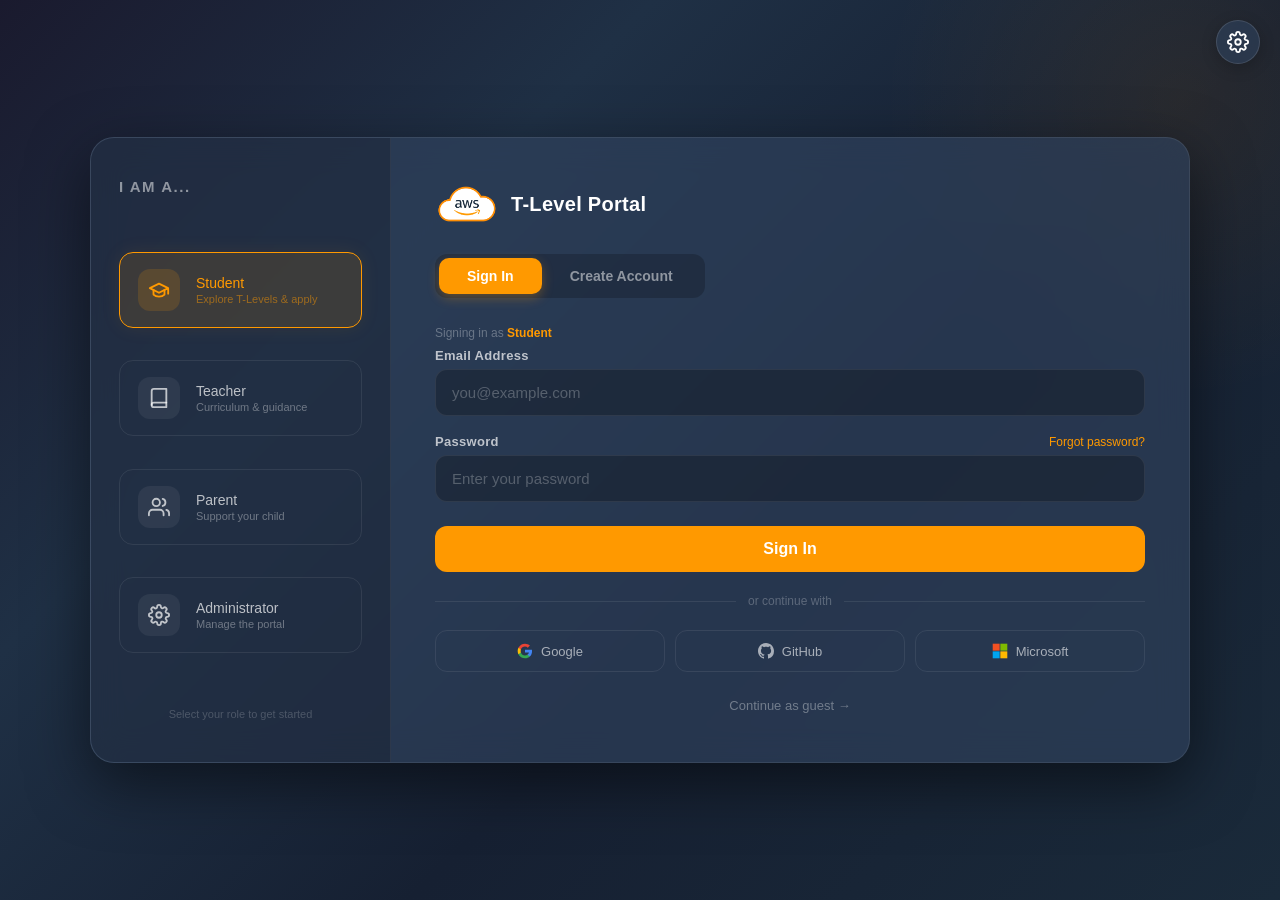
<file: index.html>
<!DOCTYPE html>
<html lang="en">
<head>
        <script>
/*
     * Amazon T-Level Hub — Shared Icon Library
     * -----------------------------------------
     * Replaces the site's old emoji icons (✕ 🔍 🏛️ 📄 🎓 💻 📖 ☁️ 🚀 👤 📊 💼
     * 🎯 💬 👋 ⚠️ 🏥 🔬 🌐 ✓ etc.) with a single shared SVG sprite, in the same
     * outline style already used for the course icons (24x24, 2px stroke,
     * square caps/joins, colour via currentColor).
     *
     * The sprite is embedded inline below (not fetched from icons.svg) so it
     * keeps working when pages are opened directly from disk. assets/icons.svg
     * is kept as the canonical, human-editable source — if you change an icon,
     * edit icons.svg first, then copy the <symbol> block(s) into ICON_SPRITE
     * here so the two stay in sync.
     *
     * Usage:
     *   1) Static HTML:      <i data-icon="search"></i>
     *                         <i data-icon="check" data-size="16" data-color="#ff9900"></i>
     *      icons.js auto-replaces every [data-icon] element on DOMContentLoaded,
     *      and again whenever refreshIcons() is called (for content you build
     *      dynamically after that, e.g. innerHTML re-renders).
     *
     *   2) From JavaScript:  el.innerHTML = Icon('rocket', { size: 16 });
     *      Useful when building HTML strings/template literals at runtime
     *      (e.g. resource link lists in resources.html).
     */
    
    const ICON_SPRITE = `<svg xmlns="http://www.w3.org/2000/svg" style="display:none" aria-hidden="true">
    
      <symbol id="icon-close" viewBox="0 0 24 24">
        <line x1="18" y1="6" x2="6" y2="18"/>
        <line x1="6" y1="6" x2="18" y2="18"/>
      </symbol>
    
      <symbol id="icon-search" viewBox="0 0 24 24">
        <circle cx="11" cy="11" r="8"/>
        <line x1="21" y1="21" x2="16.65" y2="16.65"/>
      </symbol>
    
      <symbol id="icon-bank" viewBox="0 0 24 24">
        <polygon points="12 3 2 9 22 9"/>
        <line x1="4" y1="9" x2="4" y2="19"/>
        <line x1="8" y1="9" x2="8" y2="19"/>
        <line x1="16" y1="9" x2="16" y2="19"/>
        <line x1="20" y1="9" x2="20" y2="19"/>
        <line x1="2" y1="22" x2="22" y2="22"/>
      </symbol>
    
      <symbol id="icon-file" viewBox="0 0 24 24">
        <path d="M14 2H6a2 2 0 0 0-2 2v16a2 2 0 0 0 2 2h12a2 2 0 0 0 2-2V8z"/>
        <polyline points="14 2 14 8 20 8"/>
        <line x1="8" y1="13" x2="16" y2="13"/>
        <line x1="8" y1="17" x2="16" y2="17"/>
      </symbol>
    
      <symbol id="icon-graduation-cap" viewBox="0 0 24 24">
        <path d="M22 10v6M2 10l10-5 10 5-10 5z"/>
        <path d="M6 12v5c3 3 9 3 12 0v-5"/>
      </symbol>
    
      <symbol id="icon-monitor" viewBox="0 0 24 24">
        <rect x="2" y="3" width="20" height="14" rx="0"/>
        <polyline points="8 21 12 17 16 21"/>
        <line x1="2" y1="17" x2="22" y2="17"/>
      </symbol>
    
      <symbol id="icon-book" viewBox="0 0 24 24">
        <path d="M2 3h6a4 4 0 0 1 4 4v14a3 3 0 0 0-3-3H2z"/>
        <path d="M22 3h-6a4 4 0 0 0-4 4v14a3 3 0 0 1 3-3h7z"/>
      </symbol>
    
      <symbol id="icon-cloud" viewBox="0 0 24 24">
        <path d="M18 10h-1.26A8 8 0 1 0 9 20h9a5 5 0 0 0 0-10z"/>
      </symbol>
    
      <symbol id="icon-rocket" viewBox="0 0 24 24">
        <path d="M12 15l-3-3a22 22 0 0 1 2-3.95A12.88 12.88 0 0 1 22 2c0 2.72-.78 7.5-6 11a22.35 22.35 0 0 1-4 2z"/>
        <path d="M9 12H4s.55-3.03 2-4c1.62-1.08 5 0 5 0"/>
        <path d="M12 15v5s3.03-.55 4-2c1.08-1.62 0-5 0-5"/>
        <path d="M4.5 16.5c-1.5 1.26-2 5-2 5s3.74-.5 5-2"/>
      </symbol>
    
      <symbol id="icon-user" viewBox="0 0 24 24">
        <circle cx="12" cy="8" r="4"/>
        <path d="M4 21v-1a8 8 0 0 1 16 0v1"/>
      </symbol>
    
      <symbol id="icon-bar-chart" viewBox="0 0 24 24">
        <line x1="18" y1="20" x2="18" y2="10"/>
        <line x1="12" y1="20" x2="12" y2="4"/>
        <line x1="6" y1="20" x2="6" y2="14"/>
        <line x1="2" y1="20" x2="22" y2="20"/>
      </symbol>
    
      <symbol id="icon-briefcase" viewBox="0 0 24 24">
        <rect x="2" y="7" width="20" height="14" rx="0"/>
        <path d="M16 7V5a2 2 0 0 0-2-2h-4a2 2 0 0 0-2 2v2"/>
        <line x1="12" y1="12" x2="12" y2="16"/>
        <line x1="10" y1="14" x2="14" y2="14"/>
      </symbol>
    
      <symbol id="icon-target" viewBox="0 0 24 24">
        <circle cx="12" cy="12" r="10"/>
        <circle cx="12" cy="12" r="6"/>
        <circle cx="12" cy="12" r="2"/>
      </symbol>
    
      <symbol id="icon-message-circle" viewBox="0 0 24 24">
        <path d="M21 15a2 2 0 0 1-2 2H7l-4 4V5a2 2 0 0 1 2-2h14a2 2 0 0 1 2 2z"/>
      </symbol>
    
      <symbol id="icon-wave" viewBox="0 0 24 24">
        <path d="M8 13V6a2 2 0 0 1 4 0v6"/>
        <path d="M12 12V4a2 2 0 0 1 4 0v8"/>
        <path d="M16 12.5V7a2 2 0 0 1 4 0v7c0 4-2.5 7-7 7h-1c-4 0-5.5-1-7-4l-2.3-4.5a1.7 1.7 0 0 1 .7-2.3 1.7 1.7 0 0 1 2.2.5L8 13"/>
      </symbol>
    
      <symbol id="icon-alert-triangle" viewBox="0 0 24 24">
        <path d="M10.29 3.86L1.82 18a2 2 0 0 0 1.71 3h16.94a2 2 0 0 0 1.71-3L13.71 3.86a2 2 0 0 0-3.42 0z"/>
        <line x1="12" y1="9" x2="12" y2="13"/>
        <line x1="12" y1="17" x2="12.01" y2="17"/>
      </symbol>
    
      <symbol id="icon-hospital" viewBox="0 0 24 24">
        <rect x="4" y="2" width="16" height="20" rx="0"/>
        <line x1="12" y1="8" x2="12" y2="14"/>
        <line x1="9" y1="11" x2="15" y2="11"/>
      </symbol>
    
      <symbol id="icon-flask" viewBox="0 0 24 24">
        <path d="M9 2v6l-5 9a2 2 0 0 0 1.74 3h12.52A2 2 0 0 0 20 17l-5-9V2"/>
        <line x1="8.5" y1="2" x2="15.5" y2="2"/>
        <line x1="7" y1="16" x2="17" y2="16"/>
      </symbol>
    
      <symbol id="icon-globe" viewBox="0 0 24 24">
        <circle cx="12" cy="12" r="10"/>
        <line x1="2" y1="12" x2="22" y2="12"/>
        <path d="M12 2a15.3 15.3 0 0 1 4 10 15.3 15.3 0 0 1-4 10 15.3 15.3 0 0 1-4-10 15.3 15.3 0 0 1 4-10z"/>
      </symbol>
    
      <symbol id="icon-check" viewBox="0 0 24 24">
        <polyline points="20 6 9 17 4 12"/>
      </symbol>
    
      <symbol id="icon-dot" viewBox="0 0 24 24">
        <circle cx="12" cy="12" r="8"/>
      </symbol>
    
      <symbol id="icon-arrow-right" viewBox="0 0 24 24">
        <line x1="4" y1="12" x2="20" y2="12"/>
        <polyline points="13 5 20 12 13 19"/>
      </symbol>
    
      <symbol id="icon-arrow-left" viewBox="0 0 24 24">
        <line x1="20" y1="12" x2="4" y2="12"/>
        <polyline points="11 5 4 12 11 19"/>
      </symbol>
    
      <symbol id="icon-arrow-up-right" viewBox="0 0 24 24">
        <line x1="7" y1="17" x2="17" y2="7"/>
        <polyline points="7 7 17 7 17 17"/>
      </symbol>
    
      <symbol id="icon-sun" viewBox="0 0 24 24">
        <circle cx="12" cy="12" r="5"/>
        <line x1="12" y1="1" x2="12" y2="3"/>
        <line x1="12" y1="21" x2="12" y2="23"/>
        <line x1="4.22" y1="4.22" x2="5.64" y2="5.64"/>
        <line x1="18.36" y1="18.36" x2="19.78" y2="19.78"/>
        <line x1="1" y1="12" x2="3" y2="12"/>
        <line x1="21" y1="12" x2="23" y2="12"/>
        <line x1="4.22" y1="19.78" x2="5.64" y2="18.36"/>
        <line x1="18.36" y1="5.64" x2="19.78" y2="4.22"/>
      </symbol>
    
      <symbol id="icon-moon" viewBox="0 0 24 24">
        <path d="M21 12.79A9 9 0 1 1 11.21 3 7 7 0 0 0 21 12.79z"/>
      </symbol>
    
      <symbol id="icon-star" viewBox="0 0 24 24">
        <polygon points="12 2 15.09 8.26 22 9.27 17 14.14 18.18 21.02 12 17.77 5.82 21.02 7 14.14 2 9.27 8.91 8.26 12 2"/>
      </symbol>
    
      <symbol id="icon-thumbs-up" viewBox="0 0 24 24">
        <path d="M7 11v10H4a1 1 0 0 1-1-1v-8a1 1 0 0 1 1-1z"/>
        <path d="M7 11l4-8a2 2 0 0 1 2 2v5h6a2 2 0 0 1 2 2l-1.5 7a2 2 0 0 1-2 2H10a3 3 0 0 1-3-3z"/>
      </symbol>
    
      <symbol id="icon-thumbs-down" viewBox="0 0 24 24">
        <path d="M17 13V3h3a1 1 0 0 1 1 1v8a1 1 0 0 1-1 1z"/>
        <path d="M17 13l-4 8a2 2 0 0 1-2-2v-5H5a2 2 0 0 1-2-2l1.5-7a2 2 0 0 1 2-2H14a3 3 0 0 1 3 3z"/>
      </symbol>
    
    </svg>`;
    
    (function injectSprite() {
        function inject() {
            if (document.getElementById('shared-icon-sprite')) return;
            const wrap = document.createElement('div');
            wrap.id = 'shared-icon-sprite';
            wrap.style.display = 'none';
            wrap.innerHTML = ICON_SPRITE;
            document.body.insertAdjacentElement('afterbegin', wrap);
        }
        if (document.body) inject();
        else document.addEventListener('DOMContentLoaded', inject);
    })();
    
    /**
     * Build an inline <svg> string referencing a sprite symbol.
     * @param {string} name - icon name, e.g. "search" (symbol id is "icon-search")
     * @param {object} [opts]
     * @param {number|string} [opts.size=20] - width & height in px
     * @param {string} [opts.color='currentColor'] - stroke colour
     * @param {string} [opts.fill='none'] - fill colour
     * @param {string} [opts.className=''] - extra class names
     */
    function Icon(name, opts) {
        opts = opts || {};
        const size = opts.size || 20;
        const color = opts.color || 'currentColor';
        const fill = opts.fill || 'none';
        const cls = 'icon' + (opts.className ? ' ' + opts.className : '');
        return '<svg class="' + cls + '" width="' + size + '" height="' + size +
            '" viewBox="0 0 24 24" fill="' + fill + '" stroke="' + color +
            '" stroke-width="2" stroke-linecap="square" stroke-linejoin="miter" aria-hidden="true">' +
            '<use href="#icon-' + name + '"></use></svg>';
    }
    
    /** Replace every [data-icon] element's content with its SVG icon. */
    function refreshIcons(root) {
        const scope = root || document;
        scope.querySelectorAll('[data-icon]').forEach(function (el) {
            const name = el.getAttribute('data-icon');
            if (!name) return;
            el.innerHTML = Icon(name, {
                size: el.getAttribute('data-size') || undefined,
                color: el.getAttribute('data-color') || undefined,
                fill: el.getAttribute('data-fill') || undefined,
                className: el.getAttribute('data-icon-class') || undefined,
            });
            el.removeAttribute('data-icon-rendered-pending');
        });
    }
    
    document.addEventListener('DOMContentLoaded', function () {
        refreshIcons();
    });
    
    </script>
<meta charset="UTF-8">
<meta name="viewport" content="width=device-width, initial-scale=1.0">
<title>AWS School Portal</title>

<script>
// ===== SESSION GATE — redirect to login if not authenticated =====
(function() {
    if (localStorage.getItem('session-token') !== 'true') {
        window.location.replace('login.html');
    }
})();
</script>

<link rel="stylesheet" href="style.css">
<style>
/* Shift chatbot bubble and panel further right to avoid content overlap */
.chatbot-toggle {
    right: 28px !important;
    bottom: 28px !important;
}
.chatbot-panel {
    right: 28px !important;
}

/* === VIDEO BACKGROUND CARDS SECTION === */
section.cards {
    position: relative;
    overflow: hidden;
    isolation: isolate;
    min-height: 500px;
    display: flex !important;
    flex-direction: row !important;
    justify-content: center !important;
    align-items: center !important;
    flex-wrap: nowrap !important;
    gap: 30px !important;
    padding: 80px 50px 50px 50px !important;
}

.cards-video-bg {
    position: absolute;
    inset: 0;
    width: 100%;
    height: 100%;
    object-fit: cover;
    z-index: 0;
}

.cards-video-overlay {
    position: absolute;
    inset: 0;
    background: rgba(0, 0, 0, 0.35);
    z-index: 1;
}

section.cards .card {
    position: relative;
    z-index: 2;
    flex-shrink: 0 !important;
    width: 220px !important;
    max-width: 220px !important;
    background: rgba(35, 55, 80, 0.55);
    backdrop-filter: blur(8px);
    -webkit-backdrop-filter: blur(8px);
    border: 1px solid rgba(255, 255, 255, 0.1);
    box-shadow: 0 8px 32px rgba(0, 0, 0, 0.4);
}

/* ===== HIGH CONTRAST OVERRIDES ===== */
body.high-contrast section.cards .card {
    background: #000000 !important;
    border: 2px solid #ffff00 !important;
    backdrop-filter: none !important;
    -webkit-backdrop-filter: none !important;
    box-shadow: none !important;
}
body.high-contrast .info-section[style*="display:flex"] {
    background: #000000 !important;
    border-bottom: 2px solid #ffff00 !important;
    color: #ffffff !important;
    opacity: 1 !important;
    transform: none !important;
    transition: none !important;
}
body.high-contrast .info-section[style*="display:flex"] h2 { color: #ffff00 !important; }
body.high-contrast .info-section[style*="display:flex"] video { display: none !important; }
body.high-contrast .info-section[style*="display:flex"] div[style*="border-radius"] {
    background: #111111 !important;
    border: 2px solid #ffff00 !important;
    min-height: 100px !important;
}
body.high-contrast .info-section[style*="display:flex"] .info-text { color: #ffffff !important; }
body.high-contrast .info-section[style*="display:flex"] .info-text u { text-decoration-color: #ffff00 !important; }
body.high-contrast .footer-aws-logo { filter: brightness(0) invert(1) !important; }
body.high-contrast .footer-routes .footer-col h4 { color: #ffff00 !important; }
body.high-contrast .footer-routes .footer-col p { color: #ffffff !important; }
body.high-contrast .footer-legal a { color: #ffff00 !important; }
body.high-contrast .footer-legal p { color: #cccccc !important; }

/* ===== COURSE SIDE PANEL ===== */
.side-panel-overlay {
    display: none;
    position: fixed;
    inset: 0;
    background: rgba(0, 0, 0, 0);
    z-index: 1500;
    transition: background 0.4s cubic-bezier(0.4, 0, 0.2, 1);
}
.side-panel-overlay.active {
    display: block;
    background: rgba(0, 0, 0, 0.5);
}

.side-panel {
    position: fixed;
    top: 0;
    right: 0;
    width: 48%;
    height: 100%;
    background: #1a2738;
    z-index: 1600;
    overflow-y: auto;
    box-shadow: -8px 0 40px rgba(0, 0, 0, 0.6);
    transform: translateX(105%);
    transition: transform 0.45s cubic-bezier(0.4, 0, 0.2, 1);
    will-change: transform;
}
.side-panel.open {
    transform: translateX(0);
}

.side-panel-header {
    display: flex;
    justify-content: space-between;
    align-items: center;
    padding: 20px 26px;
    background: #243348;
    border-bottom: 2px solid #146eb4;
    position: sticky;
    top: 0;
    z-index: 10;
}
.side-panel-header h2 {
    font-size: 16px;
    color: #ffffff;
    margin: 0;
    line-height: 1.4;
    font-weight: 700;
}
.side-panel-close {
    background: none;
    border: none;
    color: #a8b8cc;
    font-size: 26px;
    cursor: pointer;
    line-height: 1;
    padding: 2px 6px;
    border-radius: 6px;
    transition: background 0.2s, color 0.2s;
    flex-shrink: 0;
}
.side-panel-close:hover {
    color: #ffffff;
    background: rgba(255, 255, 255, 0.1);
}

.side-panel-body { padding: 22px 26px 32px; }

.sp-tag {
    display: inline-block;
    background: rgba(20, 110, 180, 0.18);
    color: #5aaee8;
    border: 1px solid rgba(20, 110, 180, 0.35);
    border-radius: 20px;
    padding: 3px 12px;
    font-size: 11px;
    font-weight: 700;
    letter-spacing: .6px;
    text-transform: uppercase;
    margin-bottom: 12px;
}
.sp-desc {
    font-size: 14px;
    color: #a8b8cc;
    line-height: 1.7;
    margin-bottom: 20px;
}
.sp-stats {
    display: grid;
    grid-template-columns: repeat(2, 1fr);
    gap: 10px;
    margin-bottom: 22px;
}
.sp-stat {
    background: #243348;
    border-radius: 10px;
    padding: 14px 12px;
    text-align: center;
    border: 1px solid rgba(255, 255, 255, 0.07);
}
.sp-stat .v {
    font-size: 20px;
    font-weight: 700;
    color: #5aaee8;
}
.sp-stat .l {
    font-size: 11px;
    color: #7a8a9a;
    margin-top: 4px;
}
.sp-section { margin-bottom: 18px; }
.sp-section h3 {
    font-size: 12px;
    color: #7a8a9a;
    margin-bottom: 10px;
    padding-bottom: 8px;
    border-bottom: 1px solid rgba(255, 255, 255, 0.07);
    text-transform: uppercase;
    letter-spacing: .8px;
    font-weight: 700;
}
.sp-link {
    display: flex;
    align-items: center;
    gap: 10px;
    padding: 10px 13px;
    background: #243348;
    border-radius: 8px;
    margin-bottom: 7px;
    text-decoration: none;
    color: #c0d0e0;
    font-size: 13px;
    border: 1px solid rgba(255, 255, 255, 0.06);
    transition: border-color 0.2s, color 0.2s, transform 0.15s;
}
.sp-link:hover {
    border-color: rgba(20, 110, 180, 0.45);
    color: #ffffff;
    transform: translateX(3px);
}
.sp-link.highlight {
    border-color: rgba(20, 110, 180, 0.3);
    background: rgba(20, 110, 180, 0.08);
}
.sp-link .li { font-size: 15px; flex-shrink: 0; }
.sp-link .ll { flex: 1; line-height: 1.4; }
.sp-link .la { color: #5a6a7a; font-size: 12px; }

.sp-actions { display: flex; flex-direction: column; gap: 10px; margin-top: 6px; }
.sp-apply-btn {
    display: flex;
    align-items: center;
    gap: 10px;
    background: #146eb4;
    color: #ffffff;
    border: none;
    border-radius: 8px;
    padding: 13px 18px;
    font-size: 14px;
    font-weight: 700;
    cursor: pointer;
    text-decoration: none;
    transition: background 0.2s, transform 0.15s;
}
.sp-apply-btn:hover {
    background: #0f5a96;
    transform: translateY(-1px);
}
.sp-apply-btn.secondary {
    background: #243348;
    border: 1px solid rgba(255, 255, 255, 0.12);
}
.sp-apply-btn.secondary:hover {
    background: #2d3f56;
}

@media (max-width: 700px) {
    .side-panel { width: 100%; }
}

/* Light theme overrides */
body.light-theme .side-panel {
    background: linear-gradient(135deg, #f8e8ff 0%, #ffe8f0 30%, #e8f0ff 70%, #f0f8ff 100%);
    background-attachment: fixed;
    box-shadow: -8px 0 40px rgba(0,0,0,0.12);
}
body.light-theme .side-panel-header {
    background: rgba(255,255,255,0.75);
    backdrop-filter: blur(8px);
    -webkit-backdrop-filter: blur(8px);
    border-bottom: 1px solid rgba(255,255,255,0.9);
}
body.light-theme .side-panel-header h2 { color: #232f3e; }
body.light-theme .side-panel-close { color: #7a8a9a; }
body.light-theme .side-panel-close:hover { color: #232f3e; background: rgba(35,47,62,0.08); }
body.light-theme .sp-tag {
    background: rgba(255,255,255,0.6);
    color: #232f3e;
    border-color: rgba(35,47,62,0.25);
}
body.light-theme .sp-desc { color: #444444; }
body.light-theme .sp-stat {
    background: rgba(255,255,255,0.75);
    border-color: rgba(255,255,255,0.9);
}
body.light-theme .sp-stat .v { color: #232f3e; }
body.light-theme .sp-stat .l { color: #7a8a9a; }
body.light-theme .sp-section h3 {
    color: #7a8a9a;
    border-bottom-color: rgba(35,47,62,0.1);
}
body.light-theme .sp-link {
    background: rgba(255,255,255,0.75);
    color: #232f3e;
    border-color: rgba(255,255,255,0.9);
}
body.light-theme .sp-link:hover {
    border-color: rgba(35,47,62,0.4);
    color: #232f3e;
    box-shadow: 0 4px 12px rgba(35,47,62,0.12);
    transform: translateX(3px);
}
body.light-theme .sp-link.highlight {
    background: rgba(255,255,255,0.85);
    border-color: rgba(35,47,62,0.3);
}
body.light-theme .sp-link .la { color: #aabbcc; }
body.light-theme .sp-apply-btn {
    background: #232f3e;
    color: #ffffff;
}
body.light-theme .sp-apply-btn:hover { background: #1a252f; }
body.light-theme .sp-apply-btn.secondary {
    background: rgba(255,255,255,0.75);
    color: #232f3e;
    border: 1px solid rgba(35,47,62,0.25);
}
body.light-theme .sp-apply-btn.secondary:hover {
    background: rgba(255,255,255,0.95);
    border-color: rgba(35,47,62,0.4);
    box-shadow: 0 4px 12px rgba(35,47,62,0.12);
}


</style>
</head>
<body>

<!-- TOP NAV -->
<div class="sticky-nav">

    <header class="top-nav">

        <div class="logo" style="cursor:pointer;" onclick="window.scrollTo({top:0,behavior:'smooth'})">
            <img src="Amazon-Web-Services-AWS-Logo.png" alt="AWS">
            <span class="site-title">Amazon T-Level Hub</span>
        </div>

        <nav>
            <a href="#" id="homeBtn" data-i18n="home">Home</a>
            <a href="application.html" data-i18n="apply">Application</a>
            <a href="resources.html" data-i18n="resources">Resources</a>
            <a href="chat.html">Discuss</a>
            <a href="#" id="settingsBtn" data-i18n="settings">Settings</a>
            <a href="#" id="contactsBtn" data-i18n="contacts">Contacts</a>
            <a href="backend/admin/" id="adminNavBtn" style="display:none;">Admin</a>
        </nav>
        <script>
        (function () {
            // Admin nav link only appears for users signed in with the
            // Administrator role. This just reveals the link — the real
            // access control happens at backend/admin/ (separate login,
            // bcrypt password check, server-side session tokens).
            var role = localStorage.getItem('selected-role');
            var loggedIn = localStorage.getItem('session-token');
            var btn = document.getElementById('adminNavBtn');
            if (btn && loggedIn && role === 'administrator') {
                btn.style.display = '';
            }
        })();
        </script>
        
    </header>

<div class="category-bar-wrapper">
    <section class="category-bar">
        <a href="#students" data-i18n="students">Students</a>
        <a href="#teachers" data-i18n="teachers">Teachers & Schools</a>
        <a href="#parents" data-i18n="parents">Parents & Guardians</a>
        <a href="#accessibility" data-i18n="accessibility">Accessibility</a>
        <a href="#administration" data-i18n="administration">Administration</a>
    </section>
</div>
    
</div>

<!-- CARDS -->
<section class="cards">
<video class="cards-video-bg" autoplay muted loop playsinline>
    <source src="hero-bg.mp4" type="video/mp4">
</video>
<div class="cards-video-overlay"></div>

    <div class="card">
        <h3 data-i18n="tlevelCourses">T-Level Courses</h3>
        <p data-i18n="cardDescCourses">
            Explore available T-Level qualifications,
            course content and progression pathways.
        </p>
    
        <button onclick="scrollToSection('courses')" data-i18n="learnMore">
            Learn More
        </button>
    </div>

    <div class="card">
        <h3 data-i18n="industryPlacements">Industry Placements</h3>
        <p data-i18n="cardDescPlacements">
            Discover current placement opportunities
            and gain valuable workplace experience.
        </p>

        <button onclick="scrollToSection('placements')" data-i18n="learnMore">
            Learn More
        </button>
    </div>

    <div class="card">
        <h3 data-i18n="careerOpportunities">Career Opportunities</h3>
        <p data-i18n="cardDescCareers">
            Learn about careers available after
            completing your chosen T-Level.
        </p>

        <button onclick="scrollToSection('careers')" data-i18n="learnMore">
            Learn More
        </button>
    </div>

</section>

<section id="courses" class="info-section">

    <h2 data-i18n="tlevelCourses">T-Level Courses</h2>

    <input
        type="text"
        id="courseSearch"
        placeholder="Search T-Level courses..."
        class="search-box"
        data-i18n-placeholder="searchPlaceholder"
    >

    <div class="course-layout">
        <div id="courseResults">
            <div class="course-item" onclick="openCoursePanel('Digital Production, Design and Development', this)" data-i18n="courseDigitalProd">Digital Production, Design and Development</div>
            <div class="course-item" onclick="openCoursePanel('Digital Support Services', this)" data-i18n="courseDigitalSupport">Digital Support Services</div>
            <div class="course-item" onclick="openCoursePanel('Digital Business Services', this)" data-i18n="courseDigitalBusiness">Digital Business Services</div>
            <div class="course-item" onclick="openCoursePanel('Education and Childcare', this)" data-i18n="courseEducation">Education and Childcare</div>
            <div class="course-item" onclick="openCoursePanel('Health', this)" data-i18n="courseHealth">Health</div>
            <div class="course-item" onclick="openCoursePanel('Healthcare Science', this)" data-i18n="courseHealthcareScience">Healthcare Science</div>
            <div class="course-item" onclick="openCoursePanel('Building Services Engineering', this)" data-i18n="courseBuildingServices">Building Services Engineering</div>
            <div class="course-item" onclick="openCoursePanel('Design, Surveying and Planning', this)" data-i18n="courseDesignSurveying">Design, Surveying and Planning</div>
            <div class="course-item" onclick="openCoursePanel('Accounting', this)" data-i18n="courseAccounting">Accounting</div>
            <div class="course-item" onclick="openCoursePanel('Finance', this)" data-i18n="courseFinance">Finance</div>
        </div>

        <div class="inline-panel" id="inlinePanel">
            <div class="inline-panel-header">
                <h3 id="inlinePanelTitle">Course Info</h3>
                <button class="inline-panel-close" onclick="closeCoursePanel()" aria-label="Close course details">×</button>
            </div>
            <div class="inline-panel-body" id="inlinePanelBody"></div>
        </div>
    </div>

</section>

<section id="placements" class="info-section">

    <h2 data-i18n="industryPlacements">Industry Placements</h2>

    <div class="placement-grid">

        <div class="placement-card">
            <h3 data-i18n="placementCloudTitle">AWS Cloud Support Placement</h3>
            <p data-i18n="placementCloudDesc">Gain experience supporting cloud infrastructure and AWS services.</p>
            <span data-i18n="placementCloudLocation">Location: London</span>
        </div>

        <div class="placement-card">
            <h3 data-i18n="placementDevTitle">Junior Software Developer</h3>
            <p data-i18n="placementDevDesc">Work with development teams building real-world applications.</p>
            <span data-i18n="placementDevLocation">Location: Manchester</span>
        </div>

        <div class="placement-card">
            <h3 data-i18n="placementCyberTitle">Cyber Security Assistant</h3>
            <p data-i18n="placementCyberDesc">Learn about security monitoring and threat detection.</p>
            <span data-i18n="placementCyberLocation">Location: Birmingham</span>
        </div>

        <div class="placement-card">
            <h3 data-i18n="placementHelpdeskTitle">IT Helpdesk Technician</h3>
            <p data-i18n="placementHelpdeskDesc">Support users and maintain IT systems.</p>
            <span data-i18n="placementHelpdeskLocation">Location: Leeds</span>
        </div>

    </div>

</section>

<section id="careers" class="info-section">

    <h2 data-i18n="careerOpportunities">Career Opportunities</h2>

    <div class="career-grid">

        <div class="career-card">
            <h3 data-i18n="careerSoftwareTitle">Software Developer</h3>
            <p data-i18n="careerSoftwareSalary">Average Salary: £30,000 - £60,000</p>
            <p data-i18n="careerSoftwareTlevel">Relevant T-Level: Digital Production, Design & Development</p>
        </div>

        <div class="career-card">
            <h3 data-i18n="careerCloudTitle">Cloud Engineer</h3>
            <p data-i18n="careerCloudSalary">Average Salary: £35,000 - £70,000</p>
            <p data-i18n="careerCloudTlevel">Relevant T-Level: Digital Support Services</p>
        </div>

        <div class="career-card">
            <h3 data-i18n="careerCyberTitle">Cyber Security Analyst</h3>
            <p data-i18n="careerCyberSalary">Average Salary: £35,000 - £65,000</p>
            <p data-i18n="careerCyberTlevel">Relevant T-Level: Digital Business Services</p>
        </div>

        <div class="career-card">
            <h3 data-i18n="careerTeachingTitle">Teaching Assistant</h3>
            <p data-i18n="careerTeachingSalary">Average Salary: £20,000 - £30,000</p>
            <p data-i18n="careerTeachingTlevel">Relevant T-Level: Education & Childcare</p>
        </div>

        <div class="career-card">
            <h3 data-i18n="careerHealthcareTitle">Healthcare Assistant</h3>
            <p data-i18n="careerHealthcareSalary">Average Salary: £22,000 - £35,000</p>
            <p data-i18n="careerHealthcareTlevel">Relevant T-Level: Health</p>
        </div>

        <div class="career-card">
            <h3 data-i18n="careerLabTitle">Laboratory Technician</h3>
            <p data-i18n="careerLabSalary">Average Salary: £25,000 - £40,000</p>
            <p data-i18n="careerLabTlevel">Relevant T-Level: Healthcare Science</p>
        </div>

    </div>

</section>

<!-- INFORMATION SECTIONS -->
<section id="students" class="info-section" style="display:flex; align-items:center; gap:80px; padding:200px 80px 120px 80px;">
    <div style="flex:1; min-width:0;">
        <h2 data-i18n="headingStudents" style="font-size:36px; margin-bottom:25px; color:#ff9900; max-width:800px;">Students</h2>
        <p class="info-text" data-i18n-html="textStudents">
            T-Levels are a new kind of qualification from England that combine
            classroom learning with a <u>substantial industry placement</u>,
            giving students <u>real workplace experience</u> long before they
            graduate. For German students used to systems like the Abitur or
            vocational Ausbildung, T-Levels offer a similar blend of practical
            and academic learning, but with a <u>direct route into UK industries</u>
            such as digital technology, healthcare, construction, and engineering.
            This section helps students explore which T-Level pathway matches
            their interests, see what a typical placement looks like, and
            understand how the qualification could <u>open doors to study or
            work opportunities in the UK</u>.
        </p>
    </div>
    <div style="flex:1; min-width:0; position:relative; border-radius:16px; overflow:hidden; min-height:340px; box-shadow:0 8px 32px rgba(0,0,0,0.4);">
        <video autoplay muted loop playsinline style="width:100%; height:100%; object-fit:cover; display:block; filter:brightness(0.75);">
            <source src="students.mp4" type="video/mp4">
        </video>
    </div>
</section>

<section id="teachers" class="info-section" style="display:flex; align-items:center; gap:80px; padding:200px 80px 120px 80px;">
    <div style="flex:1; min-width:0; position:relative; border-radius:16px; overflow:hidden; min-height:340px; box-shadow:0 8px 32px rgba(0,0,0,0.4);">
        <video autoplay muted loop playsinline style="width:100%; height:100%; object-fit:cover; display:block; filter:brightness(0.75);">
            <source src="teachers.mp4" type="video/mp4">
        </video>
    </div>
    <div style="flex:1; min-width:0;">
        <h2 data-i18n="headingTeachers" style="font-size:36px; margin-bottom:25px; color:#ff9900;">Teachers & Schools</h2>
        <p class="info-text" data-i18n-html="textTeachers">
            This section is designed for German schools and educators who may be
            advising students on <u>international study options</u> for the first
            time. It provides curriculum outlines, comparisons between T-Levels
            and familiar German qualifications, and practical guidance on how
            schools can support students interested in applying. Teachers will
            also find resources to help explain the <u>placement structure</u>
            to students and parents, along with information on how schools can
            establish a relationship as a <u>recognized partner institution</u>.
        </p>
    </div>
</section>

<section id="parents" class="info-section" style="display:flex; align-items:center; gap:80px; padding:200px 80px 120px 80px;">
    <div style="flex:1; min-width:0;">
        <h2 data-i18n="headingParents" style="font-size:36px; margin-bottom:25px; color:#ff9900;">Parents & Guardians</h2>
        <p class="info-text" data-i18n-html="textParents">
            Many German parents will not have encountered T-Levels before, so
            this section focuses on building trust and clarity around what the
            qualification involves, how it's recognized, and what kind of
            support structure exists around a placement abroad. It explains
            practical concerns such as <u>safeguarding</u>, <u>supervision during
            industry placements</u>, and how progress is communicated back to
            families, helping parents feel confident that their child is entering
            a <u>well-structured and supported program</u> rather than an
            unfamiliar gap-year alternative.
        </p>
    </div>
    <div style="flex:1; min-width:0; position:relative; border-radius:16px; overflow:hidden; min-height:340px; box-shadow:0 8px 32px rgba(0,0,0,0.4);">
        <video autoplay muted loop playsinline style="width:100%; height:100%; object-fit:cover; display:block; filter:brightness(0.75);">
            <source src="parents&guardians.mp4" type="video/mp4">
        </video>
    </div>
</section>

<section id="accessibility" class="info-section">
    <h2 data-i18n="headingAccessibility">Accessibility</h2>
    <p class="info-text" data-i18n-html="textAccessibility">
        Since this portal serves an international audience navigating an
        unfamiliar education system, accessibility features are built in to
        remove language and usability barriers from the start. This includes
        a <u>German-language toggle</u> so families can read everything in
        their native language, <u>adjustable font sizing</u> for visual
        comfort, <u>high-contrast display options</u>, and screen-reader-friendly
        navigation. The goal is to make sure no student or parent is excluded
        from understanding their options simply because the system is new or
        the interface wasn't designed with them in mind.
    </p>
</section>

<section id="administration" class="info-section">
    <h2 data-i18n="headingAdministration">Administration</h2>
    <p class="info-text" data-i18n-html="textAdministration">
        This section is intended for Amazon staff responsible for running
        and maintaining the T-Level portal rather than for students, parents,
        or schools. From here, administrators can <u>manage website content</u>,
        updating course listings, placement opportunities, and translated
        text as the program grows. Administrators can also <u>access submitted
        forms</u>, reviewing applications, placement enquiries, and contact
        requests as they come in from students, parents, and partner schools.
        Finally, administrators can <u>generate reports</u> summarizing
        engagement, placement uptake, and course interest, giving the team
        visibility into how the program is performing across Germany and
        where outreach efforts may need to be adjusted.
    </p>
</section>

<footer class="site-footer">

    <div class="footer-links">

        <div class="footer-col">
            <h4 data-i18n="footerGetToKnow">Get to Know T-Levels</h4>
            <a href="#" data-i18n="footerAbout">About T-Levels</a>
            <a href="#" data-i18n="footerWhyChoose">Why Choose T-Levels</a>
            <a href="#" data-i18n="footerSuccess">Success Stories</a>
            <a href="#" data-i18n="footerNews">News & Updates</a>
        </div>

        <div class="footer-col">
            <h4 data-i18n="footerForSchools">For Schools & Teachers</h4>
            <a href="#" data-i18n="footerPartner">Partner With Us</a>
            <a href="#" data-i18n="footerCurriculum">Curriculum Resources</a>
            <a href="#" data-i18n="footerSchoolVisit">Book a School Visit</a>
            <a href="#" data-i18n="footerToolkit">Teacher Toolkit</a>
        </div>

        <div class="footer-col">
            <h4 data-i18n="footerPlacements">Industry Placements</h4>
            <a href="#" data-i18n="footerPlacementPartner">Become a Placement Partner</a>
            <a href="#" data-i18n="footerGuidelines">Placement Guidelines</a>
            <a href="#" data-i18n="footerEmployerStories">Employer Success Stories</a>
            <a href="#" data-i18n="footerFunding">Funding & Incentives</a>
        </div>

        <div class="footer-col">
            <h4 data-i18n="footerSupport">Support</h4>
            <a href="#" data-i18n="footerFAQs">FAQs</a>
            <a href="#" data-i18n="footerAppGuide">Application Guide</a>
            <a href="#" data-i18n="footerAdvisor">Contact an Advisor</a>
            <a href="#" data-i18n="footerHelp">Help Centre</a>
        </div>

    </div>

    <div class="footer-brand-bar">
        <img src="Amazon-Web-Services-AWS-Logo.png" alt="AWS" class="footer-aws-logo">
        <div class="footer-logo" data-i18n="footerPortal">T-Level Portal</div>
    
        <div class="footer-selectors">
            <select id="footerLangSelect" aria-label="Language">
                <option value="en">English</option>
                <option value="de">Deutsch</option>
                <option value="hi">हिन्दी</option>
                <option value="es">Español</option>
                <option value="ar">العربية</option>
            </select>
    
            <select aria-label="Region">
                <option>Germany</option>
                <option>United Kingdom</option>
            </select>
        </div>
    </div>

    <div class="footer-routes">
        <div class="footer-col"><h4 data-i18n="footerDigital">Digital</h4><p data-i18n="footerDigitalDesc">Software, data & infrastructure</p></div>
        <div class="footer-col"><h4 data-i18n="footerConstruction">Construction</h4><p data-i18n="footerConstructionDesc">Design, surveying & building services</p></div>
        <div class="footer-col"><h4 data-i18n="footerHealthScience">Health & Science</h4><p data-i18n="footerHealthScienceDesc">Healthcare & laboratory routes</p></div>
        <div class="footer-col"><h4 data-i18n="footerEngineering">Engineering</h4><p data-i18n="footerEngineeringDesc">Manufacturing & control</p></div>
        <div class="footer-col"><h4 data-i18n="footerBusiness">Business</h4><p data-i18n="footerBusinessDesc">Management & administration</p></div>
        <div class="footer-col"><h4 data-i18n="footerEducationChildcare">Education & Childcare</h4><p data-i18n="footerEducationChildcareDesc">Early years & teaching support</p></div>
        <div class="footer-col"><h4 data-i18n="footerLegalFinance">Legal & Finance</h4><p data-i18n="footerLegalFinanceDesc">Accounting & legal services</p></div>
    </div>

    <div class="footer-legal">
        <a href="#" data-i18n="footerConditions">Conditions of Use</a>
        <a href="#" data-i18n="footerPrivacy">Privacy Notice</a>
        <a href="#" data-i18n="footerAccessibility">Accessibility Statement</a>
        <p data-i18n="footerCopyright">© 2026 T-Level Portal. For guidance only — not an official government resource.</p>
    </div>

</footer>
<!-- ===== CHATBOT ===== -->
<div class="chatbot-toggle" id="chatbotToggle" title="Ask a question">
    <svg viewBox="0 0 24 24" width="28" height="28" fill="white">
        <path d="M20 2H4c-1.1 0-2 .9-2 2v18l4-4h14c1.1 0 2-.9 2-2V4c0-1.1-.9-2-2-2zm0 14H5.17L4 17.17V4h16v12z"/>
        <path d="M7 9h2v2H7zm4 0h2v2h-2zm4 0h2v2h-2z"/>
    </svg>
</div>

<div class="chatbot-panel" id="chatbotPanel">
    <div class="chatbot-header">
        <span class="chatbot-title" data-i18n="chatbotTitle">T-Level Assistant</span>
        <button id="chatbotClose">&times;</button>
    </div>
    <div class="chatbot-messages" id="chatbotMessages">
        <div class="chatbot-message bot" id="chatbotWelcomeMessage" data-i18n="chatbotWelcome">
            Hello! I'm the T-Level assistant. Ask me anything about T-Level courses, industry placements, careers, applications, and more.
        </div>
        <div id="quickReplies" style="display:flex;flex-direction:column;gap:8px;padding:0 20px 12px;"></div>
    </div>
    <div class="chatbot-input-area">
        <input type="text" id="chatbotInput" placeholder="Type your question..." autocomplete="off" data-i18n-placeholder="chatbotInputPlaceholder">
        <button id="chatbotSend" title="Send">
            <svg viewBox="0 0 24 24" width="20" height="20" fill="white">
                <path d="M2.01 21L23 12 2.01 3 2 10l15 2-15 2z"/>
            </svg>
        </button>
    </div>
</div>

<!-- ===== SETTINGS MODAL ===== -->
<div class="modal-overlay" id="settingsOverlay">
    <div class="modal-box">

        <div class="modal-header">
            <h2 data-i18n="settingsTitle">Settings</h2>
            <button class="modal-close" id="closeSettings">&times;</button>
        </div>

        <div class="modal-section">
            <h3 data-i18n="settingsLanguage">Language</h3>
            <select id="languageSelect">
                <option value="en">English</option>
                <option value="de">Deutsch</option>
                <option value="hi">हिन्दी</option>
                <option value="es">Español</option>
                <option value="ar">العربية</option>
            </select>
        </div>

        <div class="modal-section">
            <h3 data-i18n="settingsFontSize">Font Size</h3>
            <div class="font-controls">
                <button id="fontDecrease">−</button>
                <button id="fontReset" data-i18n="settingsFontReset">Reset</button>
                <button id="fontIncrease">+</button>
            </div>
        </div>

        <div class="modal-section">
            <h3 data-i18n="settingsAccessibility">Accessibility</h3>
            <label class="toggle-row">
                <input type="checkbox" id="highContrastToggle">
                <span data-i18n="settingsHighContrast">High contrast mode</span>
            </label>
            <label class="toggle-row">
                <input type="checkbox" id="underlineLinksToggle">
                <span data-i18n="settingsUnderlineLinks">Underline all links</span>
            </label>
            <label class="toggle-row">
                <input type="checkbox" id="reduceMotionToggle">
                <span data-i18n="settingsReduceMotion">Reduce motion/animations</span>
            </label>
            <label class="toggle-row">
                <input type="checkbox" id="lightThemeToggle">
                <span>Light theme</span>
            </label>
        </div>

    </div>
</div>

<div class="modal-overlay" id="contactsOverlay">
    <div class="modal-box">

        <div class="modal-header">
            <h2 id="contactsModalTitle">Contact Us</h2>
            <button class="modal-close" id="closeContacts">&times;</button>
        </div>

        <!-- Tab switcher -->
        <div style="display:flex;gap:0;margin-bottom:20px;background:rgba(0,0,0,0.06);border-radius:10px;padding:4px;width:fit-content;">
            <button id="tabContact" onclick="switchContactTab('contact')" style="padding:8px 22px;border:none;border-radius:8px;font-size:14px;font-weight:600;cursor:pointer;background:#232f3e;color:#fff;transition:.2s;font-family:Arial,sans-serif;">Contact Us</button>
            <button id="tabFeedback" onclick="switchContactTab('feedback')" style="padding:8px 22px;border:none;border-radius:8px;font-size:14px;font-weight:600;cursor:pointer;background:transparent;color:rgba(0,0,0,0.4);transition:.2s;font-family:Arial,sans-serif;">Feedback</button>
        </div>

        <!-- Contact Form -->
        <div id="contactForm">
            <div class="modal-section">
                <label>Email Address</label>
                <input type="email" id="contactEmail" placeholder="Enter your email address">
            </div>
            <div class="modal-section">
                <label>Subject</label>
                <input type="text" id="contactSubject" placeholder="What is your question about?">
            </div>
            <div class="modal-section">
                <label>Message</label>
                <textarea id="contactMessage" rows="5" placeholder="Ask a question about T-Levels, industry placements, career pathways, applications, or support..."></textarea>
            </div>
            <div class="modal-section">
                <button id="sendContactMessage">Submit Enquiry</button>
            </div>
        </div>

        <!-- Feedback Form -->
        <div id="feedbackForm" style="display:none;">
            <div class="modal-section">
                <label>Your Name</label>
                <input type="text" id="feedbackName" placeholder="Enter your name">
            </div>
            <div class="modal-section">
                <label>Email Address</label>
                <input type="email" id="feedbackEmail" placeholder="Enter your email address">
            </div>
            <div class="modal-section">
                <label>Is this positive or negative feedback?</label>
                <div style="display:flex;gap:10px;">
                    <button type="button" id="feedbackTypeGood" onclick="setFeedbackType('good')" style="flex:1;padding:12px;border-radius:8px;border:2px solid #ccc;background:transparent;color:inherit;font-size:15px;font-weight:600;cursor:pointer;transition:.2s;font-family:Arial,sans-serif;display:flex;align-items:center;justify-content:center;gap:8px;"><i data-icon="thumbs-up" data-size="18"></i> Good</button>
                    <button type="button" id="feedbackTypeBad" onclick="setFeedbackType('bad')" style="flex:1;padding:12px;border-radius:8px;border:2px solid #ccc;background:transparent;color:inherit;font-size:15px;font-weight:600;cursor:pointer;transition:.2s;font-family:Arial,sans-serif;display:flex;align-items:center;justify-content:center;gap:8px;"><i data-icon="thumbs-down" data-size="18"></i> Bad</button>
                </div>
            </div>
            <div class="modal-section">
                <label>What's this about?</label>
                <select id="feedbackTopic" style="width:100%;padding:12px;border-radius:8px;border:1px solid #ccc;font-size:15px;">
                    <option value="">Select an option...</option>
                    <option>Reporting an issue / bug</option>
                    <option>Something I'm enjoying</option>
                    <option>Suggestion for improvement</option>
                    <option>Accessibility feedback</option>
                    <option>General feedback</option>
                    <option>Other</option>
                </select>
            </div>
            <div class="modal-section">
                <label>Your Feedback</label>
                <textarea id="feedbackMessage" rows="5" placeholder="Tell us what you think about the portal, what works well, or what could be improved..."></textarea>
            </div>
            <div class="modal-section">
                <button id="sendFeedbackMessage">Submit Feedback</button>
            </div>
        </div>

    </div>
</div>

<script src="script.js"></script>

<script>
function setFeedbackType(type) {
    window.selectedFeedbackType = type;
    var goodBtn = document.getElementById('feedbackTypeGood');
    var badBtn = document.getElementById('feedbackTypeBad');
    var isGood = type === 'good';
    goodBtn.style.background = isGood ? '#067d62' : 'transparent';
    goodBtn.style.color = isGood ? '#fff' : 'inherit';
    goodBtn.style.borderColor = isGood ? '#067d62' : '#ccc';
    badBtn.style.background = !isGood ? '#c40000' : 'transparent';
    badBtn.style.color = !isGood ? '#fff' : 'inherit';
    badBtn.style.borderColor = !isGood ? '#c40000' : '#ccc';
}

function switchContactTab(tab) {
    var isContact = tab === 'contact';
    document.getElementById('contactForm').style.display = isContact ? 'block' : 'none';
    document.getElementById('feedbackForm').style.display = isContact ? 'none' : 'block';
    document.getElementById('contactsModalTitle').textContent = isContact ? 'Contact Us' : 'Feedback';
    document.getElementById('tabContact').style.background = isContact ? '#232f3e' : 'transparent';
    document.getElementById('tabContact').style.color = isContact ? '#fff' : 'rgba(0,0,0,0.4)';
    document.getElementById('tabFeedback').style.background = isContact ? 'transparent' : '#232f3e';
    document.getElementById('tabFeedback').style.color = isContact ? 'rgba(0,0,0,0.4)' : '#fff';
}
</script>

</body>
</html>
</file>
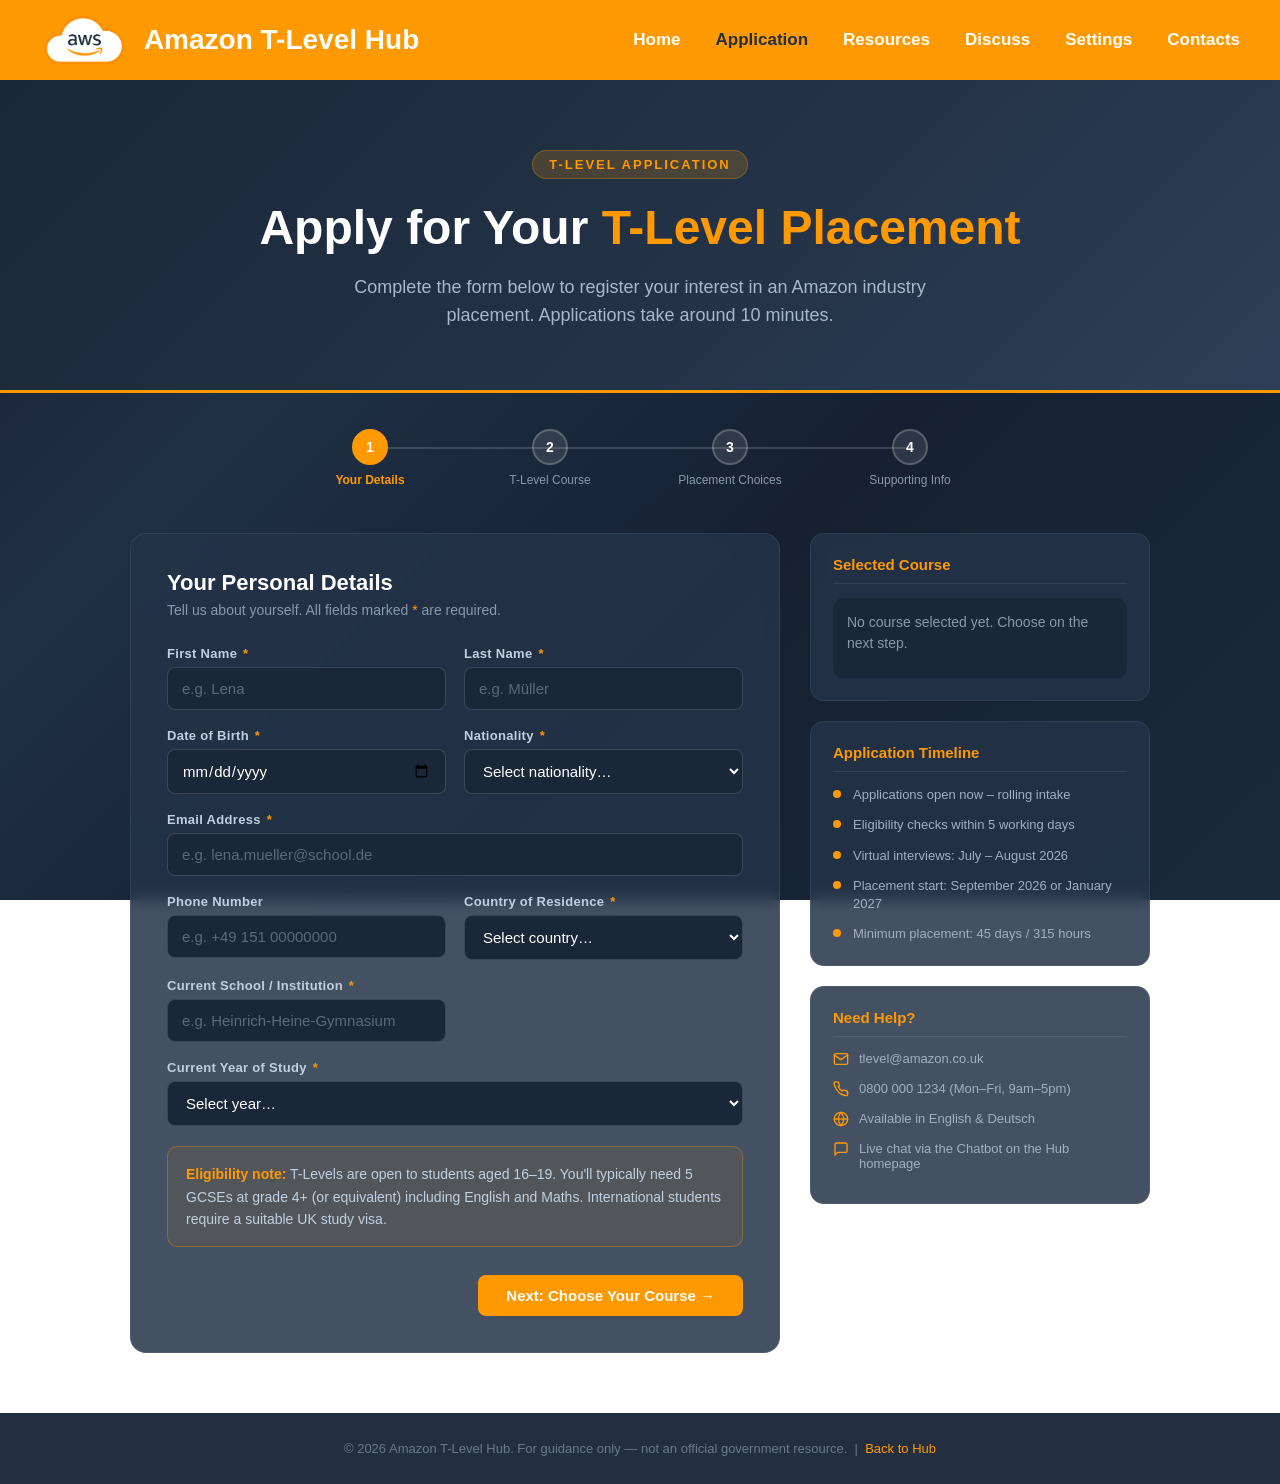
<file: application.html>
<!DOCTYPE html>
<html lang="en">
<head>
        <script>
/*
     * Amazon T-Level Hub — Shared Icon Library
     * -----------------------------------------
     * Replaces the site's old emoji icons (✕ 🔍 🏛️ 📄 🎓 💻 📖 ☁️ 🚀 👤 📊 💼
     * 🎯 💬 👋 ⚠️ 🏥 🔬 🌐 ✓ etc.) with a single shared SVG sprite, in the same
     * outline style already used for the course icons (24x24, 2px stroke,
     * square caps/joins, colour via currentColor).
     *
     * The sprite is embedded inline below (not fetched from icons.svg) so it
     * keeps working when pages are opened directly from disk. assets/icons.svg
     * is kept as the canonical, human-editable source — if you change an icon,
     * edit icons.svg first, then copy the <symbol> block(s) into ICON_SPRITE
     * here so the two stay in sync.
     *
     * Usage:
     *   1) Static HTML:      <i data-icon="search"></i>
     *                         <i data-icon="check" data-size="16" data-color="#ff9900"></i>
     *      icons.js auto-replaces every [data-icon] element on DOMContentLoaded,
     *      and again whenever refreshIcons() is called (for content you build
     *      dynamically after that, e.g. innerHTML re-renders).
     *
     *   2) From JavaScript:  el.innerHTML = Icon('rocket', { size: 16 });
     *      Useful when building HTML strings/template literals at runtime
     *      (e.g. resource link lists in resources.html).
     */
    
    const ICON_SPRITE = `<svg xmlns="http://www.w3.org/2000/svg" style="display:none" aria-hidden="true">
    
      <symbol id="icon-close" viewBox="0 0 24 24">
        <line x1="18" y1="6" x2="6" y2="18"/>
        <line x1="6" y1="6" x2="18" y2="18"/>
      </symbol>
    
      <symbol id="icon-search" viewBox="0 0 24 24">
        <circle cx="11" cy="11" r="8"/>
        <line x1="21" y1="21" x2="16.65" y2="16.65"/>
      </symbol>
    
      <symbol id="icon-bank" viewBox="0 0 24 24">
        <polygon points="12 3 2 9 22 9"/>
        <line x1="4" y1="9" x2="4" y2="19"/>
        <line x1="8" y1="9" x2="8" y2="19"/>
        <line x1="16" y1="9" x2="16" y2="19"/>
        <line x1="20" y1="9" x2="20" y2="19"/>
        <line x1="2" y1="22" x2="22" y2="22"/>
      </symbol>
    
      <symbol id="icon-file" viewBox="0 0 24 24">
        <path d="M14 2H6a2 2 0 0 0-2 2v16a2 2 0 0 0 2 2h12a2 2 0 0 0 2-2V8z"/>
        <polyline points="14 2 14 8 20 8"/>
        <line x1="8" y1="13" x2="16" y2="13"/>
        <line x1="8" y1="17" x2="16" y2="17"/>
      </symbol>
    
      <symbol id="icon-graduation-cap" viewBox="0 0 24 24">
        <path d="M22 10v6M2 10l10-5 10 5-10 5z"/>
        <path d="M6 12v5c3 3 9 3 12 0v-5"/>
      </symbol>
    
      <symbol id="icon-monitor" viewBox="0 0 24 24">
        <rect x="2" y="3" width="20" height="14" rx="0"/>
        <polyline points="8 21 12 17 16 21"/>
        <line x1="2" y1="17" x2="22" y2="17"/>
      </symbol>
    
      <symbol id="icon-book" viewBox="0 0 24 24">
        <path d="M2 3h6a4 4 0 0 1 4 4v14a3 3 0 0 0-3-3H2z"/>
        <path d="M22 3h-6a4 4 0 0 0-4 4v14a3 3 0 0 1 3-3h7z"/>
      </symbol>
    
      <symbol id="icon-cloud" viewBox="0 0 24 24">
        <path d="M18 10h-1.26A8 8 0 1 0 9 20h9a5 5 0 0 0 0-10z"/>
      </symbol>
    
      <symbol id="icon-rocket" viewBox="0 0 24 24">
        <path d="M12 15l-3-3a22 22 0 0 1 2-3.95A12.88 12.88 0 0 1 22 2c0 2.72-.78 7.5-6 11a22.35 22.35 0 0 1-4 2z"/>
        <path d="M9 12H4s.55-3.03 2-4c1.62-1.08 5 0 5 0"/>
        <path d="M12 15v5s3.03-.55 4-2c1.08-1.62 0-5 0-5"/>
        <path d="M4.5 16.5c-1.5 1.26-2 5-2 5s3.74-.5 5-2"/>
      </symbol>
    
      <symbol id="icon-user" viewBox="0 0 24 24">
        <circle cx="12" cy="8" r="4"/>
        <path d="M4 21v-1a8 8 0 0 1 16 0v1"/>
      </symbol>
    
      <symbol id="icon-bar-chart" viewBox="0 0 24 24">
        <line x1="18" y1="20" x2="18" y2="10"/>
        <line x1="12" y1="20" x2="12" y2="4"/>
        <line x1="6" y1="20" x2="6" y2="14"/>
        <line x1="2" y1="20" x2="22" y2="20"/>
      </symbol>
    
      <symbol id="icon-briefcase" viewBox="0 0 24 24">
        <rect x="2" y="7" width="20" height="14" rx="0"/>
        <path d="M16 7V5a2 2 0 0 0-2-2h-4a2 2 0 0 0-2 2v2"/>
        <line x1="12" y1="12" x2="12" y2="16"/>
        <line x1="10" y1="14" x2="14" y2="14"/>
      </symbol>
    
      <symbol id="icon-target" viewBox="0 0 24 24">
        <circle cx="12" cy="12" r="10"/>
        <circle cx="12" cy="12" r="6"/>
        <circle cx="12" cy="12" r="2"/>
      </symbol>
    
      <symbol id="icon-message-circle" viewBox="0 0 24 24">
        <path d="M21 15a2 2 0 0 1-2 2H7l-4 4V5a2 2 0 0 1 2-2h14a2 2 0 0 1 2 2z"/>
      </symbol>
    
      <symbol id="icon-wave" viewBox="0 0 24 24">
        <path d="M8 13V6a2 2 0 0 1 4 0v6"/>
        <path d="M12 12V4a2 2 0 0 1 4 0v8"/>
        <path d="M16 12.5V7a2 2 0 0 1 4 0v7c0 4-2.5 7-7 7h-1c-4 0-5.5-1-7-4l-2.3-4.5a1.7 1.7 0 0 1 .7-2.3 1.7 1.7 0 0 1 2.2.5L8 13"/>
      </symbol>
    
      <symbol id="icon-alert-triangle" viewBox="0 0 24 24">
        <path d="M10.29 3.86L1.82 18a2 2 0 0 0 1.71 3h16.94a2 2 0 0 0 1.71-3L13.71 3.86a2 2 0 0 0-3.42 0z"/>
        <line x1="12" y1="9" x2="12" y2="13"/>
        <line x1="12" y1="17" x2="12.01" y2="17"/>
      </symbol>
    
      <symbol id="icon-hospital" viewBox="0 0 24 24">
        <rect x="4" y="2" width="16" height="20" rx="0"/>
        <line x1="12" y1="8" x2="12" y2="14"/>
        <line x1="9" y1="11" x2="15" y2="11"/>
      </symbol>
    
      <symbol id="icon-flask" viewBox="0 0 24 24">
        <path d="M9 2v6l-5 9a2 2 0 0 0 1.74 3h12.52A2 2 0 0 0 20 17l-5-9V2"/>
        <line x1="8.5" y1="2" x2="15.5" y2="2"/>
        <line x1="7" y1="16" x2="17" y2="16"/>
      </symbol>
    
      <symbol id="icon-globe" viewBox="0 0 24 24">
        <circle cx="12" cy="12" r="10"/>
        <line x1="2" y1="12" x2="22" y2="12"/>
        <path d="M12 2a15.3 15.3 0 0 1 4 10 15.3 15.3 0 0 1-4 10 15.3 15.3 0 0 1-4-10 15.3 15.3 0 0 1 4-10z"/>
      </symbol>
    
      <symbol id="icon-check" viewBox="0 0 24 24">
        <polyline points="20 6 9 17 4 12"/>
      </symbol>
    
      <symbol id="icon-dot" viewBox="0 0 24 24">
        <circle cx="12" cy="12" r="8"/>
      </symbol>
    
      <symbol id="icon-arrow-right" viewBox="0 0 24 24">
        <line x1="4" y1="12" x2="20" y2="12"/>
        <polyline points="13 5 20 12 13 19"/>
      </symbol>
    
      <symbol id="icon-arrow-left" viewBox="0 0 24 24">
        <line x1="20" y1="12" x2="4" y2="12"/>
        <polyline points="11 5 4 12 11 19"/>
      </symbol>
    
      <symbol id="icon-arrow-up-right" viewBox="0 0 24 24">
        <line x1="7" y1="17" x2="17" y2="7"/>
        <polyline points="7 7 17 7 17 17"/>
      </symbol>
    
      <symbol id="icon-sun" viewBox="0 0 24 24">
        <circle cx="12" cy="12" r="5"/>
        <line x1="12" y1="1" x2="12" y2="3"/>
        <line x1="12" y1="21" x2="12" y2="23"/>
        <line x1="4.22" y1="4.22" x2="5.64" y2="5.64"/>
        <line x1="18.36" y1="18.36" x2="19.78" y2="19.78"/>
        <line x1="1" y1="12" x2="3" y2="12"/>
        <line x1="21" y1="12" x2="23" y2="12"/>
        <line x1="4.22" y1="19.78" x2="5.64" y2="18.36"/>
        <line x1="18.36" y1="5.64" x2="19.78" y2="4.22"/>
      </symbol>
    
      <symbol id="icon-moon" viewBox="0 0 24 24">
        <path d="M21 12.79A9 9 0 1 1 11.21 3 7 7 0 0 0 21 12.79z"/>
      </symbol>
    
      <symbol id="icon-star" viewBox="0 0 24 24">
        <polygon points="12 2 15.09 8.26 22 9.27 17 14.14 18.18 21.02 12 17.77 5.82 21.02 7 14.14 2 9.27 8.91 8.26 12 2"/>
      </symbol>
    
    </svg>`;
    
    (function injectSprite() {
        function inject() {
            if (document.getElementById('shared-icon-sprite')) return;
            const wrap = document.createElement('div');
            wrap.id = 'shared-icon-sprite';
            wrap.style.display = 'none';
            wrap.innerHTML = ICON_SPRITE;
            document.body.insertAdjacentElement('afterbegin', wrap);
        }
        if (document.body) inject();
        else document.addEventListener('DOMContentLoaded', inject);
    })();
    
    /**
     * Build an inline <svg> string referencing a sprite symbol.
     * @param {string} name - icon name, e.g. "search" (symbol id is "icon-search")
     * @param {object} [opts]
     * @param {number|string} [opts.size=20] - width & height in px
     * @param {string} [opts.color='currentColor'] - stroke colour
     * @param {string} [opts.fill='none'] - fill colour
     * @param {string} [opts.className=''] - extra class names
     */
    function Icon(name, opts) {
        opts = opts || {};
        const size = opts.size || 20;
        const color = opts.color || 'currentColor';
        const fill = opts.fill || 'none';
        const cls = 'icon' + (opts.className ? ' ' + opts.className : '');
        return '<svg class="' + cls + '" width="' + size + '" height="' + size +
            '" viewBox="0 0 24 24" fill="' + fill + '" stroke="' + color +
            '" stroke-width="2" stroke-linecap="square" stroke-linejoin="miter" aria-hidden="true">' +
            '<use href="#icon-' + name + '"></use></svg>';
    }
    
    /** Replace every [data-icon] element's content with its SVG icon. */
    function refreshIcons(root) {
        const scope = root || document;
        scope.querySelectorAll('[data-icon]').forEach(function (el) {
            const name = el.getAttribute('data-icon');
            if (!name) return;
            el.innerHTML = Icon(name, {
                size: el.getAttribute('data-size') || undefined,
                color: el.getAttribute('data-color') || undefined,
                fill: el.getAttribute('data-fill') || undefined,
                className: el.getAttribute('data-icon-class') || undefined,
            });
            el.removeAttribute('data-icon-rendered-pending');
        });
    }
    
    document.addEventListener('DOMContentLoaded', function () {
        refreshIcons();
    });
    
    </script>
<meta charset="UTF-8">
<meta name="viewport" content="width=device-width, initial-scale=1.0">
<title>Apply – Amazon T-Level Hub</title>
<style>
:root {
    --aws-orange: #ff9900;
    --aws-navy: #232f3e;
    --aws-blue: #146eb4;
    --aws-light: #f2f3f3;
    --aws-gray: #d5dbdb;
    --aws-mid: #30435f;
    --aws-dark: #1f3045;
}

*, *::before, *::after { margin: 0; padding: 0; box-sizing: border-box; }

html { scroll-behavior: smooth; scroll-padding-top: 85px; font-size: 100%; }

body {
    font-family: Arial, sans-serif;
    background: var(--aws-dark);
    color: white;
    min-height: 100vh;
}

/* NAV */
.top-nav {
    background: var(--aws-orange);
    display: flex;
    justify-content: space-between;
    align-items: center;
    padding: 15px 40px;
    position: sticky;
    top: 0;
    z-index: 1000;
}

.logo { display: flex; align-items: center; gap: 15px; }
.logo img { height: 50px; width: auto; }
.site-title { font-size: 28px; font-weight: 700; color: white; }

.top-nav nav { display: flex; align-items: center; gap: 35px; }
.top-nav nav a {
    color: white;
    text-decoration: none;
    font-size: 17px;
    font-weight: 600;
    transition: .3s;
}
.top-nav nav a:hover, .top-nav nav a.active { color: var(--aws-navy); }

/* HERO */
.hero {
    background: linear-gradient(135deg, #1a2738 0%, #243348 60%, #2d3f56 100%);
    padding: 70px 40px 60px;
    text-align: center;
    border-bottom: 3px solid var(--aws-orange);
}

.hero-tag {
    display: inline-block;
    background: rgba(255,153,0,.18);
    color: var(--aws-orange);
    font-size: 13px;
    font-weight: 700;
    letter-spacing: 2px;
    text-transform: uppercase;
    padding: 6px 16px;
    border-radius: 30px;
    margin-bottom: 20px;
    border: 1px solid rgba(255,153,0,.3);
}

.hero h1 {
    font-size: clamp(28px, 5vw, 48px);
    font-weight: 700;
    line-height: 1.2;
    margin-bottom: 16px;
}

.hero h1 span { color: var(--aws-orange); }

.hero p {
    font-size: 18px;
    color: #a8b8cc;
    max-width: 640px;
    margin: 0 auto;
    line-height: 1.6;
}

/* STEPS BAR */
.steps-bar {
    display: flex;
    justify-content: center;
    align-items: center;
    gap: 0;
    padding: 36px 40px;
    max-width: 800px;
    margin: 0 auto;
}

.step {
    display: flex;
    flex-direction: column;
    align-items: center;
    gap: 8px;
    flex: 1;
    position: relative;
}

.step:not(:last-child)::after {
    content: '';
    position: absolute;
    top: 18px;
    left: 50%;
    width: 100%;
    height: 2px;
    background: rgba(255,255,255,.15);
    z-index: 0;
}

.step.done:not(:last-child)::after { background: var(--aws-orange); }

.step-num {
    width: 36px;
    height: 36px;
    border-radius: 50%;
    background: rgba(255,255,255,.1);
    border: 2px solid rgba(255,255,255,.2);
    display: flex;
    align-items: center;
    justify-content: center;
    font-weight: 700;
    font-size: 14px;
    position: relative;
    z-index: 1;
    transition: .3s;
}

.step.active .step-num {
    background: var(--aws-orange);
    border-color: var(--aws-orange);
    color: white;
}

.step.done .step-num {
    background: #2e7d32;
    border-color: #2e7d32;
    color: white;
}

.step-label {
    font-size: 12px;
    color: #8899aa;
    text-align: center;
    white-space: nowrap;
}

.step.active .step-label { color: var(--aws-orange); font-weight: 600; }

/* FORM LAYOUT */
.form-layout {
    display: grid;
    grid-template-columns: 1fr 340px;
    gap: 30px;
    max-width: 1100px;
    margin: 0 auto;
    padding: 10px 40px 60px;
}

@media (max-width: 900px) {
    .form-layout { grid-template-columns: 1fr; }
    .sidebar { order: -1; }
}

/* FORM PAGES */
.form-page { display: none; }
.form-page.active { display: block; }

.form-card {
    background: #243348;
    border-radius: 16px;
    padding: 36px;
    border: 1px solid rgba(255,255,255,.07);
}

.form-card h2 {
    font-size: 22px;
    margin-bottom: 6px;
    color: white;
}

.form-card .section-desc {
    color: #8899aa;
    font-size: 14px;
    margin-bottom: 28px;
}

.form-grid {
    display: grid;
    grid-template-columns: 1fr 1fr;
    gap: 18px;
}

@media (max-width: 600px) { .form-grid { grid-template-columns: 1fr; } }

.field { display: flex; flex-direction: column; gap: 6px; }
.field.full { grid-column: 1 / -1; }

.field label {
    font-size: 13px;
    font-weight: 600;
    color: #c0d0e0;
    letter-spacing: .3px;
}

.field label .req { color: var(--aws-orange); margin-left: 2px; }

.field input,
.field select,
.field textarea {
    background: #1a2738;
    border: 1px solid rgba(255,255,255,.15);
    border-radius: 8px;
    padding: 12px 14px;
    color: white;
    font-size: 15px;
    transition: border-color .2s;
    outline: none;
    width: 100%;
    font-family: Arial, sans-serif;
}

.field input::placeholder,
.field textarea::placeholder { color: #5a6a7a; }

.field input:focus,
.field select:focus,
.field textarea:focus {
    border-color: var(--aws-orange);
    box-shadow: 0 0 0 3px rgba(255,153,0,.12);
}

.field select option { background: #1a2738; }

.field textarea { resize: vertical; min-height: 100px; }

/* COURSE SELECTOR */
.course-grid {
    display: grid;
    grid-template-columns: 1fr 1fr;
    gap: 12px;
    margin-top: 6px;
}

@media (max-width: 600px) { .course-grid { grid-template-columns: 1fr; } }

.course-option { display: none; }

.course-option + label {
    display: flex;
    align-items: flex-start;
    gap: 12px;
    background: #1a2738;
    border: 2px solid rgba(255,255,255,.1);
    border-radius: 10px;
    padding: 14px;
    cursor: pointer;
    transition: .2s;
}

.course-option + label:hover { border-color: rgba(255,153,0,.4); }
.course-option:checked + label { border-color: var(--aws-orange); background: rgba(255,153,0,.08); }

.course-icon {
    font-size: 22px;
    flex-shrink: 0;
    margin-top: 1px;
}

.course-info { flex: 1; }
.course-name { font-size: 13px; font-weight: 700; color: white; line-height: 1.3; }
.course-sector { font-size: 11px; color: #7a8a9a; margin-top: 3px; }

/* CHECKBOXES */
.checkbox-group { display: flex; flex-direction: column; gap: 12px; margin-top: 6px; }

.check-row {
    display: flex;
    align-items: center;
    gap: 12px;
    font-size: 14px;
    color: #c0d0e0;
    cursor: pointer;
}

.check-row input[type="checkbox"] {
    width: 18px;
    height: 18px;
    accent-color: var(--aws-orange);
    flex-shrink: 0;
    cursor: pointer;
}

/* ELIGIBILITY NOTICE */
.eligibility-box {
    background: rgba(255,153,0,.08);
    border: 1px solid rgba(255,153,0,.3);
    border-radius: 10px;
    padding: 16px 18px;
    margin-top: 20px;
    font-size: 14px;
    line-height: 1.6;
    color: #c0d0e0;
}

.eligibility-box strong { color: var(--aws-orange); }

/* NAV BUTTONS */
.form-nav {
    display: flex;
    justify-content: space-between;
    align-items: center;
    margin-top: 28px;
    gap: 12px;
}

.btn {
    padding: 12px 28px;
    border-radius: 8px;
    font-size: 15px;
    font-weight: 600;
    cursor: pointer;
    border: none;
    transition: .2s;
}

.btn-primary {
    background: var(--aws-orange);
    color: white;
}

.btn-primary:hover { background: #e68a00; transform: translateY(-1px); }

.btn-secondary {
    background: transparent;
    color: #8899aa;
    border: 1px solid rgba(255,255,255,.15);
}

.btn-secondary:hover { color: white; border-color: rgba(255,255,255,.3); }

/* SIDEBAR */
.sidebar { display: flex; flex-direction: column; gap: 20px; }

.sidebar-card {
    background: #243348;
    border-radius: 14px;
    padding: 22px;
    border: 1px solid rgba(255,255,255,.07);
}

.sidebar-card h3 {
    font-size: 15px;
    font-weight: 700;
    color: var(--aws-orange);
    margin-bottom: 14px;
    padding-bottom: 10px;
    border-bottom: 1px solid rgba(255,255,255,.08);
}

.course-preview {
    background: #1a2738;
    border-radius: 10px;
    padding: 14px;
    min-height: 80px;
    font-size: 14px;
    color: #8899aa;
    line-height: 1.5;
    transition: .3s;
}

.course-preview.has-content { color: #c0d0e0; }

.course-preview strong { color: var(--aws-orange); display: block; margin-bottom: 6px; font-size: 15px; }

.timeline-list { list-style: none; display: flex; flex-direction: column; gap: 12px; }

.timeline-list li {
    display: flex;
    gap: 12px;
    font-size: 13px;
    color: #a0b0c0;
    line-height: 1.4;
}

.timeline-dot {
    width: 8px;
    height: 8px;
    border-radius: 50%;
    background: var(--aws-orange);
    flex-shrink: 0;
    margin-top: 4px;
}

.contact-item {
    display: flex;
    gap: 10px;
    font-size: 13px;
    color: #a0b0c0;
    margin-bottom: 10px;
    align-items: flex-start;
}

.contact-icon { font-size: 16px; flex-shrink: 0; }

/* SUCCESS */
.success-screen {
    display: none;
    text-align: center;
    padding: 60px 20px;
}

.success-screen.active { display: block; }

.success-icon {
    width: 80px;
    height: 80px;
    background: rgba(46,125,50,.2);
    border: 3px solid #4caf50;
    border-radius: 50%;
    display: flex;
    align-items: center;
    justify-content: center;
    margin: 0 auto 24px;
    font-size: 36px;
}

.success-screen h2 { font-size: 28px; margin-bottom: 12px; }
.success-screen p { color: #8899aa; font-size: 16px; max-width: 440px; margin: 0 auto 28px; line-height: 1.6; }

.ref-box {
    display: inline-block;
    background: rgba(255,153,0,.1);
    border: 1px solid rgba(255,153,0,.3);
    border-radius: 8px;
    padding: 10px 20px;
    font-family: monospace;
    font-size: 18px;
    color: var(--aws-orange);
    letter-spacing: 2px;
    margin-bottom: 30px;
}

.next-steps {
    text-align: left;
    background: #243348;
    border-radius: 12px;
    padding: 24px;
    max-width: 480px;
    margin: 0 auto;
}

.next-steps h3 { color: var(--aws-orange); margin-bottom: 14px; font-size: 16px; }

.next-steps li {
    color: #a0b0c0;
    font-size: 14px;
    margin-bottom: 8px;
    margin-left: 18px;
    line-height: 1.5;
}

/* FOOTER */
.site-footer {
    background: var(--aws-navy);
    text-align: center;
    padding: 28px;
    font-size: 13px;
    color: #6a7a8a;
}

.site-footer a { color: var(--aws-orange); text-decoration: none; }

/* Validation */
.field.error input,
.field.error select,
.field.error textarea { border-color: #e53935; }
.field .error-msg { font-size: 12px; color: #ef9a9a; margin-top: 2px; display: none; }
.field.error .error-msg { display: block; }

/* ===== LIGHT THEME ===== */
body.light-theme {
    background: linear-gradient(135deg, #f8e8ff 0%, #ffe8f0 30%, #e8f0ff 70%, #f0f8ff 100%) !important;
    background-attachment: fixed !important;
    color: #232f3e !important;
}

body.light-theme .top-nav {
    background: #232f3e !important;
}

body.light-theme .top-nav nav a {
    color: #ffffff !important;
}

body.light-theme .top-nav nav a:hover {
    color: #b0b8c1 !important;
}

body.light-theme .hero {
    background: transparent !important;
    border-bottom: 3px solid #232f3e !important;
}

body.light-theme .hero h1 { color: #232f3e !important; }
body.light-theme .hero h1 span { color: #232f3e !important; }
body.light-theme .hero p { color: #444444 !important; }
body.light-theme .hero-tag {
    background: rgba(35,47,62,0.1) !important;
    color: #232f3e !important;
    border-color: rgba(35,47,62,0.3) !important;
}

body.light-theme .form-card {
    background: rgba(255,255,255,0.75) !important;
    backdrop-filter: blur(8px) !important;
    border-color: rgba(255,255,255,0.9) !important;
    color: #232f3e !important;
}

body.light-theme .form-card h2 { color: #232f3e !important; }
body.light-theme .form-card .section-desc { color: #555555 !important; }

body.light-theme .field label { color: #232f3e !important; }

body.light-theme .field input,
body.light-theme .field select,
body.light-theme .field textarea {
    background: rgba(255,255,255,0.9) !important;
    border-color: #cccccc !important;
    color: #232f3e !important;
}

body.light-theme .field input:focus,
body.light-theme .field select:focus,
body.light-theme .field textarea:focus {
    border-color: #232f3e !important;
    box-shadow: 0 0 0 3px rgba(35,47,62,0.12) !important;
}

body.light-theme .field input::placeholder,
body.light-theme .field textarea::placeholder { color: #888888 !important; }

body.light-theme .field select option { background: #ffffff !important; color: #232f3e !important; }

body.light-theme .course-option + label {
    background: rgba(255,255,255,0.8) !important;
    border-color: rgba(35,47,62,0.2) !important;
    color: #232f3e !important;
}

body.light-theme .course-option + label:hover { border-color: rgba(35,47,62,0.5) !important; }
body.light-theme .course-option:checked + label {
    border-color: #232f3e !important;
    background: rgba(35,47,62,0.08) !important;
}

body.light-theme .course-name { color: #232f3e !important; }
body.light-theme .course-sector { color: #666666 !important; }

body.light-theme .check-row { color: #232f3e !important; }

body.light-theme .eligibility-box {
    background: rgba(35,47,62,0.06) !important;
    border-color: rgba(35,47,62,0.2) !important;
    color: #232f3e !important;
}

body.light-theme .eligibility-box strong { color: #232f3e !important; }

body.light-theme .btn-primary {
    background: #232f3e !important;
    color: #ffffff !important;
}

body.light-theme .btn-primary:hover { background: #1a252f !important; }

body.light-theme #sendContactMessage,
body.light-theme #sendFeedbackMessage {
    background: #232f3e !important;
    color: #ffffff !important;
}

body.light-theme #sendContactMessage:hover,
body.light-theme #sendFeedbackMessage:hover {
    background: #1a252f !important;
}

body.light-theme .btn-secondary {
    color: #555555 !important;
    border-color: #cccccc !important;
}

body.light-theme .btn-secondary:hover { color: #232f3e !important; border-color: #232f3e !important; }

body.light-theme .sidebar-card {
    background: rgba(255,255,255,0.75) !important;
    backdrop-filter: blur(8px) !important;
    border-color: rgba(255,255,255,0.9) !important;
}

body.light-theme .sidebar-card h3 { color: #232f3e !important; }

body.light-theme .course-preview {
    background: rgba(255,255,255,0.6) !important;
    color: #555555 !important;
}

body.light-theme .course-preview.has-content { color: #232f3e !important; }
body.light-theme .course-preview strong { color: #232f3e !important; }

body.light-theme .timeline-list li { color: #444444 !important; }
body.light-theme .timeline-dot { background: #232f3e !important; }

body.light-theme .contact-item { color: #444444 !important; }

body.light-theme .step-num {
    background: rgba(35,47,62,0.1) !important;
    border-color: rgba(35,47,62,0.2) !important;
}

body.light-theme .step.active .step-num {
    background: #232f3e !important;
    border-color: #232f3e !important;
}

body.light-theme .step.done .step-num {
    background: #2e7d32 !important;
    border-color: #2e7d32 !important;
}

body.light-theme .step-label { color: #666666 !important; }
body.light-theme .step.active .step-label { color: #232f3e !important; }

body.light-theme .site-footer {
    background: #232f3e !important;
    color: #ffffff !important;
}

/* Dark mode gradient */
body:not(.light-theme) {
    background: linear-gradient(135deg, #1a1a2e 0%, #1f3045 30%, #162032 60%, #1a2a3a 100%) !important;
    background-attachment: fixed !important;
}

body:not(.light-theme) .form-card,
body:not(.light-theme) .sidebar-card {
    background: rgba(36, 51, 72, 0.85) !important;
    backdrop-filter: blur(8px) !important;
}

body.light-theme .course-icon svg {
    stroke: #2d3f56 !important;
}

body.light-theme .contact-icon svg {
    stroke: #2d3f56 !important;
}

body:not(.light-theme) .course-icon svg {
    stroke: #ff9900 !important;
}

body:not(.light-theme) .contact-icon svg {
    stroke: #ff9900 !important;
}

/* ===== HIGH CONTRAST ===== */
body.high-contrast {
    background: #000000 !important;
    color: #ffffff !important;
}
body.high-contrast .top-nav {
    background: #000000 !important;
    border-bottom: 2px solid #ffff00 !important;
}
body.high-contrast .top-nav nav a,
body.high-contrast .site-title { color: #ffff00 !important; }
body.high-contrast .hero {
    background: #000000 !important;
    border-bottom: 2px solid #ffff00 !important;
}
body.high-contrast .hero h1,
body.high-contrast .hero h1 span,
body.high-contrast .hero p { color: #ffffff !important; }
body.high-contrast .hero-tag {
    background: #000000 !important;
    color: #ffff00 !important;
    border-color: #ffff00 !important;
}
body.high-contrast .form-card,
body.high-contrast .sidebar-card {
    background: #000000 !important;
    border: 2px solid #ffff00 !important;
    color: #ffffff !important;
}
body.high-contrast .form-card h2 { color: #ffffff !important; }
body.high-contrast .form-card .section-desc { color: #cccccc !important; }
body.high-contrast .field label { color: #ffffff !important; }
body.high-contrast .field input,
body.high-contrast .field select,
body.high-contrast .field textarea {
    background: #000000 !important;
    border: 2px solid #ffff00 !important;
    color: #ffffff !important;
}
body.high-contrast .course-option + label {
    background: #000000 !important;
    border: 2px solid #ffffff !important;
    color: #ffffff !important;
}
body.high-contrast .course-option:checked + label {
    border-color: #ffff00 !important;
}
body.high-contrast .course-name { color: #ffffff !important; }
body.high-contrast .course-sector { color: #cccccc !important; }
body.high-contrast .eligibility-box {
    background: #000000 !important;
    border: 2px solid #ffff00 !important;
    color: #ffffff !important;
}
body.high-contrast .eligibility-box strong { color: #ffff00 !important; }
body.high-contrast .btn-primary {
    background: #ffff00 !important;
    color: #000000 !important;
}
body.high-contrast .btn-secondary {
    color: #ffffff !important;
    border: 2px solid #ffffff !important;
}
body.high-contrast .sidebar-card h3 { color: #ffff00 !important; }
body.high-contrast .course-preview {
    background: #111111 !important;
    color: #ffffff !important;
}
body.high-contrast .course-preview strong { color: #ffff00 !important; }
body.high-contrast .timeline-list li { color: #ffffff !important; }
body.high-contrast .timeline-dot { background: #ffff00 !important; }
body.high-contrast .contact-item { color: #ffffff !important; }
body.high-contrast .step-num {
    background: #000000 !important;
    border: 2px solid #ffffff !important;
    color: #ffffff !important;
}
body.high-contrast .step.active .step-num {
    background: #ffff00 !important;
    border-color: #ffff00 !important;
    color: #000000 !important;
}
body.high-contrast .step.done .step-num {
    background: #00ff00 !important;
    border-color: #00ff00 !important;
    color: #000000 !important;
}
body.high-contrast .step-label { color: #cccccc !important; }
body.high-contrast .step.active .step-label { color: #ffff00 !important; }
body.high-contrast .site-footer {
    background: #000000 !important;
    border-top: 2px solid #ffff00 !important;
    color: #ffffff !important;
}
body.high-contrast .check-row { color: #ffffff !important; }

/* Additional high-contrast fixes */
body.high-contrast .hero p { color: #ffffff !important; }
body.high-contrast .hero-tag {
    background: #000000 !important;
    color: #ffff00 !important;
    border-color: #ffff00 !important;
}
body.high-contrast .form-card h2 { color: #ffffff !important; }
body.high-contrast .form-card .section-desc { color: #cccccc !important; }
body.high-contrast .field label { color: #ffffff !important; }
body.high-contrast .field input::placeholder,
body.high-contrast .field textarea::placeholder { color: #888888 !important; }
body.high-contrast .field select option { background: #000000 !important; color: #ffffff !important; }
body.high-contrast .course-option + label {
    background: #000000 !important;
    border: 2px solid #ffffff !important;
    color: #ffffff !important;
}
body.high-contrast .course-option + label:hover { border-color: #ffff00 !important; }
body.high-contrast .course-option:checked + label {
    border-color: #ffff00 !important;
    background: rgba(255,255,0,0.1) !important;
}
body.high-contrast .course-name { color: #ffffff !important; }
body.high-contrast .course-sector { color: #cccccc !important; }
body.high-contrast .eligibility-box {
    background: #000000 !important;
    border: 2px solid #ffff00 !important;
    color: #ffffff !important;
}
body.high-contrast .eligibility-box strong { color: #ffff00 !important; }
body.high-contrast .btn-primary {
    background: #ffff00 !important;
    color: #000000 !important;
}
body.high-contrast .btn-primary:hover { background: #cccc00 !important; }
body.high-contrast .btn-secondary {
    color: #ffffff !important;
    border: 2px solid #ffffff !important;
}
body.high-contrast .btn-secondary:hover { color: #ffff00 !important; border-color: #ffff00 !important; }
body.high-contrast .sidebar-card h3 { color: #ffff00 !important; }
body.high-contrast .sidebar-card h3 { border-bottom-color: rgba(255,255,255,0.2) !important; }
body.high-contrast .course-preview {
    background: #111111 !important;
    color: #ffffff !important;
}
body.high-contrast .course-preview strong { color: #ffff00 !important; }
body.high-contrast .course-preview.has-content { color: #ffffff !important; }
body.high-contrast .timeline-list li { color: #ffffff !important; }
body.high-contrast .timeline-dot { background: #ffff00 !important; }
body.high-contrast .contact-item { color: #ffffff !important; }
body.high-contrast .step-num {
    background: #000000 !important;
    border: 2px solid #ffffff !important;
    color: #ffffff !important;
}
body.high-contrast .step.active .step-num {
    background: #ffff00 !important;
    border-color: #ffff00 !important;
    color: #000000 !important;
}
body.high-contrast .step.done .step-num {
    background: #00ff00 !important;
    border-color: #00ff00 !important;
    color: #000000 !important;
}
body.high-contrast .step-label { color: #cccccc !important; }
body.high-contrast .step.active .step-label { color: #ffff00 !important; }
body.high-contrast .step:not(:last-child)::after { background: rgba(255,255,255,0.3) !important; }
body.high-contrast .step.done:not(:last-child)::after { background: #ffff00 !important; }
body.high-contrast .site-footer {
    background: #000000 !important;
    border-top: 2px solid #ffff00 !important;
    color: #ffffff !important;
}
body.high-contrast .site-footer a { color: #ffff00 !important; }
body.high-contrast .field.error input,
body.high-contrast .field.error select,
body.high-contrast .field.error textarea { border-color: #ff4444 !important; }
body.high-contrast .field .error-msg { color: #ff6666 !important; }
body.high-contrast #courseError { color: #ff6666 !important; }
body.high-contrast #decError { color: #ff6666 !important; }
body.high-contrast .success-icon {
    background: rgba(0,255,0,0.2) !important;
    border: 3px solid #00ff00 !important;
}
body.high-contrast .success-screen h2 { color: #ffffff !important; }
body.high-contrast .success-screen p { color: #cccccc !important; }
body.high-contrast .ref-box {
    background: rgba(255,255,0,0.1) !important;
    border: 2px solid #ffff00 !important;
    color: #ffff00 !important;
}
body.high-contrast .next-steps {
    background: #111111 !important;
    border: 2px solid #ffff00 !important;
}
body.high-contrast .next-steps h3 { color: #ffff00 !important; }
body.high-contrast .next-steps li { color: #ffffff !important; }
body.high-contrast .check-row input[type="checkbox"] { accent-color: #ffff00 !important; }
body.high-contrast .course-icon svg { stroke: #ffff00 !important; }
body.high-contrast .contact-icon svg { stroke: #ffff00 !important; }

</style>
</head>
<body>

<!-- NAV -->
<nav class="top-nav">
    <div class="logo" style="cursor:pointer;" onclick="window.location.href='index.html'">
        <img src="Amazon-Web-Services-AWS-Logo.png" alt="AWS">
        <span class="site-title">Amazon T-Level Hub</span>
    </div>
    <nav>
        <a href="index.html" data-i18n="home">Home</a>
        <a href="application.html" class="active" data-i18n="apply">Application</a>
        <a href="resources.html" data-i18n="resources">Resources</a>
        <a href="chat.html">Discuss</a>
        <a href="#" id="settingsBtn" data-i18n="settings">Settings</a>
        <a href="#" id="contactsNavBtn" data-i18n="contacts">Contacts</a>
        <a href="backend/admin/" id="adminNavBtn" style="display:none;">Admin</a>
    </nav>
</nav>
<script>
(function () {
    var role = localStorage.getItem('selected-role');
    var loggedIn = localStorage.getItem('session-token');
    var btn = document.getElementById('adminNavBtn');
    if (btn && loggedIn && role === 'administrator') {
        btn.style.display = '';
    }
})();
</script>

<!-- HERO -->
<section class="hero">
    <div class="hero-tag" data-i18n="heroTag">T-Level Application</div>
    <h1 data-i18n-html="heroTitle">Apply for Your <span>T-Level Placement</span></h1>
    <p data-i18n="heroDesc">Complete the form below to register your interest in an Amazon industry placement. Applications take around 10 minutes.</p>
</section>

<!-- STEPS -->
<div class="steps-bar" id="stepsBar">
    <div class="step active" id="step-ind-1">
        <div class="step-num">1</div>
        <div class="step-label" data-i18n="step1">Your Details</div>
    </div>
    <div class="step" id="step-ind-2">
        <div class="step-num">2</div>
        <div class="step-label" data-i18n="step2">T-Level Course</div>
    </div>
    <div class="step" id="step-ind-3">
        <div class="step-num">3</div>
        <div class="step-label" data-i18n="step3">Placement Choices</div>
    </div>
    <div class="step" id="step-ind-4">
        <div class="step-num">4</div>
        <div class="step-label" data-i18n="step4">Supporting Info</div>
    </div>
</div>

<!-- MAIN LAYOUT -->
<div class="form-layout">
    <main>

        <!-- PAGE 1: Personal Details -->
        <div class="form-page active" id="page-1">
            <div class="form-card">
                <h2>Your Personal Details</h2>
                <p class="section-desc">Tell us about yourself. All fields marked <span style="color:var(--aws-orange)">*</span> are required.</p>

                <div class="form-grid">
                    <div class="field" id="f-firstname">
                        <label>First Name <span class="req">*</span></label>
                        <input type="text" id="firstname" placeholder="e.g. Lena">
                        <span class="error-msg">Please enter your first name</span>
                    </div>
                    <div class="field" id="f-lastname">
                        <label>Last Name <span class="req">*</span></label>
                        <input type="text" id="lastname" placeholder="e.g. Müller">
                        <span class="error-msg">Please enter your last name</span>
                    </div>
                    <div class="field" id="f-dob">
                        <label>Date of Birth <span class="req">*</span></label>
                        <input type="date" id="dob">
                        <span class="error-msg">Please enter your date of birth</span>
                    </div>
                    <div class="field" id="f-nationality">
                        <label>Nationality <span class="req">*</span></label>
                        <select id="nationality">
                            <option value="">Select nationality…</option>
                            <option>German</option>
                            <option>British</option>
                            <option>Austrian</option>
                            <option>Swiss</option>
                            <option>French</option>
                            <option>Polish</option>
                            <option>Italian</option>
                            <option>Spanish</option>
                            <option>Other EU</option>
                            <option>Other</option>
                        </select>
                        <span class="error-msg">Please select your nationality</span>
                    </div>
                    <div class="field full" id="f-email">
                        <label>Email Address <span class="req">*</span></label>
                        <input type="email" id="email" placeholder="e.g. lena.mueller@school.de">
                        <span class="error-msg">Please enter a valid email address</span>
                    </div>
                    <div class="field" id="f-phone">
                        <label>Phone Number</label>
                        <input type="tel" id="phone" placeholder="e.g. +49 151 00000000">
                    </div>
                    <div class="field" id="f-country">
                        <label>Country of Residence <span class="req">*</span></label>
                        <select id="country">
                            <option value="">Select country…</option>
                            <option>Germany</option>
                            <option>United Kingdom</option>
                            <option>Austria</option>
                            <option>Switzerland</option>
                            <option>Other</option>
                        </select>
                        <span class="error-msg">Please select your country</span>
                    </div>
                    <div class="field" id="f-school">
                        <label>Current School / Institution <span class="req">*</span></label>
                        <input type="text" id="school" placeholder="e.g. Heinrich-Heine-Gymnasium">
                        <span class="error-msg">Please enter your school name</span>
                    </div>
                    <div class="field full" id="f-year">
                        <label>Current Year of Study <span class="req">*</span></label>
                        <select id="year">
                            <option value="">Select year…</option>
                            <option>Year 10 / Klasse 10</option>
                            <option>Year 11 / Klasse 11 (GCSE year)</option>
                            <option>Year 12 / Klasse 12</option>
                            <option>Year 13 / Klasse 13</option>
                            <option>Post-16 / Already finished school</option>
                        </select>
                        <span class="error-msg">Please select your year of study</span>
                    </div>
                </div>

                <div class="eligibility-box">
                    <strong>Eligibility note:</strong> T-Levels are open to students aged 16–19. You'll typically need 5 GCSEs at grade 4+ (or equivalent) including English and Maths. International students require a suitable UK study visa.
                </div>

                <div class="form-nav">
                    <span></span>
                    <button class="btn btn-primary" onclick="goToPage(2)">Next: Choose Your Course →</button>
                </div>
            </div>
        </div>

        <!-- PAGE 2: Course Selection -->
        <div class="form-page" id="page-2">
            <div class="form-card">
                <h2>Choose Your T-Level Course</h2>
                <p class="section-desc">Select the T-Level pathway you'd like to pursue. Only one selection is allowed.</p>

                <div class="course-grid" id="courseGrid">

                    <input type="radio" name="tlevel" id="c1" class="course-option" value="Digital Production, Design and Development"
                           data-desc="Covers software development, data analytics, and digital design. Leads to careers in software engineering, UX design, and data science."
                           data-sector="Digital">
                    <label for="c1"><span class="course-icon"><svg xmlns="http://www.w3.org/2000/svg" width="22" height="22" viewBox="0 0 24 24" fill="none" stroke="#ff9900" stroke-width="2" stroke-linecap="square" stroke-linejoin="miter"><rect x="2" y="3" width="20" height="14" rx="0"/><polyline points="8 21 12 17 16 21"/><line x1="2" y1="17" x2="22" y2="17"/></svg></span>
                        <div class="course-info"><div class="course-name">Digital Production, Design & Development</div><div class="course-sector">Digital</div></div></label>

                    <input type="radio" name="tlevel" id="c2" class="course-option" value="Digital Support Services"
                           data-desc="IT infrastructure, networking, cyber security, and cloud computing. Ideal for roles like IT technician or network engineer."
                           data-sector="Digital">
                    <label for="c2"><span class="course-icon"><svg xmlns="http://www.w3.org/2000/svg" width="22" height="22" viewBox="0 0 24 24" fill="none" stroke="#ff9900" stroke-width="2" stroke-linecap="square" stroke-linejoin="miter"><circle cx="12" cy="12" r="10"/><line x1="2" y1="12" x2="22" y2="12"/><path d="M12 2a15.3 15.3 0 0 1 4 10 15.3 15.3 0 0 1-4 10 15.3 15.3 0 0 1-4-10 15.3 15.3 0 0 1 4-10z"/></svg></span>
                        <div class="course-info"><div class="course-name">Digital Support Services</div><div class="course-sector">Digital</div></div></label>

                    <input type="radio" name="tlevel" id="c3" class="course-option" value="Digital Business Services"
                           data-desc="Data management, business analysis, and digital transformation. Great for careers in data analytics and business intelligence."
                           data-sector="Digital">
                    <label for="c3"><span class="course-icon"><svg xmlns="http://www.w3.org/2000/svg" width="22" height="22" viewBox="0 0 24 24" fill="none" stroke="#ff9900" stroke-width="2" stroke-linecap="square" stroke-linejoin="miter"><line x1="18" y1="20" x2="18" y2="10"/><line x1="12" y1="20" x2="12" y2="4"/><line x1="6" y1="20" x2="6" y2="14"/><line x1="2" y1="20" x2="22" y2="20"/></svg></span>
                        <div class="course-info"><div class="course-name">Digital Business Services</div><div class="course-sector">Digital</div></div></label>

                    <input type="radio" name="tlevel" id="c4" class="course-option" value="Education and Childcare"
                           data-desc="Early years education, teaching assistance, and childcare management with both classroom and practical placement."
                           data-sector="Education">
                    <label for="c4"><span class="course-icon"><svg xmlns="http://www.w3.org/2000/svg" width="22" height="22" viewBox="0 0 24 24" fill="none" stroke="#ff9900" stroke-width="2" stroke-linecap="square" stroke-linejoin="miter"><path d="M2 3h6a4 4 0 0 1 4 4v14a3 3 0 0 0-3-3H2z"/><path d="M22 3h-6a4 4 0 0 0-4 4v14a3 3 0 0 1 3-3h7z"/></svg></span>
                        <div class="course-info"><div class="course-name">Education & Childcare</div><div class="course-sector">Education</div></div></label>

                    <input type="radio" name="tlevel" id="c5" class="course-option" value="Health"
                           data-desc="Core healthcare concepts, anatomy, and patient care. Designed for those pursuing nursing, paramedicine, or healthcare support."
                           data-sector="Health & Science">
                    <label for="c5"><span class="course-icon"><svg xmlns="http://www.w3.org/2000/svg" width="22" height="22" viewBox="0 0 24 24" fill="none" stroke="#ff9900" stroke-width="2" stroke-linecap="square" stroke-linejoin="miter"><path d="M22 12h-4l-3 9L9 3l-3 9H2"/></svg></span>
                        <div class="course-info"><div class="course-name">Health</div><div class="course-sector">Health & Science</div></div></label>

                    <input type="radio" name="tlevel" id="c6" class="course-option" value="Healthcare Science"
                           data-desc="Laboratory sciences, medical physics, and physiological sciences. Ideal for lab technician and clinical scientist roles."
                           data-sector="Health & Science">
                    <label for="c6"><span class="course-icon"><svg xmlns="http://www.w3.org/2000/svg" width="22" height="22" viewBox="0 0 24 24" fill="none" stroke="#ff9900" stroke-width="2" stroke-linecap="square" stroke-linejoin="miter"><path d="M9 3H5v11l7 7 7-7V3h-4"/><line x1="9" y1="3" x2="15" y2="3"/><path d="M5 11h14"/></svg></span>
                        <div class="course-info"><div class="course-name">Healthcare Science</div><div class="course-sector">Health & Science</div></div></label>

                    <input type="radio" name="tlevel" id="c7" class="course-option" value="Building Services Engineering"
                           data-desc="Heating, ventilation, air conditioning, lighting, and energy systems. Prepare for careers in sustainable construction."
                           data-sector="Construction">
                    <label for="c7"><span class="course-icon"><svg xmlns="http://www.w3.org/2000/svg" width="22" height="22" viewBox="0 0 24 24" fill="none" stroke="#ff9900" stroke-width="2" stroke-linecap="square" stroke-linejoin="miter"><rect x="2" y="7" width="20" height="14" rx="0"/><path d="M16 7V5a2 2 0 0 0-2-2h-4a2 2 0 0 0-2 2v2"/><line x1="12" y1="12" x2="12" y2="16"/><line x1="10" y1="14" x2="14" y2="14"/></svg></span>
                        <div class="course-info"><div class="course-name">Building Services Engineering</div><div class="course-sector">Construction</div></div></label>

                    <input type="radio" name="tlevel" id="c8" class="course-option" value="Design, Surveying and Planning"
                           data-desc="Civil engineering, surveying, building design, and planning. Great for construction and property careers."
                           data-sector="Construction">
                    <label for="c8"><span class="course-icon"><svg xmlns="http://www.w3.org/2000/svg" width="22" height="22" viewBox="0 0 24 24" fill="none" stroke="#ff9900" stroke-width="2" stroke-linecap="square" stroke-linejoin="miter"><polygon points="3 21 21 21 12 3 3 21"/><line x1="12" y1="3" x2="12" y2="21"/><line x1="3" y1="21" x2="12" y2="12"/></svg></span>
                        <div class="course-info"><div class="course-name">Design, Surveying & Planning</div><div class="course-sector">Construction</div></div></label>

                    <input type="radio" name="tlevel" id="c9" class="course-option" value="Accounting"
                           data-desc="Financial accounting, management accounting, taxation, and bookkeeping. Preparing you for careers in finance and accountancy."
                           data-sector="Legal & Finance">
                    <label for="c9"><span class="course-icon"><svg xmlns="http://www.w3.org/2000/svg" width="22" height="22" viewBox="0 0 24 24" fill="none" stroke="#ff9900" stroke-width="2" stroke-linecap="square" stroke-linejoin="miter"><path d="M14 2H6a2 2 0 0 0-2 2v16a2 2 0 0 0 2 2h12a2 2 0 0 0 2-2V8z"/><polyline points="14 2 14 8 20 8"/><line x1="8" y1="13" x2="16" y2="13"/><line x1="8" y1="17" x2="16" y2="17"/></svg></span>
                        <div class="course-info"><div class="course-name">Accounting</div><div class="course-sector">Legal & Finance</div></div></label>

                    <input type="radio" name="tlevel" id="c10" class="course-option" value="Finance"
                           data-desc="Financial services, investment management, insurance, and risk. Opens doors to banking and financial planning careers."
                           data-sector="Legal & Finance">
                    <label for="c10"><span class="course-icon"><svg xmlns="http://www.w3.org/2000/svg" width="22" height="22" viewBox="0 0 24 24" fill="none" stroke="#ff9900" stroke-width="2" stroke-linecap="square" stroke-linejoin="miter"><polyline points="23 6 13.5 15.5 8.5 10.5 1 18"/><polyline points="17 6 23 6 23 12"/></svg></span>
                        <div class="course-info"><div class="course-name">Finance</div><div class="course-sector">Legal & Finance</div></div></label>

                </div>

                <div id="courseError" style="display:none;color:#ef9a9a;font-size:13px;margin-top:10px;"><i data-icon="alert-triangle" data-size="14"></i> Please select a T-Level course to continue.</div>

                <div class="form-nav">
                    <button class="btn btn-secondary" onclick="goToPage(1)">← Back</button>
                    <button class="btn btn-primary" onclick="goToPage(3)">Next: Placement Preferences →</button>
                </div>
            </div>
        </div>

        <!-- PAGE 3: Placement Preferences -->
        <div class="form-page" id="page-3">
            <div class="form-card">
                <h2>Placement Preferences</h2>
                <p class="section-desc">Tell us about your preferred placement location and timing.</p>

                <div class="form-grid">
                    <div class="field full" id="f-location">
                        <label>Preferred Placement Location <span class="req">*</span></label>
                        <select id="location">
                            <option value="">Select a location…</option>
                            <option>London</option>
                            <option>Manchester</option>
                            <option>Birmingham</option>
                            <option>Leeds</option>
                            <option>Edinburgh</option>
                            <option>Bristol</option>
                            <option>No preference</option>
                        </select>
                        <span class="error-msg">Please select a preferred location</span>
                    </div>

                    <div class="field" id="f-start">
                        <label>Preferred Start Date <span class="req">*</span></label>
                        <select id="start">
                            <option value="">Select…</option>
                            <option>September 2026</option>
                            <option>January 2027</option>
                            <option>April 2027</option>
                            <option>September 2027</option>
                            <option>Flexible</option>
                        </select>
                        <span class="error-msg">Please select a start date</span>
                    </div>

                    <div class="field" id="f-duration">
                        <label>Preferred Duration</label>
                        <select id="duration">
                            <option value="">Select…</option>
                            <option>Minimum (45 days)</option>
                            <option>60–90 days</option>
                            <option>Full academic term</option>
                            <option>Full year</option>
                        </select>
                    </div>

                    <div class="field full">
                        <label>Additional Placement Requirements</label>
                        <div class="checkbox-group">
                            <label class="check-row"><input type="checkbox" id="req-accommodation"> Accommodation assistance needed</label>
                            <label class="check-row"><input type="checkbox" id="req-transport"> Travel / transport support needed</label>
                            <label class="check-row"><input type="checkbox" id="req-visa"> Visa / immigration guidance needed</label>
                            <label class="check-row"><input type="checkbox" id="req-language"> English language support requested</label>
                        </div>
                    </div>

                    <div class="field full">
                        <label>How did you hear about Amazon T-Levels?</label>
                        <select id="heardFrom">
                            <option value="">Select…</option>
                            <option>School / Teacher</option>
                            <option>Parent or family member</option>
                            <option>Amazon website</option>
                            <option>Social media</option>
                            <option>Gov.uk / T-Levels website</option>
                            <option>Career fair or event</option>
                            <option>Friend / peer</option>
                            <option>Other</option>
                        </select>
                    </div>
                </div>

                <div class="form-nav">
                    <button class="btn btn-secondary" onclick="goToPage(2)">← Back</button>
                    <button class="btn btn-primary" onclick="goToPage(4)">Next: Supporting Info →</button>
                </div>
            </div>
        </div>

        <!-- PAGE 4: Supporting Info -->
        <div class="form-page" id="page-4">
            <div class="form-card">
                <h2>Supporting Information</h2>
                <p class="section-desc">Help us understand your motivation and any additional needs.</p>

                <div class="form-grid">
                    <div class="field full" id="f-motivation">
                        <label>Why do you want to do this T-Level placement? <span class="req">*</span></label>
                        <textarea id="motivation" rows="5" placeholder="Tell us what motivates you, what you hope to learn, and why you've chosen this particular pathway…"></textarea>
                        <span class="error-msg">Please tell us about your motivation</span>
                    </div>

                    <div class="field full">
                        <label>Relevant Skills or Experience (optional)</label>
                        <textarea id="skills" rows="4" placeholder="Any coding, volunteering, part-time work, or school projects relevant to your chosen T-Level…"></textarea>
                    </div>

                    <div class="field full">
                        <label>Additional Needs or Adjustments</label>
                        <textarea id="needs" rows="3" placeholder="Tell us about any learning differences, disabilities, or reasonable adjustments we should be aware of…"></textarea>
                    </div>

                    <div class="field full">
                        <label style="font-size:14px;margin-bottom:10px;display:block;">Declarations <span class="req">*</span></label>
                        <div class="checkbox-group" id="f-declarations">
                            <label class="check-row"><input type="checkbox" id="dec1"> I confirm that the information provided is accurate and complete</label>
                            <label class="check-row"><input type="checkbox" id="dec2"> I agree to the T-Level Hub Privacy Notice and Terms of Use</label>
                            <label class="check-row"><input type="checkbox" id="dec3"> I consent to Amazon contacting me about my application</label>
                        </div>
                        <span id="decError" style="display:none;color:#ef9a9a;font-size:12px;margin-top:6px;"><i data-icon="alert-triangle" data-size="13"></i> Please confirm all declarations to proceed.</span>
                    </div>
                </div>

                <div class="form-nav">
                    <button class="btn btn-secondary" onclick="goToPage(3)">← Back</button>
                    <button class="btn btn-primary" onclick="submitApplication()">Submit Application <i data-icon="check" data-size="15"></i></button>
                </div>
            </div>
        </div>

        <!-- SUCCESS -->
        <div class="success-screen" id="successScreen">
            <div class="success-icon"><i data-icon="check" data-size="36" data-color="#4caf50"></i></div>
            <h2>Application Submitted!</h2>
            <p>Thank you for applying to the Amazon T-Level Hub. We've received your application and will be in touch within 5–7 working days.</p>
            <div class="ref-box" id="refCode">TLH-XXXXXX</div>
            <p style="color:#6a7a8a;font-size:13px;margin-bottom:24px;">Keep this reference number safe — you'll need it if you contact us about your application.</p>
            <div class="next-steps">
                <h3>What happens next?</h3>
                <ol>
                    <li>We'll review your application and verify your eligibility (3–5 days)</li>
                    <li>You'll receive an email with next steps and a skills assessment</li>
                    <li>Successful candidates are invited to a virtual interview</li>
                    <li>Placement offers are made to successful applicants</li>
                    <li>Pre-placement onboarding begins 4–6 weeks before your start date</li>
                </ol>
            </div>
            <br>
            <a href="index.html" class="btn btn-primary" style="display:inline-block;text-decoration:none;margin-top:10px;">← Return to Hub</a>
        </div>

    </main>

    <!-- SIDEBAR -->
    <aside class="sidebar">

        <div class="sidebar-card">
            <h3 data-i18n="sidebarCourse">Selected Course</h3>
            <div class="course-preview" id="coursePreview">
                <span data-i18n="sidebarCourseNone">No course selected yet. Choose on the next step.</span>
            </div>
        </div>

        <div class="sidebar-card">
            <h3 data-i18n="sidebarTimeline">Application Timeline</h3>
            <ul class="timeline-list">
                <li><span class="timeline-dot"></span>Applications open now – rolling intake</li>
                <li><span class="timeline-dot"></span>Eligibility checks within 5 working days</li>
                <li><span class="timeline-dot"></span>Virtual interviews: July – August 2026</li>
                <li><span class="timeline-dot"></span>Placement start: September 2026 or January 2027</li>
                <li><span class="timeline-dot"></span>Minimum placement: 45 days / 315 hours</li>
            </ul>
        </div>

        <div class="sidebar-card">
            <h3 data-i18n="sidebarHelp">Need Help?</h3>
            <div class="contact-item"><span class="contact-icon"><svg xmlns="http://www.w3.org/2000/svg" width="16" height="16" viewBox="0 0 24 24" fill="none" stroke="#ff9900" stroke-width="2" stroke-linecap="square" stroke-linejoin="miter"><path d="M4 4h16c1.1 0 2 .9 2 2v12c0 1.1-.9 2-2 2H4c-1.1 0-2-.9-2-2V6c0-1.1.9-2 2-2z"/><polyline points="22,6 12,13 2,6"/></svg></span> tlevel@amazon.co.uk</div>
<div class="contact-item"><span class="contact-icon"><svg xmlns="http://www.w3.org/2000/svg" width="16" height="16" viewBox="0 0 24 24" fill="none" stroke="#ff9900" stroke-width="2" stroke-linecap="square" stroke-linejoin="miter"><path d="M22 16.92v3a2 2 0 0 1-2.18 2 19.79 19.79 0 0 1-8.63-3.07A19.5 19.5 0 0 1 4.69 12 19.79 19.79 0 0 1 1.61 3.4 2 2 0 0 1 3.6 1.22h3a2 2 0 0 1 2 1.72 12.84 12.84 0 0 0 .7 2.81 2 2 0 0 1-.45 2.11L7.91 8.91a16 16 0 0 0 6 6l.86-.86a2 2 0 0 1 2.11-.45 12.84 12.84 0 0 0 2.81.7A2 2 0 0 1 21.5 16.92z"/></svg></span> 0800 000 1234 (Mon–Fri, 9am–5pm)</div>
<div class="contact-item"><span class="contact-icon"><svg xmlns="http://www.w3.org/2000/svg" width="16" height="16" viewBox="0 0 24 24" fill="none" stroke="#ff9900" stroke-width="2" stroke-linecap="square" stroke-linejoin="miter"><circle cx="12" cy="12" r="10"/><line x1="2" y1="12" x2="22" y2="12"/><path d="M12 2a15.3 15.3 0 0 1 4 10 15.3 15.3 0 0 1-4 10 15.3 15.3 0 0 1-4-10 15.3 15.3 0 0 1 4-10z"/></svg></span> <span data-i18n="sidebarHelpLang">Available in English & Deutsch</span></div>
<div class="contact-item"><span class="contact-icon"><svg xmlns="http://www.w3.org/2000/svg" width="16" height="16" viewBox="0 0 24 24" fill="none" stroke="#ff9900" stroke-width="2" stroke-linecap="square" stroke-linejoin="miter"><path d="M21 15a2 2 0 0 1-2 2H7l-4 4V5a2 2 0 0 1 2-2h14a2 2 0 0 1 2 2z"/></svg></span> <span data-i18n="sidebarHelpChat">Live chat via the Chatbot on the Hub homepage</span></div>
        </div>

    </aside>
</div>

<!-- FOOTER -->
<footer class="site-footer">
    <p><span data-i18n="footerCopyright">© 2026 Amazon T-Level Hub. For guidance only — not an official government resource.</span> &nbsp;|&nbsp; <a href="index.html" data-i18n="footerBack">Back to Hub</a></p>
</footer>

<script>
let currentPage = 1;
const totalPages = 4;

// Course descriptions
document.querySelectorAll('.course-option').forEach(radio => {
    radio.addEventListener('change', updateCoursePreview);
});

function updateCoursePreview() {
    const checked = document.querySelector('.course-option:checked');
    const preview = document.getElementById('coursePreview');
    if (checked) {
        preview.classList.add('has-content');
        preview.innerHTML = `<strong>${checked.value}</strong>${checked.dataset.desc}`;
    } else {
        preview.classList.remove('has-content');
        preview.textContent = 'No course selected yet. Choose on the next step.';
    }
}

function goToPage(n) {
    // Validate before advancing
    if (n > currentPage) {
        if (!validatePage(currentPage)) return;
    }

    document.getElementById(`page-${currentPage}`).classList.remove('active');
    document.getElementById(`step-ind-${currentPage}`).classList.remove('active');
    document.getElementById(`step-ind-${currentPage}`).classList.add('done');

    currentPage = n;
    document.getElementById(`page-${currentPage}`).classList.remove('done');
    document.getElementById(`page-${currentPage}`).classList.add('active');
    document.getElementById(`step-ind-${currentPage}`).classList.remove('done');
    document.getElementById(`step-ind-${currentPage}`).classList.add('active');

    // Remove done from current and future
    for (let i = n; i <= totalPages; i++) {
        const s = document.getElementById(`step-ind-${i}`);
        if (s) { s.classList.remove('done'); }
    }

    window.scrollTo({ top: 0, behavior: 'smooth' });
}

function validatePage(p) {
    if (p === 1) {
        const fields = [
            { id: 'firstname', fid: 'f-firstname' },
            { id: 'lastname', fid: 'f-lastname' },
            { id: 'dob', fid: 'f-dob' },
            { id: 'nationality', fid: 'f-nationality' },
            { id: 'email', fid: 'f-email' },
            { id: 'country', fid: 'f-country' },
            { id: 'school', fid: 'f-school' },
            { id: 'year', fid: 'f-year' },
        ];
        let valid = true;
        fields.forEach(f => {
            const el = document.getElementById(f.id);
            const fe = document.getElementById(f.fid);
            if (!el.value.trim()) {
                fe.classList.add('error');
                valid = false;
            } else {
                fe.classList.remove('error');
            }
        });
        // Email format
        const email = document.getElementById('email');
        const fe = document.getElementById('f-email');
        if (email.value && !/\S+@\S+\.\S+/.test(email.value)) {
            fe.classList.add('error');
            valid = false;
        }
        return valid;
    }

    if (p === 2) {
        const checked = document.querySelector('.course-option:checked');
        const errEl = document.getElementById('courseError');
        if (!checked) { errEl.style.display = 'block'; return false; }
        errEl.style.display = 'none';
        return true;
    }

    if (p === 3) {
        let valid = true;
        ['location', 'start'].forEach(id => {
            const el = document.getElementById(id);
            const fe = document.getElementById('f-' + id);
            if (!el.value) { fe.classList.add('error'); valid = false; }
            else { fe.classList.remove('error'); }
        });
        return valid;
    }

    if (p === 4) {
        let valid = true;
        const mot = document.getElementById('motivation');
        const mf = document.getElementById('f-motivation');
        if (!mot.value.trim()) { mf.classList.add('error'); valid = false; }
        else { mf.classList.remove('error'); }
        return valid;
    }

    return true;
}

function submitApplication() {
    if (!validatePage(4)) return;

    const dec1 = document.getElementById('dec1').checked;
    const dec2 = document.getElementById('dec2').checked;
    const dec3 = document.getElementById('dec3').checked;
    const decErr = document.getElementById('decError');

    if (!dec1 || !dec2 || !dec3) {
        decErr.style.display = 'block';
        return;
    }
    decErr.style.display = 'none';

    // Gather form data
    const formData = {
        first_name: document.getElementById('firstname').value.trim(),
        last_name: document.getElementById('lastname').value.trim(),
        date_of_birth: document.getElementById('dob').value,
        nationality: document.getElementById('nationality').value,
        email: document.getElementById('email').value.trim(),
        phone: document.getElementById('phone').value.trim(),
        country: document.getElementById('country').value,
        school: document.getElementById('school').value.trim(),
        year_of_study: document.getElementById('year').value,
        tlevel_course: document.querySelector('.course-option:checked')?.value || '',
        preferred_location: document.getElementById('location').value,
        preferred_start: document.getElementById('start').value,
        preferred_duration: document.getElementById('duration').value,
        req_accommodation: document.getElementById('req-accommodation').checked,
        req_transport: document.getElementById('req-transport').checked,
        req_visa: document.getElementById('req-visa').checked,
        req_language: document.getElementById('req-language').checked,
        heard_from: document.getElementById('heardFrom').value,
        motivation: document.getElementById('motivation').value.trim(),
        skills: document.getElementById('skills').value.trim(),
        additional_needs: document.getElementById('needs').value.trim(),
        declarations_accurate: dec1,
        declarations_privacy: dec2,
        declarations_contact: dec3
    };

    const submitBtn = document.querySelector('.form-card .btn-primary');
    const originalText = submitBtn.textContent;
    submitBtn.textContent = 'Submitting...';
    submitBtn.disabled = true;

    // Backend API base URL – uses the Python Flask server (backend_server.py)
    const API_BASE = (location.hostname === 'localhost' || location.hostname === '127.0.0.1')
        ? 'http://localhost:5000'
        : '';

    fetch(API_BASE + '/api/application', {
        method: 'POST',
        headers: { 'Content-Type': 'application/json' },
        body: JSON.stringify(formData)
    })
    .then(function(res) { return res.json(); })
    .then(function(data) {
        if (data.error) {
            var errMsg = data.message || 'An error occurred. Please try again.';
            if (data.validation_errors) {
                errMsg = data.validation_errors.join('\n');
            }
            alert('Error: ' + errMsg);
            submitBtn.textContent = originalText;
            submitBtn.disabled = false;
            return;
        }

        // Show success with real reference number
        document.getElementById('page-4').classList.remove('active');
        document.getElementById('stepsBar').style.display = 'none';
        document.getElementById('refCode').textContent = data.application.ref_number;
        document.getElementById('successScreen').classList.add('active');
        window.scrollTo({ top: 0, behavior: 'smooth' });
    })
    .catch(function(err) {
        alert('Connection error. Please check your internet and try again.');
        submitBtn.textContent = originalText;
        submitBtn.disabled = false;
    });
}
</script>

<!-- ===== CONTACTS MODAL ===== -->
<div class="modal-overlay" id="contactsOverlay" style="display:none;position:fixed;top:0;left:0;width:100%;height:100%;background:rgba(0,0,0,0.5);z-index:2000;justify-content:center;align-items:center;">
    <div style="background:#ffffff;color:#232f3e;width:90%;max-width:420px;border-radius:8px;padding:25px 30px;box-shadow:0 10px 30px rgba(0,0,0,0.3);">
        <div style="display:flex;justify-content:space-between;align-items:center;border-bottom:1px solid #d5dbdb;padding-bottom:12px;margin-bottom:15px;">
            <h2 style="margin:0;font-size:20px;" id="contactsModalTitle">Contact Us</h2>
            <button id="closeContacts" style="background:none;border:none;font-size:26px;cursor:pointer;color:#232f3e;line-height:1;">&times;</button>
        </div>
        <div style="display:flex;gap:0;margin-bottom:20px;background:rgba(0,0,0,0.06);border-radius:10px;padding:4px;width:fit-content;">
            <button id="tabContact" onclick="switchContactTab('contact')" style="padding:8px 22px;border:none;border-radius:8px;font-size:14px;font-weight:600;cursor:pointer;background:#232f3e;color:#fff;transition:.2s;font-family:Arial,sans-serif;">Contact Us</button>
            <button id="tabFeedback" onclick="switchContactTab('feedback')" style="padding:8px 22px;border:none;border-radius:8px;font-size:14px;font-weight:600;cursor:pointer;background:transparent;color:rgba(0,0,0,0.4);transition:.2s;font-family:Arial,sans-serif;">Feedback</button>
        </div>
        <div id="contactForm">
            <div style="margin-bottom:16px;">
                <label style="font-size:13px;font-weight:600;display:block;margin-bottom:6px;">Email Address</label>
                <input type="email" id="contactEmail" placeholder="Enter your email address" style="width:100%;padding:12px;border-radius:8px;border:1px solid #ccc;font-size:15px;box-sizing:border-box;">
            </div>
            <div style="margin-bottom:16px;">
                <label style="font-size:13px;font-weight:600;display:block;margin-bottom:6px;">Subject</label>
                <input type="text" id="contactSubject" placeholder="What is your question about?" style="width:100%;padding:12px;border-radius:8px;border:1px solid #ccc;font-size:15px;box-sizing:border-box;">
            </div>
            <div style="margin-bottom:16px;">
                <label style="font-size:13px;font-weight:600;display:block;margin-bottom:6px;">Message</label>
                <textarea id="contactMessage" rows="5" placeholder="Ask a question about T-Levels, industry placements, career pathways, applications, or support..." style="width:100%;padding:12px;border-radius:8px;border:1px solid #ccc;font-size:15px;box-sizing:border-box;resize:vertical;font-family:Arial,sans-serif;"></textarea>
            </div>
            <div>
                <button id="sendContactMessage" style="background:#ff9900;color:white;border:none;padding:12px 24px;border-radius:8px;cursor:pointer;font-weight:bold;font-size:15px;">Submit Enquiry</button>
            </div>
        </div>
        <div id="feedbackForm" style="display:none;">
            <div style="margin-bottom:16px;">
                <label style="font-size:13px;font-weight:600;display:block;margin-bottom:6px;">Email Address</label>
                <input type="email" id="feedbackEmail" placeholder="Enter your email address" style="width:100%;padding:12px;border-radius:8px;border:1px solid #ccc;font-size:15px;box-sizing:border-box;">
            </div>
            <div style="margin-bottom:16px;">
                <label style="font-size:13px;font-weight:600;display:block;margin-bottom:6px;">How would you rate your experience?</label>
                <select id="feedbackRating" style="width:100%;padding:12px;border-radius:8px;border:1px solid #ccc;font-size:15px;">
                    <option value="">Select a rating...</option>
                    <option>⭐ Poor</option>
                    <option>⭐⭐ Fair</option>
                    <option>⭐⭐⭐ Good</option>
                    <option>⭐⭐⭐⭐ Very Good</option>
                    <option>⭐⭐⭐⭐⭐ Excellent</option>
                </select>
            </div>
            <div style="margin-bottom:16px;">
                <label style="font-size:13px;font-weight:600;display:block;margin-bottom:6px;">Your Feedback</label>
                <textarea id="feedbackMessage" rows="5" placeholder="Tell us what you think about the portal, what works well, or what could be improved..." style="width:100%;padding:12px;border-radius:8px;border:1px solid #ccc;font-size:15px;box-sizing:border-box;resize:vertical;font-family:Arial,sans-serif;"></textarea>
            </div>
            <div>
                <button id="sendFeedbackMessage" style="background:#ff9900;color:white;border:none;padding:12px 24px;border-radius:8px;cursor:pointer;font-weight:bold;font-size:15px;">Submit Feedback</button>
            </div>
        </div>
    </div>
</div>

<!-- ===== SETTINGS MODAL ===== -->
<div class="modal-overlay" id="settingsOverlay" style="display:none;position:fixed;top:0;left:0;width:100%;height:100%;background:rgba(0,0,0,0.5);z-index:2000;justify-content:center;align-items:center;">
    <div style="background:#ffffff;color:#232f3e;width:90%;max-width:420px;border-radius:8px;padding:25px 30px;box-shadow:0 10px 30px rgba(0,0,0,0.3);">
        <div style="display:flex;justify-content:space-between;align-items:center;border-bottom:1px solid #d5dbdb;padding-bottom:12px;margin-bottom:15px;">
            <h2 style="margin:0;font-size:20px;">Settings</h2>
            <button id="closeSettings" style="background:none;border:none;font-size:26px;cursor:pointer;color:#232f3e;line-height:1;">&times;</button>
        </div>
        <div style="margin-bottom:20px;">
            <h3 style="font-size:16px;margin-bottom:10px;" data-i18n="settingsLanguage">Language</h3>
            <select id="languageSelect" style="width:100%;padding:10px 12px;border-radius:6px;border:1px solid #ccc;font-size:15px;background:#fff;">
                <option value="en">English</option>
                <option value="de">Deutsch</option>
                <option value="hi">हिन्दी</option>
                <option value="es">Español</option>
                <option value="ar">العربية</option>
            </select>
        </div>
        <div style="margin-bottom:20px;">
            <h3 style="font-size:16px;margin-bottom:10px;" data-i18n="settingsFontSize">Font Size</h3>
            <div style="display:flex;gap:10px;">
                <button id="fontDecrease" style="min-width:70px;padding:8px 12px;border-radius:6px;cursor:pointer;border:1px solid #ccc;">−</button>
                <button id="fontReset" style="min-width:70px;padding:8px 12px;border-radius:6px;cursor:pointer;border:1px solid #ccc;" data-i18n="settingsFontReset">Reset</button>
                <button id="fontIncrease" style="min-width:70px;padding:8px 12px;border-radius:6px;cursor:pointer;border:1px solid #ccc;">+</button>
            </div>
        </div>
        <div style="margin-bottom:20px;">
            <h3 style="font-size:16px;margin-bottom:10px;" data-i18n="settingsAccessibility">Accessibility</h3>
            <label style="display:flex;align-items:center;gap:12px;margin-bottom:10px;cursor:pointer;">
                <input type="checkbox" id="highContrastToggle" style="width:18px;height:18px;"> <span data-i18n="settingsHighContrast">High contrast mode</span>
            </label>
            <label style="display:flex;align-items:center;gap:12px;margin-bottom:10px;cursor:pointer;">
                <input type="checkbox" id="underlineLinksToggle" style="width:18px;height:18px;"> <span data-i18n="settingsUnderlineLinks">Underline all links</span>
            </label>
            <label style="display:flex;align-items:center;gap:12px;cursor:pointer;margin-bottom:10px;">
                <input type="checkbox" id="reduceMotionToggle" style="width:18px;height:18px;"> <span data-i18n="settingsReduceMotion">Reduce motion/animations</span>
            </label>
            <label style="display:flex;align-items:center;gap:12px;margin-bottom:10px;cursor:pointer;">
                <input type="checkbox" id="lightThemeToggle" style="width:18px;height:18px;"> <span>Light theme</span>
            </label>
        </div>
    </div>
</div>

    <script>
// ===== LANGUAGE SWITCHING =====
const rtlLanguages = ["ar"];
const translations = {
   en: {
        home: "Home",
        apply: "Application",
        resources: "Resources",
        settings: "Settings",
        contacts: "Contacts",
        settingsTitle: "Settings",
        settingsLanguage: "Language",
        settingsFontSize: "Font Size",
        settingsFontReset: "Reset",
        settingsAccessibility: "Accessibility",
        settingsHighContrast: "High contrast mode",
        settingsUnderlineLinks: "Underline all links",
        settingsReduceMotion: "Reduce motion/animations",
        contactsTitle: "Contact Us",
        contactsEmail: "Email Address",
        contactsEmailPlaceholder: "Enter your email address",
        contactsSubject: "Subject",
        contactsSubjectPlaceholder: "What is your question about?",
        contactsMessage: "Message",
        contactsMessagePlaceholder: "Ask a question about T-Levels, industry placements, career pathways, applications, or support...",
        contactsSubmit: "Submit Enquiry",
        contactsAlertComplete: "Please complete all fields.",
        contactsAlertThanks: "Thank you for your enquiry. A member of the T-Level support team will contact you shortly.",
        footerCopyright: "© 2026 Amazon T-Level Hub. For guidance only — not an official government resource.",
        footerBack: "Back to Hub",
        heroTag: "T-Level Application",
        heroTitle: "Apply for Your <span>T-Level Placement</span>",
        heroDesc: "Complete the form below to register your interest in an Amazon industry placement. Applications take around 10 minutes.",
        step1: "Your Details",
        step2: "T-Level Course",
        step3: "Placement Choices",
        step4: "Supporting Info",
        sidebarCourse: "Selected Course",
        sidebarCourseNone: "No course selected yet. Choose on the next step.",
        sidebarTimeline: "Application Timeline",
        sidebarHelp: "Need Help?",
        sidebarHelpChat: "Live chat via the Chatbot on the Hub homepage",
        sidebarHelpLang: "Available in English & Deutsch",
        nextBtn: "Next",
        backBtn: "Back",
        submitBtn: "Submit Application",
        eligibilityNote: "T-Levels are open to students aged 16–19. You'll typically need 5 GCSEs at grade 4+ (or equivalent) including English and Maths."
    },
    de: {
        home: "Startseite",
        apply: "Bewerbung",
        resources: "Ressourcen",
        settings: "Einstellungen",
        contacts: "Kontakt",
        settingsTitle: "Einstellungen",
        settingsLanguage: "Sprache",
        settingsFontSize: "Schriftgröße",
        settingsFontReset: "Zurücksetzen",
        settingsAccessibility: "Barrierefreiheit",
        settingsHighContrast: "Kontrastmodus",
        settingsUnderlineLinks: "Alle Links unterstreichen",
        settingsReduceMotion: "Bewegung/Animationen reduzieren",
        contactsTitle: "Kontakt",
        contactsEmail: "E-Mail-Adresse",
        contactsEmailPlaceholder: "Geben Sie Ihre E-Mail-Adresse ein",
        contactsSubject: "Betreff",
        contactsSubjectPlaceholder: "Worum geht es bei Ihrer Frage?",
        contactsMessage: "Nachricht",
        contactsMessagePlaceholder: "Stellen Sie eine Frage zu T-Levels, Praktikumsplätzen, Karrierewegen, Bewerbungen oder Unterstützung...",
        contactsSubmit: "Anfrage Senden",
        contactsAlertComplete: "Bitte füllen Sie alle Felder aus.",
        contactsAlertThanks: "Vielen Dank für Ihre Anfrage. Ein Mitglied des T-Level-Supportteams wird sich in Kürze bei Ihnen melden.",
        footerCopyright: "© 2026 Amazon T-Level Hub. Nur zur Orientierung — keine offizielle Regierungsressource.",
        footerBack: "Zurück zum Hub",
        heroTag: "T-Level-Bewerbung",
        heroTitle: "Bewerben Sie sich für Ihr <span>T-Level-Praktikum</span>",
        heroDesc: "Füllen Sie das untenstehende Formular aus, um Ihr Interesse an einem Amazon-Praktikum zu bekunden. Die Bewerbung dauert ca. 10 Minuten.",
        step1: "Ihre Daten",
        step2: "T-Level-Kurs",
        step3: "Praktikumswahl",
        step4: "Zusatzinformationen",
        sidebarCourse: "Ausgewählter Kurs",
        sidebarCourseNone: "Noch kein Kurs ausgewählt. Wählen Sie im nächsten Schritt.",
        sidebarTimeline: "Bewerbungszeitplan",
        sidebarHelp: "Hilfe benötigt?",
        sidebarHelpChat: "Live-Chat über den Chatbot auf der Hub-Startseite",
        sidebarHelpLang: "Verfügbar auf Englisch & Deutsch",
        nextBtn: "Weiter",
        backBtn: "Zurück",
        submitBtn: "Bewerbung Einreichen",
        eligibilityNote: "T-Levels stehen Schülern im Alter von 16–19 Jahren offen. In der Regel benötigen Sie 5 GCSEs ab Note 4 (oder gleichwertig) inklusive Englisch und Mathe."
    },
    hi: {
        home: "होम",
        apply: "आवेदन",
        resources: "संसाधन",
        settings: "सेटिंग्स",
        contacts: "संपर्क",
        settingsTitle: "सेटिंग्स",
        settingsLanguage: "भाषा",
        settingsFontSize: "फ़ॉन्ट आकार",
        settingsFontReset: "रीसेट",
        settingsAccessibility: "पहुंच-योग्यता",
        settingsHighContrast: "उच्च कंट्रास्ट मोड",
        settingsUnderlineLinks: "सभी लिंक को रेखांकित करें",
        settingsReduceMotion: "गति/एनिमेशन कम करें",
        contactsTitle: "हमसे संपर्क करें",
        contactsEmail: "ईमेल पता",
        contactsEmailPlaceholder: "अपना ईमेल पता दर्ज करें",
        contactsSubject: "विषय",
        contactsSubjectPlaceholder: "आपका प्रश्न किस बारे में है?",
        contactsMessage: "संदेश",
        contactsMessagePlaceholder: "T-Levels, उद्योग प्लेसमेंट, करियर पथ, आवेदन या सहायता के बारे में प्रश्न पूछें...",
        contactsSubmit: "पूछताछ सबमिट करें",
        contactsAlertComplete: "कृपया सभी फ़ील्ड भरें।",
        contactsAlertThanks: "आपकी पूछताछ के लिए धन्यवाद। T-Level सहायता टीम का एक सदस्य जल्द ही आपसे संपर्क करेगा।",
        footerCopyright: "© 2026 Amazon T-Level Hub. केवल मार्गदर्शन के लिए — कोई आधिकारिक सरकारी संसाधन नहीं।",
        footerBack: "हब पर वापस जाएं",
        heroTag: "T-Level आवेदन",
        heroTitle: "अपने <span>T-Level प्लेसमेंट</span> के लिए आवेदन करें",
        heroDesc: "Amazon उद्योग प्लेसमेंट में अपनी रुचि दर्ज करने के लिए नीचे दिया गया फॉर्म भरें। आवेदन में लगभग 10 मिनट लगते हैं।",
        step1: "आपका विवरण",
        step2: "T-Level कोर्स",
        step3: "प्लेसमेंट विकल्प",
        step4: "सहायक जानकारी",
        sidebarCourse: "चयनित कोर्स",
        sidebarCourseNone: "अभी तक कोई कोर्स चयनित नहीं। अगले चरण में चुनें।",
        sidebarTimeline: "आवेदन समयरेखा",
        sidebarHelp: "सहायता चाहिए?",
        sidebarHelpChat: "हब होमपेज पर चैटबॉट के माध्यम से लाइव चैट",
        sidebarHelpLang: "अंग्रेजी और हिंदी में उपलब्ध",
        nextBtn: "अगला",
        backBtn: "वापस",
        submitBtn: "आवेदन जमा करें",
        eligibilityNote: "T-Levels 16-19 वर्ष की आयु के छात्रों के लिए खुले हैं। आपको आमतौर पर अंग्रेजी और गणित सहित ग्रेड 4+ पर 5 GCSEs (या समकक्ष) की आवश्यकता होगी।"
    },
    es: {
        home: "Inicio",
        apply: "Solicitud",
        resources: "Recursos",
        settings: "Ajustes",
        contacts: "Contacto",
        settingsTitle: "Ajustes",
        settingsLanguage: "Idioma",
        settingsFontSize: "Tamaño de Fuente",
        settingsFontReset: "Restablecer",
        settingsAccessibility: "Accesibilidad",
        settingsHighContrast: "Modo de alto contraste",
        settingsUnderlineLinks: "Subrayar todos los enlaces",
        settingsReduceMotion: "Reducir movimiento/animaciones",
        contactsTitle: "Contáctenos",
        contactsEmail: "Dirección de Correo",
        contactsEmailPlaceholder: "Ingrese su dirección de correo electrónico",
        contactsSubject: "Asunto",
        contactsSubjectPlaceholder: "¿Sobre qué trata su pregunta?",
        contactsMessage: "Mensaje",
        contactsMessagePlaceholder: "Haga una pregunta sobre T-Levels, prácticas industriales, carreras profesionales, solicitudes o asistencia...",
        contactsSubmit: "Enviar Consulta",
        contactsAlertComplete: "Por favor complete todos los campos.",
        contactsAlertThanks: "Gracias por su consulta. Un miembro del equipo de soporte T-Level se pondrá en contacto con usted pronto.",
        footerCopyright: "© 2026 Amazon T-Level Hub. Solo como guía — no es un recurso oficial del gobierno.",
        footerBack: "Volver al Hub",
        heroTag: "Solicitud T-Level",
        heroTitle: "Solicite su <span>Colocación T-Level</span>",
        heroDesc: "Complete el formulario a continuación para registrar su interés en una colocación industrial de Amazon. La solicitud toma unos 10 minutos.",
        step1: "Sus Datos",
        step2: "Curso T-Level",
        step3: "Preferencias",
        step4: "Información Adicional",
        sidebarCourse: "Curso Seleccionado",
        sidebarCourseNone: "Aún no hay curso seleccionado. Elija en el siguiente paso.",
        sidebarTimeline: "Cronograma de Solicitud",
        sidebarHelp: "¿Necesita Ayuda?",
        sidebarHelpChat: "Chat en vivo a través del Chatbot en la página de inicio del Hub",
        sidebarHelpLang: "Disponible en Inglés y Español",
        nextBtn: "Siguiente",
        backBtn: "Atrás",
        submitBtn: "Enviar Solicitud",
        eligibilityNote: "Los T-Levels están abiertos a estudiantes de 16 a 19 años. Normalmente necesitarás 5 GCSEs en grado 4+ (o equivalente) incluyendo Inglés y Matemáticas."
    },
    ar: {
        home: "الرئيسية",
        apply: "التقديم",
        resources: "الموارد",
        settings: "الإعدادات",
        contacts: "الاتصال",
        settingsTitle: "الإعدادات",
        settingsLanguage: "اللغة",
        settingsFontSize: "حجم الخط",
        settingsFontReset: "إعادة تعيين",
        settingsAccessibility: "إمكانية الوصول",
        settingsHighContrast: "وضع التباين العالي",
        settingsUnderlineLinks: "تسطير جميع الروابط",
        settingsReduceMotion: "تقليل الحركة/الرسوم المتحركة",
        contactsTitle: "اتصل بنا",
        contactsEmail: "البريد الإلكتروني",
        contactsEmailPlaceholder: "أدخل عنوان بريدك الإلكتروني",
        contactsSubject: "الموضوع",
        contactsSubjectPlaceholder: "عن ماذا يدور سؤالك؟",
        contactsMessage: "الرسالة",
        contactsMessagePlaceholder: "اطرح سؤالاً حول T-Levels أو التدريب المهني أو المسارات الوظيفية أو التقديم أو الدعم...",
        contactsSubmit: "إرسال الاستفسار",
        contactsAlertComplete: "يرجى ملء جميع الحقول.",
        contactsAlertThanks: "شكرًا لك على استفسارك. سيتصل بك أحد أعضاء فريق دعم T-Level قريبًا.",
        footerCopyright: "© 2026 Amazon T-Level Hub. للإرشاد فقط — ليس موردًا حكوميًا رسميًا.",
        footerBack: "العودة إلى المركز",
        heroTag: "تقديم T-Level",
        heroTitle: "تقديم طلب <span>تدريب T-Level</span>",
        heroDesc: "أكمل النموذج أدناه لتسجيل اهتمامك بالتدريب المهني في Amazon. يستغرق التقديم حوالي 10 دقائق.",
        step1: "بياناتك الشخصية",
        step2: "دورة T-Level",
        step3: "خيارات التدريب",
        step4: "معلومات داعمة",
        sidebarCourse: "الدورة المختارة",
        sidebarCourseNone: "لم يتم اختيار دورة بعد. اختر في الخطوة التالية.",
        sidebarTimeline: "الجدول الزمني للتقديم",
        sidebarHelp: "هل تحتاج مساعدة؟",
        sidebarHelpChat: "دردشة مباشرة عبر المساعد في الصفحة الرئيسية للمركز",
        sidebarHelpLang: "متاح باللغتين الإنجليزية والعربية",
        nextBtn: "التالي",
        backBtn: "رجوع",
        submitBtn: "إرسال الطلب",
        eligibilityNote: "T-Levels مفتوحة للطلاب الذين تتراوح أعمارهم بين 16 و19 عامًا. ستحتاج عادةً إلى 5 شهادات GCSE بدرجة 4+ (أو ما يعادلها) بما في ذلك اللغة الإنجليزية والرياضيات."
    }
};

const languageSelect = document.getElementById('languageSelect');

function applyLanguage(lang) {
    document.querySelectorAll("[data-i18n]").forEach(function (el) {
        const key = el.getAttribute("data-i18n");
        if (translations[lang] && translations[lang][key]) {
            el.textContent = translations[lang][key];
        }
    });
    document.querySelectorAll("[data-i18n-placeholder]").forEach(function (el) {
        const key = el.getAttribute("data-i18n-placeholder");
        if (translations[lang] && translations[lang][key]) {
            el.placeholder = translations[lang][key];
        }
    });
    document.querySelectorAll("[data-i18n-html]").forEach(function (el) {
        const key = el.getAttribute("data-i18n-html");
        if (translations[lang] && translations[lang][key]) {
            el.innerHTML = translations[lang][key];
        }
    });
    if (languageSelect) languageSelect.value = lang;
    if (rtlLanguages.includes(lang)) {
        document.documentElement.dir = "rtl";
        document.body.classList.add("rtl-lang");
    } else {
        document.documentElement.dir = "ltr";
        document.body.classList.remove("rtl-lang");
    }
    localStorage.setItem("language", lang);
}

if (languageSelect) {
    languageSelect.addEventListener('change', function () {
        applyLanguage(this.value);
    });
}

window.addEventListener("DOMContentLoaded", function () {
    const savedLang = localStorage.getItem("language") || "en";
    applyLanguage(savedLang);
});

// ===== APPLICATION MODALS (Settings + Contacts) =====
(function() {
    // ---- Settings Modal ----
    var settingsOverlay = document.getElementById('settingsOverlay');
    var settingsBtn = document.getElementById('settingsBtn');
    var closeSettings = document.getElementById('closeSettings');

    if (settingsBtn && settingsOverlay) {
        settingsBtn.addEventListener('click', function(e) {
            e.preventDefault();
            settingsOverlay.style.display = 'flex';
        });
    }

    if (closeSettings && settingsOverlay) {
        closeSettings.addEventListener('click', function() {
            settingsOverlay.style.display = 'none';
        });
    }

    if (settingsOverlay) {
        settingsOverlay.addEventListener('click', function(e) {
            if (e.target === settingsOverlay) settingsOverlay.style.display = 'none';
        });
    }

    // Font size
    var currentFontSize = parseInt(localStorage.getItem('fontSize')) || 100;

    function applyFontSize() {
        var scale = currentFontSize / 100;
        document.body.style.zoom = scale;
        localStorage.setItem('fontSize', currentFontSize);
    }

applyFontSize();

    var fontInc = document.getElementById('fontIncrease');
    var fontDec = document.getElementById('fontDecrease');
    var fontRst = document.getElementById('fontReset');

    if (fontInc) {
    fontInc.addEventListener('click', function() {
        if (currentFontSize < 150) { currentFontSize += 10; }
        applyFontSize();
    });
}

if (fontDec) {
    fontDec.addEventListener('click', function() {
        if (currentFontSize > 70) { currentFontSize -= 10; }
        applyFontSize();
    });
}

if (fontRst) {
    fontRst.addEventListener('click', function() {
        currentFontSize = 100;
        applyFontSize();
    });
}

    // Accessibility toggles
    var hcToggle = document.getElementById('highContrastToggle');
    var ulToggle = document.getElementById('underlineLinksToggle');
    var rmToggle = document.getElementById('reduceMotionToggle');

    // Light theme
var ltToggle = document.getElementById('lightThemeToggle');
if (ltToggle) {
    ltToggle.checked = localStorage.getItem('light-theme') === 'true';
    document.body.classList.toggle('light-theme', ltToggle.checked);
    ltToggle.addEventListener('change', function() {
        document.body.classList.toggle('light-theme', this.checked);
        localStorage.setItem('light-theme', this.checked);
    });
}

// Dark gradient
var lt = localStorage.getItem('light-theme') === 'true';
if (!lt) document.body.classList.remove('light-theme');

    function applyClass(cls, on) {
        document.body.classList.toggle(cls, on);
        localStorage.setItem(cls, on);
    }

    if (hcToggle) {
        hcToggle.checked = localStorage.getItem('high-contrast') === 'true';
        applyClass('high-contrast', hcToggle.checked);
        hcToggle.addEventListener('change', function() { applyClass('high-contrast', this.checked); });
    }

    if (ulToggle) {
        ulToggle.checked = localStorage.getItem('underline-links') === 'true';
        applyClass('underline-links', ulToggle.checked);
        ulToggle.addEventListener('change', function() { applyClass('underline-links', this.checked); });
    }

    if (rmToggle) {
        rmToggle.checked = localStorage.getItem('reduce-motion') === 'true';
        applyClass('reduce-motion', rmToggle.checked);
        rmToggle.addEventListener('change', function() { applyClass('reduce-motion', this.checked); });
    }

    // ---- Contacts Modal ----
    var contactsOverlay = document.getElementById('contactsOverlay');
    var contactsNavBtn = document.getElementById('contactsNavBtn');
    var closeContacts = document.getElementById('closeContacts');
    var sendBtn = document.getElementById('sendContactMessage');

    if (contactsNavBtn && contactsOverlay) {
        contactsNavBtn.addEventListener('click', function(e) {
            e.preventDefault();
            contactsOverlay.style.display = 'flex';
        });
    }

    if (closeContacts && contactsOverlay) {
        closeContacts.addEventListener('click', function() {
            contactsOverlay.style.display = 'none';
        });
    }

    if (contactsOverlay) {
        contactsOverlay.addEventListener('click', function(e) {
            if (e.target === contactsOverlay) contactsOverlay.style.display = 'none';
        });
    }

    if (sendBtn) {
        sendBtn.addEventListener('click', function() {
            var email = document.getElementById('contactEmail').value;
            var subject = document.getElementById('contactSubject').value;
            var message = document.getElementById('contactMessage').value;
            if (!email || !subject || !message) {
                alert(translations[localStorage.getItem('language')||'en'].contactsAlertComplete || 'Please complete all fields.');
                return;
            }
            // Submit to backend
            sendBtn.textContent = 'Sending...';
            sendBtn.disabled = true;
            const API_BASE = (location.hostname === 'localhost' || location.hostname === '127.0.0.1')
                ? 'http://localhost:5000'
                : '';
            fetch(API_BASE + '/api/contact', {
                method: 'POST',
                headers: { 'Content-Type': 'application/json' },
                body: JSON.stringify({ email: email, subject: subject, message: message })
            })
            .then(function(r) { return r.json(); })
            .then(function(data) {
                if (data.error) {
                    alert('Error: ' + data.message);
                    return;
                }
                alert(translations[localStorage.getItem('language')||'en'].contactsAlertThanks || 'Thank you for your enquiry. A member of the T-Level support team will contact you shortly.');
                contactsOverlay.style.display = 'none';
                document.getElementById('contactEmail').value = '';
                document.getElementById('contactSubject').value = '';
                document.getElementById('contactMessage').value = '';
            })
            .catch(function() {
                alert('Connection error. Please try again.');
            })
            .finally(function() {
                sendBtn.textContent = 'Submit Enquiry';
                sendBtn.disabled = false;
            });
        });
    }
    // ---- Feedback Form ----
    var feedbackSendBtn = document.getElementById('sendFeedbackMessage');
    if (feedbackSendBtn) {
        feedbackSendBtn.addEventListener('click', function() {
            var email = document.getElementById('feedbackEmail').value;
            var rating = document.getElementById('feedbackRating').value;
            var feedback = document.getElementById('feedbackMessage').value;
            if (!email || !rating || !feedback) {
                alert('Please complete all fields.');
                return;
            }
            feedbackSendBtn.textContent = 'Sending...';
            feedbackSendBtn.disabled = true;
            const API_BASE = (location.hostname === 'localhost' || location.hostname === '127.0.0.1')
                ? 'http://localhost:5000'
                : '';
            fetch(API_BASE + '/api/feedback', {
                method: 'POST',
                headers: { 'Content-Type': 'application/json' },
                body: JSON.stringify({ email: email, rating: rating, feedback: feedback })
            })
            .then(function(r) { return r.json(); })
            .then(function(data) {
                if (data.error) {
                    alert('Error: ' + data.message);
                    return;
                }
                alert('Thank you for your feedback! Your input helps us improve the portal.');
                document.getElementById('feedbackEmail').value = '';
                document.getElementById('feedbackRating').value = '';
                document.getElementById('feedbackMessage').value = '';
                contactsOverlay.style.display = 'none';
            })
            .catch(function() {
                alert('Connection error. Please try again.');
            })
            .finally(function() {
                feedbackSendBtn.textContent = 'Submit Feedback';
                feedbackSendBtn.disabled = false;
            });
        });
    }

    // Apply light theme on page load
(function() {
    if (localStorage.getItem('light-theme') === 'true') {
        document.body.classList.add('light-theme');
    }
})();

})();

function switchContactTab(tab) {
    var isContact = tab === 'contact';
    document.getElementById('contactForm').style.display = isContact ? 'block' : 'none';
    document.getElementById('feedbackForm').style.display = isContact ? 'none' : 'block';
    document.getElementById('contactsModalTitle').textContent = isContact ? 'Contact Us' : 'Feedback';
    document.getElementById('tabContact').style.background = isContact ? '#232f3e' : 'transparent';
    document.getElementById('tabContact').style.color = isContact ? '#fff' : 'rgba(0,0,0,0.4)';
    document.getElementById('tabFeedback').style.background = isContact ? 'transparent' : '#232f3e';
    document.getElementById('tabFeedback').style.color = isContact ? 'rgba(0,0,0,0.4)' : '#fff';
}

</script>

</body>
</html>
</file>
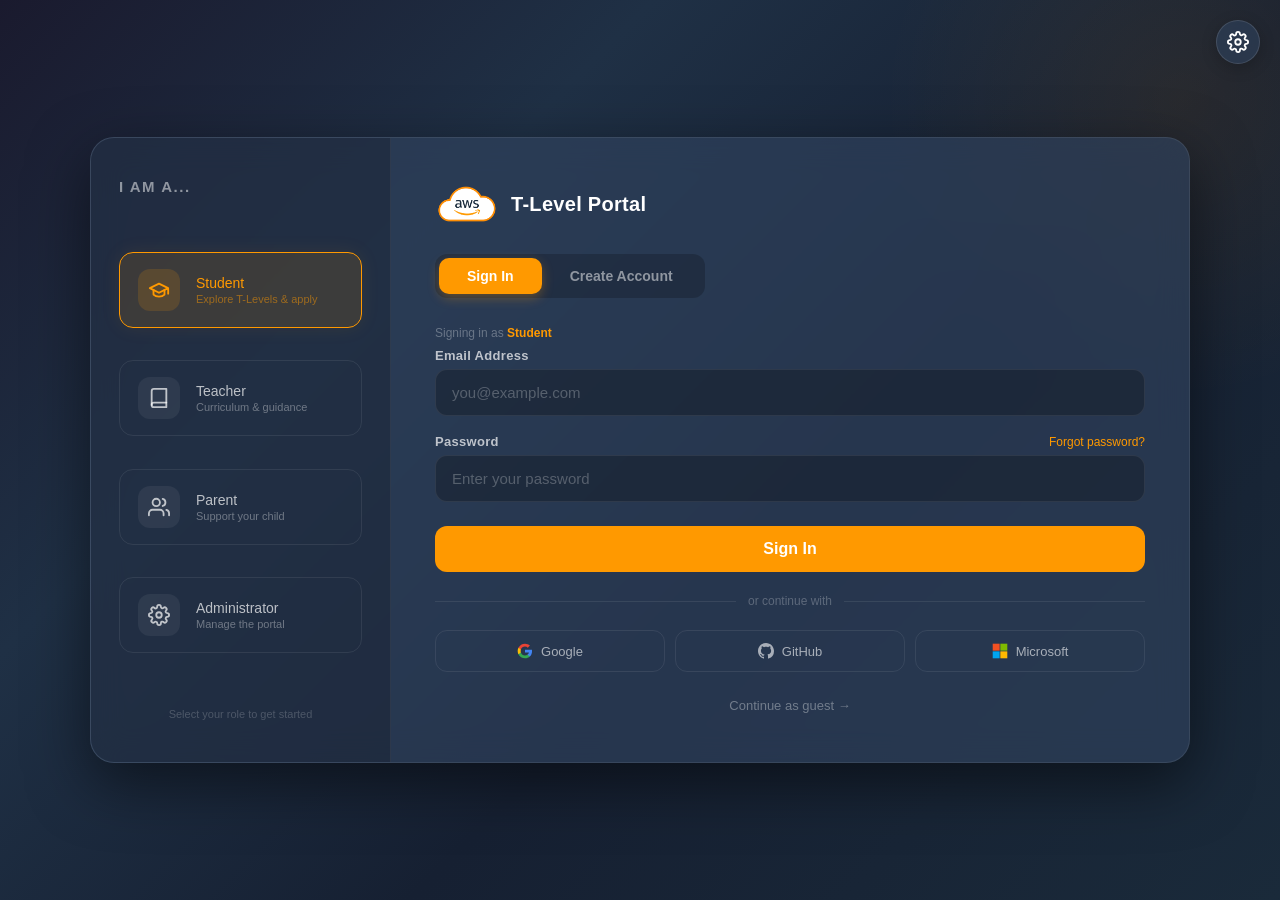
<file: chat.html>
<!DOCTYPE html>
<html lang="en">
<head>
        <script>
/*
     * Amazon T-Level Hub — Shared Icon Library
     * -----------------------------------------
     * Replaces the site's old emoji icons (✕ 🔍 🏛️ 📄 🎓 💻 📖 ☁️ 🚀 👤 📊 💼
     * 🎯 💬 👋 ⚠️ 🏥 🔬 🌐 ✓ etc.) with a single shared SVG sprite, in the same
     * outline style already used for the course icons (24x24, 2px stroke,
     * square caps/joins, colour via currentColor).
     *
     * The sprite is embedded inline below (not fetched from icons.svg) so it
     * keeps working when pages are opened directly from disk. assets/icons.svg
     * is kept as the canonical, human-editable source — if you change an icon,
     * edit icons.svg first, then copy the <symbol> block(s) into ICON_SPRITE
     * here so the two stay in sync.
     *
     * Usage:
     *   1) Static HTML:      <i data-icon="search"></i>
     *                         <i data-icon="check" data-size="16" data-color="#ff9900"></i>
     *      icons.js auto-replaces every [data-icon] element on DOMContentLoaded,
     *      and again whenever refreshIcons() is called (for content you build
     *      dynamically after that, e.g. innerHTML re-renders).
     *
     *   2) From JavaScript:  el.innerHTML = Icon('rocket', { size: 16 });
     *      Useful when building HTML strings/template literals at runtime
     *      (e.g. resource link lists in resources.html).
     */
    
    const ICON_SPRITE = `<svg xmlns="http://www.w3.org/2000/svg" style="display:none" aria-hidden="true">
    
      <symbol id="icon-close" viewBox="0 0 24 24">
        <line x1="18" y1="6" x2="6" y2="18"/>
        <line x1="6" y1="6" x2="18" y2="18"/>
      </symbol>
    
      <symbol id="icon-search" viewBox="0 0 24 24">
        <circle cx="11" cy="11" r="8"/>
        <line x1="21" y1="21" x2="16.65" y2="16.65"/>
      </symbol>
    
      <symbol id="icon-bank" viewBox="0 0 24 24">
        <polygon points="12 3 2 9 22 9"/>
        <line x1="4" y1="9" x2="4" y2="19"/>
        <line x1="8" y1="9" x2="8" y2="19"/>
        <line x1="16" y1="9" x2="16" y2="19"/>
        <line x1="20" y1="9" x2="20" y2="19"/>
        <line x1="2" y1="22" x2="22" y2="22"/>
      </symbol>
    
      <symbol id="icon-file" viewBox="0 0 24 24">
        <path d="M14 2H6a2 2 0 0 0-2 2v16a2 2 0 0 0 2 2h12a2 2 0 0 0 2-2V8z"/>
        <polyline points="14 2 14 8 20 8"/>
        <line x1="8" y1="13" x2="16" y2="13"/>
        <line x1="8" y1="17" x2="16" y2="17"/>
      </symbol>
    
      <symbol id="icon-graduation-cap" viewBox="0 0 24 24">
        <path d="M22 10v6M2 10l10-5 10 5-10 5z"/>
        <path d="M6 12v5c3 3 9 3 12 0v-5"/>
      </symbol>
    
      <symbol id="icon-monitor" viewBox="0 0 24 24">
        <rect x="2" y="3" width="20" height="14" rx="0"/>
        <polyline points="8 21 12 17 16 21"/>
        <line x1="2" y1="17" x2="22" y2="17"/>
      </symbol>
    
      <symbol id="icon-book" viewBox="0 0 24 24">
        <path d="M2 3h6a4 4 0 0 1 4 4v14a3 3 0 0 0-3-3H2z"/>
        <path d="M22 3h-6a4 4 0 0 0-4 4v14a3 3 0 0 1 3-3h7z"/>
      </symbol>
    
      <symbol id="icon-cloud" viewBox="0 0 24 24">
        <path d="M18 10h-1.26A8 8 0 1 0 9 20h9a5 5 0 0 0 0-10z"/>
      </symbol>
    
      <symbol id="icon-rocket" viewBox="0 0 24 24">
        <path d="M12 15l-3-3a22 22 0 0 1 2-3.95A12.88 12.88 0 0 1 22 2c0 2.72-.78 7.5-6 11a22.35 22.35 0 0 1-4 2z"/>
        <path d="M9 12H4s.55-3.03 2-4c1.62-1.08 5 0 5 0"/>
        <path d="M12 15v5s3.03-.55 4-2c1.08-1.62 0-5 0-5"/>
        <path d="M4.5 16.5c-1.5 1.26-2 5-2 5s3.74-.5 5-2"/>
      </symbol>
    
      <symbol id="icon-user" viewBox="0 0 24 24">
        <circle cx="12" cy="8" r="4"/>
        <path d="M4 21v-1a8 8 0 0 1 16 0v1"/>
      </symbol>
    
      <symbol id="icon-bar-chart" viewBox="0 0 24 24">
        <line x1="18" y1="20" x2="18" y2="10"/>
        <line x1="12" y1="20" x2="12" y2="4"/>
        <line x1="6" y1="20" x2="6" y2="14"/>
        <line x1="2" y1="20" x2="22" y2="20"/>
      </symbol>
    
      <symbol id="icon-briefcase" viewBox="0 0 24 24">
        <rect x="2" y="7" width="20" height="14" rx="0"/>
        <path d="M16 7V5a2 2 0 0 0-2-2h-4a2 2 0 0 0-2 2v2"/>
        <line x1="12" y1="12" x2="12" y2="16"/>
        <line x1="10" y1="14" x2="14" y2="14"/>
      </symbol>
    
      <symbol id="icon-target" viewBox="0 0 24 24">
        <circle cx="12" cy="12" r="10"/>
        <circle cx="12" cy="12" r="6"/>
        <circle cx="12" cy="12" r="2"/>
      </symbol>
    
      <symbol id="icon-message-circle" viewBox="0 0 24 24">
        <path d="M21 15a2 2 0 0 1-2 2H7l-4 4V5a2 2 0 0 1 2-2h14a2 2 0 0 1 2 2z"/>
      </symbol>
    
      <symbol id="icon-wave" viewBox="0 0 24 24">
        <path d="M8 13V6a2 2 0 0 1 4 0v6"/>
        <path d="M12 12V4a2 2 0 0 1 4 0v8"/>
        <path d="M16 12.5V7a2 2 0 0 1 4 0v7c0 4-2.5 7-7 7h-1c-4 0-5.5-1-7-4l-2.3-4.5a1.7 1.7 0 0 1 .7-2.3 1.7 1.7 0 0 1 2.2.5L8 13"/>
      </symbol>
    
      <symbol id="icon-alert-triangle" viewBox="0 0 24 24">
        <path d="M10.29 3.86L1.82 18a2 2 0 0 0 1.71 3h16.94a2 2 0 0 0 1.71-3L13.71 3.86a2 2 0 0 0-3.42 0z"/>
        <line x1="12" y1="9" x2="12" y2="13"/>
        <line x1="12" y1="17" x2="12.01" y2="17"/>
      </symbol>
    
      <symbol id="icon-hospital" viewBox="0 0 24 24">
        <rect x="4" y="2" width="16" height="20" rx="0"/>
        <line x1="12" y1="8" x2="12" y2="14"/>
        <line x1="9" y1="11" x2="15" y2="11"/>
      </symbol>
    
      <symbol id="icon-flask" viewBox="0 0 24 24">
        <path d="M9 2v6l-5 9a2 2 0 0 0 1.74 3h12.52A2 2 0 0 0 20 17l-5-9V2"/>
        <line x1="8.5" y1="2" x2="15.5" y2="2"/>
        <line x1="7" y1="16" x2="17" y2="16"/>
      </symbol>
    
      <symbol id="icon-globe" viewBox="0 0 24 24">
        <circle cx="12" cy="12" r="10"/>
        <line x1="2" y1="12" x2="22" y2="12"/>
        <path d="M12 2a15.3 15.3 0 0 1 4 10 15.3 15.3 0 0 1-4 10 15.3 15.3 0 0 1-4-10 15.3 15.3 0 0 1 4-10z"/>
      </symbol>
    
      <symbol id="icon-check" viewBox="0 0 24 24">
        <polyline points="20 6 9 17 4 12"/>
      </symbol>
    
      <symbol id="icon-dot" viewBox="0 0 24 24">
        <circle cx="12" cy="12" r="8"/>
      </symbol>
    
      <symbol id="icon-arrow-right" viewBox="0 0 24 24">
        <line x1="4" y1="12" x2="20" y2="12"/>
        <polyline points="13 5 20 12 13 19"/>
      </symbol>
    
      <symbol id="icon-arrow-left" viewBox="0 0 24 24">
        <line x1="20" y1="12" x2="4" y2="12"/>
        <polyline points="11 5 4 12 11 19"/>
      </symbol>
    
      <symbol id="icon-arrow-up-right" viewBox="0 0 24 24">
        <line x1="7" y1="17" x2="17" y2="7"/>
        <polyline points="7 7 17 7 17 17"/>
      </symbol>
    
      <symbol id="icon-sun" viewBox="0 0 24 24">
        <circle cx="12" cy="12" r="5"/>
        <line x1="12" y1="1" x2="12" y2="3"/>
        <line x1="12" y1="21" x2="12" y2="23"/>
        <line x1="4.22" y1="4.22" x2="5.64" y2="5.64"/>
        <line x1="18.36" y1="18.36" x2="19.78" y2="19.78"/>
        <line x1="1" y1="12" x2="3" y2="12"/>
        <line x1="21" y1="12" x2="23" y2="12"/>
        <line x1="4.22" y1="19.78" x2="5.64" y2="18.36"/>
        <line x1="18.36" y1="5.64" x2="19.78" y2="4.22"/>
      </symbol>
    
      <symbol id="icon-moon" viewBox="0 0 24 24">
        <path d="M21 12.79A9 9 0 1 1 11.21 3 7 7 0 0 0 21 12.79z"/>
      </symbol>
    
      <symbol id="icon-star" viewBox="0 0 24 24">
        <polygon points="12 2 15.09 8.26 22 9.27 17 14.14 18.18 21.02 12 17.77 5.82 21.02 7 14.14 2 9.27 8.91 8.26 12 2"/>
      </symbol>
    
    </svg>`;
    
    (function injectSprite() {
        function inject() {
            if (document.getElementById('shared-icon-sprite')) return;
            const wrap = document.createElement('div');
            wrap.id = 'shared-icon-sprite';
            wrap.style.display = 'none';
            wrap.innerHTML = ICON_SPRITE;
            document.body.insertAdjacentElement('afterbegin', wrap);
        }
        if (document.body) inject();
        else document.addEventListener('DOMContentLoaded', inject);
    })();
    
    /**
     * Build an inline <svg> string referencing a sprite symbol.
     * @param {string} name - icon name, e.g. "search" (symbol id is "icon-search")
     * @param {object} [opts]
     * @param {number|string} [opts.size=20] - width & height in px
     * @param {string} [opts.color='currentColor'] - stroke colour
     * @param {string} [opts.fill='none'] - fill colour
     * @param {string} [opts.className=''] - extra class names
     */
    function Icon(name, opts) {
        opts = opts || {};
        const size = opts.size || 20;
        const color = opts.color || 'currentColor';
        const fill = opts.fill || 'none';
        const cls = 'icon' + (opts.className ? ' ' + opts.className : '');
        return '<svg class="' + cls + '" width="' + size + '" height="' + size +
            '" viewBox="0 0 24 24" fill="' + fill + '" stroke="' + color +
            '" stroke-width="2" stroke-linecap="square" stroke-linejoin="miter" aria-hidden="true">' +
            '<use href="#icon-' + name + '"></use></svg>';
    }
    
    /** Replace every [data-icon] element's content with its SVG icon. */
    function refreshIcons(root) {
        const scope = root || document;
        scope.querySelectorAll('[data-icon]').forEach(function (el) {
            const name = el.getAttribute('data-icon');
            if (!name) return;
            el.innerHTML = Icon(name, {
                size: el.getAttribute('data-size') || undefined,
                color: el.getAttribute('data-color') || undefined,
                fill: el.getAttribute('data-fill') || undefined,
                className: el.getAttribute('data-icon-class') || undefined,
            });
            el.removeAttribute('data-icon-rendered-pending');
        });
    }
    
    document.addEventListener('DOMContentLoaded', function () {
        refreshIcons();
    });
    
    </script>
<meta charset="UTF-8">
<meta name="viewport" content="width=device-width, initial-scale=1.0">
<title>T-Level Chatroom – Amazon T-Level Hub</title>

<script>
(function() {
    if (localStorage.getItem('session-token') !== 'true') {
        window.location.replace('login.html');
    }
})();
</script>

<link rel="stylesheet" href="style.css">
<style>
/* ── Page layout ── */
html, body {
    height: 100%;
    margin: 0;
}

body {
    display: flex;
    flex-direction: column;
    min-height: 100vh;
    background: linear-gradient(135deg, #1a1a2e 0%, #1f3045 30%, #162032 60%, #1a2a3a 100%) !important;
    background-attachment: fixed !important;
}

/* ── Chat wrapper ── */
.chat-page-wrapper {
    flex: 1;
    display: flex;
    flex-direction: column;
    max-width: 1100px;
    width: 100%;
    margin: 0 auto;
    padding: 40px 24px 32px;
    box-sizing: border-box;
}

/* ── Room layout ── */
.chat-layout {
    display: flex;
    gap: 20px;
    flex: 1;
}

.room-sidebar {
    width: 220px;
    flex-shrink: 0;
    display: flex;
    flex-direction: column;
    gap: 6px;
}

.room-sidebar h3 {
    font-size: 11px;
    text-transform: uppercase;
    letter-spacing: 0.06em;
    color: rgba(255,255,255,0.4);
    margin: 14px 0 4px;
    padding: 0 4px;
}

.room-sidebar h3:first-child { margin-top: 0; }

.room-btn {
    display: flex;
    align-items: center;
    gap: 8px;
    text-align: left;
    background: rgba(255,255,255,0.04);
    border: 1px solid rgba(255,255,255,0.08);
    color: rgba(255,255,255,0.8);
    border-radius: 10px;
    padding: 9px 12px;
    font-size: 13.5px;
    cursor: pointer;
    transition: all 0.15s;
    font-family: Arial, sans-serif;
}

.room-btn:hover {
    background: rgba(255,153,0,0.12);
    border-color: rgba(255,153,0,0.3);
}

.room-btn.active {
    background: rgba(255,153,0,0.18);
    border-color: #ff9900;
    color: #ff9900;
    font-weight: 700;
}

.chat-main { flex: 1; min-width: 0; display: flex; flex-direction: column; }

.chat-room-title {
    font-size: 18px;
    font-weight: 700;
    color: #ffffff;
    margin: 0 0 4px;
}

.chat-room-sub {
    font-size: 12.5px;
    color: rgba(255,255,255,0.45);
    margin: 0 0 14px;
}

.you-as {
    font-size: 12px;
    color: rgba(255,255,255,0.4);
    margin-bottom: 12px;
}

.you-as strong { color: #ff9900; }

/* ── Page heading ── */
.chat-heading {
    display: flex;
    align-items: center;
    gap: 14px;
    margin-bottom: 28px;
}

.chat-heading-icon {
    width: 48px;
    height: 48px;
    background: #ff9900;
    border-radius: 50%;
    display: flex;
    align-items: center;
    justify-content: center;
    flex-shrink: 0;
}

.chat-heading h1 {
    font-size: 26px;
    font-weight: 700;
    color: #ffffff;
    margin: 0;
}

.chat-heading p {
    font-size: 14px;
    color: rgba(255,255,255,0.55);
    margin: 4px 0 0;
}

/* ── Suggestion chips ── */
.suggestion-chips {
    display: flex;
    flex-wrap: wrap;
    gap: 10px;
    margin-bottom: 22px;
}

.chip {
    background: rgba(48, 67, 95, 0.75);
    border: 1px solid rgba(255,255,255,0.12);
    color: rgba(255,255,255,0.85);
    border-radius: 20px;
    padding: 8px 16px;
    font-size: 13px;
    cursor: pointer;
    transition: all 0.2s;
    backdrop-filter: blur(6px);
}

.chip:hover {
    background: rgba(255, 153, 0, 0.18);
    border-color: rgba(255,153,0,0.4);
    color: #ff9900;
}

/* ── Message window ── */
.chat-window {
    flex: 1;
    min-height: 340px;
    max-height: 55vh;
    overflow-y: auto;
    background: rgba(255,255,255,0.04);
    border: 1px solid rgba(255,255,255,0.08);
    border-radius: 16px;
    padding: 24px;
    display: flex;
    flex-direction: column;
    gap: 16px;
    margin-bottom: 18px;
    scroll-behavior: smooth;
}

.chat-window::-webkit-scrollbar { width: 6px; }
.chat-window::-webkit-scrollbar-track { background: transparent; }
.chat-window::-webkit-scrollbar-thumb { background: rgba(255,255,255,0.15); border-radius: 3px; }

/* ── Messages ── */
.msg {
    display: flex;
    gap: 12px;
    align-items: flex-start;
    max-width: 85%;
    animation: fadeIn 0.25s ease;
}

@keyframes fadeIn { from { opacity: 0; transform: translateY(6px); } to { opacity: 1; transform: translateY(0); } }

.msg.user {
    align-self: flex-end;
    flex-direction: row-reverse;
}

.msg-avatar {
    width: 34px;
    height: 34px;
    border-radius: 50%;
    flex-shrink: 0;
    display: flex;
    align-items: center;
    justify-content: center;
    font-size: 14px;
    font-weight: 700;
}

.msg.bot .msg-avatar {
    background: #ff9900;
    color: #ffffff;
}

.msg.user .msg-avatar {
    background: #232f3e;
    color: #ffffff;
}

.msg-bubble {
    background: rgba(48, 67, 95, 0.8);
    color: #ffffff;
    border-radius: 14px;
    padding: 12px 16px;
    font-size: 14.5px;
    line-height: 1.6;
    backdrop-filter: blur(6px);
    border: 1px solid rgba(255,255,255,0.07);
}

.msg.user .msg-bubble {
    background: #232f3e;
    border-color: rgba(255,153,0,0.2);
}

.msg-bubble p { margin: 0 0 8px; }
.msg-bubble p:last-child { margin-bottom: 0; }

.msg-bubble ul, .msg-bubble ol {
    margin: 6px 0 6px 20px;
    padding: 0;
}

.msg-bubble li { margin-bottom: 4px; }

.msg-bubble strong { color: #ff9900; }

/* ── Typing indicator ── */
.typing-dots {
    display: flex;
    gap: 5px;
    align-items: center;
    padding: 4px 2px;
}

.typing-dots span {
    width: 7px;
    height: 7px;
    background: rgba(255,255,255,0.5);
    border-radius: 50%;
    animation: bounce 1.2s infinite;
}

.typing-dots span:nth-child(2) { animation-delay: 0.2s; }
.typing-dots span:nth-child(3) { animation-delay: 0.4s; }

@keyframes bounce {
    0%, 80%, 100% { transform: translateY(0); opacity: 0.5; }
    40% { transform: translateY(-6px); opacity: 1; }
}

/* ── Input bar ── */
.chat-input-bar {
    display: flex;
    gap: 10px;
    align-items: flex-end;
}

.chat-input-bar textarea {
    flex: 1;
    background: rgba(48, 67, 95, 0.7);
    border: 1.5px solid rgba(255,255,255,0.12);
    border-radius: 12px;
    color: #ffffff;
    font-size: 14.5px;
    font-family: Arial, sans-serif;
    padding: 12px 16px;
    resize: none;
    min-height: 48px;
    max-height: 140px;
    overflow-y: auto;
    outline: none;
    transition: border-color 0.2s;
    line-height: 1.5;
}

.chat-input-bar textarea::placeholder { color: rgba(255,255,255,0.35); }

.chat-input-bar textarea:focus {
    border-color: rgba(255,153,0,0.5);
}

.send-btn {
    width: 48px;
    height: 48px;
    background: #ff9900;
    border: none;
    border-radius: 12px;
    cursor: pointer;
    display: flex;
    align-items: center;
    justify-content: center;
    flex-shrink: 0;
    transition: background 0.2s, transform 0.15s;
}

.send-btn:hover { background: #e68900; transform: scale(1.05); }
.send-btn:disabled { background: rgba(255,153,0,0.35); cursor: not-allowed; transform: none; }

/* ── Clear button ── */
.chat-actions {
    display: flex;
    justify-content: flex-end;
    margin-top: 10px;
}

.clear-btn {
    background: none;
    border: 1px solid rgba(255,255,255,0.15);
    color: rgba(255,255,255,0.45);
    border-radius: 8px;
    padding: 6px 14px;
    font-size: 12.5px;
    cursor: pointer;
    transition: all 0.2s;
    font-family: Arial, sans-serif;
}

.clear-btn:hover {
    border-color: rgba(255,153,0,0.4);
    color: #ff9900;
}

/* ── Disclaimer ── */
.chat-disclaimer {
    text-align: center;
    font-size: 11.5px;
    color: rgba(255,255,255,0.3);
    margin-top: 14px;
}

/* ── High contrast overrides ── */
body.high-contrast .msg-bubble,
body.high-contrast .chat-window {
    background: #000000 !important;
    border-color: #ffff00 !important;
    color: #ffffff !important;
}

body.high-contrast .msg.user .msg-bubble { background: #1a1a00 !important; }
body.high-contrast .chip { background: #000000 !important; border-color: #ffff00 !important; color: #ffff00 !important; }
body.high-contrast .send-btn { background: #ffff00 !important; }
body.high-contrast .chat-input-bar textarea { background: #000000 !important; border-color: #ffff00 !important; color: #ffffff !important; }
body.high-contrast .msg-bubble strong { color: #ffff00 !important; }

/* ── Light theme ── */
body.light-theme .chat-window { background: rgba(0,0,0,0.04) !important; border-color: rgba(0,0,0,0.1) !important; }
body.light-theme .msg-bubble { background: rgba(35,47,62,0.08) !important; color: #1a1a1a !important; border-color: rgba(0,0,0,0.07) !important; }
body.light-theme .msg.user .msg-bubble { background: #232f3e !important; color: #ffffff !important; }
body.light-theme .chip { background: rgba(35,47,62,0.08) !important; color: #232f3e !important; border-color: rgba(35,47,62,0.15) !important; }
body.light-theme .chat-input-bar textarea { background: #f5f5f5 !important; border-color: rgba(35,47,62,0.2) !important; color: #232f3e !important; }
body.light-theme .chat-heading h1 { color: #232f3e !important; }
body.light-theme .chat-heading p { color: rgba(35,47,62,0.55) !important; }
/* ── Room sidebar: high contrast / light theme / mobile ── */
body.high-contrast .room-btn { background: #000000 !important; border-color: #ffff00 !important; color: #ffffff !important; }
body.high-contrast .room-btn.active { background: #1a1a00 !important; color: #ffff00 !important; }

body.light-theme .room-btn { background: rgba(35,47,62,0.06) !important; border-color: rgba(35,47,62,0.15) !important; color: #232f3e !important; }
body.light-theme .room-btn.active { background: rgba(255,153,0,0.15) !important; color: #b36b00 !important; border-color: #ff9900 !important; }
body.light-theme .chat-room-title { color: #232f3e !important; }
body.light-theme .chat-room-sub, body.light-theme .you-as { color: rgba(35,47,62,0.55) !important; }

.msg-name {
    font-size: 11.5px;
    font-weight: 700;
    color: rgba(255,255,255,0.55);
    margin-bottom: 3px;
}
.msg.user .msg-name { text-align: right; color: rgba(255,153,0,0.85); }
body.light-theme .msg-name { color: rgba(35,47,62,0.55) !important; }

.msg-time {
    font-size: 10px;
    color: rgba(255,255,255,0.3);
    font-weight: 400;
    margin-left: 6px;
}

@media (max-width: 760px) {
    .chat-layout { flex-direction: column; }
    .room-sidebar {
        width: 100%;
        flex-direction: row;
        flex-wrap: wrap;
    }
    .room-sidebar h3 { display: none; }
    .room-btn { padding: 7px 10px; font-size: 12.5px; }
}
</style>
</head>
<body>

<!-- TOP NAV -->
<div class="sticky-nav">
    <header class="top-nav">
        <div class="logo">
            <img src="Amazon-Web-Services-AWS-Logo.png" alt="AWS">
            <span class="site-title">Amazon T-Level Hub</span>
        </div>
        <nav>
            <a href="index.html">Home</a>
            <a href="application.html">Application</a>
            <a href="resources.html">Resources</a>
            <a href="chat.html">Discuss</a>
            <a href="#" id="settingsBtn">Settings</a>
            <a href="#" id="contactsBtn">Contacts</a>
            <a href="backend/admin/" id="adminNavBtn" style="display:none;">Admin</a>
        </nav>
    </header>
</div>
<script>
(function () {
    var role = localStorage.getItem('selected-role');
    var loggedIn = localStorage.getItem('session-token');
    var btn = document.getElementById('adminNavBtn');
    if (btn && loggedIn && role === 'administrator') {
        btn.style.display = '';
    }
})();
</script>

<!-- CHAT PAGE -->
<div class="chat-page-wrapper">

    <div class="chat-heading">
        <div class="chat-heading-icon">
            <svg viewBox="0 0 24 24" width="26" height="26" fill="white">
                <path d="M20 2H4c-1.1 0-2 .9-2 2v18l4-4h14c1.1 0 2-.9 2-2V4c0-1.1-.9-2-2-2zm0 14H5.17L4 17.17V4h16v12z"/>
                <path d="M7 9h2v2H7zm4 0h2v2h-2zm4 0h2v2h-2z"/>
            </svg>
        </div>
        <div>
            <h1 data-i18n="chatroomTitle">T-Level Chatroom</h1>
            <p data-i18n="chatroomSubtitle">Talk with other students, teachers, and parents on the hub — pick a room below.</p>
        </div>
    </div>

    <div class="chat-layout">

        <!-- Room list -->
        <div class="room-sidebar" id="roomSidebar">
            <h3 data-i18n="roomsHeading">Rooms</h3>
            <button class="room-btn active" data-room="general"><i data-icon="message-circle" data-size="15"></i> <span data-i18n="roomGeneral">General</span></button>
            <h3 data-i18n="pathwayRoomsHeading">Pathway rooms</h3>
            <!-- populated by JS from CHAT_ROOMS -->
        </div>

        <!-- Main chat panel -->
        <div class="chat-main">
            <h2 class="chat-room-title" id="roomTitle">General Discussion</h2>
            <p class="chat-room-sub" id="roomSub">Open to everyone on the T-Level Hub.</p>
            <p class="you-as"><span data-i18n="youAreChattingAs">You're chatting as</span> <strong id="youAsName">Guest</strong> <span id="youAsRole"></span></p>

            <!-- Message window -->
            <div class="chat-window" id="chatWindow">
                <div class="msg bot">
                    <div class="msg-avatar">i</div>
                    <div class="msg-bubble">
                        <p data-i18n="loadingMessages">Loading messages…</p>
                    </div>
                </div>
            </div>

            <!-- Input -->
            <div class="chat-input-bar">
                <textarea
                    id="chatInput"
                    placeholder="Message this room…"
                    rows="1"
                    aria-label="Chat message"
                    data-i18n-placeholder="chatInputPlaceholder"
                ></textarea>
                <button class="send-btn" id="sendBtn" title="Send message" disabled>
                    <svg viewBox="0 0 24 24" width="20" height="20" fill="white">
                        <path d="M2.01 21L23 12 2.01 3 2 10l15 2-15 2z"/>
                    </svg>
                </button>
            </div>

            <p class="chat-disclaimer" data-i18n="chatDisclaimer">Be respectful — messages are visible to everyone in the room. Don't share personal contact details. Report concerns via the Contacts page.</p>
        </div>
    </div>
</div>

<!-- FOOTER -->
<footer class="site-footer">
    <div class="footer-links">
        <div class="footer-col"><h4>T-Level Hub</h4><a href="index.html">Home</a><a href="application.html">Apply</a><a href="resources.html">Resources</a><a href="chat.html">Chat</a></div>
        <div class="footer-col"><h4>T-Level Pathways</h4><a href="resources.html">Digital</a><a href="resources.html">Engineering</a><a href="resources.html">Health & Science</a></div>
        <div class="footer-col"><h4>Support</h4><a href="#">Accessibility</a><a href="#">Privacy Notice</a><a href="#">Conditions of Use</a></div>
    </div>
    <div class="footer-brand-bar">
        <span class="footer-logo">Amazon T-Level Hub</span>
    </div>
    <div class="footer-legal">
        <a href="#">Conditions of Use</a>
        <a href="#">Privacy Notice</a>
        <a href="#">Accessibility Statement</a>
        <p>© 2026 T-Level Portal. For guidance only — not an official government resource.</p>
    </div>
</footer>

<!-- CONTACTS MODAL (carried over from index) -->
<div class="modal-overlay" id="contactsOverlay">
    <div class="modal-box">
        <div class="modal-header">
            <h2 id="contactsModalTitle">Contact Us</h2>
            <button class="modal-close" id="closeContacts">&times;</button>
        </div>
        <div style="display:flex;gap:0;margin-bottom:20px;background:rgba(0,0,0,0.06);border-radius:10px;padding:4px;width:fit-content;">
            <button id="tabContact" onclick="switchContactTab('contact')" style="padding:8px 22px;border:none;border-radius:8px;font-size:14px;font-weight:600;cursor:pointer;background:#232f3e;color:#fff;transition:.2s;font-family:Arial,sans-serif;">Contact Us</button>
            <button id="tabFeedback" onclick="switchContactTab('feedback')" style="padding:8px 22px;border:none;border-radius:8px;font-size:14px;font-weight:600;cursor:pointer;background:transparent;color:rgba(0,0,0,0.4);transition:.2s;font-family:Arial,sans-serif;">Feedback</button>
        </div>
        <div id="contactForm">
            <div class="modal-section">
                <label style="font-size:13px;font-weight:600;display:block;margin-bottom:6px;">Email Address</label>
                <input type="email" id="contactEmail" placeholder="Enter your email address" style="width:100%;padding:12px;border-radius:8px;border:1px solid #ccc;font-size:15px;box-sizing:border-box;">
            </div>
            <div class="modal-section">
                <label style="font-size:13px;font-weight:600;display:block;margin-bottom:6px;">Subject</label>
                <input type="text" id="contactSubject" placeholder="What is your question about?" style="width:100%;padding:12px;border-radius:8px;border:1px solid #ccc;font-size:15px;box-sizing:border-box;">
            </div>
            <div class="modal-section">
                <label style="font-size:13px;font-weight:600;display:block;margin-bottom:6px;">Message</label>
                <textarea id="contactMessage" rows="5" placeholder="Ask a question about T-Levels, industry placements, career pathways, applications, or support..." style="width:100%;padding:12px;border-radius:8px;border:1px solid #ccc;font-size:15px;box-sizing:border-box;resize:vertical;font-family:Arial,sans-serif;"></textarea>
            </div>
            <div>
                <button id="sendContactMessage" style="background:#ff9900;color:white;border:none;padding:12px 24px;border-radius:8px;cursor:pointer;font-weight:bold;font-size:15px;">Submit Enquiry</button>
            </div>
        </div>
        <div id="feedbackForm" style="display:none;">
            <div class="modal-section">
                <label style="font-size:13px;font-weight:600;display:block;margin-bottom:6px;">Email Address</label>
                <input type="email" id="feedbackEmail" placeholder="Enter your email address" style="width:100%;padding:12px;border-radius:8px;border:1px solid #ccc;font-size:15px;box-sizing:border-box;">
            </div>
            <div class="modal-section">
                <label style="font-size:13px;font-weight:600;display:block;margin-bottom:6px;">How would you rate your experience?</label>
                <select id="feedbackRating" style="width:100%;padding:12px;border-radius:8px;border:1px solid #ccc;font-size:15px;">
                    <option value="">Select a rating...</option>
                    <option>⭐ Poor</option>
                    <option>⭐⭐ Fair</option>
                    <option>⭐⭐⭐ Good</option>
                    <option>⭐⭐⭐⭐ Very Good</option>
                    <option>⭐⭐⭐⭐⭐ Excellent</option>
                </select>
            </div>
            <div class="modal-section">
                <label style="font-size:13px;font-weight:600;display:block;margin-bottom:6px;">Your Feedback</label>
                <textarea id="feedbackMessage" rows="5" placeholder="Tell us what you think about the portal, what works well, or what could be improved..." style="width:100%;padding:12px;border-radius:8px;border:1px solid #ccc;font-size:15px;box-sizing:border-box;resize:vertical;font-family:Arial,sans-serif;"></textarea>
            </div>
            <div>
                <button id="sendFeedbackMessage" style="background:#ff9900;color:white;border:none;padding:12px 24px;border-radius:8px;cursor:pointer;font-weight:bold;font-size:15px;">Submit Feedback</button>
            </div>
        </div>
    </div>
</div>

<!-- SETTINGS MODAL (carried over from index) -->
<div class="modal-overlay" id="settingsOverlay">
    <div class="modal-box">
        <div class="modal-header">
            <h2>Settings</h2>
            <button class="modal-close" id="closeSettings">&times;</button>
        </div>
        <div class="modal-section">
            <h3 data-i18n="settingsLanguage">Language</h3>
            <select id="chatLanguageSelect">
                <option value="en">English</option>
                <option value="de">Deutsch</option>
                <option value="hi">हिन्दी</option>
                <option value="es">Español</option>
                <option value="ar">العربية</option>
            </select>
        </div>
        <div class="modal-section">
            <h3 data-i18n="settingsFontSize">Font Size</h3>
            <div class="font-controls">
                <button id="fontDecrease">−</button>
                <button id="fontReset" data-i18n="settingsFontReset">Reset</button>
                <button id="fontIncrease">+</button>
            </div>
        </div>
        <div class="modal-section">
            <h3 data-i18n="settingsAccessibility">Accessibility</h3>
            <label class="toggle-row"><input type="checkbox" id="highContrastToggle"><span data-i18n="settingsHighContrast">High contrast mode</span></label>
            <label class="toggle-row"><input type="checkbox" id="reduceMotionToggle"><span data-i18n="settingsReduceMotion">Reduce motion</span></label>
            <label class="toggle-row"><input type="checkbox" id="lightThemeToggle"><span>Light theme</span></label>
        </div>
    </div>
</div>

<script>
// ─── Backend base URL ──────────────────────────────────────────────────
// Points to the unified backend_server.py (handles chatrooms, applications, contact, feedback)
const CHAT_API_BASE = (location.hostname === 'localhost' || location.hostname === '127.0.0.1')
    ? 'http://localhost:5000'
    : ''; // ← replace with your deployed backend_server.py URL

// ─── Room definitions (must match CHAT_ROOMS in backend_server.py) ────
const ROOM_DEFS = [
    { id: 'digital',             name: 'Digital',                     sub: 'Software, data & infrastructure pathway chat.' },
    { id: 'engineering',         name: 'Engineering & Manufacturing',  sub: 'For the Engineering & Manufacturing pathway.' },
    { id: 'health-science',      name: 'Health & Science',             sub: 'For the Health & Science pathway.' },
    { id: 'construction',        name: 'Construction',                 sub: 'For the Construction pathway.' },
    { id: 'business-admin',      name: 'Business & Administration',    sub: 'For the Business & Administration pathway.' },
    { id: 'education-childcare', name: 'Education & Childcare',        sub: 'For the Education & Childcare pathway.' },
    { id: 'legal-finance',       name: 'Legal & Finance',              sub: 'For the Legal & Finance pathway.' },
];
const GENERAL_ROOM = { id: 'general', name: 'General Discussion', sub: 'Open to everyone on the T-Level Hub.' };
const ALL_ROOMS = [GENERAL_ROOM, ...ROOM_DEFS];

// ─── Identify the user from their session (set during login) ──────────
const ME_NAME = localStorage.getItem('user-name') || 'Guest' + Math.floor(1000 + Math.random() * 9000);
const ME_ROLE = localStorage.getItem('selected-role') || 'student';
if (!localStorage.getItem('user-name')) localStorage.setItem('user-name', ME_NAME);

document.getElementById('youAsName').textContent = ME_NAME;
document.getElementById('youAsRole').textContent = `(${ME_ROLE})`;

// ─── Helpers ───────────────────────────────────────────────────────────
const chatWindow  = document.getElementById('chatWindow');
const chatInput   = document.getElementById('chatInput');
const sendBtn     = document.getElementById('sendBtn');
const roomSidebar = document.getElementById('roomSidebar');
const roomTitle   = document.getElementById('roomTitle');
const roomSub     = document.getElementById('roomSub');

let currentRoom = 'general';
let lastSeenId = 0;
let pollTimer = null;
const seenIds = new Set();

// ─── Build pathway room buttons ────────────────────────────────────────
ROOM_DEFS.forEach(r => {
    const btn = document.createElement('button');
    btn.className = 'room-btn';
    btn.dataset.room = r.id;
    btn.textContent = r.name;
    btn.addEventListener('click', () => switchRoom(r.id));
    roomSidebar.appendChild(btn);
});
roomSidebar.querySelector('[data-room="general"]').addEventListener('click', () => switchRoom('general'));

function escapeHtml(text) {
    return text.replace(/&/g,'&amp;').replace(/</g,'&lt;').replace(/>/g,'&gt;');
}

function formatTime(ts) {
    return new Date(ts * 1000).toLocaleTimeString([], { hour: '2-digit', minute: '2-digit' });
}

// ─── Render a message bubble ───────────────────────────────────────────
function renderMessage(m) {
    if (seenIds.has(m.id)) return;
    seenIds.add(m.id);
    if (m.id > lastSeenId) lastSeenId = m.id;

    const isMe = m.user === ME_NAME;
    const msg = document.createElement('div');
    msg.className = `msg ${isMe ? 'user' : 'bot'}`;

    const avatar = document.createElement('div');
    avatar.className = 'msg-avatar';
    avatar.textContent = (m.user || '?').slice(0, 2).toUpperCase();

    const bubble = document.createElement('div');
    bubble.className = 'msg-bubble';
    bubble.innerHTML = `<div class="msg-name">${escapeHtml(m.user)}<span class="msg-time">${formatTime(m.ts)}</span></div><p>${escapeHtml(m.text)}</p>`;

    msg.appendChild(avatar);
    msg.appendChild(bubble);
    chatWindow.appendChild(msg);
    chatWindow.scrollTop = chatWindow.scrollHeight;
}

function setSystemNotice(text, iconName) {
    const iconHTML = iconName ? Icon(iconName, {size: 15, className: 'system-notice-icon'}) + ' ' : '';
    chatWindow.innerHTML = `<div class="msg bot"><div class="msg-avatar">i</div><div class="msg-bubble"><p>${iconHTML}${escapeHtml(text)}</p></div></div>`;
}

// ─── Switch rooms ───────────────────────────────────────────────────────
function switchRoom(roomId) {
    currentRoom = roomId;
    lastSeenId = 0;
    seenIds.clear();
    chatWindow.innerHTML = '';

    document.querySelectorAll('.room-btn').forEach(b => b.classList.toggle('active', b.dataset.room === roomId));
    const def = ALL_ROOMS.find(r => r.id === roomId);
    roomTitle.textContent = def.name;
    roomSub.textContent = def.sub;

    const lang = localStorage.getItem('language') || 'en';
    setSystemNotice(chatTranslations[lang]?.loadingMessages || 'Loading messages…');
    loadHistory();
}

// ─── Load & poll messages ───────────────────────────────────────────────
async function loadHistory() {
    const lang = localStorage.getItem('language') || 'en';
    try {
        const res = await fetch(`${CHAT_API_BASE}/api/chat/rooms/${currentRoom}/messages?since=0`);
        if (!res.ok) throw new Error('bad response');
        const data = await res.json();
        chatWindow.innerHTML = '';
        seenIds.clear();
        lastSeenId = 0;
        if (!data.messages.length) {
            setSystemNotice(chatTranslations[lang]?.systemNoMessages || 'No messages yet — be the first to say hello!', 'wave');
        } else {
            data.messages.forEach(renderMessage);
        }
    } catch (err) {
        setSystemNotice(chatTranslations[lang]?.systemConnectionError || 'Could not connect to the chatroom server.', 'alert-triangle');
    }
}

async function pollNewMessages() {
    try {
        const res = await fetch(`${CHAT_API_BASE}/api/chat/rooms/${currentRoom}/messages?since=${lastSeenId}`);
        if (!res.ok) return;
        const data = await res.json();
        data.messages.forEach(renderMessage);
    } catch (err) {
        // Silently skip — next poll will retry
    }
}

pollTimer = setInterval(pollNewMessages, 3000);

// ─── Send message ───────────────────────────────────────────────────────
async function sendMessage(text) {
    text = text.trim();
    if (!text) return;

    chatInput.value = '';
    chatInput.style.height = '48px';
    sendBtn.disabled = true;

    try {
        const res = await fetch(`${CHAT_API_BASE}/api/chat/rooms/${currentRoom}/messages`, {
            method: 'POST',
            headers: { 'Content-Type': 'application/json' },
            body: JSON.stringify({ user: ME_NAME, role: ME_ROLE, text })
        });
        if (res.status === 429) {
            const d = await res.json();
            alert(d.error || "You're sending messages too quickly.");
        } else if (res.ok) {
            const d = await res.json();
            renderMessage(d.message);
        } else {
            alert('Message could not be sent. Please try again.');
        }
    } catch (err) {
        alert('Connection error. Please check your network and try again.');
    }

    sendBtn.disabled = chatInput.value.trim() === '';
}

// ─── Events ───────────────────────────────────────────────────────────
chatInput.addEventListener('input', function() {
    sendBtn.disabled = this.value.trim() === '';
    this.style.height = 'auto';
    this.style.height = Math.min(this.scrollHeight, 140) + 'px';
});

chatInput.addEventListener('keydown', function(e) {
    if (e.key === 'Enter' && !e.shiftKey) {
        e.preventDefault();
        if (!sendBtn.disabled) sendMessage(this.value.trim());
    }
});

sendBtn.addEventListener('click', () => sendMessage(chatInput.value.trim()));

// ─── Language / i18n ─────────────────────────────────────────────────
const rtlLanguages = ["ar"];

const chatTranslations = {
    en: {
        // Page headings
        chatroomTitle: "T-Level Chatroom",
        chatroomSubtitle: "Talk with other students, teachers, and parents on the hub — pick a room below.",
        roomsHeading: "Rooms",
        roomGeneral: "General",
        pathwayRoomsHeading: "Pathway rooms",
        youAreChattingAs: "You're chatting as",
        loadingMessages: "Loading messages…",
        chatInputPlaceholder: "Message this room…",
        chatDisclaimer: "Be respectful — messages are visible to everyone in the room. Don't share personal contact details. Report concerns via the Contacts page.",
        // System notices
        systemNoMessages: "No messages yet — be the first to say hello!",
        systemConnectionError: "Could not connect to the chatroom server. Make sure backend_server.py is running (python backend_server.py) and CHAT_API_BASE points to it.",
        // Settings
        settingsLanguage: "Language",
        settingsFontSize: "Font Size",
        settingsAccessibility: "Accessibility",
        settingsHighContrast: "High contrast mode",
        settingsReduceMotion: "Reduce motion/animations",
        settingsFontReset: "Reset",
        // General room defaults used in JS
        roomGeneralName: "General Discussion",
        roomGeneralSub: "Open to everyone on the T-Level Hub."
    },
    de: {
        chatroomTitle: "T-Level-Chatroom",
        chatroomSubtitle: "Unterhalten Sie sich mit anderen Schülern, Lehrern und Eltern im Hub — wählen Sie unten einen Raum aus.",
        roomsHeading: "Räume",
        roomGeneral: "Allgemein",
        pathwayRoomsHeading: "Fachrichtungsräume",
        youAreChattingAs: "Sie chatten als",
        loadingMessages: "Nachrichten werden geladen…",
        chatInputPlaceholder: "Nachricht an diesen Raum…",
        chatDisclaimer: "Seien Sie respektvoll — Nachrichten sind für alle im Raum sichtbar. Geben Sie keine persönlichen Kontaktdaten preis. Melden Sie Bedenken über die Kontaktseite.",
        systemNoMessages: "Noch keine Nachrichten — seien Sie der Erste, der Hallo sagt!",
        systemConnectionError: "Keine Verbindung zum Chatroom-Server. Stellen Sie sicher, dass backend_server.py läuft (python backend_server.py) und CHAT_API_BASE darauf verweist.",
        settingsLanguage: "Sprache",
        settingsFontSize: "Schriftgröße",
        settingsAccessibility: "Barrierefreiheit",
        settingsHighContrast: "Kontrastmodus",
        settingsReduceMotion: "Bewegung/Animationen reduzieren",
        settingsFontReset: "Zurücksetzen",
        roomGeneralName: "Allgemeine Diskussion",
        roomGeneralSub: "Offen für alle im T-Level-Hub."
    },
    hi: {
        chatroomTitle: "टी-लेवल चैटरूम",
        chatroomSubtitle: "हब पर अन्य छात्रों, शिक्षकों और अभिभावकों से बात करें — नीचे एक कक्ष चुनें।",
        roomsHeading: "कक्ष",
        roomGeneral: "सामान्य",
        pathwayRoomsHeading: "पथ कक्ष",
        youAreChattingAs: "आप इस रूप में चैट कर रहे हैं",
        loadingMessages: "संदेश लोड हो रहे हैं…",
        chatInputPlaceholder: "इस कक्ष में संदेश…",
        chatDisclaimer: "सम्मानजनक रहें — संदेश कक्ष में सभी को दिखाई देते हैं। व्यक्तिगत संपर्क विवरण साझा न करें। चिंताओं की रिपोर्ट संपर्क पृष्ठ के माध्यम से करें।",
        systemNoMessages: "अभी तक कोई संदेश नहीं — सबसे पहले नमस्ते कहें!",
        systemConnectionError: "चैटरूम सर्वर से कनेक्ट नहीं हो सका। सुनिश्चित करें कि backend_server.py चल रहा है (python backend_server.py) और CHAT_API_BASE उसकी ओर इशारा करता है।",
        settingsLanguage: "भाषा",
        settingsFontSize: "फ़ॉन्ट आकार",
        settingsAccessibility: "पहुंच-योग्यता",
        settingsHighContrast: "उच्च कंट्रास्ट मोड",
        settingsReduceMotion: "गति/एनिमेशन कम करें",
        settingsFontReset: "रीसेट",
        roomGeneralName: "सामान्य चर्चा",
        roomGeneralSub: "टी-लेवल हब पर सभी के लिए खुला।"
    },
    es: {
        chatroomTitle: "Sala de Chat T-Level",
        chatroomSubtitle: "Hable con otros estudiantes, profesores y padres en el hub — elija una sala debajo.",
        roomsHeading: "Salas",
        roomGeneral: "General",
        pathwayRoomsHeading: "Salas de especialidad",
        youAreChattingAs: "Estás chateando como",
        loadingMessages: "Cargando mensajes…",
        chatInputPlaceholder: "Mensaje a esta sala…",
        chatDisclaimer: "Sea respetuoso — los mensajes son visibles para todos en la sala. No comparta datos de contacto personales. Reporte inquietudes a través de la página de Contacto.",
        systemNoMessages: "Aún no hay mensajes — ¡sé el primero en saludar!",
        systemConnectionError: "No se pudo conectar con el servidor de chat. Asegúrese de que backend_server.py esté ejecutándose (python backend_server.py) y que CHAT_API_BASE apunte a él.",
        settingsLanguage: "Idioma",
        settingsFontSize: "Tamaño de Fuente",
        settingsAccessibility: "Accesibilidad",
        settingsHighContrast: "Modo de alto contraste",
        settingsReduceMotion: "Reducir movimiento/animaciones",
        settingsFontReset: "Restablecer",
        roomGeneralName: "Discusión General",
        roomGeneralSub: "Abierto a todos en el T-Level Hub."
    },
    ar: {
        chatroomTitle: "غرفة دردشة T-Level",
        chatroomSubtitle: "تحدث مع الطلاب والمعلمين وأولياء الأمور الآخرين في المركز — اختر غرفة أدناه.",
        roomsHeading: "الغرف",
        roomGeneral: "عام",
        pathwayRoomsHeading: "غرف المسارات",
        youAreChattingAs: "أنت تتحادث كـ",
        loadingMessages: "جارٍ تحميل الرسائل…",
        chatInputPlaceholder: "رسالة إلى هذه الغرفة…",
        chatDisclaimer: "كن محترمًا — الرسائل مرئية للجميع في الغرفة. لا تشارك تفاصيل الاتصال الشخصية. أبلغ عن المخاوف عبر صفحة جهات الاتصال.",
        systemNoMessages: "لا توجد رسائل بعد — كن أول من يقول مرحبًا!",
        systemConnectionError: "تعذر الاتصال بخادم غرفة الدردشة. تأكد من تشغيل backend_server.py (python backend_server.py) وأن CHAT_API_BASE يشير إليه.",
        settingsLanguage: "اللغة",
        settingsFontSize: "حجم الخط",
        settingsAccessibility: "إمكانية الوصول",
        settingsHighContrast: "وضع التباين العالي",
        settingsReduceMotion: "تقليل الحركة/الرسوم المتحركة",
        settingsFontReset: "إعادة تعيين",
        roomGeneralName: "نقاش عام",
        roomGeneralSub: "مفتوح للجميع في T-Level Hub."
    }
};

function applyChatLanguage(lang) {
    // Update data-i18n elements (text content)
    document.querySelectorAll("[data-i18n]").forEach(function (el) {
        const key = el.getAttribute("data-i18n");
        if (chatTranslations[lang] && chatTranslations[lang][key]) {
            el.textContent = chatTranslations[lang][key];
        }
    });

    // Update data-i18n-placeholder elements
    document.querySelectorAll("[data-i18n-placeholder]").forEach(function (el) {
        const key = el.getAttribute("data-i18n-placeholder");
        if (chatTranslations[lang] && chatTranslations[lang][key]) {
            el.placeholder = chatTranslations[lang][key];
        }
    });

    // RTL support
    if (rtlLanguages.includes(lang)) {
        document.body.classList.add('rtl-lang');
    } else {
        document.body.classList.remove('rtl-lang');
    }

    localStorage.setItem("language", lang);
}

// Sync language selector and apply saved language
const langSelect = document.getElementById('chatLanguageSelect');
const savedLang = localStorage.getItem('language') || 'en';
if (langSelect) {
    langSelect.value = savedLang;
    langSelect.addEventListener('change', function () {
        applyChatLanguage(this.value);
    });
}
applyChatLanguage(savedLang);

// ─── Kick things off ────────────────────────────────────────────────────
switchRoom('general');

// ─── Settings modal ───────────────────────────────────────────────────
document.getElementById('settingsBtn').addEventListener('click', e => {
    e.preventDefault();
    document.getElementById('settingsOverlay').classList.add('active');
});
document.getElementById('closeSettings').addEventListener('click', () => {
    document.getElementById('settingsOverlay').classList.remove('active');
});
document.getElementById('settingsOverlay').addEventListener('click', e => {
    if (e.target === document.getElementById('settingsOverlay'))
        document.getElementById('settingsOverlay').classList.remove('active');
});

// Restore saved accessibility prefs (shared with main page via localStorage)
// Using flat keys to match index.html and resources.html
(function() {
    const hc = localStorage.getItem('high-contrast') === 'true';
    const lt = localStorage.getItem('light-theme') === 'true';
    const rm = localStorage.getItem('reduce-motion') === 'true';

    if (hc) { document.body.classList.add('high-contrast'); }
    if (lt) { document.body.classList.add('light-theme'); }
    if (rm) { document.body.classList.add('reduce-motion'); }

    const hcToggle = document.getElementById('highContrastToggle');
    const ltToggle = document.getElementById('lightThemeToggle');
    const rmToggle = document.getElementById('reduceMotionToggle');

    if (hcToggle) hcToggle.checked = hc;
    if (ltToggle) ltToggle.checked = lt;
    if (rmToggle) rmToggle.checked = rm;
})();

document.getElementById('highContrastToggle').addEventListener('change', function() {
    document.body.classList.toggle('high-contrast', this.checked);
    localStorage.setItem('high-contrast', this.checked);
});
document.getElementById('lightThemeToggle').addEventListener('change', function() {
    document.body.classList.toggle('light-theme', this.checked);
    localStorage.setItem('light-theme', this.checked);
});
document.getElementById('reduceMotionToggle').addEventListener('change', function() {
    document.body.classList.toggle('reduce-motion', this.checked);
    localStorage.setItem('reduce-motion', this.checked);
});

// ─── Font size control (zoom-based, matching script.js) ──────────────
let currentFontSize = parseInt(localStorage.getItem('fontSize')) || 100;
function applyFontSize() {
    const scale = currentFontSize / 100;
    document.body.style.zoom = scale;
    localStorage.setItem('fontSize', currentFontSize);
}
document.getElementById('fontIncrease').addEventListener('click', function() {
    if (currentFontSize < 150) { currentFontSize += 10; applyFontSize(); }
});
document.getElementById('fontDecrease').addEventListener('click', function() {
    if (currentFontSize > 70)  { currentFontSize -= 10; applyFontSize(); }
});
document.getElementById('fontReset').addEventListener('click', function() {
    currentFontSize = 100; applyFontSize();
});
applyFontSize();

// Contacts btn — point to index
// ---- Contacts / Feedback Modal ----
(function() {
    var contactsBtn = document.getElementById('contactsBtn');
    var contactsOverlay = document.getElementById('contactsOverlay');
    var closeContacts = document.getElementById('closeContacts');
    var sendBtn = document.getElementById('sendContactMessage');
    var feedbackSendBtn = document.getElementById('sendFeedbackMessage');

    if (contactsBtn && contactsOverlay) {
        contactsBtn.addEventListener('click', function(e) {
            e.preventDefault();
            contactsOverlay.classList.add('active');
        });
    }

    if (closeContacts && contactsOverlay) {
        closeContacts.addEventListener('click', function() {
            contactsOverlay.classList.remove('active');
        });
    }

    if (contactsOverlay) {
        contactsOverlay.addEventListener('click', function(e) {
            if (e.target === contactsOverlay) contactsOverlay.classList.remove('active');
        });
    }

    if (sendBtn) {
        sendBtn.addEventListener('click', function() {
            var email = document.getElementById('contactEmail').value;
            var subject = document.getElementById('contactSubject').value;
            var message = document.getElementById('contactMessage').value;
            if (!email || !subject || !message) {
                alert('Please complete all fields.');
                return;
            }
            sendBtn.textContent = 'Sending...';
            sendBtn.disabled = true;
            fetch('backend/api/submit_contact.php', {
                method: 'POST',
                headers: { 'Content-Type': 'application/json' },
                body: JSON.stringify({ email: email, subject: subject, message: message })
            })
            .then(function(r) { return r.json(); })
            .then(function(data) {
                if (data.error) {
                    alert('Error: ' + data.message);
                    return;
                }
                alert('Thank you for your enquiry. A member of the T-Level support team will contact you shortly.');
                contactsOverlay.classList.remove('active');
                document.getElementById('contactEmail').value = '';
                document.getElementById('contactSubject').value = '';
                document.getElementById('contactMessage').value = '';
            })
            .catch(function() {
                alert('Connection error. Please try again.');
            })
            .finally(function() {
                sendBtn.textContent = 'Submit Enquiry';
                sendBtn.disabled = false;
            });
        });
    }

    if (feedbackSendBtn) {
        feedbackSendBtn.addEventListener('click', function() {
            var email = document.getElementById('feedbackEmail').value;
            var rating = document.getElementById('feedbackRating').value;
            var feedback = document.getElementById('feedbackMessage').value;
            if (!email || !rating || !feedback) {
                alert('Please complete all fields.');
                return;
            }
            feedbackSendBtn.textContent = 'Sending...';
            feedbackSendBtn.disabled = true;
            fetch('backend/api/submit_feedback.php', {
                method: 'POST',
                headers: { 'Content-Type': 'application/json' },
                body: JSON.stringify({ email: email, rating: rating, feedback: feedback })
            })
            .then(function(r) { return r.json(); })
            .then(function(data) {
                if (data.error) {
                    alert('Error: ' + data.message);
                    return;
                }
                alert('Thank you for your feedback! Your input helps us improve the portal.');
                document.getElementById('feedbackEmail').value = '';
                document.getElementById('feedbackRating').value = '';
                document.getElementById('feedbackMessage').value = '';
                contactsOverlay.classList.remove('active');
            })
            .catch(function() {
                alert('Connection error. Please try again.');
            })
            .finally(function() {
                feedbackSendBtn.textContent = 'Submit Feedback';
                feedbackSendBtn.disabled = false;
            });
        });
    }
})();

function switchContactTab(tab) {
    var isContact = tab === 'contact';
    document.getElementById('contactForm').style.display = isContact ? 'block' : 'none';
    document.getElementById('feedbackForm').style.display = isContact ? 'none' : 'block';
    document.getElementById('contactsModalTitle').textContent = isContact ? 'Contact Us' : 'Feedback';
    document.getElementById('tabContact').style.background = isContact ? '#232f3e' : 'transparent';
    document.getElementById('tabContact').style.color = isContact ? '#fff' : 'rgba(0,0,0,0.4)';
    document.getElementById('tabFeedback').style.background = isContact ? 'transparent' : '#232f3e';
    document.getElementById('tabFeedback').style.color = isContact ? 'rgba(0,0,0,0.4)' : '#fff';
}
</script>
</body>
</html>
</file>
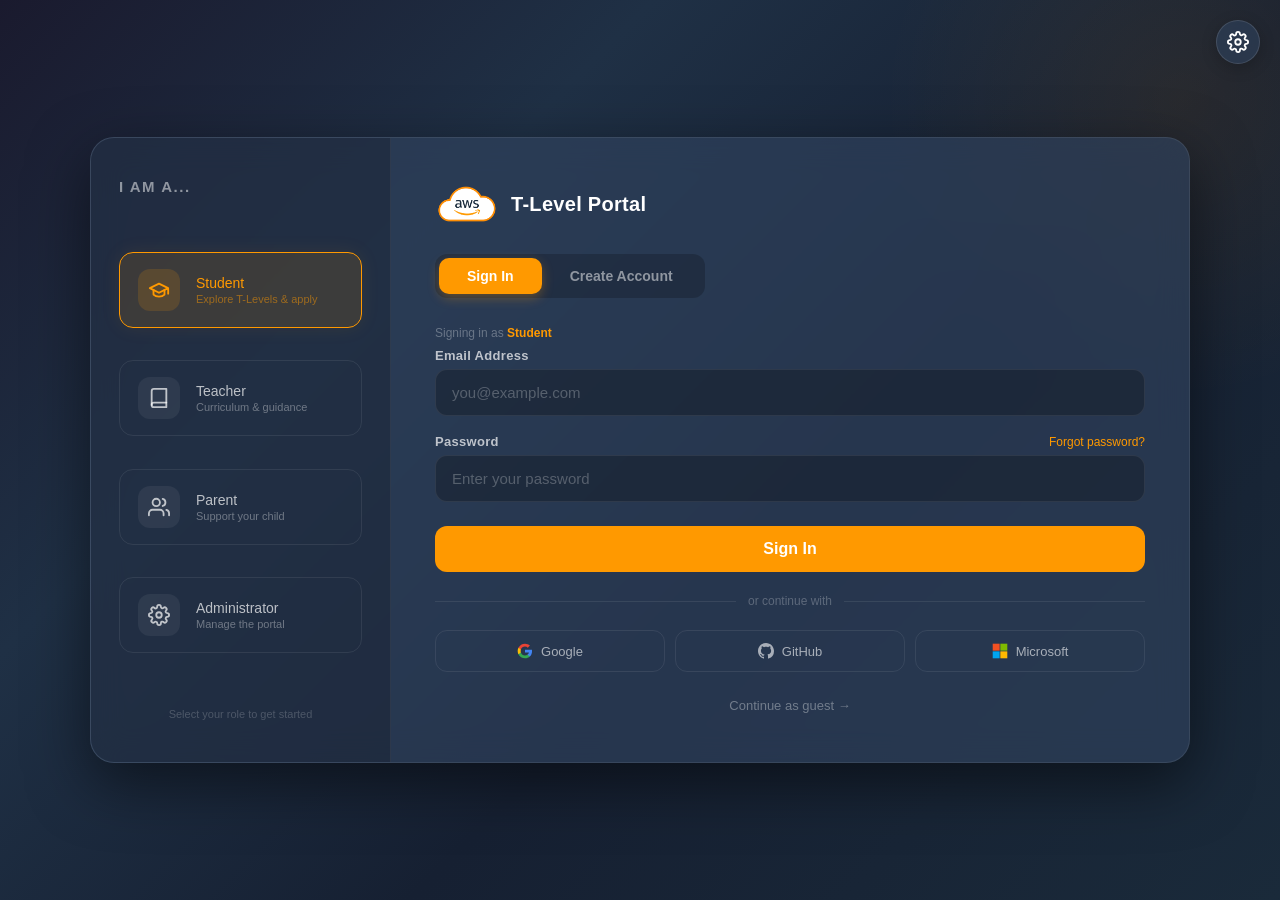
<file: login.html>
<!DOCTYPE html>
<html lang="en">
<head>
        <script>
/*
     * Amazon T-Level Hub — Shared Icon Library
     * -----------------------------------------
     * Replaces the site's old emoji icons (✕ 🔍 🏛️ 📄 🎓 💻 📖 ☁️ 🚀 👤 📊 💼
     * 🎯 💬 👋 ⚠️ 🏥 🔬 🌐 ✓ etc.) with a single shared SVG sprite, in the same
     * outline style already used for the course icons (24x24, 2px stroke,
     * square caps/joins, colour via currentColor).
     *
     * The sprite is embedded inline below (not fetched from icons.svg) so it
     * keeps working when pages are opened directly from disk. assets/icons.svg
     * is kept as the canonical, human-editable source — if you change an icon,
     * edit icons.svg first, then copy the <symbol> block(s) into ICON_SPRITE
     * here so the two stay in sync.
     *
     * Usage:
     *   1) Static HTML:      <i data-icon="search"></i>
     *                         <i data-icon="check" data-size="16" data-color="#ff9900"></i>
     *      icons.js auto-replaces every [data-icon] element on DOMContentLoaded,
     *      and again whenever refreshIcons() is called (for content you build
     *      dynamically after that, e.g. innerHTML re-renders).
     *
     *   2) From JavaScript:  el.innerHTML = Icon('rocket', { size: 16 });
     *      Useful when building HTML strings/template literals at runtime
     *      (e.g. resource link lists in resources.html).
     */
    
    const ICON_SPRITE = `<svg xmlns="http://www.w3.org/2000/svg" style="display:none" aria-hidden="true">
    
      <symbol id="icon-close" viewBox="0 0 24 24">
        <line x1="18" y1="6" x2="6" y2="18"/>
        <line x1="6" y1="6" x2="18" y2="18"/>
      </symbol>
    
      <symbol id="icon-search" viewBox="0 0 24 24">
        <circle cx="11" cy="11" r="8"/>
        <line x1="21" y1="21" x2="16.65" y2="16.65"/>
      </symbol>
    
      <symbol id="icon-bank" viewBox="0 0 24 24">
        <polygon points="12 3 2 9 22 9"/>
        <line x1="4" y1="9" x2="4" y2="19"/>
        <line x1="8" y1="9" x2="8" y2="19"/>
        <line x1="16" y1="9" x2="16" y2="19"/>
        <line x1="20" y1="9" x2="20" y2="19"/>
        <line x1="2" y1="22" x2="22" y2="22"/>
      </symbol>
    
      <symbol id="icon-file" viewBox="0 0 24 24">
        <path d="M14 2H6a2 2 0 0 0-2 2v16a2 2 0 0 0 2 2h12a2 2 0 0 0 2-2V8z"/>
        <polyline points="14 2 14 8 20 8"/>
        <line x1="8" y1="13" x2="16" y2="13"/>
        <line x1="8" y1="17" x2="16" y2="17"/>
      </symbol>
    
      <symbol id="icon-graduation-cap" viewBox="0 0 24 24">
        <path d="M22 10v6M2 10l10-5 10 5-10 5z"/>
        <path d="M6 12v5c3 3 9 3 12 0v-5"/>
      </symbol>
    
      <symbol id="icon-monitor" viewBox="0 0 24 24">
        <rect x="2" y="3" width="20" height="14" rx="0"/>
        <polyline points="8 21 12 17 16 21"/>
        <line x1="2" y1="17" x2="22" y2="17"/>
      </symbol>
    
      <symbol id="icon-book" viewBox="0 0 24 24">
        <path d="M2 3h6a4 4 0 0 1 4 4v14a3 3 0 0 0-3-3H2z"/>
        <path d="M22 3h-6a4 4 0 0 0-4 4v14a3 3 0 0 1 3-3h7z"/>
      </symbol>
    
      <symbol id="icon-cloud" viewBox="0 0 24 24">
        <path d="M18 10h-1.26A8 8 0 1 0 9 20h9a5 5 0 0 0 0-10z"/>
      </symbol>
    
      <symbol id="icon-rocket" viewBox="0 0 24 24">
        <path d="M12 15l-3-3a22 22 0 0 1 2-3.95A12.88 12.88 0 0 1 22 2c0 2.72-.78 7.5-6 11a22.35 22.35 0 0 1-4 2z"/>
        <path d="M9 12H4s.55-3.03 2-4c1.62-1.08 5 0 5 0"/>
        <path d="M12 15v5s3.03-.55 4-2c1.08-1.62 0-5 0-5"/>
        <path d="M4.5 16.5c-1.5 1.26-2 5-2 5s3.74-.5 5-2"/>
      </symbol>
    
      <symbol id="icon-user" viewBox="0 0 24 24">
        <circle cx="12" cy="8" r="4"/>
        <path d="M4 21v-1a8 8 0 0 1 16 0v1"/>
      </symbol>
    
      <symbol id="icon-bar-chart" viewBox="0 0 24 24">
        <line x1="18" y1="20" x2="18" y2="10"/>
        <line x1="12" y1="20" x2="12" y2="4"/>
        <line x1="6" y1="20" x2="6" y2="14"/>
        <line x1="2" y1="20" x2="22" y2="20"/>
      </symbol>
    
      <symbol id="icon-briefcase" viewBox="0 0 24 24">
        <rect x="2" y="7" width="20" height="14" rx="0"/>
        <path d="M16 7V5a2 2 0 0 0-2-2h-4a2 2 0 0 0-2 2v2"/>
        <line x1="12" y1="12" x2="12" y2="16"/>
        <line x1="10" y1="14" x2="14" y2="14"/>
      </symbol>
    
      <symbol id="icon-target" viewBox="0 0 24 24">
        <circle cx="12" cy="12" r="10"/>
        <circle cx="12" cy="12" r="6"/>
        <circle cx="12" cy="12" r="2"/>
      </symbol>
    
      <symbol id="icon-message-circle" viewBox="0 0 24 24">
        <path d="M21 15a2 2 0 0 1-2 2H7l-4 4V5a2 2 0 0 1 2-2h14a2 2 0 0 1 2 2z"/>
      </symbol>
    
      <symbol id="icon-wave" viewBox="0 0 24 24">
        <path d="M8 13V6a2 2 0 0 1 4 0v6"/>
        <path d="M12 12V4a2 2 0 0 1 4 0v8"/>
        <path d="M16 12.5V7a2 2 0 0 1 4 0v7c0 4-2.5 7-7 7h-1c-4 0-5.5-1-7-4l-2.3-4.5a1.7 1.7 0 0 1 .7-2.3 1.7 1.7 0 0 1 2.2.5L8 13"/>
      </symbol>
    
      <symbol id="icon-alert-triangle" viewBox="0 0 24 24">
        <path d="M10.29 3.86L1.82 18a2 2 0 0 0 1.71 3h16.94a2 2 0 0 0 1.71-3L13.71 3.86a2 2 0 0 0-3.42 0z"/>
        <line x1="12" y1="9" x2="12" y2="13"/>
        <line x1="12" y1="17" x2="12.01" y2="17"/>
      </symbol>
    
      <symbol id="icon-hospital" viewBox="0 0 24 24">
        <rect x="4" y="2" width="16" height="20" rx="0"/>
        <line x1="12" y1="8" x2="12" y2="14"/>
        <line x1="9" y1="11" x2="15" y2="11"/>
      </symbol>
    
      <symbol id="icon-flask" viewBox="0 0 24 24">
        <path d="M9 2v6l-5 9a2 2 0 0 0 1.74 3h12.52A2 2 0 0 0 20 17l-5-9V2"/>
        <line x1="8.5" y1="2" x2="15.5" y2="2"/>
        <line x1="7" y1="16" x2="17" y2="16"/>
      </symbol>
    
      <symbol id="icon-globe" viewBox="0 0 24 24">
        <circle cx="12" cy="12" r="10"/>
        <line x1="2" y1="12" x2="22" y2="12"/>
        <path d="M12 2a15.3 15.3 0 0 1 4 10 15.3 15.3 0 0 1-4 10 15.3 15.3 0 0 1-4-10 15.3 15.3 0 0 1 4-10z"/>
      </symbol>
    
      <symbol id="icon-check" viewBox="0 0 24 24">
        <polyline points="20 6 9 17 4 12"/>
      </symbol>
    
      <symbol id="icon-dot" viewBox="0 0 24 24">
        <circle cx="12" cy="12" r="8"/>
      </symbol>
    
      <symbol id="icon-arrow-right" viewBox="0 0 24 24">
        <line x1="4" y1="12" x2="20" y2="12"/>
        <polyline points="13 5 20 12 13 19"/>
      </symbol>
    
      <symbol id="icon-arrow-left" viewBox="0 0 24 24">
        <line x1="20" y1="12" x2="4" y2="12"/>
        <polyline points="11 5 4 12 11 19"/>
      </symbol>
    
      <symbol id="icon-arrow-up-right" viewBox="0 0 24 24">
        <line x1="7" y1="17" x2="17" y2="7"/>
        <polyline points="7 7 17 7 17 17"/>
      </symbol>
    
      <symbol id="icon-sun" viewBox="0 0 24 24">
        <circle cx="12" cy="12" r="5"/>
        <line x1="12" y1="1" x2="12" y2="3"/>
        <line x1="12" y1="21" x2="12" y2="23"/>
        <line x1="4.22" y1="4.22" x2="5.64" y2="5.64"/>
        <line x1="18.36" y1="18.36" x2="19.78" y2="19.78"/>
        <line x1="1" y1="12" x2="3" y2="12"/>
        <line x1="21" y1="12" x2="23" y2="12"/>
        <line x1="4.22" y1="19.78" x2="5.64" y2="18.36"/>
        <line x1="18.36" y1="5.64" x2="19.78" y2="4.22"/>
      </symbol>
    
      <symbol id="icon-moon" viewBox="0 0 24 24">
        <path d="M21 12.79A9 9 0 1 1 11.21 3 7 7 0 0 0 21 12.79z"/>
      </symbol>
    
      <symbol id="icon-star" viewBox="0 0 24 24">
        <polygon points="12 2 15.09 8.26 22 9.27 17 14.14 18.18 21.02 12 17.77 5.82 21.02 7 14.14 2 9.27 8.91 8.26 12 2"/>
      </symbol>
    
    </svg>`;
    
    (function injectSprite() {
        function inject() {
            if (document.getElementById('shared-icon-sprite')) return;
            const wrap = document.createElement('div');
            wrap.id = 'shared-icon-sprite';
            wrap.style.display = 'none';
            wrap.innerHTML = ICON_SPRITE;
            document.body.insertAdjacentElement('afterbegin', wrap);
        }
        if (document.body) inject();
        else document.addEventListener('DOMContentLoaded', inject);
    })();
    
    /**
     * Build an inline <svg> string referencing a sprite symbol.
     * @param {string} name - icon name, e.g. "search" (symbol id is "icon-search")
     * @param {object} [opts]
     * @param {number|string} [opts.size=20] - width & height in px
     * @param {string} [opts.color='currentColor'] - stroke colour
     * @param {string} [opts.fill='none'] - fill colour
     * @param {string} [opts.className=''] - extra class names
     */
    function Icon(name, opts) {
        opts = opts || {};
        const size = opts.size || 20;
        const color = opts.color || 'currentColor';
        const fill = opts.fill || 'none';
        const cls = 'icon' + (opts.className ? ' ' + opts.className : '');
        return '<svg class="' + cls + '" width="' + size + '" height="' + size +
            '" viewBox="0 0 24 24" fill="' + fill + '" stroke="' + color +
            '" stroke-width="2" stroke-linecap="square" stroke-linejoin="miter" aria-hidden="true">' +
            '<use href="#icon-' + name + '"></use></svg>';
    }
    
    /** Replace every [data-icon] element's content with its SVG icon. */
    function refreshIcons(root) {
        const scope = root || document;
        scope.querySelectorAll('[data-icon]').forEach(function (el) {
            const name = el.getAttribute('data-icon');
            if (!name) return;
            el.innerHTML = Icon(name, {
                size: el.getAttribute('data-size') || undefined,
                color: el.getAttribute('data-color') || undefined,
                fill: el.getAttribute('data-fill') || undefined,
                className: el.getAttribute('data-icon-class') || undefined,
            });
            el.removeAttribute('data-icon-rendered-pending');
        });
    }
    
    document.addEventListener('DOMContentLoaded', function () {
        refreshIcons();
    });
    
    </script>
<meta charset="UTF-8">
<meta name="viewport" content="width=device-width, initial-scale=1.0">
<title>AWS T-Level Portal — Sign In</title>
<link rel="stylesheet" href="style.css">
<style>
/* ===== LOGIN PAGE ROOT ===== */
.login-page {
    min-height: 100vh;
    display: flex;
    align-items: center;
    justify-content: center;
    padding: 40px;
    position: relative;
    overflow: hidden;
    background: linear-gradient(135deg, #1a1a2e 0%, #1f3045 30%, #162032 60%, #1a2a3a 100%);
    background-attachment: fixed;
}

body.light-theme.login-page,
body.light-theme .login-page {
    background: linear-gradient(135deg, #f8e8ff 0%, #ffe8f0 30%, #e8f0ff 70%, #f0f8ff 100%) !important;
    background-attachment: fixed !important;
}

/* Subtle decorative orbs */
.login-page::after {
    content: '';
    position: absolute;
    width: 600px;
    height: 600px;
    border-radius: 50%;
    background: radial-gradient(circle, rgba(255, 153, 0, 0.08) 0%, transparent 70%);
    top: -200px;
    right: -200px;
    z-index: 0;
    pointer-events: none;
}

/* ===== MAIN LOGIN CONTAINER ===== */
.login-container {
    display: flex;
    width: 100%;
    max-width: 1100px;
    min-height: 580px;
    border-radius: 24px;
    background: rgba(48, 67, 95, 0.65);
    backdrop-filter: blur(16px);
    -webkit-backdrop-filter: blur(16px);
    border: 1px solid rgba(255, 255, 255, 0.08);
    box-shadow: 0 20px 60px rgba(0, 0, 0, 0.5);
    position: relative;
    z-index: 1;
    overflow: hidden;
}

body.light-theme .login-container {
    background: rgba(255, 255, 255, 0.75) !important;
    border: 1px solid rgba(255, 255, 255, 0.9) !important;
    box-shadow: 0 8px 32px rgba(35, 47, 62, 0.12) !important;
}

/* ===== LEFT PANEL — Role Selection ===== */
.login-roles {
    width: 300px;
    min-width: 300px;
    padding: 40px 28px;
    background: rgba(0, 0, 0, 0.2);
    border-right: 1px solid rgba(255, 255, 255, 0.06);
    display: flex;
    flex-direction: column;
    justify-content: center;
}

body.light-theme .login-roles {
    background: rgba(35, 47, 62, 0.05) !important;
    border-right: 1px solid rgba(35, 47, 62, 0.1) !important;
}

.login-roles-title {
    font-size: 15px;
    font-weight: 600;
    color: rgba(255, 255, 255, 0.5);
    text-transform: uppercase;
    letter-spacing: 1.5px;
    margin-bottom: 24px;
}

body.light-theme .login-roles-title {
    color: rgba(35, 47, 62, 0.5) !important;
}

.role-options {
    display: flex;
    flex-direction: column;
    gap: 0;
    flex: 1;
    justify-content: space-evenly;
    align-items: stretch;
}

.role-btn {
    display: flex;
    align-items: center;
    gap: 16px;
    padding: 16px 18px;
    border-radius: 14px;
    background: transparent;
    border: 1.5px solid rgba(255, 255, 255, 0.08);
    color: rgba(255, 255, 255, 0.7);
    cursor: pointer;
    transition: all 0.25s ease;
    font-size: 15px;
    font-weight: 500;
    text-align: left;
    width: 100%;
    font-family: Arial, sans-serif;
}

.role-btn:hover {
    background: rgba(255, 153, 0, 0.08);
    border-color: rgba(255, 153, 0, 0.25);
    color: #ffffff;
    transform: translateX(4px);
}

.role-btn.active {
    background: rgba(255, 153, 0, 0.12);
    border-color: #ff9900;
    color: #ff9900;
    box-shadow: 0 0 20px rgba(255, 153, 0, 0.08);
}

body.light-theme .role-btn {
    color: rgba(35, 47, 62, 0.7) !important;
    border-color: rgba(35, 47, 62, 0.1) !important;
}

body.light-theme .role-btn:hover {
    background: rgba(35, 47, 62, 0.06) !important;
    border-color: rgba(35, 47, 62, 0.2) !important;
    color: #232f3e !important;
}

body.light-theme .role-btn.active {
    background: rgba(35, 47, 62, 0.5) !important;
    border-color: rgba(35, 47, 62, 0.5) !important;
    color: #ffffff !important;
}

.role-icon {
    width: 42px;
    height: 42px;
    border-radius: 12px;
    display: flex;
    align-items: center;
    justify-content: center;
    font-size: 20px;
    flex-shrink: 0;
    background: rgba(255, 255, 255, 0.06);
}

.role-btn.active .role-icon {
    background: rgba(255, 153, 0, 0.15);
}

body.light-theme .role-icon {
    background: rgba(35, 47, 62, 0.06) !important;
}

body.light-theme .role-btn.active .role-icon {
    background: rgba(35, 47, 62, 0.3) !important;
}

.role-btn .role-label {
    font-size: 14px;
}

.role-btn .role-sub {
    font-size: 11px;
    opacity: 0.5;
    margin-top: 2px;
}

/* ===== RIGHT PANEL — Auth Forms ===== */
.login-auth {
    flex: 1;
    padding: 48px 44px;
    display: flex;
    flex-direction: column;
    justify-content: center;
}

/* Auth header with logo */
.auth-header {
    display: flex;
    align-items: center;
    gap: 12px;
    margin-bottom: 32px;
}

.auth-header img {
    height: 36px;
    width: auto;
}

.auth-header span {
    font-size: 20px;
    font-weight: 700;
    color: #ffffff;
    letter-spacing: 0.3px;
}

body.light-theme .auth-header span {
    color: #232f3e !important;
}

/* Tab switcher (Login / Register) */
.auth-tabs {
    display: flex;
    gap: 0;
    margin-bottom: 28px;
    background: rgba(0, 0, 0, 0.2);
    border-radius: 12px;
    padding: 4px;
    width: fit-content;
}

body.light-theme .auth-tabs {
    background: rgba(35, 47, 62, 0.06) !important;
}

.auth-tab {
    padding: 10px 28px;
    border: none;
    background: transparent;
    color: rgba(255, 255, 255, 0.5);
    font-size: 14px;
    font-weight: 600;
    cursor: pointer;
    border-radius: 10px;
    transition: all 0.25s ease;
    font-family: Arial, sans-serif;
}

.auth-tab.active {
    background: #ff9900;
    color: #ffffff;
    box-shadow: 0 4px 12px rgba(255, 153, 0, 0.3);
}

.auth-tab:not(.active):hover {
    color: rgba(255, 255, 255, 0.8);
}

body.light-theme .auth-tab {
    color: rgba(35, 47, 62, 0.4) !important;
}

body.light-theme .auth-tab:not(.active):hover {
    color: rgba(35, 47, 62, 0.7) !important;
}

body.light-theme .auth-tab.active {
    background: #232f3e !important;
    color: #ffffff !important;
    box-shadow: 0 4px 12px rgba(35, 47, 62, 0.2) !important;
}

/* Auth forms */
.auth-form {
    display: none;
    flex-direction: column;
    gap: 18px;
}

.auth-form.active {
    display: flex;
}

.form-group {
    display: flex;
    flex-direction: column;
    gap: 6px;
}

.form-group label {
    font-size: 13px;
    font-weight: 600;
    color: rgba(255, 255, 255, 0.7);
    letter-spacing: 0.3px;
}

body.light-theme .form-group label {
    color: rgba(35, 47, 62, 0.7) !important;
}

.form-group input {
    padding: 14px 16px;
    border-radius: 12px;
    border: 1.5px solid rgba(255, 255, 255, 0.08);
    background: rgba(0, 0, 0, 0.25);
    color: #ffffff;
    font-size: 15px;
    outline: none;
    transition: border-color 0.25s ease;
    font-family: Arial, sans-serif;
}

.form-group input::placeholder {
    color: rgba(255, 255, 255, 0.25);
}

.form-group input:focus {
    border-color: #ff9900;
    box-shadow: 0 0 0 3px rgba(255, 153, 0, 0.08);
}

body.light-theme .form-group input {
    background: rgba(255, 255, 255, 0.8) !important;
    border-color: rgba(35, 47, 62, 0.15) !important;
    color: #232f3e !important;
}

body.light-theme .form-group input::placeholder {
    color: rgba(35, 47, 62, 0.3) !important;
}

body.light-theme .form-group input:focus {
    border-color: #232f3e !important;
    box-shadow: 0 0 0 3px rgba(35, 47, 62, 0.08) !important;
}

.password-row {
    display: flex;
    justify-content: space-between;
    align-items: center;
}

.forgot-link {
    font-size: 12px;
    color: #ff9900;
    text-decoration: none;
    cursor: pointer;
    transition: opacity 0.2s;
}

.forgot-link:hover {
    opacity: 0.8;
    text-decoration: underline;
}

body.light-theme .forgot-link {
    color: #232f3e !important;
}

.auth-submit-btn {
    padding: 14px 20px;
    border: none;
    border-radius: 12px;
    background: #ff9900;
    color: #ffffff;
    font-size: 16px;
    font-weight: 700;
    cursor: pointer;
    transition: all 0.25s ease;
    margin-top: 6px;
    font-family: Arial, sans-serif;
}

.auth-submit-btn:hover {
    background: #e68a00;
    transform: translateY(-2px);
    box-shadow: 0 6px 20px rgba(255, 153, 0, 0.3);
}

body.light-theme .auth-submit-btn {
    background: #232f3e !important;
}

body.light-theme .auth-submit-btn:hover {
    background: #1a252f !important;
    box-shadow: 0 6px 20px rgba(35, 47, 62, 0.2) !important;
}

.auth-divider {
    display: flex;
    align-items: center;
    gap: 12px;
    color: rgba(255, 255, 255, 0.25);
    font-size: 12px;
    margin: 4px 0;
}

.auth-divider::before,
.auth-divider::after {
    content: '';
    flex: 1;
    height: 1px;
    background: rgba(255, 255, 255, 0.08);
}

body.light-theme .auth-divider {
    color: rgba(35, 47, 62, 0.3) !important;
}

body.light-theme .auth-divider::before,
body.light-theme .auth-divider::after {
    background: rgba(35, 47, 62, 0.1) !important;
}

.sso-buttons {
    display: flex;
    gap: 10px;
}

.sso-btn {
    flex: 1;
    padding: 12px;
    border-radius: 12px;
    border: 1.5px solid rgba(255, 255, 255, 0.08);
    background: transparent;
    color: rgba(255, 255, 255, 0.6);
    font-size: 13px;
    cursor: pointer;
    transition: all 0.25s ease;
    display: flex;
    align-items: center;
    justify-content: center;
    gap: 8px;
    font-family: Arial, sans-serif;
}

.sso-btn:hover {
    background: rgba(255, 255, 255, 0.05);
    border-color: rgba(255, 255, 255, 0.15);
    color: #ffffff;
}

body.light-theme .sso-btn {
    border-color: rgba(35, 47, 62, 0.12) !important;
    color: rgba(35, 47, 62, 0.6) !important;
}

body.light-theme .sso-btn:hover {
    background: rgba(35, 47, 62, 0.04) !important;
    border-color: rgba(35, 47, 62, 0.2) !important;
    color: #232f3e !important;
}

/* Skip / guest link */
.guest-link {
    text-align: center;
    margin-top: 6px;
}

.guest-link a {
    color: rgba(255, 255, 255, 0.35);
    text-decoration: none;
    font-size: 13px;
    transition: color 0.2s;
}

.guest-link a:hover {
    color: #ff9900;
}

body.light-theme .guest-link a {
    color: rgba(35, 47, 62, 0.4) !important;
}

body.light-theme .guest-link a:hover {
    color: #232f3e !important;
}

/* Selected role indicator */
.selected-role-display {
    font-size: 12px;
    color: rgba(255, 255, 255, 0.3);
    margin-bottom: 8px;
}

body.light-theme .selected-role-display {
    color: rgba(35, 47, 62, 0.4) !important;
}

.selected-role-name {
    color: #ff9900;
    font-weight: 600;
}

body.light-theme .selected-role-name {
    color: #232f3e !important;
}

/* ===== SETTINGS GEAR (top right) ===== */
.settings-gear-corner {
    position: fixed;
    top: 20px;
    right: 20px;
    z-index: 5000;
    display: flex;
    align-items: center;
    gap: 8px;
}

.settings-gear-btn {
    width: 44px;
    height: 44px;
    border-radius: 50%;
    border: 1.5px solid rgba(255, 255, 255, 0.12);
    background: rgba(48, 67, 95, 0.6);
    backdrop-filter: blur(8px);
    -webkit-backdrop-filter: blur(8px);
    cursor: pointer;
    display: flex;
    align-items: center;
    justify-content: center;
    font-size: 22px;
    transition: all 0.3s ease;
    color: #ffffff;
    box-shadow: 0 4px 16px rgba(0, 0, 0, 0.2);
}

.settings-gear-btn:hover {
    transform: scale(1.08);
    border-color: rgba(255, 153, 0, 0.4);
    box-shadow: 0 6px 24px rgba(0, 0, 0, 0.3);
}

body.light-theme .settings-gear-btn {
    background: rgba(255, 255, 255, 0.8) !important;
    border-color: rgba(35, 47, 62, 0.15) !important;
    color: #232f3e !important;
    box-shadow: 0 4px 16px rgba(35, 47, 62, 0.1) !important;
}

body.light-theme .settings-gear-btn:hover {
    border-color: rgba(35, 47, 62, 0.3) !important;
}

/* ===== LOGIN PAGE SETTINGS MODAL ===== */
.login-settings-modal {
    display: none;
    position: fixed;
    top: 0;
    left: 0;
    width: 100%;
    height: 100%;
    background: rgba(0, 0, 0, 0.6);
    backdrop-filter: blur(4px);
    -webkit-backdrop-filter: blur(4px);
    z-index: 6000;
    justify-content: center;
    align-items: center;
}

.login-settings-modal.active {
    display: flex;
}

.login-settings-box {
    background: rgba(48, 67, 95, 0.9);
    backdrop-filter: blur(20px);
    -webkit-backdrop-filter: blur(20px);
    border: 1px solid rgba(255, 255, 255, 0.08);
    width: 90%;
    max-width: 440px;
    border-radius: 20px;
    padding: 28px 32px;
    box-shadow: 0 20px 60px rgba(0, 0, 0, 0.6);
    color: #ffffff;
}

body.light-theme .login-settings-box {
    background: rgba(255, 255, 255, 0.92) !important;
    border: 1px solid rgba(35, 47, 62, 0.12) !important;
    color: #232f3e !important;
    box-shadow: 0 20px 60px rgba(35, 47, 62, 0.15) !important;
}

.login-settings-header {
    display: flex;
    justify-content: space-between;
    align-items: center;
    border-bottom: 1px solid rgba(255, 255, 255, 0.08);
    padding-bottom: 14px;
    margin-bottom: 20px;
}

body.light-theme .login-settings-header {
    border-bottom-color: rgba(35, 47, 62, 0.12) !important;
}

.login-settings-header h2 {
    font-size: 20px;
    font-weight: 700;
    color: #ffffff;
    margin: 0;
}

body.light-theme .login-settings-header h2 {
    color: #232f3e !important;
}

.login-settings-close {
    background: none;
    border: none;
    font-size: 28px;
    line-height: 1;
    cursor: pointer;
    color: rgba(255, 255, 255, 0.5);
    transition: color 0.2s;
}

.login-settings-close:hover {
    color: #ffffff;
}

body.light-theme .login-settings-close {
    color: rgba(35, 47, 62, 0.4) !important;
}

body.light-theme .login-settings-close:hover {
    color: #232f3e !important;
}

.login-settings-section {
    margin-bottom: 22px;
}

.login-settings-section:last-child {
    margin-bottom: 0;
}

.login-settings-section h3 {
    font-size: 14px;
    font-weight: 600;
    color: rgba(255, 255, 255, 0.5);
    text-transform: uppercase;
    letter-spacing: 1px;
    margin-bottom: 12px;
}

body.light-theme .login-settings-section h3 {
    color: rgba(35, 47, 62, 0.5) !important;
}

.login-settings-section select {
    width: 100%;
    padding: 10px 12px;
    border-radius: 10px;
    border: 1.5px solid rgba(255, 255, 255, 0.1);
    background: rgba(0, 0, 0, 0.25);
    color: #ffffff;
    font-size: 14px;
    outline: none;
    cursor: pointer;
    font-family: Arial, sans-serif;
}

body.light-theme .login-settings-section select {
    background: rgba(35, 47, 62, 0.06) !important;
    border-color: rgba(35, 47, 62, 0.15) !important;
    color: #232f3e !important;
}

.login-font-controls {
    display: flex;
    justify-content: flex-start;
    align-items: center;
    gap: 10px;
}

.login-font-controls button {
    min-width: 70px;
    padding: 8px 14px;
    border-radius: 8px;
    border: 1.5px solid rgba(255, 255, 255, 0.1);
    background: rgba(0, 0, 0, 0.2);
    color: #ffffff;
    cursor: pointer;
    font-size: 14px;
    font-family: Arial, sans-serif;
    transition: all 0.2s;
}

.login-font-controls button:hover {
    background: rgba(255, 153, 0, 0.15);
    border-color: rgba(255, 153, 0, 0.3);
}

body.light-theme .login-font-controls button {
    background: rgba(35, 47, 62, 0.06) !important;
    border-color: rgba(35, 47, 62, 0.12) !important;
    color: #232f3e !important;
}

body.light-theme .login-font-controls button:hover {
    background: rgba(35, 47, 62, 0.1) !important;
}

.login-toggle-row {
    display: flex;
    align-items: center;
    justify-content: flex-start;
    gap: 12px;
    margin: 10px 0;
    width: 100%;
}

.login-toggle-row input[type="checkbox"] {
    margin: 0;
    width: 18px;
    height: 18px;
    flex-shrink: 0;
    accent-color: #ff9900;
}

body.light-theme .login-toggle-row input[type="checkbox"] {
    accent-color: #232f3e;
}

.login-toggle-row span {
    font-size: 14px;
    color: rgba(255, 255, 255, 0.8);
}

body.light-theme .login-toggle-row span {
    color: rgba(35, 47, 62, 0.8) !important;
}

/* ===== RESPONSIVE ===== */
@media (max-width: 820px) {
    .login-container {
        flex-direction: column;
        max-width: 480px;
    }
    .login-roles {
        width: 100%;
        min-width: unset;
        border-right: none;
        border-bottom: 1px solid rgba(255, 255, 255, 0.06);
        padding: 24px 20px;
    }
    .role-options {
        flex-direction: row;
        flex-wrap: wrap;
        justify-content: center;
    }
    .role-btn {
        flex: 1;
        min-width: 120px;
        flex-direction: column;
        text-align: center;
        padding: 14px 12px;
    }
    .role-btn .role-sub {
        display: none;
    }
    .login-auth {
        padding: 32px 24px;
    }
    .login-page {
        padding: 20px;
    }
}

@media (max-width: 480px) {
    .login-auth {
        padding: 24px 16px;
    }
    .auth-tab {
        padding: 8px 16px;
        font-size: 13px;
    }
    .sso-buttons {
        flex-direction: column;
    }
    .role-btn {
        min-width: 80px;
        padding: 10px 8px;
    }
    .role-btn .role-icon {
        width: 34px;
        height: 34px;
        font-size: 16px;
    }
    .role-btn .role-label {
        font-size: 12px;
    }
    .login-settings-box {
        padding: 20px 18px;
    }
}
/* ===== HIGH CONTRAST ===== */
body.high-contrast .login-page {
    background: #000000 !important;
}
body.high-contrast .login-container {
    background: #000000 !important;
    border: 2px solid #ffff00 !important;
    backdrop-filter: none !important;
    -webkit-backdrop-filter: none !important;
    box-shadow: none !important;
}
body.high-contrast .login-roles {
    background: #000000 !important;
    border-right: 2px solid #ffff00 !important;
}
body.high-contrast .login-roles-title {
    color: #ffff00 !important;
}
body.high-contrast .role-btn {
    background: #000000 !important;
    border: 2px solid #ffffff !important;
    color: #ffffff !important;
}
body.high-contrast .role-btn:hover {
    background: #111111 !important;
    border-color: #ffff00 !important;
    color: #ffff00 !important;
    transform: none !important;
}
body.high-contrast .role-btn.active {
    background: #ffff00 !important;
    border-color: #ffff00 !important;
    color: #000000 !important;
    box-shadow: none !important;
}
body.high-contrast .role-icon {
    background: rgba(255,255,255,0.1) !important;
}
body.high-contrast .role-btn.active .role-icon {
    background: rgba(0,0,0,0.2) !important;
}
body.high-contrast .role-btn .role-sub {
    opacity: 0.7 !important;
}
body.high-contrast .auth-header span {
    color: #ffff00 !important;
}
body.high-contrast .auth-header img {
    filter: brightness(0) invert(1) !important;
}
body.high-contrast .auth-tabs {
    background: #111111 !important;
}
body.high-contrast .auth-tab {
    color: rgba(255,255,255,0.5) !important;
}
body.high-contrast .auth-tab.active {
    background: #ffff00 !important;
    color: #000000 !important;
    box-shadow: none !important;
}
body.high-contrast .auth-tab:not(.active):hover {
    color: #ffffff !important;
}
body.high-contrast .form-group label {
    color: #ffffff !important;
}
body.high-contrast .form-group input {
    background: #000000 !important;
    border: 2px solid #ffff00 !important;
    color: #ffffff !important;
}
body.high-contrast .form-group input::placeholder {
    color: #888888 !important;
}
body.high-contrast .form-group input:focus {
    border-color: #ffff00 !important;
    box-shadow: 0 0 0 3px rgba(255,255,0,0.15) !important;
}
body.high-contrast .forgot-link {
    color: #ffff00 !important;
}
body.high-contrast .auth-submit-btn {
    background: #ffff00 !important;
    color: #000000 !important;
}
body.high-contrast .auth-submit-btn:hover {
    background: #cccc00 !important;
    transform: none !important;
    box-shadow: none !important;
}
body.high-contrast .auth-divider {
    color: rgba(255,255,255,0.4) !important;
}
body.high-contrast .auth-divider::before,
body.high-contrast .auth-divider::after {
    background: rgba(255,255,255,0.2) !important;
}
body.high-contrast .sso-btn {
    background: #000000 !important;
    border: 2px solid #ffffff !important;
    color: #ffffff !important;
}
body.high-contrast .sso-btn:hover {
    background: #111111 !important;
    border-color: #ffff00 !important;
    color: #ffff00 !important;
}
body.high-contrast .guest-link a {
    color: rgba(255,255,255,0.5) !important;
}
body.high-contrast .guest-link a:hover {
    color: #ffff00 !important;
}
body.high-contrast .selected-role-display {
    color: rgba(255,255,255,0.5) !important;
}
body.high-contrast .selected-role-name {
    color: #ffff00 !important;
}
body.high-contrast .login-roles > div:last-child div {
    color: rgba(255,255,255,0.3) !important;
}
body.high-contrast .settings-gear-btn {
    background: #000000 !important;
    border: 2px solid #ffff00 !important;
    color: #ffff00 !important;
    box-shadow: none !important;
}
body.high-contrast .settings-gear-btn:hover {
    transform: none !important;
    border-color: #ffff00 !important;
    box-shadow: none !important;
}
body.high-contrast .login-settings-modal {
    background: rgba(0,0,0,0.85) !important;
    backdrop-filter: none !important;
    -webkit-backdrop-filter: none !important;
}
body.high-contrast .login-settings-box {
    background: #000000 !important;
    border: 2px solid #ffff00 !important;
    color: #ffffff !important;
    box-shadow: none !important;
}
body.high-contrast .login-settings-header {
    border-bottom-color: #ffff00 !important;
}
body.high-contrast .login-settings-header h2 {
    color: #ffff00 !important;
}
body.high-contrast .login-settings-close {
    color: #ffff00 !important;
}
body.high-contrast .login-settings-close:hover {
    color: #ffffff !important;
}
body.high-contrast .login-settings-section h3 {
    color: #ffff00 !important;
}
body.high-contrast .login-settings-section select {
    background: #000000 !important;
    border: 2px solid #ffff00 !important;
    color: #ffffff !important;
}
body.high-contrast .login-font-controls button {
    background: #000000 !important;
    border: 2px solid #ffff00 !important;
    color: #ffffff !important;
}
body.high-contrast .login-font-controls button:hover {
    background: #ffff00 !important;
    color: #000000 !important;
    border-color: #ffff00 !important;
}
body.high-contrast .login-toggle-row span {
    color: #ffffff !important;
}
body.high-contrast .login-toggle-row input[type="checkbox"] {
    accent-color: #ffff00 !important;
}
body.high-contrast .login-page::after {
    display: none !important;
}

</style>
</head>
<body>
    <div class="login-page">

<!-- ===== SETTINGS GEAR — TOP RIGHT ===== -->
<div class="settings-gear-corner">
    <button class="settings-gear-btn" id="settingsGearBtn" title="Settings">
        <svg xmlns="http://www.w3.org/2000/svg" width="22" height="22" viewBox="0 0 24 24" fill="none" stroke="currentColor" stroke-width="2" stroke-linecap="round" stroke-linejoin="round"><circle cx="12" cy="12" r="3"/><path d="M19.4 15a1.65 1.65 0 0 0 .33 1.82l.06.06a2 2 0 0 1-2.83 2.83l-.06-.06a1.65 1.65 0 0 0-1.82-.33 1.65 1.65 0 0 0-1 1.51V21a2 2 0 0 1-4 0v-.09A1.65 1.65 0 0 0 9 19.4a1.65 1.65 0 0 0-1.82.33l-.06.06a2 2 0 0 1-2.83-2.83l.06-.06A1.65 1.65 0 0 0 4.68 15a1.65 1.65 0 0 0-1.51-1H3a2 2 0 0 1 0-4h.09A1.65 1.65 0 0 0 4.6 9a1.65 1.65 0 0 0-.33-1.82l-.06-.06a2 2 0 0 1 2.83-2.83l.06.06A1.65 1.65 0 0 0 9 4.68a1.65 1.65 0 0 0 1-1.51V3a2 2 0 0 1 4 0v.09a1.65 1.65 0 0 0 1 1.51 1.65 1.65 0 0 0 1.82-.33l.06-.06a2 2 0 0 1 2.83 2.83l-.06.06A1.65 1.65 0 0 0 19.4 9a1.65 1.65 0 0 0 1.51 1H21a2 2 0 0 1 0 4h-.09a1.65 1.65 0 0 0-1.51 1z"/></svg>
    </button>
</div>

<!-- ===== SETTINGS MODAL ===== -->
<div class="login-settings-modal" id="loginSettingsModal">
    <div class="login-settings-box">
        <div class="login-settings-header">
            <h2>Settings</h2>
            <button class="login-settings-close" id="loginSettingsClose">&times;</button>
        </div>

        <!-- Language -->
        <div class="login-settings-section">
            <h3>Language</h3>
            <select id="loginLangSelect">
                <option value="en">English</option>
                <option value="de">Deutsch</option>
                <option value="hi">हिन्दी</option>
                <option value="es">Español</option>
                <option value="ar">العربية</option>
            </select>
        </div>

        <!-- Font Size -->
        <div class="login-settings-section">
            <h3>Font Size</h3>
            <div class="login-font-controls">
                <button id="loginFontDecrease">−</button>
                <button id="loginFontReset">Reset</button>
                <button id="loginFontIncrease">+</button>
            </div>
        </div>

        <!-- Accessibility -->
        <div class="login-settings-section">
            <h3>Accessibility</h3>
            <label class="login-toggle-row">
                <input type="checkbox" id="loginHighContrast">
                <span>High contrast mode</span>
            </label>
            <label class="login-toggle-row">
                <input type="checkbox" id="loginUnderlineLinks">
                <span>Underline all links</span>
            </label>
            <label class="login-toggle-row">
                <input type="checkbox" id="loginReduceMotion">
                <span>Reduce motion/animations</span>
            </label>
            <label class="login-toggle-row">
                <input type="checkbox" id="loginLightTheme">
                <span>Light theme</span>
            </label>
        </div>
    </div>
</div>

<!-- ===== MAIN LOGIN CONTAINER ===== -->
<div class="login-container">

    <!-- LEFT: Role Selection -->
    <div class="login-roles">
        <div class="login-roles-title">I am a...</div>
        <div class="role-options">
            <button class="role-btn active" data-role="student">
                <div class="role-icon">
                    <svg xmlns="http://www.w3.org/2000/svg" width="22" height="22" viewBox="0 0 24 24" fill="none" stroke="currentColor" stroke-width="2" stroke-linecap="round" stroke-linejoin="round"><path d="M22 10v6M2 10l10-5 10 5-10 5z"/><path d="M6 12v5c3 3 9 3 12 0v-5"/></svg>
                </div>
                <div>
                    <div class="role-label">Student</div>
                    <div class="role-sub">Explore T-Levels & apply</div>
                </div>
            </button>
            <button class="role-btn" data-role="teacher">
                <div class="role-icon">
                    <svg xmlns="http://www.w3.org/2000/svg" width="22" height="22" viewBox="0 0 24 24" fill="none" stroke="currentColor" stroke-width="2" stroke-linecap="round" stroke-linejoin="round"><path d="M4 19.5A2.5 2.5 0 0 1 6.5 17H20"/><path d="M6.5 2H20v20H6.5A2.5 2.5 0 0 1 4 19.5v-15A2.5 2.5 0 0 1 6.5 2z"/></svg>
                </div>
                <div>
                    <div class="role-label">Teacher</div>
                    <div class="role-sub">Curriculum & guidance</div>
                </div>
            </button>
            <button class="role-btn" data-role="parent">
                <div class="role-icon">
                    <svg xmlns="http://www.w3.org/2000/svg" width="22" height="22" viewBox="0 0 24 24" fill="none" stroke="currentColor" stroke-width="2" stroke-linecap="round" stroke-linejoin="round"><path d="M17 21v-2a4 4 0 0 0-4-4H5a4 4 0 0 0-4 4v2"/><circle cx="9" cy="7" r="4"/><path d="M23 21v-2a4 4 0 0 0-3-3.87"/><path d="M16 3.13a4 4 0 0 1 0 7.75"/></svg>
                </div>
                <div>
                    <div class="role-label">Parent</div>
                    <div class="role-sub">Support your child</div>
                </div>
            </button>
            <button class="role-btn" data-role="administrator">
                <div class="role-icon">
                    <svg xmlns="http://www.w3.org/2000/svg" width="22" height="22" viewBox="0 0 24 24" fill="none" stroke="currentColor" stroke-width="2" stroke-linecap="round" stroke-linejoin="round"><circle cx="12" cy="12" r="3"/><path d="M19.4 15a1.65 1.65 0 0 0 .33 1.82l.06.06a2 2 0 0 1-2.83 2.83l-.06-.06a1.65 1.65 0 0 0-1.82-.33 1.65 1.65 0 0 0-1 1.51V21a2 2 0 0 1-4 0v-.09A1.65 1.65 0 0 0 9 19.4a1.65 1.65 0 0 0-1.82.33l-.06.06a2 2 0 0 1-2.83-2.83l.06-.06A1.65 1.65 0 0 0 4.68 15a1.65 1.65 0 0 0-1.51-1H3a2 2 0 0 1 0-4h.09A1.65 1.65 0 0 0 4.6 9a1.65 1.65 0 0 0-.33-1.82l-.06-.06a2 2 0 0 1 2.83-2.83l.06.06A1.65 1.65 0 0 0 9 4.68a1.65 1.65 0 0 0 1-1.51V3a2 2 0 0 1 4 0v.09a1.65 1.65 0 0 0 1 1.51 1.65 1.65 0 0 0 1.82-.33l.06-.06a2 2 0 0 1 2.83 2.83l-.06.06A1.65 1.65 0 0 0 19.4 9a1.65 1.65 0 0 0 1.51 1H21a2 2 0 0 1 0 4h-.09a1.65 1.65 0 0 0-1.51 1z"/></svg>
                </div>
                <div>
                    <div class="role-label">Administrator</div>
                    <div class="role-sub">Manage the portal</div>
                </div>
            </button>
        </div>
        <div style="margin-top: auto; padding-top: 20px;">
            <div style="font-size:11px; color: rgba(255,255,255,0.2); line-height:1.5; text-align:center;">
                Select your role to get started
            </div>
        </div>
    </div>

    <!-- RIGHT: Auth Forms -->
    <div class="login-auth">

        <div class="auth-header">
            <img src="Amazon-Web-Services-AWS-Logo.png" alt="AWS">
            <span>T-Level Portal</span>
        </div>

        <!-- Tab switcher -->
        <div class="auth-tabs">
            <button class="auth-tab active" data-tab="login">Sign In</button>
            <button class="auth-tab" data-tab="register">Create Account</button>
        </div>

        <!-- Selected role hint -->
        <div class="selected-role-display">
            Signing in as <span class="selected-role-name" id="selectedRoleDisplay">Student</span>
        </div>

        <!-- LOGIN FORM -->
        <form class="auth-form active" id="loginForm" autocomplete="off">
            <div class="form-group">
                <label for="loginEmail">Email Address</label>
                <input type="email" id="loginEmail" placeholder="you@example.com" required>
            </div>
            <div class="form-group">
                <div class="password-row">
                    <label for="loginPassword">Password</label>
                    <a class="forgot-link" href="#" id="forgotLink">Forgot password?</a>
                </div>
                <input type="password" id="loginPassword" placeholder="Enter your password" required>
            </div>
            <button type="submit" class="auth-submit-btn" id="loginSubmitBtn">Sign In</button>

            <div class="auth-divider">or continue with</div>

            <div class="sso-buttons">
                <button type="button" class="sso-btn" id="loginGoogleBtn" data-provider="google">
                    <svg xmlns="http://www.w3.org/2000/svg" width="16" height="16" viewBox="0 0 24 24" fill="currentColor"><path d="M22.56 12.25c0-.78-.07-1.53-.2-2.25H12v4.26h5.92c-.26 1.37-1.04 2.53-2.21 3.31v2.77h3.57c2.08-1.92 3.28-4.74 3.28-8.09z" fill="#4285F4"/><path d="M12 23c2.97 0 5.46-.98 7.28-2.66l-3.57-2.77c-.98.66-2.23 1.06-3.71 1.06-2.86 0-5.29-1.93-6.16-4.53H2.18v2.84C3.99 20.53 7.7 23 12 23z" fill="#34A853"/><path d="M5.84 14.09c-.22-.66-.35-1.36-.35-2.09s.13-1.43.35-2.09V7.07H2.18C1.43 8.55 1 10.22 1 12s.43 3.45 1.18 4.93l3.66-2.84z" fill="#FBBC05"/><path d="M12 5.38c1.62 0 3.06.56 4.21 1.64l3.15-3.15C17.45 2.09 14.97 1 12 1 7.7 1 3.99 3.47 2.18 7.07l3.66 2.84c.87-2.6 3.3-4.53 6.16-4.53z" fill="#EA4335"/></svg>
                    Google
                </button>
                <button type="button" class="sso-btn" id="loginGithubBtn" data-provider="github">
                    <svg xmlns="http://www.w3.org/2000/svg" width="16" height="16" viewBox="0 0 24 24" fill="currentColor"><path d="M12 0C5.37 0 0 5.37 0 12c0 5.31 3.435 9.795 8.205 11.385.6.105.825-.255.825-.57 0-.285-.015-1.23-.015-2.235-3.015.555-3.795-.735-4.035-1.41-.135-.345-.72-1.41-1.23-1.695-.42-.225-1.02-.78-.015-.795.945-.015 1.62.87 1.845 1.23 1.08 1.815 2.805 1.305 3.495.99.105-.78.42-1.305.765-1.605-2.67-.3-5.46-1.335-5.46-5.925 0-1.305.465-2.385 1.23-3.225-.12-.3-.54-1.53.12-3.18 0 0 1.005-.315 3.3 1.23.96-.27 1.98-.405 3-.405s2.04.135 3 .405c2.295-1.56 3.3-1.23 3.3-1.23.66 1.65.24 2.88.12 3.18.765.84 1.23 1.905 1.23 3.225 0 4.605-2.805 5.625-5.475 5.925.435.375.81 1.095.81 2.22 0 1.605-.015 2.895-.015 3.3 0 .315.225.69.825.57A12.02 12.02 0 0 0 24 12c0-6.63-5.37-12-12-12z"/></svg>
                    GitHub
                </button>
                <button type="button" class="sso-btn" id="loginMicrosoftBtn" data-provider="microsoft">
                    <svg xmlns="http://www.w3.org/2000/svg" width="16" height="16" viewBox="0 0 23 23" fill="none"><rect x="1" y="1" width="10" height="10" fill="#F25022"/><rect x="12" y="1" width="10" height="10" fill="#7FBA00"/><rect x="1" y="12" width="10" height="10" fill="#00A4EF"/><rect x="12" y="12" width="10" height="10" fill="#FFB900"/></svg>
                    Microsoft
                </button>
            </div>

            <div class="guest-link">
                <a href="index.html" id="guestContinue">Continue as guest →</a>
            </div>
        </form>

        <!-- REGISTER FORM -->
        <form class="auth-form" id="registerForm" autocomplete="off">
            <div class="form-group">
                <label for="regName">Full Name</label>
                <input type="text" id="regName" placeholder="John Doe" required>
            </div>
            <div class="form-group">
                <label for="regEmail">Email Address</label>
                <input type="email" id="regEmail" placeholder="you@example.com" required>
            </div>
            <div class="form-group">
                <label for="regPassword">Password</label>
                <input type="password" id="regPassword" placeholder="Create a password (min. 8 chars)" required>
            </div>
            <div class="form-group">
                <label for="regConfirm">Confirm Password</label>
                <input type="password" id="regConfirm" placeholder="Confirm your password" required>
            </div>
            <button type="submit" class="auth-submit-btn" id="registerSubmitBtn">Create Account</button>

            <div class="auth-divider">or continue with</div>

            <div class="sso-buttons">
                <button type="button" class="sso-btn" id="regGoogleBtn" data-provider="google">
                    <svg xmlns="http://www.w3.org/2000/svg" width="16" height="16" viewBox="0 0 24 24" fill="currentColor"><path d="M22.56 12.25c0-.78-.07-1.53-.2-2.25H12v4.26h5.92c-.26 1.37-1.04 2.53-2.21 3.31v2.77h3.57c2.08-1.92 3.28-4.74 3.28-8.09z" fill="#4285F4"/><path d="M12 23c2.97 0 5.46-.98 7.28-2.66l-3.57-2.77c-.98.66-2.23 1.06-3.71 1.06-2.86 0-5.29-1.93-6.16-4.53H2.18v2.84C3.99 20.53 7.7 23 12 23z" fill="#34A853"/><path d="M5.84 14.09c-.22-.66-.35-1.36-.35-2.09s.13-1.43.35-2.09V7.07H2.18C1.43 8.55 1 10.22 1 12s.43 3.45 1.18 4.93l3.66-2.84z" fill="#FBBC05"/><path d="M12 5.38c1.62 0 3.06.56 4.21 1.64l3.15-3.15C17.45 2.09 14.97 1 12 1 7.7 1 3.99 3.47 2.18 7.07l3.66 2.84c.87-2.6 3.3-4.53 6.16-4.53z" fill="#EA4335"/></svg>
                    Google
                </button>
                <button type="button" class="sso-btn" id="regGithubBtn" data-provider="github">
                    <svg xmlns="http://www.w3.org/2000/svg" width="16" height="16" viewBox="0 0 24 24" fill="currentColor"><path d="M12 0C5.37 0 0 5.37 0 12c0 5.31 3.435 9.795 8.205 11.385.6.105.825-.255.825-.57 0-.285-.015-1.23-.015-2.235-3.015.555-3.795-.735-4.035-1.41-.135-.345-.72-1.41-1.23-1.695-.42-.225-1.02-.78-.015-.795.945-.015 1.62.87 1.845 1.23 1.08 1.815 2.805 1.305 3.495.99.105-.78.42-1.305.765-1.605-2.67-.3-5.46-1.335-5.46-5.925 0-1.305.465-2.385 1.23-3.225-.12-.3-.54-1.53.12-3.18 0 0 1.005-.315 3.3 1.23.96-.27 1.98-.405 3-.405s2.04.135 3 .405c2.295-1.56 3.3-1.23 3.3-1.23.66 1.65.24 2.88.12 3.18.765.84 1.23 1.905 1.23 3.225 0 4.605-2.805 5.625-5.475 5.925.435.375.81 1.095.81 2.22 0 1.605-.015 2.895-.015 3.3 0 .315.225.69.825.57A12.02 12.02 0 0 0 24 12c0-6.63-5.37-12-12-12z"/></svg>
                    GitHub
                </button>
                <button type="button" class="sso-btn" id="regMicrosoftBtn" data-provider="microsoft">
                    <svg xmlns="http://www.w3.org/2000/svg" width="16" height="16" viewBox="0 0 23 23" fill="none"><rect x="1" y="1" width="10" height="10" fill="#F25022"/><rect x="12" y="1" width="10" height="10" fill="#7FBA00"/><rect x="1" y="12" width="10" height="10" fill="#00A4EF"/><rect x="12" y="12" width="10" height="10" fill="#FFB900"/></svg>
                    Microsoft
                </button>
            </div>

            <div class="guest-link">
                <a href="index.html" id="guestContinue2">Continue as guest →</a>
            </div>
        </form>

    </div>

</div>

<!-- ===== OAUTH LOADING OVERLAY ===== -->
<div id="oauthOverlay" style="display:none; position:fixed; inset:0; z-index:9000; background:rgba(0,0,0,0.75); backdrop-filter:blur(6px); -webkit-backdrop-filter:blur(6px); align-items:center; justify-content:center; flex-direction:column; gap:20px;">
    <div style="width:52px; height:52px; border:3px solid rgba(255,153,0,0.2); border-top-color:#ff9900; border-radius:50%; animation:oauthSpin 0.8s linear infinite;"></div>
    <div id="oauthOverlayText" style="color:#ffffff; font-size:16px; font-family:Arial,sans-serif; font-weight:600; letter-spacing:0.3px;">Redirecting to provider…</div>
    <div style="color:rgba(255,255,255,0.4); font-size:13px; font-family:Arial,sans-serif;">You'll be brought back here after signing in</div>
</div>

<!-- ===== OAUTH CONFIG NOTICE MODAL ===== -->
<div id="oauthConfigModal" style="display:none; position:fixed; inset:0; z-index:9100; background:rgba(0,0,0,0.7); backdrop-filter:blur(4px); -webkit-backdrop-filter:blur(4px); align-items:center; justify-content:center;">
    <div style="background:rgba(48,67,95,0.97); border:1px solid rgba(255,255,255,0.1); border-radius:20px; padding:32px; max-width:420px; width:90%; box-shadow:0 20px 60px rgba(0,0,0,0.6); font-family:Arial,sans-serif; color:#fff; position:relative;">
        <div id="oauthModalIcon" style="font-size:36px; margin-bottom:14px;"></div>
        <h3 id="oauthModalTitle" style="margin:0 0 10px; font-size:20px; font-weight:700;"></h3>
        <p id="oauthModalDesc" style="margin:0 0 20px; font-size:14px; color:rgba(255,255,255,0.65); line-height:1.6;"></p>
        <div style="background:rgba(0,0,0,0.3); border-radius:10px; padding:14px 16px; margin-bottom:20px; border:1px solid rgba(255,255,255,0.06);">
            <div style="font-size:11px; text-transform:uppercase; letter-spacing:1px; color:rgba(255,255,255,0.35); margin-bottom:8px;">Developer setup required</div>
            <code id="oauthModalCode" style="font-size:12px; color:#ff9900; line-height:1.8; display:block; white-space:pre;"></code>
        </div>
        <div style="display:flex; gap:10px;">
            <button id="oauthModalProceed" style="flex:1; padding:12px; border-radius:10px; border:none; background:#ff9900; color:#fff; font-size:14px; font-weight:700; cursor:pointer; font-family:Arial,sans-serif;">Continue anyway</button>
            <button id="oauthModalCancel" style="flex:1; padding:12px; border-radius:10px; border:1.5px solid rgba(255,255,255,0.12); background:transparent; color:rgba(255,255,255,0.6); font-size:14px; cursor:pointer; font-family:Arial,sans-serif;">Cancel</button>
        </div>
    </div>
</div>

<style>
@keyframes oauthSpin { to { transform: rotate(360deg); } }
.sso-btn.sso-loading {
    opacity: 0.6;
    pointer-events: none;
    position: relative;
}
.sso-btn.sso-loading::after {
    content: '';
    position: absolute;
    right: 10px;
    top: 50%;
    transform: translateY(-50%);
    width: 12px;
    height: 12px;
    border: 2px solid rgba(255,255,255,0.2);
    border-top-color: #ffffff;
    border-radius: 50%;
    animation: oauthSpin 0.6s linear infinite;
}
body.light-theme #oauthConfigModal > div {
    background: rgba(255,255,255,0.97) !important;
    border-color: rgba(35,47,62,0.1) !important;
    color: #232f3e !important;
}
body.light-theme #oauthModalTitle { color: #232f3e; }
body.light-theme #oauthModalDesc { color: rgba(35,47,62,0.6) !important; }
body.light-theme #oauthModalCode { color: #c7500a !important; }
body.light-theme #oauthModalProceed { background: #232f3e !important; }
</style>

<script>
// ===== LOGIN PAGE TRANSLATIONS =====
const loginTranslations = {
    en: {
        settingsTitle: "Settings",
        settingsLang: "Language",
        settingsFont: "Font Size",
        settingsFontReset: "Reset",
        settingsAccess: "Accessibility",
        settingsHC: "High contrast mode",
        settingsUL: "Underline all links",
        settingsRM: "Reduce motion/animations",
        settingsLT: "Light theme",
        rolesTitle: "I am a...",
        roleStudent: "Student",
        roleStudentSub: "Explore T-Levels & apply",
        roleTeacher: "Teacher",
        roleTeacherSub: "Curriculum & guidance",
        roleParent: "Parent",
        roleParentSub: "Support your child",
        roleAdmin: "Administrator",
        roleAdminSub: "Manage the portal",
        roleFooter: "Select your role to get started",
        portalName: "T-Level Portal",
        tabLogin: "Sign In",
        tabRegister: "Create Account",
        signingInAs: "Signing in as",
        loginEmail: "Email Address",
        loginEmailPlace: "you@example.com",
        loginPassword: "Password",
        loginPasswordPlace: "Enter your password",
        forgotPass: "Forgot password?",
        loginBtn: "Sign In",
        orContinue: "or continue with",
        guestLink: "Continue as guest →",
        regName: "Full Name",
        regNamePlace: "John Doe",
        regEmail: "Email Address",
        regEmailPlace: "you@example.com",
        regPassword: "Password",
        regPasswordPlace: "Create a password (min. 8 chars)",
        regConfirm: "Confirm Password",
        regConfirmPlace: "Confirm your password",
        regBtn: "Create Account",
        forgotAlert: "A password reset link will be sent to your registered email address.",
        loginAlert: "Please enter both email and password.",
        regAlertFill: "Please fill in all fields.",
        regAlertLength: "Password must be at least 8 characters long.",
        regAlertMatch: "Passwords do not match."
    },
    de: {
        settingsTitle: "Einstellungen",
        settingsLang: "Sprache",
        settingsFont: "Schriftgröße",
        settingsFontReset: "Zurücksetzen",
        settingsAccess: "Barrierefreiheit",
        settingsHC: "Kontrastmodus",
        settingsUL: "Alle Links unterstreichen",
        settingsRM: "Bewegung/Animationen reduzieren",
        settingsLT: "Helles Design",
        rolesTitle: "Ich bin...",
        roleStudent: "Schüler",
        roleStudentSub: "T-Levels entdecken & bewerben",
        roleTeacher: "Lehrer",
        roleTeacherSub: "Lehrplan & Beratung",
        roleParent: "Eltern",
        roleParentSub: "Ihr Kind unterstützen",
        roleAdmin: "Verwaltung",
        roleAdminSub: "Portal verwalten",
        roleFooter: "Wählen Sie Ihre Rolle",
        portalName: "T-Level-Portal",
        tabLogin: "Anmelden",
        tabRegister: "Konto Erstellen",
        signingInAs: "Angemeldet als",
        loginEmail: "E-Mail-Adresse",
        loginEmailPlace: "ihre@email.de",
        loginPassword: "Passwort",
        loginPasswordPlace: "Ihr Passwort eingeben",
        forgotPass: "Passwort vergessen?",
        loginBtn: "Anmelden",
        orContinue: "oder fortfahren mit",
        guestLink: "Als Gast fortfahren →",
        regName: "Vollständiger Name",
        regNamePlace: "Max Mustermann",
        regEmail: "E-Mail-Adresse",
        regEmailPlace: "max@email.de",
        regPassword: "Passwort",
        regPasswordPlace: "Passwort erstellen (min. 8 Zeichen)",
        regConfirm: "Passwort bestätigen",
        regConfirmPlace: "Passwort bestätigen",
        regBtn: "Konto Erstellen",
        forgotAlert: "Ein Link zum Zurücksetzen des Passworts wird an Ihre registrierte E-Mail-Adresse gesendet.",
        loginAlert: "Bitte geben Sie sowohl E-Mail als auch Passwort ein.",
        regAlertFill: "Bitte füllen Sie alle Felder aus.",
        regAlertLength: "Das Passwort muss mindestens 8 Zeichen lang sein.",
        regAlertMatch: "Die Passwörter stimmen nicht überein."
    },
    hi: {
        settingsTitle: "सेटिंग्स",
        settingsLang: "भाषा",
        settingsFont: "फ़ॉन्ट आकार",
        settingsFontReset: "रीसेट",
        settingsAccess: "पहुंच-योग्यता",
        settingsHC: "उच्च कंट्रास्ट मोड",
        settingsUL: "सभी लिंक को रेखांकित करें",
        settingsRM: "गति/एनिमेशन कम करें",
        settingsLT: "लाइट थीम",
        rolesTitle: "मैं हूँ...",
        roleStudent: "छात्र",
        roleStudentSub: "T-Levels खोजें और आवेदन करें",
        roleTeacher: "शिक्षक",
        roleTeacherSub: "पाठ्यक्रम और मार्गदर्शन",
        roleParent: "अभिभावक",
        roleParentSub: "अपने बच्चे का समर्थन करें",
        roleAdmin: "प्रशासक",
        roleAdminSub: "पोर्टल प्रबंधित करें",
        roleFooter: "आरंभ करने के लिए अपनी भूमिका चुनें",
        portalName: "T-Level पोर्टल",
        tabLogin: "साइन इन",
        tabRegister: "खाता बनाएं",
        signingInAs: "में साइन इन",
        loginEmail: "ईमेल पता",
        loginEmailPlace: "आप@example.com",
        loginPassword: "पासवर्ड",
        loginPasswordPlace: "अपना पासवर्ड दर्ज करें",
        forgotPass: "पासवर्ड भूल गए?",
        loginBtn: "साइन इन",
        orContinue: "या इसके साथ जारी रखें",
        guestLink: "अतिथि के रूप में जारी रखें →",
        regName: "पूरा नाम",
        regNamePlace: "जॉन डो",
        regEmail: "ईमेल पता",
        regEmailPlace: "आप@example.com",
        regPassword: "पासवर्ड",
        regPasswordPlace: "पासवर्ड बनाएं (न्यूनतम 8 वर्ण)",
        regConfirm: "पासवर्ड की पुष्टि करें",
        regConfirmPlace: "अपने पासवर्ड की पुष्टि करें",
        regBtn: "खाता बनाएं",
        forgotAlert: "आपके पंजीकृत ईमेल पते पर एक पासवर्ड रीसेट लिंक भेजा जाएगा।",
        loginAlert: "कृपया ईमेल और पासवर्ड दोनों दर्ज करें।",
        regAlertFill: "कृपया सभी फ़ील्ड भरें।",
        regAlertLength: "पासवर्ड कम से कम 8 वर्ण लंबा होना चाहिए।",
        regAlertMatch: "पासवर्ड मेल नहीं खाते।"
    },
    es: {
        settingsTitle: "Ajustes",
        settingsLang: "Idioma",
        settingsFont: "Tamaño de Fuente",
        settingsFontReset: "Restablecer",
        settingsAccess: "Accesibilidad",
        settingsHC: "Modo de alto contraste",
        settingsUL: "Subrayar todos los enlaces",
        settingsRM: "Reducir movimiento/animaciones",
        settingsLT: "Tema claro",
        rolesTitle: "Yo soy...",
        roleStudent: "Estudiante",
        roleStudentSub: "Explorar T-Levels y postularse",
        roleTeacher: "Profesor",
        roleTeacherSub: "Currículo y orientación",
        roleParent: "Padre",
        roleParentSub: "Apoyar a su hijo",
        roleAdmin: "Administrador",
        roleAdminSub: "Gestionar el portal",
        roleFooter: "Seleccione su rol para comenzar",
        portalName: "Portal T-Level",
        tabLogin: "Iniciar Sesión",
        tabRegister: "Crear Cuenta",
        signingInAs: "Iniciando sesión como",
        loginEmail: "Correo Electrónico",
        loginEmailPlace: "usted@ejemplo.com",
        loginPassword: "Contraseña",
        loginPasswordPlace: "Ingrese su contraseña",
        forgotPass: "¿Olvidó su contraseña?",
        loginBtn: "Iniciar Sesión",
        orContinue: "o continuar con",
        guestLink: "Continuar como invitado →",
        regName: "Nombre Completo",
        regNamePlace: "Juan Pérez",
        regEmail: "Correo Electrónico",
        regEmailPlace: "juan@ejemplo.com",
        regPassword: "Contraseña",
        regPasswordPlace: "Cree una contraseña (mín. 8 caracteres)",
        regConfirm: "Confirmar Contraseña",
        regConfirmPlace: "Confirme su contraseña",
        regBtn: "Crear Cuenta",
        forgotAlert: "Se enviará un enlace de restablecimiento de contraseña a su correo electrónico registrado.",
        loginAlert: "Por favor ingrese correo electrónico y contraseña.",
        regAlertFill: "Por favor complete todos los campos.",
        regAlertLength: "La contraseña debe tener al menos 8 caracteres.",
        regAlertMatch: "Las contraseñas no coinciden."
    },
    ar: {
        settingsTitle: "الإعدادات",
        settingsLang: "اللغة",
        settingsFont: "حجم الخط",
        settingsFontReset: "إعادة تعيين",
        settingsAccess: "إمكانية الوصول",
        settingsHC: "وضع التباين العالي",
        settingsUL: "تسطير جميع الروابط",
        settingsRM: "تقليل الحركة/الرسوم المتحركة",
        settingsLT: "السمة الفاتحة",
        rolesTitle: "أنا...",
        roleStudent: "طالب",
        roleStudentSub: "استكشف T-Levels وتقدم",
        roleTeacher: "معلم",
        roleTeacherSub: "المناهج والإرشاد",
        roleParent: "ولي أمر",
        roleParentSub: "ادعم طفلك",
        roleAdmin: "مدير",
        roleAdminSub: "إدارة البوابة",
        roleFooter: "اختر دورك للبدء",
        portalName: "بوابة T-Level",
        tabLogin: "تسجيل الدخول",
        tabRegister: "إنشاء حساب",
        signingInAs: "تسجيل الدخول كـ",
        loginEmail: "البريد الإلكتروني",
        loginEmailPlace: "you@example.com",
        loginPassword: "كلمة المرور",
        loginPasswordPlace: "أدخل كلمة المرور",
        forgotPass: "نسيت كلمة المرور؟",
        loginBtn: "تسجيل الدخول",
        orContinue: "أو المتابعة باستخدام",
        guestLink: "المتابعة كضيف ←",
        regName: "الاسم الكامل",
        regNamePlace: "أحمد محمد",
        regEmail: "البريد الإلكتروني",
        regEmailPlace: "ahmed@example.com",
        regPassword: "كلمة المرور",
        regPasswordPlace: "إنشاء كلمة مرور (8 أحرف على الأقل)",
        regConfirm: "تأكيد كلمة المرور",
        regConfirmPlace: "تأكيد كلمة المرور",
        regBtn: "إنشاء حساب",
        forgotAlert: "سيتم إرسال رابط إعادة تعيين كلمة المرور إلى بريدك الإلكتروني المسجل.",
        loginAlert: "يرجى إدخال البريد الإلكتروني وكلمة المرور.",
        regAlertFill: "يرجى ملء جميع الحقول.",
        regAlertLength: "يجب أن تتكون كلمة المرور من 8 أحرف على الأقل.",
        regAlertMatch: "كلمتا المرور غير متطابقتين."
    }
};

// ===== APPLY LANGUAGE TO LOGIN PAGE =====
function applyLoginLanguage(lang) {
    const t = loginTranslations[lang] || loginTranslations.en;

    // Settings modal
    const settingsTitleEl = document.querySelector('.login-settings-header h2');
    if (settingsTitleEl) settingsTitleEl.textContent = t.settingsTitle;

    document.querySelectorAll('.login-settings-section h3')[0].textContent = t.settingsLang;
    document.querySelectorAll('.login-settings-section h3')[1].textContent = t.settingsFont;
    document.querySelectorAll('.login-settings-section h3')[2].textContent = t.settingsAccess;

    const resetBtn = document.getElementById('loginFontReset');
    if (resetBtn) resetBtn.textContent = t.settingsFontReset;

    const toggleLabels = document.querySelectorAll('.login-settings-section .login-toggle-row span');
    if (toggleLabels[0]) toggleLabels[0].textContent = t.settingsHC;
    if (toggleLabels[1]) toggleLabels[1].textContent = t.settingsUL;
    if (toggleLabels[2]) toggleLabels[2].textContent = t.settingsRM;
    if (toggleLabels[3]) toggleLabels[3].textContent = t.settingsLT;

    // Role sidebar
    const rolesTitle = document.querySelector('.login-roles-title');
    if (rolesTitle) rolesTitle.textContent = t.rolesTitle;

    const roleLabels = document.querySelectorAll('.role-btn .role-label');
    if (roleLabels[0]) roleLabels[0].textContent = t.roleStudent;
    if (roleLabels[1]) roleLabels[1].textContent = t.roleTeacher;
    if (roleLabels[2]) roleLabels[2].textContent = t.roleParent;
    if (roleLabels[3]) roleLabels[3].textContent = t.roleAdmin;

    const roleSubs = document.querySelectorAll('.role-btn .role-sub');
    if (roleSubs[0]) roleSubs[0].textContent = t.roleStudentSub;
    if (roleSubs[1]) roleSubs[1].textContent = t.roleTeacherSub;
    if (roleSubs[2]) roleSubs[2].textContent = t.roleParentSub;
    if (roleSubs[3]) roleSubs[3].textContent = t.roleAdminSub;

    const roleFooter = document.querySelector('.login-roles > div:last-child div');
    if (roleFooter) roleFooter.textContent = t.roleFooter;

    // Portal name
    const portalNameEl = document.querySelector('.auth-header span');
    if (portalNameEl) portalNameEl.textContent = t.portalName;

    // Tab switcher
    const tabs = document.querySelectorAll('.auth-tab');
    if (tabs[0]) tabs[0].textContent = t.tabLogin;
    if (tabs[1]) tabs[1].textContent = t.tabRegister;

    // Selected role display
    const signingInEl = document.querySelector('.selected-role-display');
    if (signingInEl) {
        const roleNameSpan = document.getElementById('selectedRoleDisplay');
        const currentRole = roleNameSpan ? roleNameSpan.textContent : '';
        signingInEl.innerHTML = t.signingInAs + ' <span class="selected-role-name" id="selectedRoleDisplay">' + currentRole + '</span>';
    }

    // Login form
    const loginLabels = document.querySelectorAll('#loginForm .form-group label');
    if (loginLabels[0]) loginLabels[0].textContent = t.loginEmail;
    if (loginLabels[1]) loginLabels[1].textContent = t.loginPassword;

    const loginEmailInput = document.getElementById('loginEmail');
    if (loginEmailInput) loginEmailInput.placeholder = t.loginEmailPlace;

    const loginPassInput = document.getElementById('loginPassword');
    if (loginPassInput) loginPassInput.placeholder = t.loginPasswordPlace;

    const forgotLink = document.getElementById('forgotLink');
    if (forgotLink) forgotLink.textContent = t.forgotPass;

    const loginBtn = document.getElementById('loginSubmitBtn');
    if (loginBtn) loginBtn.textContent = t.loginBtn;

    const dividerText = document.querySelectorAll('.auth-divider');
    if (dividerText[0]) dividerText[0].textContent = t.orContinue;
    if (dividerText[1]) dividerText[1].textContent = t.orContinue;

    const guestLinks = document.querySelectorAll('.guest-link a');
    if (guestLinks[0]) guestLinks[0].textContent = t.guestLink;
    if (guestLinks[1]) guestLinks[1].textContent = t.guestLink;

    // Register form
    const regLabels = document.querySelectorAll('#registerForm .form-group label');
    if (regLabels[0]) regLabels[0].textContent = t.regName;
    if (regLabels[1]) regLabels[1].textContent = t.regEmail;
    if (regLabels[2]) regLabels[2].textContent = t.regPassword;
    if (regLabels[3]) regLabels[3].textContent = t.regConfirm;

    const regNameInput = document.getElementById('regName');
    if (regNameInput) regNameInput.placeholder = t.regNamePlace;

    const regEmailInput = document.getElementById('regEmail');
    if (regEmailInput) regEmailInput.placeholder = t.regEmailPlace;

    const regPassInput = document.getElementById('regPassword');
    if (regPassInput) regPassInput.placeholder = t.regPasswordPlace;

    const regConfirmInput = document.getElementById('regConfirm');
    if (regConfirmInput) regConfirmInput.placeholder = t.regConfirmPlace;

    const regBtn = document.getElementById('registerSubmitBtn');
    if (regBtn) regBtn.textContent = t.regBtn;

    // Settings gear title
    const gearBtn = document.getElementById('settingsGearBtn');
    if (gearBtn) gearBtn.title = t.settingsTitle;
}

// ===== SETTINGS MODAL OPEN / CLOSE =====
(function() {
    const gearBtn = document.getElementById('settingsGearBtn');
    const modal = document.getElementById('loginSettingsModal');
    const closeBtn = document.getElementById('loginSettingsClose');

    gearBtn.addEventListener('click', function() {
        modal.classList.add('active');
    });

    closeBtn.addEventListener('click', function() {
        modal.classList.remove('active');
    });

    modal.addEventListener('click', function(e) {
        if (e.target === modal) {
            modal.classList.remove('active');
        }
    });
})();

// ===== LIGHT THEME TOGGLE =====
(function() {
    const lightThemeCheckbox = document.getElementById('loginLightTheme');
    if (!lightThemeCheckbox) return;
    const stored = localStorage.getItem('light-theme') === 'true';

    function syncLoginTheme(isLight) {
        document.body.classList.toggle('light-theme', isLight);
        localStorage.setItem('light-theme', isLight);
        lightThemeCheckbox.checked = isLight;
    }

    syncLoginTheme(stored);

    lightThemeCheckbox.addEventListener('change', function() {
        syncLoginTheme(this.checked);
    });
})();

// ===== FONT SIZE CONTROLS =====
(function() {
    const decBtn = document.getElementById('loginFontDecrease');
    const resetBtn = document.getElementById('loginFontReset');
    const incBtn = document.getElementById('loginFontIncrease');
    let currentSize = parseInt(localStorage.getItem('fontSize')) || 100;

    function applyLoginFont() {
        const scale = currentSize / 100;
        document.body.style.zoom = scale;
        localStorage.setItem('fontSize', currentSize);
    }

    applyLoginFont();

    incBtn.addEventListener('click', function() {
        if (currentSize < 150) { currentSize += 10; applyLoginFont(); }
    });
    decBtn.addEventListener('click', function() {
        if (currentSize > 70) { currentSize -= 10; applyLoginFont(); }
    });
    resetBtn.addEventListener('click', function() {
        currentSize = 100; applyLoginFont();
    });
})();

// ===== ACCESSIBILITY TOGGLES =====
(function() {
    const hcToggle = document.getElementById('loginHighContrast');
    const ulToggle = document.getElementById('loginUnderlineLinks');
    const rmToggle = document.getElementById('loginReduceMotion');

    function setBodyClass(cls, isOn) {
        document.body.classList.toggle(cls, isOn);
        localStorage.setItem(cls, isOn);
    }

    // Restore saved states
    hcToggle.checked = localStorage.getItem('high-contrast') === 'true';
    ulToggle.checked = localStorage.getItem('underline-links') === 'true';
    rmToggle.checked = localStorage.getItem('reduce-motion') === 'true';
    setBodyClass('high-contrast', hcToggle.checked);
    setBodyClass('underline-links', ulToggle.checked);
    setBodyClass('reduce-motion', rmToggle.checked);

    hcToggle.addEventListener('change', function() { setBodyClass('high-contrast', this.checked); });
    ulToggle.addEventListener('change', function() { setBodyClass('underline-links', this.checked); });
    rmToggle.addEventListener('change', function() { setBodyClass('reduce-motion', this.checked); });
})();

// ===== LANGUAGE SELECTION =====
(function() {
    const langSelect = document.getElementById('loginLangSelect');
    const savedLang = localStorage.getItem('language') || 'en';
    langSelect.value = savedLang;

    function applyLang(lang) {
        localStorage.setItem('language', lang);
        // Apply translations to all UI text
        applyLoginLanguage(lang);
        // Handle RTL for Arabic
        if (lang === 'ar') {
            document.documentElement.dir = 'rtl';
            document.body.classList.add('rtl-lang');
        } else {
            document.documentElement.dir = 'ltr';
            document.body.classList.remove('rtl-lang');
        }
    }

    // Apply saved language on load
    applyLang(savedLang);

    langSelect.addEventListener('change', function() {
        applyLang(this.value);
    });
})();

// ===== ROLE SELECTION =====
(function() {
    const roleBtns = document.querySelectorAll('.role-btn');
    const roleDisplay = document.getElementById('selectedRoleDisplay');

    roleBtns.forEach(function(btn) {
        btn.addEventListener('click', function() {
            roleBtns.forEach(function(b) { b.classList.remove('active'); });
            this.classList.add('active');
            const roleName = this.querySelector('.role-label').textContent;
            if (roleDisplay) roleDisplay.textContent = roleName;
        });
    });
})();

// ===== TAB SWITCHING (Login / Register) =====
(function() {
    const tabs = document.querySelectorAll('.auth-tab');
    const forms = {
        login: document.getElementById('loginForm'),
        register: document.getElementById('registerForm')
    };

    tabs.forEach(function(tab) {
        tab.addEventListener('click', function() {
            tabs.forEach(function(t) { t.classList.remove('active'); });
            this.classList.add('active');
            const target = this.getAttribute('data-tab');
            Object.keys(forms).forEach(function(key) {
                forms[key].classList.toggle('active', key === target);
            });
        });
    });
})();

// ===== FORGOT PASSWORD =====
document.getElementById('forgotLink')?.addEventListener('click', function(e) {
    e.preventDefault();
    const lang = localStorage.getItem('language') || 'en';
    alert(loginTranslations[lang].forgotAlert || loginTranslations.en.forgotAlert);
});

// ===== LOGIN SUBMIT =====
document.getElementById('loginForm')?.addEventListener('submit', function(e) {
    e.preventDefault();
    const lang = localStorage.getItem('language') || 'en';
    const t = loginTranslations[lang] || loginTranslations.en;
    const email = document.getElementById('loginEmail').value.trim();
    const password = document.getElementById('loginPassword').value.trim();
    if (!email || !password) {
        alert(t.loginAlert);
        return;
    }
    localStorage.setItem('session-token', 'true');
    localStorage.setItem('user-name', email.split('@')[0]);
    localStorage.setItem('user-email', email);
    localStorage.setItem('selected-role', localStorage.getItem('selected-role') || 'student');
    window.location.href = 'index.html';
});

// ===== REGISTER SUBMIT =====
document.getElementById('registerForm')?.addEventListener('submit', function(e) {
    e.preventDefault();
    const lang = localStorage.getItem('language') || 'en';
    const t = loginTranslations[lang] || loginTranslations.en;
    const name = document.getElementById('regName').value.trim();
    const email = document.getElementById('regEmail').value.trim();
    const password = document.getElementById('regPassword').value;
    const confirm = document.getElementById('regConfirm').value;

    if (!name || !email || !password || !confirm) {
        alert(t.regAlertFill);
        return;
    }
    if (password.length < 8) {
        alert(t.regAlertLength);
        return;
    }
    if (password !== confirm) {
        alert(t.regAlertMatch);
        return;
    }
    localStorage.setItem('session-token', 'true');
    localStorage.setItem('user-name', name);
    localStorage.setItem('user-email', email);
    localStorage.setItem('selected-role', localStorage.getItem('selected-role') || 'student');
    window.location.href = 'index.html';
});

// ===== GUEST ACCESS — set session token before navigating =====
function startGuestSession() {
    localStorage.setItem('session-token', 'true');
    if (!localStorage.getItem('user-name')) {
        localStorage.setItem('user-name', 'Guest' + Math.floor(1000 + Math.random() * 9000));
    }
    localStorage.setItem('selected-role', localStorage.getItem('selected-role') || 'student');
}
document.getElementById('guestContinue')?.addEventListener('click', startGuestSession);
document.getElementById('guestContinue2')?.addEventListener('click', startGuestSession);

// ===== OAUTH 2.0 SOCIAL LOGIN =====
(function() {

    // ── Configuration ──────────────────────────────────────────────────────────
    // Replace these placeholder values with your real OAuth app credentials.
    // Each provider requires you to register an app in their developer console
    // and set the redirect URI to: window.location.origin + '/login.html'
    const OAUTH_CONFIG = {
        google: {
            clientId:    'https://721644358630-tff75arf4ht0a7jp4ggcoteoirpr1ul6.apps.googleusercontent.com/',        // console.cloud.google.com
            authUrl:     'https://accounts.google.com/o/oauth2/v2/auth',
            scope:       'openid email profile',
            responseType:'code',
            icon:        Icon('dot', {color:'#4285F4', fill:'#4285F4'}),
            name:        'Google',
            setupSteps:  'console.cloud.google.com → APIs & Services\n→ Credentials → Create OAuth 2.0 Client ID\n→ Set redirect URI to your domain/login.html'
        },
        github: {
            clientId:    'YOUR_GITHUB_CLIENT_ID',        // github.com/settings/apps
            authUrl:     'https://github.com/login/oauth/authorize',
            scope:       'read:user user:email',
            responseType:'code',
            icon:        Icon('dot', {color:'#181717', fill:'#181717'}),
            name:        'GitHub',
            setupSteps:  'github.com/settings/apps → New OAuth App\n→ Set Authorization callback URL\n→ to your domain/login.html'
        },
        microsoft: {
            clientId:    'YOUR_MICROSOFT_CLIENT_ID',     // portal.azure.com
            tenantId:    'common',                       // or your tenant ID
            authUrl:     '',                             // built dynamically below
            scope:       'openid email profile User.Read',
            responseType:'code',
            icon:        Icon('dot', {color:'#0078D4', fill:'#0078D4'}),
            name:        'Microsoft',
            setupSteps:  'portal.azure.com → Azure Active Directory\n→ App registrations → New registration\n→ Set redirect URI to your domain/login.html'
        }
    };

    // ── Helpers ─────────────────────────────────────────────────────────────────

    /** Generate a cryptographically random state string for CSRF protection */
    function generateState() {
        const arr = new Uint8Array(16);
        crypto.getRandomValues(arr);
        return Array.from(arr, b => b.toString(16).padStart(2, '0')).join('');
    }

    /** Build the full OAuth authorization URL for a given provider */
    function buildAuthUrl(provider) {
        const cfg = OAUTH_CONFIG[provider];
        const state = generateState();
        const role  = localStorage.getItem('selected-role') || 'student';

        // Store state + context so we can verify on callback
        sessionStorage.setItem('oauth_state',    state);
        sessionStorage.setItem('oauth_provider', provider);
        sessionStorage.setItem('oauth_role',     role);

        const redirectUri = window.location.origin +
            window.location.pathname.replace(/\/[^\/]*$/, '/login.html');

        // Microsoft needs the tenant baked into the URL
        let baseUrl = cfg.authUrl;
        if (provider === 'microsoft') {
            baseUrl = 'https://login.microsoftonline.com/' +
                (cfg.tenantId || 'common') + '/oauth2/v2.0/authorize';
        }

        const params = new URLSearchParams({
            client_id:     cfg.clientId,
            redirect_uri:  redirectUri,
            response_type: cfg.responseType,
            scope:         cfg.scope,
            state:         state
        });

        // Google: request access_type=offline for refresh tokens
        if (provider === 'google') params.set('access_type', 'offline');

        return baseUrl + '?' + params.toString();
    }

    /** Check whether a client ID is still a placeholder */
    function isPlaceholder(provider) {
        const id = OAUTH_CONFIG[provider].clientId;
        return !id || id.startsWith('YOUR_');
    }

    // ── Loading overlay ──────────────────────────────────────────────────────────
    const overlay = document.getElementById('oauthOverlay');
    const overlayText = document.getElementById('oauthOverlayText');

    function showOverlay(providerName) {
        overlayText.textContent = 'Redirecting to ' + providerName + '…';
        overlay.style.display = 'flex';
    }
    function hideOverlay() {
        overlay.style.display = 'none';
    }

    // ── Config-notice modal ──────────────────────────────────────────────────────
    const configModal    = document.getElementById('oauthConfigModal');
    const modalIcon      = document.getElementById('oauthModalIcon');
    const modalTitle     = document.getElementById('oauthModalTitle');
    const modalDesc      = document.getElementById('oauthModalDesc');
    const modalCode      = document.getElementById('oauthModalCode');
    const proceedBtn     = document.getElementById('oauthModalProceed');
    const cancelBtn      = document.getElementById('oauthModalCancel');
    let   pendingProvider = null;

    function showConfigModal(provider) {
        const cfg = OAUTH_CONFIG[provider];
        pendingProvider = provider;
        modalIcon.innerHTML  = cfg.icon;
        modalTitle.textContent = 'Connect ' + cfg.name + ' OAuth';
        modalDesc.textContent  =
            'The ' + cfg.name + ' OAuth app hasn\'t been configured yet. ' +
            'You (the developer) need to register an app and add the Client ID ' +
            'to OAUTH_CONFIG in login.html before this button will work for real users.';
        modalCode.textContent  = cfg.setupSteps;
        configModal.style.display = 'flex';
    }
    function hideConfigModal() {
        configModal.style.display = 'none';
        pendingProvider = null;
    }

    proceedBtn.addEventListener('click', function() {
        if (!pendingProvider) return;
        hideConfigModal();
        triggerOAuth(pendingProvider);
    });

    cancelBtn.addEventListener('click', hideConfigModal);
    configModal.addEventListener('click', function(e) {
        if (e.target === configModal) hideConfigModal();
    });

    // ── Core OAuth trigger ───────────────────────────────────────────────────────
    function triggerOAuth(provider) {
        // Show loading state on all matching buttons
        document.querySelectorAll('[data-provider="' + provider + '"]').forEach(function(btn) {
            btn.classList.add('sso-loading');
        });

        showOverlay(OAUTH_CONFIG[provider].name);

        // Small delay so the user sees the transition before the redirect
        setTimeout(function() {
            const url = buildAuthUrl(provider);
            window.location.href = url;
        }, 600);
    }

    // ── Button click handlers ────────────────────────────────────────────────────
    document.querySelectorAll('[data-provider]').forEach(function(btn) {
        btn.addEventListener('click', function() {
            const provider = this.getAttribute('data-provider');
            if (!OAUTH_CONFIG[provider]) return;

            // Save which role was selected so we can restore it post-callback
            const activeRole = document.querySelector('.role-btn.active');
            if (activeRole) {
                localStorage.setItem('selected-role', activeRole.getAttribute('data-role'));
            }

            if (isPlaceholder(provider)) {
                // Developer hasn't set up credentials yet — show the notice
                showConfigModal(provider);
            } else {
                triggerOAuth(provider);
            }
        });
    });

    // ── OAuth callback handler ───────────────────────────────────────────────────
    // When the provider redirects back, the URL will contain ?code=...&state=...
    // In a real app your backend would exchange the code for tokens here.
    // This handler validates state, shows a success message, and logs the user in.
    (function handleCallback() {
        const params   = new URLSearchParams(window.location.search);
        const code     = params.get('code');
        const state    = params.get('state');
        const error    = params.get('error');
        const savedState    = sessionStorage.getItem('oauth_state');
        const savedProvider = sessionStorage.getItem('oauth_provider');
        const savedRole     = sessionStorage.getItem('oauth_role');

        if (!code && !error) return; // Not a callback — normal page load

        // Clean the URL immediately so the code isn't bookmarked
        window.history.replaceState({}, document.title, window.location.pathname);

        if (error) {
            console.warn('OAuth error from provider:', error);
            showOAuthToast('Sign-in was cancelled or failed. Please try again.', true);
            return;
        }

        // CSRF state check
        if (state !== savedState) {
            console.error('OAuth state mismatch — possible CSRF attack');
            showOAuthToast('Security check failed. Please try again.', true);
            return;
        }

        // Clear session OAuth data
        sessionStorage.removeItem('oauth_state');
        sessionStorage.removeItem('oauth_provider');
        sessionStorage.removeItem('oauth_role');

        // Restore selected role
        if (savedRole) {
            localStorage.setItem('selected-role', savedRole);
        }

        const providerName = savedProvider
            ? (OAUTH_CONFIG[savedProvider] || {}).name || savedProvider
            : 'provider';

        // ⚠️  In production: send `code` to your backend to exchange for tokens,
        //     then store the session token returned by your server.
        //     e.g.: fetch('/api/auth/oauth-callback', { method:'POST', body: JSON.stringify({ code, provider: savedProvider }) })
        //           .then(r => r.json()).then(d => { localStorage.setItem('session-token', d.token); window.location.href = 'index.html'; });

        // Simulation: treat the code as a successful login
        localStorage.setItem('session-token', 'true');
        localStorage.setItem('oauth-provider', providerName);
        if (!localStorage.getItem('user-name')) {
            localStorage.setItem('user-name', providerName + ' User');
        }
        localStorage.setItem('selected-role', localStorage.getItem('selected-role') || 'student');

        showOAuthToast('Signed in with ' + providerName + '! Redirecting…', false);
        setTimeout(function() { window.location.href = 'index.html'; }, 1800);
    })();

    // ── Toast notification ───────────────────────────────────────────────────────
    function showOAuthToast(message, isError) {
        const toast = document.createElement('div');
        toast.style.cssText = [
            'position:fixed', 'bottom:32px', 'left:50%',
            'transform:translateX(-50%)',
            'padding:14px 24px',
            'border-radius:12px',
            'font-family:Arial,sans-serif',
            'font-size:14px',
            'font-weight:600',
            'color:#fff',
            'z-index:9999',
            'box-shadow:0 8px 32px rgba(0,0,0,0.4)',
            'transition:opacity 0.4s ease',
            'max-width:90vw',
            'text-align:center',
            isError
                ? 'background:rgba(200,50,50,0.95)'
                : 'background:rgba(30,130,80,0.95)'
        ].join(';');
        toast.textContent = message;
        document.body.appendChild(toast);
        setTimeout(function() { toast.style.opacity = '0'; }, 3200);
        setTimeout(function() { toast.remove(); }, 3600);
    }

})();
// ── END OAUTH ────────────────────────────────────────────────────────────────

</script>
</div>
</body>
</html>
</file>
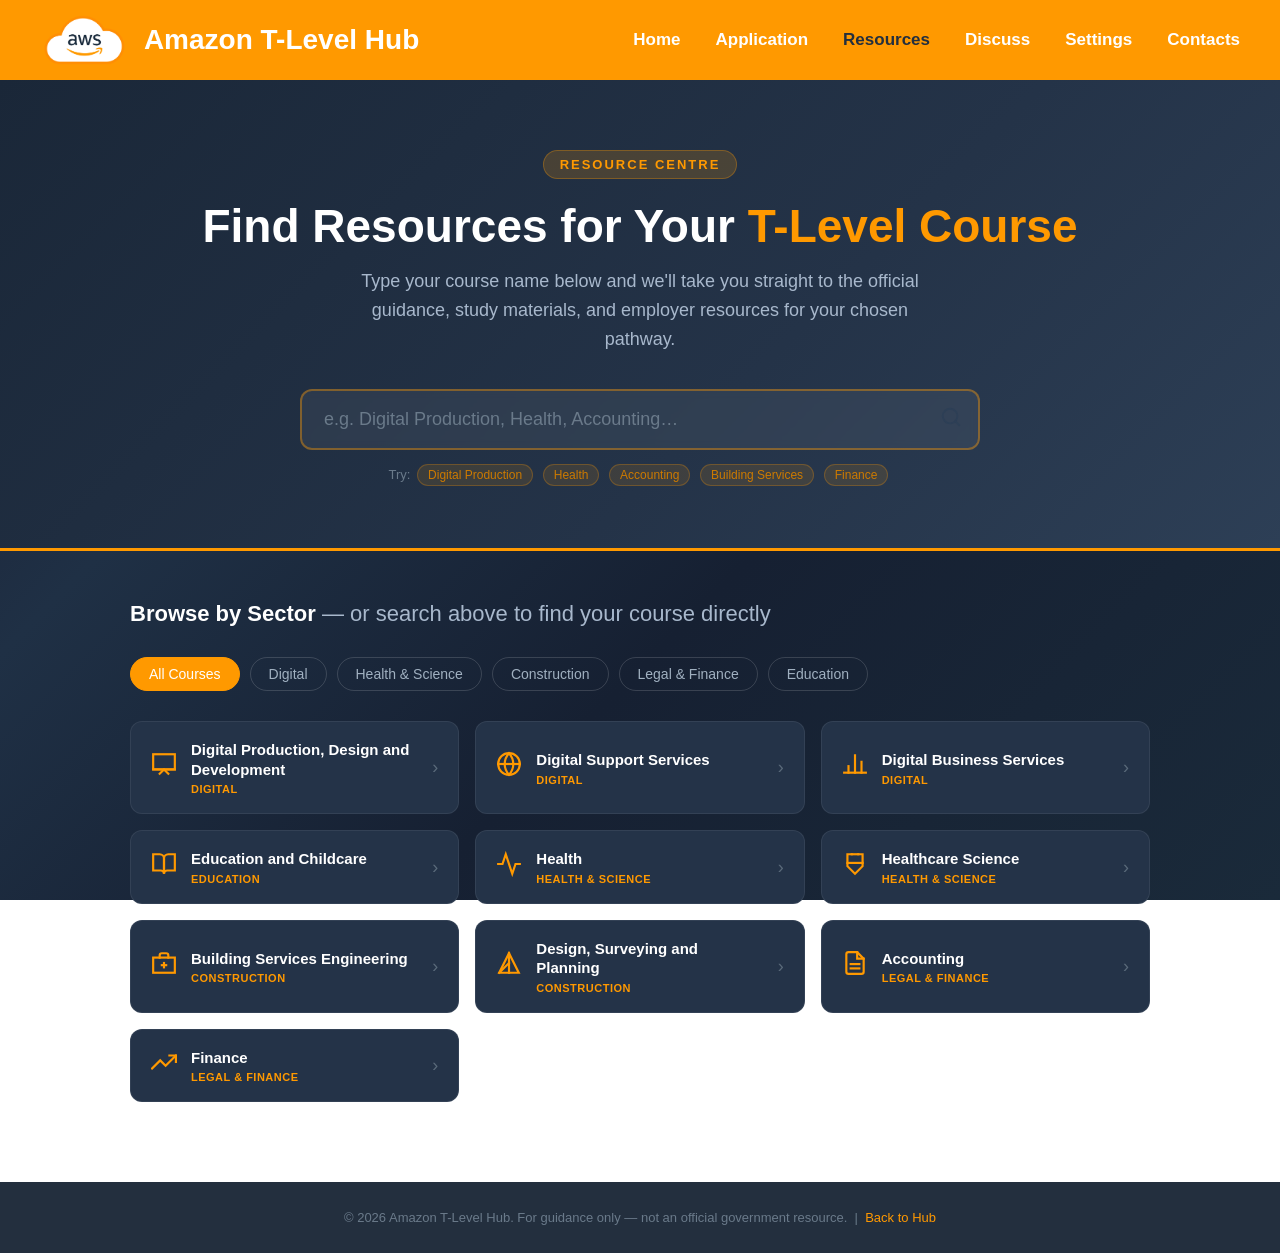
<file: resources.html>
<!DOCTYPE html>
<html lang="en">
<head>
        <script>
/*
     * Amazon T-Level Hub — Shared Icon Library
     * -----------------------------------------
     * Replaces the site's old emoji icons (✕ 🔍 🏛️ 📄 🎓 💻 📖 ☁️ 🚀 👤 📊 💼
     * 🎯 💬 👋 ⚠️ 🏥 🔬 🌐 ✓ etc.) with a single shared SVG sprite, in the same
     * outline style already used for the course icons (24x24, 2px stroke,
     * square caps/joins, colour via currentColor).
     *
     * The sprite is embedded inline below (not fetched from icons.svg) so it
     * keeps working when pages are opened directly from disk. assets/icons.svg
     * is kept as the canonical, human-editable source — if you change an icon,
     * edit icons.svg first, then copy the <symbol> block(s) into ICON_SPRITE
     * here so the two stay in sync.
     *
     * Usage:
     *   1) Static HTML:      <i data-icon="search"></i>
     *                         <i data-icon="check" data-size="16" data-color="#ff9900"></i>
     *      icons.js auto-replaces every [data-icon] element on DOMContentLoaded,
     *      and again whenever refreshIcons() is called (for content you build
     *      dynamically after that, e.g. innerHTML re-renders).
     *
     *   2) From JavaScript:  el.innerHTML = Icon('rocket', { size: 16 });
     *      Useful when building HTML strings/template literals at runtime
     *      (e.g. resource link lists in resources.html).
     */
    
    const ICON_SPRITE = `<svg xmlns="http://www.w3.org/2000/svg" style="display:none" aria-hidden="true">
    
      <symbol id="icon-close" viewBox="0 0 24 24">
        <line x1="18" y1="6" x2="6" y2="18"/>
        <line x1="6" y1="6" x2="18" y2="18"/>
      </symbol>
    
      <symbol id="icon-search" viewBox="0 0 24 24">
        <circle cx="11" cy="11" r="8"/>
        <line x1="21" y1="21" x2="16.65" y2="16.65"/>
      </symbol>
    
      <symbol id="icon-bank" viewBox="0 0 24 24">
        <polygon points="12 3 2 9 22 9"/>
        <line x1="4" y1="9" x2="4" y2="19"/>
        <line x1="8" y1="9" x2="8" y2="19"/>
        <line x1="16" y1="9" x2="16" y2="19"/>
        <line x1="20" y1="9" x2="20" y2="19"/>
        <line x1="2" y1="22" x2="22" y2="22"/>
      </symbol>
    
      <symbol id="icon-file" viewBox="0 0 24 24">
        <path d="M14 2H6a2 2 0 0 0-2 2v16a2 2 0 0 0 2 2h12a2 2 0 0 0 2-2V8z"/>
        <polyline points="14 2 14 8 20 8"/>
        <line x1="8" y1="13" x2="16" y2="13"/>
        <line x1="8" y1="17" x2="16" y2="17"/>
      </symbol>
    
      <symbol id="icon-graduation-cap" viewBox="0 0 24 24">
        <path d="M22 10v6M2 10l10-5 10 5-10 5z"/>
        <path d="M6 12v5c3 3 9 3 12 0v-5"/>
      </symbol>
    
      <symbol id="icon-monitor" viewBox="0 0 24 24">
        <rect x="2" y="3" width="20" height="14" rx="0"/>
        <polyline points="8 21 12 17 16 21"/>
        <line x1="2" y1="17" x2="22" y2="17"/>
      </symbol>
    
      <symbol id="icon-book" viewBox="0 0 24 24">
        <path d="M2 3h6a4 4 0 0 1 4 4v14a3 3 0 0 0-3-3H2z"/>
        <path d="M22 3h-6a4 4 0 0 0-4 4v14a3 3 0 0 1 3-3h7z"/>
      </symbol>
    
      <symbol id="icon-cloud" viewBox="0 0 24 24">
        <path d="M18 10h-1.26A8 8 0 1 0 9 20h9a5 5 0 0 0 0-10z"/>
      </symbol>
    
      <symbol id="icon-rocket" viewBox="0 0 24 24">
        <path d="M12 15l-3-3a22 22 0 0 1 2-3.95A12.88 12.88 0 0 1 22 2c0 2.72-.78 7.5-6 11a22.35 22.35 0 0 1-4 2z"/>
        <path d="M9 12H4s.55-3.03 2-4c1.62-1.08 5 0 5 0"/>
        <path d="M12 15v5s3.03-.55 4-2c1.08-1.62 0-5 0-5"/>
        <path d="M4.5 16.5c-1.5 1.26-2 5-2 5s3.74-.5 5-2"/>
      </symbol>
    
      <symbol id="icon-user" viewBox="0 0 24 24">
        <circle cx="12" cy="8" r="4"/>
        <path d="M4 21v-1a8 8 0 0 1 16 0v1"/>
      </symbol>
    
      <symbol id="icon-bar-chart" viewBox="0 0 24 24">
        <line x1="18" y1="20" x2="18" y2="10"/>
        <line x1="12" y1="20" x2="12" y2="4"/>
        <line x1="6" y1="20" x2="6" y2="14"/>
        <line x1="2" y1="20" x2="22" y2="20"/>
      </symbol>
    
      <symbol id="icon-briefcase" viewBox="0 0 24 24">
        <rect x="2" y="7" width="20" height="14" rx="0"/>
        <path d="M16 7V5a2 2 0 0 0-2-2h-4a2 2 0 0 0-2 2v2"/>
        <line x1="12" y1="12" x2="12" y2="16"/>
        <line x1="10" y1="14" x2="14" y2="14"/>
      </symbol>
    
      <symbol id="icon-target" viewBox="0 0 24 24">
        <circle cx="12" cy="12" r="10"/>
        <circle cx="12" cy="12" r="6"/>
        <circle cx="12" cy="12" r="2"/>
      </symbol>
    
      <symbol id="icon-message-circle" viewBox="0 0 24 24">
        <path d="M21 15a2 2 0 0 1-2 2H7l-4 4V5a2 2 0 0 1 2-2h14a2 2 0 0 1 2 2z"/>
      </symbol>
    
      <symbol id="icon-wave" viewBox="0 0 24 24">
        <path d="M8 13V6a2 2 0 0 1 4 0v6"/>
        <path d="M12 12V4a2 2 0 0 1 4 0v8"/>
        <path d="M16 12.5V7a2 2 0 0 1 4 0v7c0 4-2.5 7-7 7h-1c-4 0-5.5-1-7-4l-2.3-4.5a1.7 1.7 0 0 1 .7-2.3 1.7 1.7 0 0 1 2.2.5L8 13"/>
      </symbol>
    
      <symbol id="icon-alert-triangle" viewBox="0 0 24 24">
        <path d="M10.29 3.86L1.82 18a2 2 0 0 0 1.71 3h16.94a2 2 0 0 0 1.71-3L13.71 3.86a2 2 0 0 0-3.42 0z"/>
        <line x1="12" y1="9" x2="12" y2="13"/>
        <line x1="12" y1="17" x2="12.01" y2="17"/>
      </symbol>
    
      <symbol id="icon-hospital" viewBox="0 0 24 24">
        <rect x="4" y="2" width="16" height="20" rx="0"/>
        <line x1="12" y1="8" x2="12" y2="14"/>
        <line x1="9" y1="11" x2="15" y2="11"/>
      </symbol>
    
      <symbol id="icon-flask" viewBox="0 0 24 24">
        <path d="M9 2v6l-5 9a2 2 0 0 0 1.74 3h12.52A2 2 0 0 0 20 17l-5-9V2"/>
        <line x1="8.5" y1="2" x2="15.5" y2="2"/>
        <line x1="7" y1="16" x2="17" y2="16"/>
      </symbol>
    
      <symbol id="icon-globe" viewBox="0 0 24 24">
        <circle cx="12" cy="12" r="10"/>
        <line x1="2" y1="12" x2="22" y2="12"/>
        <path d="M12 2a15.3 15.3 0 0 1 4 10 15.3 15.3 0 0 1-4 10 15.3 15.3 0 0 1-4-10 15.3 15.3 0 0 1 4-10z"/>
      </symbol>
    
      <symbol id="icon-check" viewBox="0 0 24 24">
        <polyline points="20 6 9 17 4 12"/>
      </symbol>
    
      <symbol id="icon-dot" viewBox="0 0 24 24">
        <circle cx="12" cy="12" r="8"/>
      </symbol>
    
      <symbol id="icon-arrow-right" viewBox="0 0 24 24">
        <line x1="4" y1="12" x2="20" y2="12"/>
        <polyline points="13 5 20 12 13 19"/>
      </symbol>
    
      <symbol id="icon-arrow-left" viewBox="0 0 24 24">
        <line x1="20" y1="12" x2="4" y2="12"/>
        <polyline points="11 5 4 12 11 19"/>
      </symbol>
    
      <symbol id="icon-arrow-up-right" viewBox="0 0 24 24">
        <line x1="7" y1="17" x2="17" y2="7"/>
        <polyline points="7 7 17 7 17 17"/>
      </symbol>
    
      <symbol id="icon-sun" viewBox="0 0 24 24">
        <circle cx="12" cy="12" r="5"/>
        <line x1="12" y1="1" x2="12" y2="3"/>
        <line x1="12" y1="21" x2="12" y2="23"/>
        <line x1="4.22" y1="4.22" x2="5.64" y2="5.64"/>
        <line x1="18.36" y1="18.36" x2="19.78" y2="19.78"/>
        <line x1="1" y1="12" x2="3" y2="12"/>
        <line x1="21" y1="12" x2="23" y2="12"/>
        <line x1="4.22" y1="19.78" x2="5.64" y2="18.36"/>
        <line x1="18.36" y1="5.64" x2="19.78" y2="4.22"/>
      </symbol>
    
      <symbol id="icon-moon" viewBox="0 0 24 24">
        <path d="M21 12.79A9 9 0 1 1 11.21 3 7 7 0 0 0 21 12.79z"/>
      </symbol>
    
      <symbol id="icon-star" viewBox="0 0 24 24">
        <polygon points="12 2 15.09 8.26 22 9.27 17 14.14 18.18 21.02 12 17.77 5.82 21.02 7 14.14 2 9.27 8.91 8.26 12 2"/>
      </symbol>
    
    </svg>`;
    
    (function injectSprite() {
        function inject() {
            if (document.getElementById('shared-icon-sprite')) return;
            const wrap = document.createElement('div');
            wrap.id = 'shared-icon-sprite';
            wrap.style.display = 'none';
            wrap.innerHTML = ICON_SPRITE;
            document.body.insertAdjacentElement('afterbegin', wrap);
        }
        if (document.body) inject();
        else document.addEventListener('DOMContentLoaded', inject);
    })();
    
    /**
     * Build an inline <svg> string referencing a sprite symbol.
     * @param {string} name - icon name, e.g. "search" (symbol id is "icon-search")
     * @param {object} [opts]
     * @param {number|string} [opts.size=20] - width & height in px
     * @param {string} [opts.color='currentColor'] - stroke colour
     * @param {string} [opts.fill='none'] - fill colour
     * @param {string} [opts.className=''] - extra class names
     */
    function Icon(name, opts) {
        opts = opts || {};
        const size = opts.size || 20;
        const color = opts.color || 'currentColor';
        const fill = opts.fill || 'none';
        const cls = 'icon' + (opts.className ? ' ' + opts.className : '');
        return '<svg class="' + cls + '" width="' + size + '" height="' + size +
            '" viewBox="0 0 24 24" fill="' + fill + '" stroke="' + color +
            '" stroke-width="2" stroke-linecap="square" stroke-linejoin="miter" aria-hidden="true">' +
            '<use href="#icon-' + name + '"></use></svg>';
    }
    
    /** Replace every [data-icon] element's content with its SVG icon. */
    function refreshIcons(root) {
        const scope = root || document;
        scope.querySelectorAll('[data-icon]').forEach(function (el) {
            const name = el.getAttribute('data-icon');
            if (!name) return;
            el.innerHTML = Icon(name, {
                size: el.getAttribute('data-size') || undefined,
                color: el.getAttribute('data-color') || undefined,
                fill: el.getAttribute('data-fill') || undefined,
                className: el.getAttribute('data-icon-class') || undefined,
            });
            el.removeAttribute('data-icon-rendered-pending');
        });
    }
    
    document.addEventListener('DOMContentLoaded', function () {
        refreshIcons();
    });
    
    </script>
<meta charset="UTF-8">
<meta name="viewport" content="width=device-width, initial-scale=1.0">
<title>Resources – Amazon T-Level Hub</title>
<style>
:root {
    --aws-orange: #ff9900;
    --aws-navy: #232f3e;
    --aws-blue: #146eb4;
    --aws-mid: #30435f;
    --aws-dark: #1f3045;
}

*, *::before, *::after { margin: 0; padding: 0; box-sizing: border-box; }
html { scroll-behavior: smooth; }

body {
    font-family: Arial, sans-serif;
    background: var(--aws-dark);
    color: white;
    min-height: 100vh;
}

/* NAV */
.top-nav {
    background: var(--aws-orange);
    display: flex;
    justify-content: space-between;
    align-items: center;
    padding: 15px 40px;
    position: sticky;
    top: 0;
    z-index: 1000;
}

.logo { display: flex; align-items: center; gap: 15px; }
.logo img { height: 50px; width: auto; }
.site-title { font-size: 28px; font-weight: 700; color: white; }

.top-nav nav { display: flex; align-items: center; gap: 35px; }
.top-nav nav a {
    color: white;
    text-decoration: none;
    font-size: 17px;
    font-weight: 600;
    transition: .3s;
}
.top-nav nav a:hover, .top-nav nav a.active { color: var(--aws-navy); }

/* HERO */
.hero {
    background: linear-gradient(135deg, #1a2738 0%, #243348 60%, #2d3f56 100%);
    padding: 70px 40px 60px;
    text-align: center;
    border-bottom: 3px solid var(--aws-orange);
}

.hero-tag {
    display: inline-block;
    background: rgba(255,153,0,.18);
    color: var(--aws-orange);
    font-size: 13px;
    font-weight: 700;
    letter-spacing: 2px;
    text-transform: uppercase;
    padding: 6px 16px;
    border-radius: 30px;
    margin-bottom: 20px;
    border: 1px solid rgba(255,153,0,.3);
}

.hero h1 { font-size: clamp(26px, 5vw, 46px); font-weight: 700; margin-bottom: 14px; }
.hero h1 span { color: var(--aws-orange); }
.hero p { font-size: 18px; color: #a8b8cc; max-width: 600px; margin: 0 auto 36px; line-height: 1.6; }

/* SEARCH BOX */
.search-wrapper {
    max-width: 680px;
    margin: 0 auto;
    position: relative;
}

.search-wrapper input {
    width: 100%;
    padding: 18px 60px 18px 22px;
    border-radius: 12px;
    border: 2px solid rgba(255,153,0,.4);
    background: rgba(255,255,255,.06);
    color: white;
    font-size: 18px;
    outline: none;
    transition: border-color .2s, background .2s;
    backdrop-filter: blur(4px);
}

.search-wrapper input::placeholder { color: #6a7a8a; }
.search-wrapper input:focus { border-color: var(--aws-orange); background: rgba(255,255,255,.1); }

.search-icon {
    position: absolute;
    right: 18px;
    top: 50%;
    transform: translateY(-50%);
    font-size: 22px;
    pointer-events: none;
}

.search-hint {
    font-size: 13px;
    color: #6a7a8a;
    margin-top: 12px;
    text-align: center;
}

.search-hint span {
    display: inline-block;
    background: rgba(255,153,0,.12);
    border: 1px solid rgba(255,153,0,.25);
    border-radius: 20px;
    padding: 3px 10px;
    font-size: 12px;
    color: #cc7a00;
    margin: 2px 3px;
    cursor: pointer;
    transition: .15s;
}
.search-hint span:hover { background: rgba(255,153,0,.25); color: var(--aws-orange); }

/* MAIN CONTENT */
.content-area {
    max-width: 1100px;
    margin: 0 auto;
    padding: 50px 40px 80px;
}

/* DEFAULT STATE: Browse by Sector */
.browse-section h2 {
    font-size: 22px;
    color: #a8b8cc;
    margin-bottom: 30px;
    font-weight: 400;
}

.browse-section h2 strong { color: white; }

.sector-tabs {
    display: flex;
    flex-wrap: wrap;
    gap: 10px;
    margin-bottom: 30px;
}

.sector-tab {
    padding: 8px 18px;
    border-radius: 30px;
    border: 1px solid rgba(255,255,255,.15);
    background: transparent;
    color: #a0b0c0;
    font-size: 14px;
    cursor: pointer;
    transition: .2s;
}

.sector-tab:hover, .sector-tab.active {
    background: var(--aws-orange);
    border-color: var(--aws-orange);
    color: white;
}

.courses-browse-grid {
    display: grid;
    grid-template-columns: repeat(auto-fill, minmax(280px, 1fr));
    gap: 16px;
}

.course-browse-card {
    background: #243348;
    border-radius: 12px;
    padding: 18px 20px;
    border: 1px solid rgba(255,255,255,.07);
    cursor: pointer;
    transition: .2s;
    display: flex;
    align-items: center;
    gap: 14px;
}

.course-browse-card:hover {
    border-color: rgba(255,153,0,.4);
    transform: translateY(-2px);
    box-shadow: 0 6px 20px rgba(0,0,0,.25);
}

.course-browse-card .icon { font-size: 26px; flex-shrink: 0; }
.course-browse-card .info { flex: 1; }
.course-browse-card .name { font-size: 15px; font-weight: 600; color: white; line-height: 1.3; }
.course-browse-card .sector-tag {
    font-size: 11px;
    color: var(--aws-orange);
    margin-top: 4px;
    font-weight: 600;
    letter-spacing: .5px;
    text-transform: uppercase;
}
.course-browse-card .arrow { color: #5a6a7a; font-size: 18px; flex-shrink: 0; }
.course-browse-card:hover .arrow { color: var(--aws-orange); }

/* RESULTS STATE */
.results-area { display: none; }
.results-area.active { display: block; }

.results-header {
    display: flex;
    justify-content: space-between;
    align-items: center;
    margin-bottom: 28px;
    flex-wrap: wrap;
    gap: 12px;
}

.results-header h2 { font-size: 22px; }
.results-header h2 em { color: var(--aws-orange); font-style: normal; }

.clear-btn {
    background: transparent;
    border: 1px solid rgba(255,255,255,.2);
    color: #8899aa;
    padding: 8px 16px;
    border-radius: 8px;
    cursor: pointer;
    font-size: 13px;
    transition: .2s;
}
.clear-btn:hover { color: white; border-color: rgba(255,255,255,.4); }

/* COURSE RESOURCE PAGE */
.course-resource {
    display: none;
}
.course-resource.active {
    display: block;
}

.course-hero-card {
    background: linear-gradient(135deg, #243348, #2d3f56);
    border-radius: 16px;
    padding: 36px;
    border-left: 4px solid var(--aws-orange);
    margin-bottom: 36px;
    display: flex;
    align-items: flex-start;
    gap: 24px;
}

.course-hero-card .big-icon { font-size: 56px; flex-shrink: 0; }
.course-hero-card h2 { font-size: 26px; margin-bottom: 8px; }
.course-hero-card .tag {
    display: inline-block;
    background: rgba(255,153,0,.15);
    color: var(--aws-orange);
    border: 1px solid rgba(255,153,0,.3);
    border-radius: 20px;
    padding: 3px 12px;
    font-size: 12px;
    font-weight: 700;
    letter-spacing: .5px;
    text-transform: uppercase;
    margin-bottom: 12px;
}
.course-hero-card p { color: #a8b8cc; line-height: 1.6; font-size: 15px; }

/* Resource Sections */
.resource-sections {
    display: grid;
    grid-template-columns: 1fr 1fr;
    gap: 20px;
    margin-bottom: 30px;
}

@media (max-width: 700px) { .resource-sections { grid-template-columns: 1fr; } }

.resource-section-card {
    background: #243348;
    border-radius: 14px;
    padding: 24px;
    border: 1px solid rgba(255,255,255,.07);
}

.resource-section-card h3 {
    font-size: 16px;
    color: var(--aws-orange);
    margin-bottom: 16px;
    padding-bottom: 10px;
    border-bottom: 1px solid rgba(255,255,255,.07);
    display: flex;
    align-items: center;
    gap: 8px;
}

.resource-link {
    display: flex;
    align-items: center;
    gap: 10px;
    padding: 10px 12px;
    background: #1a2738;
    border-radius: 8px;
    margin-bottom: 8px;
    text-decoration: none;
    color: #c0d0e0;
    font-size: 14px;
    border: 1px solid rgba(255,255,255,.06);
    transition: .2s;
}
.resource-link:hover {
    border-color: rgba(255,153,0,.35);
    color: white;
    transform: translateX(3px);
}
.resource-link .link-icon { font-size: 16px; flex-shrink: 0; }
.resource-link .link-label { flex: 1; line-height: 1.4; }
.resource-link .ext-arrow { color: #5a6a7a; font-size: 13px; }

.resource-link.highlight {
    border-color: rgba(255,153,0,.3);
    background: rgba(255,153,0,.06);
}

.resource-link.highlight .link-label { color: var(--aws-orange); font-weight: 600; }

/* Quick Stats */
.quick-stats {
    display: grid;
    grid-template-columns: repeat(auto-fit, minmax(160px, 1fr));
    gap: 14px;
    margin-bottom: 30px;
}

.stat-box {
    background: #243348;
    border-radius: 10px;
    padding: 18px;
    text-align: center;
    border: 1px solid rgba(255,255,255,.07);
}

.stat-box .stat-val { font-size: 24px; font-weight: 700; color: var(--aws-orange); }
.stat-box .stat-lab { font-size: 12px; color: #7a8a9a; margin-top: 4px; }

/* No results */
.no-results {
    text-align: center;
    padding: 60px 20px;
    display: none;
}
.no-results.active { display: block; }
.no-results .nr-icon { font-size: 48px; margin-bottom: 16px; }
.no-results h3 { font-size: 20px; margin-bottom: 10px; }
.no-results p { color: #7a8a9a; font-size: 15px; max-width: 400px; margin: 0 auto 20px; line-height: 1.5; }

/* FOOTER */
.site-footer {
    background: var(--aws-navy);
    text-align: center;
    padding: 28px;
    font-size: 13px;
    color: #6a7a8a;
}
.site-footer a { color: var(--aws-orange); text-decoration: none; }

@media (max-width: 600px) {
    .top-nav { padding: 12px 16px; }
    .top-nav nav { gap: 16px; }
    .site-title { font-size: 20px; }
    .hero { padding: 50px 20px 40px; }
    .content-area { padding: 30px 20px 60px; }
    .course-hero-card { flex-direction: column; gap: 12px; }
}

/* ===== HIGH CONTRAST ===== */
body.high-contrast {
    background: #000000 !important;
    color: #ffffff !important;
}
body.high-contrast .top-nav {
    background: #000000 !important;
    border-bottom: 2px solid #ffff00 !important;
}
body.high-contrast .top-nav nav a,
body.high-contrast .site-title { color: #ffff00 !important; }
body.high-contrast .hero {
    background: #000000 !important;
    border-bottom: 2px solid #ffff00 !important;
}
body.high-contrast .hero h1,
body.high-contrast .hero h1 span,
body.high-contrast .hero p { color: #ffffff !important; }
body.high-contrast .hero-tag {
    background: #000000 !important;
    color: #ffff00 !important;
    border-color: #ffff00 !important;
}
body.high-contrast .search-wrapper input {
    background: #000000 !important;
    border: 2px solid #ffff00 !important;
    color: #ffffff !important;
}
body.high-contrast .search-hint span {
    background: #000000 !important;
    border-color: #ffff00 !important;
    color: #ffff00 !important;
}
body.high-contrast .sector-tab {
    background: #000000 !important;
    border: 2px solid #ffffff !important;
    color: #ffffff !important;
}
body.high-contrast .sector-tab.active,
body.high-contrast .sector-tab:hover {
    background: #ffff00 !important;
    border-color: #ffff00 !important;
    color: #000000 !important;
}
body.high-contrast .browse-section h2,
body.high-contrast .browse-section h2 strong { color: #ffffff !important; }
body.high-contrast .course-browse-card {
    background: #000000 !important;
    border: 2px solid #ffffff !important;
    color: #ffffff !important;
}
body.high-contrast .course-browse-card .name { color: #ffffff !important; }
body.high-contrast .course-browse-card .sector-tag { color: #ffff00 !important; }
body.high-contrast .course-browse-card:hover {
    border-color: #ffff00 !important;
}
body.high-contrast .course-hero-card {
    background: #000000 !important;
    border-left: 4px solid #ffff00 !important;
    color: #ffffff !important;
}
body.high-contrast .course-hero-card h2 { color: #ffffff !important; }
body.high-contrast .course-hero-card p { color: #cccccc !important; }
body.high-contrast .course-hero-card .tag {
    background: #000000 !important;
    color: #ffff00 !important;
    border-color: #ffff00 !important;
}
body.high-contrast .stat-box {
    background: #000000 !important;
    border: 2px solid #ffffff !important;
}
body.high-contrast .stat-box .stat-val { color: #ffff00 !important; }
body.high-contrast .stat-box .stat-lab { color: #cccccc !important; }
body.high-contrast .resource-section-card {
    background: #000000 !important;
    border: 2px solid #ffffff !important;
}
body.high-contrast .resource-section-card h3 { color: #ffff00 !important; }
body.high-contrast .resource-link {
    background: #000000 !important;
    border: 1px solid #ffffff !important;
    color: #ffffff !important;
}
body.high-contrast .resource-link:hover { border-color: #ffff00 !important; }
body.high-contrast .resource-link.highlight {
    border-color: #ffff00 !important;
}
body.high-contrast .resource-link.highlight .link-label { color: #ffff00 !important; }
body.high-contrast .ready-apply-box {
    background: #000000 !important;
    border: 2px solid #ffff00 !important;
}
body.high-contrast .ready-apply-title { color: #ffff00 !important; }
body.high-contrast .ready-apply-desc { color: #ffffff !important; }
body.high-contrast .clear-btn {
    color: #ffffff !important;
    border-color: #ffffff !important;
}
body.high-contrast .clear-btn:hover {
    color: #ffff00 !important;
    border-color: #ffff00 !important;
}
body.high-contrast .site-footer {
    background: #000000 !important;
    border-top: 2px solid #ffff00 !important;
    color: #ffffff !important;
}

body.high-contrast .site-footer a { color: #ffff00 !important; }

body.high-contrast .search-icon svg { stroke: #ffff00 !important; }

body.high-contrast .results-area h2 { color: #ffffff !important; }
body.high-contrast .results-area h2 em { color: #ffff00 !important; }

body.high-contrast .no-results h3 { color: #ffffff !important; }
body.high-contrast .no-results p { color: #cccccc !important; }

body.high-contrast .ready-apply-box {
    background: #000000 !important;
    border: 2px solid #ffff00 !important;
}
body.high-contrast .ready-apply-title { color: #ffff00 !important; }
body.high-contrast .ready-apply-desc { color: #ffffff !important; }

body.high-contrast .course-browse-card .icon svg,
body.high-contrast .course-browse-card svg {
    stroke: #ffff00 !important;
}

body.high-contrast .course-browse-card .arrow { color: #ffff00 !important; }

body.high-contrast .resource-link .ext-arrow { color: #ffff00 !important; }

body.high-contrast .resource-link .link-icon svg { stroke: #ffff00 !important; }

body.high-contrast .sector-tab svg { stroke: currentColor !important; }

body.high-contrast .search-wrapper input::placeholder { color: #888888 !important; }

/* ===== LIGHT THEME BODY + GRADIENT ===== */
body.light-theme {
    background: linear-gradient(135deg, #f8e8ff 0%, #ffe8f0 30%, #e8f0ff 70%, #f0f8ff 100%) !important;
    background-attachment: fixed !important;
    color: #232f3e !important;
}

body.light-theme .top-nav {
    background: #232f3e !important;
}

body.light-theme .top-nav nav a {
    color: #ffffff !important;
}

body.light-theme .top-nav nav a:hover,
body.light-theme .top-nav nav a.active {
    color: #b0b8c1 !important;
}

body.light-theme .site-title {
    color: #ffffff !important;
}

body.light-theme .hero {
    background: transparent !important;
    border-bottom: 3px solid #232f3e !important;
}

body.light-theme .hero h1 { color: #232f3e !important; }
body.light-theme .hero h1 span { color: #232f3e !important; }
body.light-theme .hero p { color: #444444 !important; }

body.light-theme .hero-tag {
    background: rgba(35,47,62,0.1) !important;
    color: #232f3e !important;
    border-color: rgba(35,47,62,0.3) !important;
}

body.light-theme .content-area {
    background: transparent !important;
}

body.light-theme .browse-section h2 { color: #232f3e !important; }
body.light-theme .browse-section h2 strong { color: #232f3e !important; }

/* Dark mode gradient */
body:not(.light-theme) {
    background: linear-gradient(135deg, #1a1a2e 0%, #1f3045 30%, #162032 60%, #1a2a3a 100%) !important;
    background-attachment: fixed !important;
}

body.light-theme .course-browse-card {
    background: rgba(255,255,255,0.75) !important;
    border-color: rgba(255,255,255,0.9) !important;
    color: #232f3e !important;
}

body.light-theme .course-browse-card .name { color: #232f3e !important; }
body.light-theme .course-browse-card .sector-tag { color: #555555 !important; }
body.light-theme .course-browse-card .arrow { color: #888888 !important; }

body.light-theme .sector-tab.active {
    background: #232f3e !important;
    border-color: #232f3e !important;
    color: #ffffff !important;
}

body.light-theme .sector-tab:hover {
    background: rgba(35,47,62,0.1) !important;
    border-color: rgba(35,47,62,0.3) !important;
    color: #232f3e !important;
}

body.light-theme .hero-tag {
    background: rgba(35,47,62,0.1) !important;
    color: #232f3e !important;
    border-color: rgba(35,47,62,0.3) !important;
}

body.light-theme .search-hint span {
    background: rgba(35,47,62,0.08) !important;
    border-color: rgba(35,47,62,0.2) !important;
    color: #232f3e !important;
}

body.light-theme .search-wrapper input {
    background: rgba(255,255,255,0.8) !important;
    color: #232f3e !important;
    border-color: rgba(35,47,62,0.3) !important;
}

body.light-theme .resource-section-card h3 { color: #232f3e !important; }

body.light-theme .stat-box .stat-val { color: #232f3e !important; }

body.light-theme .site-footer {
    background: #232f3e !important;
    color: #ffffff !important;
}

body.light-theme .site-footer a { color: #d5dbdb !important; }

body.light-theme .course-browse-card .icon svg,
body.light-theme .course-browse-card svg {
    stroke: #2d3f56 !important;
}

body:not(.light-theme) .course-browse-card .icon svg,
body:not(.light-theme) .course-browse-card svg {
    stroke: #ff9900 !important;
}

.ready-apply-box {
    background: #243348;
    border: 1px solid rgba(255,255,255,.07);
}

.ready-apply-title { color: var(--aws-orange); }
.ready-apply-desc { color: #a8b8cc; }

body.light-theme .ready-apply-box {
    background: rgba(255,255,255,0.75) !important;
    backdrop-filter: blur(8px) !important;
    border-color: rgba(255,255,255,0.9) !important;
}

body.light-theme .ready-apply-title { color: #232f3e !important; }
body.light-theme .ready-apply-desc { color: #444444 !important; }

body.light-theme .course-hero-card {
    background: rgba(255,255,255,0.75) !important;
    backdrop-filter: blur(8px) !important;
    border-left-color: #232f3e !important;
    color: #232f3e !important;
}

body.light-theme .course-hero-card p { color: #444444 !important; }

body.light-theme .stat-box {
    background: rgba(255,255,255,0.75) !important;
    border-color: rgba(255,255,255,0.9) !important;
}

body.light-theme .stat-box .stat-val { color: #232f3e !important; }
body.light-theme .stat-box .stat-lab { color: #666666 !important; }

body.light-theme .resource-section-card {
    background: rgba(255,255,255,0.75) !important;
    border-color: rgba(255,255,255,0.9) !important;
}

body.light-theme .resource-link {
    background: rgba(255,255,255,0.6) !important;
    color: #232f3e !important;
    border-color: rgba(35,47,62,0.1) !important;
}

body.light-theme .resource-link .link-label { color: #232f3e !important; }

body.light-theme .resource-link.highlight {
    background: rgba(35,47,62,0.06) !important;
    border-color: rgba(35,47,62,0.2) !important;
}

body.light-theme .resource-link.highlight .link-label { color: #232f3e !important; }

body.light-theme .course-hero-card .tag {
    background: rgba(35,47,62,0.1) !important;
    color: #232f3e !important;
    border-color: rgba(35,47,62,0.3) !important;
}

body.light-theme #sendContactMessage,
body.light-theme #sendFeedbackMessage {
    background: #232f3e !important;
    color: #ffffff !important;
}

body.light-theme #sendContactMessage:hover,
body.light-theme #sendFeedbackMessage:hover {
    background: #1a252f !important;
}

/* ===== HIGH CONTRAST + LIGHT THEME OVERRIDES ===== */
body.high-contrast.light-theme {
    background: #000000 !important;
    color: #ffffff !important;
}
body.high-contrast.light-theme .top-nav {
    background: #000000 !important;
    border-bottom: 2px solid #ffff00 !important;
}
body.high-contrast.light-theme .top-nav nav a,
body.high-contrast.light-theme .site-title { color: #ffff00 !important; }
body.high-contrast.light-theme .hero {
    background: #000000 !important;
    border-bottom: 2px solid #ffff00 !important;
}
body.high-contrast.light-theme .hero h1,
body.high-contrast.light-theme .hero h1 span,
body.high-contrast.light-theme .hero p { color: #ffffff !important; }
body.high-contrast.light-theme .hero-tag {
    background: #000000 !important;
    color: #ffff00 !important;
    border-color: #ffff00 !important;
}
body.high-contrast.light-theme .search-wrapper input {
    background: #000000 !important;
    border: 2px solid #ffff00 !important;
    color: #ffffff !important;
}
body.high-contrast.light-theme .search-hint span {
    background: #000000 !important;
    border-color: #ffff00 !important;
    color: #ffff00 !important;
}
body.high-contrast.light-theme .sector-tab {
    background: #000000 !important;
    border: 2px solid #ffffff !important;
    color: #ffffff !important;
}
body.high-contrast.light-theme .sector-tab.active,
body.high-contrast.light-theme .sector-tab:hover {
    background: #ffff00 !important;
    border-color: #ffff00 !important;
    color: #000000 !important;
}
body.high-contrast.light-theme .browse-section h2,
body.high-contrast.light-theme .browse-section h2 strong { color: #ffffff !important; }
body.high-contrast.light-theme .course-browse-card {
    background: #000000 !important;
    border: 2px solid #ffffff !important;
    color: #ffffff !important;
}
body.high-contrast.light-theme .course-browse-card .name { color: #ffffff !important; }
body.high-contrast.light-theme .course-browse-card .sector-tag { color: #ffff00 !important; }
body.high-contrast.light-theme .course-browse-card:hover {
    border-color: #ffff00 !important;
}
body.high-contrast.light-theme .course-hero-card {
    background: #000000 !important;
    border-left: 4px solid #ffff00 !important;
    color: #ffffff !important;
}
body.high-contrast.light-theme .course-hero-card h2 { color: #ffffff !important; }
body.high-contrast.light-theme .course-hero-card p { color: #cccccc !important; }
body.high-contrast.light-theme .course-hero-card .tag {
    background: #000000 !important;
    color: #ffff00 !important;
    border-color: #ffff00 !important;
}
body.high-contrast.light-theme .stat-box {
    background: #000000 !important;
    border: 2px solid #ffffff !important;
}
body.high-contrast.light-theme .stat-box .stat-val { color: #ffff00 !important; }
body.high-contrast.light-theme .stat-box .stat-lab { color: #cccccc !important; }
body.high-contrast.light-theme .resource-section-card {
    background: #000000 !important;
    border: 2px solid #ffffff !important;
}
body.high-contrast.light-theme .resource-section-card h3 { color: #ffff00 !important; }
body.high-contrast.light-theme .resource-link {
    background: #000000 !important;
    border: 1px solid #ffffff !important;
    color: #ffffff !important;
}
body.high-contrast.light-theme .resource-link:hover { border-color: #ffff00 !important; }
body.high-contrast.light-theme .resource-link.highlight {
    border-color: #ffff00 !important;
}
body.high-contrast.light-theme .resource-link.highlight .link-label { color: #ffff00 !important; }
body.high-contrast.light-theme .ready-apply-box {
    background: #000000 !important;
    border: 2px solid #ffff00 !important;
}
body.high-contrast.light-theme .ready-apply-title { color: #ffff00 !important; }
body.high-contrast.light-theme .ready-apply-desc { color: #ffffff !important; }
body.high-contrast.light-theme .clear-btn {
    color: #ffffff !important;
    border-color: #ffffff !important;
}
body.high-contrast.light-theme .clear-btn:hover {
    color: #ffff00 !important;
    border-color: #ffff00 !important;
}
body.high-contrast.light-theme .site-footer {
    background: #000000 !important;
    border-top: 2px solid #ffff00 !important;
    color: #ffffff !important;
}
body.high-contrast.light-theme .site-footer a { color: #ffff00 !important; }
body.high-contrast.light-theme .search-icon svg { stroke: #ffff00 !important; }
body.high-contrast.light-theme .results-area h2 { color: #ffffff !important; }
body.high-contrast.light-theme .results-area h2 em { color: #ffff00 !important; }
body.high-contrast.light-theme .no-results h3 { color: #ffffff !important; }
body.high-contrast.light-theme .no-results p { color: #cccccc !important; }
body.high-contrast.light-theme .course-browse-card .icon svg,
body.high-contrast.light-theme .course-browse-card svg {
    stroke: #ffff00 !important;
}
body.high-contrast.light-theme .course-browse-card .arrow { color: #ffff00 !important; }
body.high-contrast.light-theme .resource-link .ext-arrow { color: #ffff00 !important; }
body.high-contrast.light-theme .resource-link .link-icon svg { stroke: #ffff00 !important; }
body.high-contrast.light-theme .sector-tab svg { stroke: currentColor !important; }
body.high-contrast.light-theme .search-wrapper input::placeholder { color: #888888 !important; }


</style>
</head>
<body>

<!-- NAV -->
<nav class="top-nav">
    <div class="logo" style="cursor:pointer;" onclick="window.location.href='index.html'">
        <img src="Amazon-Web-Services-AWS-Logo.png" alt="AWS">
        <span class="site-title">Amazon T-Level Hub</span>
    </div>
    <nav>
        <a href="index.html" data-i18n="home">Home</a>
        <a href="application.html" data-i18n="apply">Application</a>
        <a href="resources.html" class="active" data-i18n="resources">Resources</a>
        <a href="chat.html">Discuss</a>
        <a href="#" id="settingsBtn" data-i18n="settings">Settings</a>
        <a href="#" id="contactsNavBtn" data-i18n="contacts">Contacts</a>
        <a href="backend/admin/" id="adminNavBtn" style="display:none;">Admin</a>
    </nav>
</nav>
<script>
(function () {
    var role = localStorage.getItem('selected-role');
    var loggedIn = localStorage.getItem('session-token');
    var btn = document.getElementById('adminNavBtn');
    if (btn && loggedIn && role === 'administrator') {
        btn.style.display = '';
    }
})();
</script>

<!-- HERO + SEARCH -->
<section class="hero">
    <div class="hero-tag" data-i18n="heroTag">Resource Centre</div>
    <h1 data-i18n-html="heroTitle">Find Resources for Your <span>T-Level Course</span></h1>
    <p data-i18n="heroDesc">Type your course name below and we'll take you straight to the official guidance, study materials, and employer resources for your chosen pathway.</p>

    <div class="search-wrapper">
        <input type="text" id="resourceSearch" data-i18n-placeholder="searchPlaceholder" placeholder="e.g. Digital Production, Health, Accounting…" autocomplete="off">
        <span class="search-icon"><svg xmlns="http://www.w3.org/2000/svg" width="22" height="22" viewBox="0 0 24 24" fill="none" stroke="#2d3f56" stroke-width="2" stroke-linecap="square" stroke-linejoin="miter"><circle cx="11" cy="11" r="8"/><line x1="21" y1="21" x2="16.65" y2="16.65"/></svg></span>
    </div>
    <div class="search-hint">
        Try: <span onclick="triggerSearch('Digital Production')">Digital Production</span>
        <span onclick="triggerSearch('Health')">Health</span>
        <span onclick="triggerSearch('Accounting')">Accounting</span>
        <span onclick="triggerSearch('Building Services')">Building Services</span>
        <span onclick="triggerSearch('Finance')">Finance</span>
    </div>
</section>

<!-- CONTENT AREA -->
<div class="content-area">

    <!-- BROWSE (default) -->
    <div class="browse-section" id="browseSection">
        <h2 data-i18n-html="browseHeading"><strong>Browse by Sector</strong> — or search above to find your course directly</h2>

        <div class="sector-tabs">
            <button class="sector-tab active" onclick="filterSector('all', this)" data-i18n="sectorAll">All Courses</button>
            <button class="sector-tab" onclick="filterSector('Digital', this)" data-i18n="sectorDigital">
                <svg xmlns="http://www.w3.org/2000/svg" width="15" height="15" viewBox="0 0 24 24" fill="none" stroke="currentColor" stroke-width="2" stroke-linecap="square" stroke-linejoin="miter" style="vertical-align:middle;margin-right:5px"><rect x="2" y="3" width="20" height="14" rx="0"/><polyline points="8 21 12 17 16 21"/><line x1="2" y1="17" x2="22" y2="17"/></svg>Digital
            </button>
            <button class="sector-tab" onclick="filterSector('Health & Science', this)" data-i18n="sectorHealth">
                <svg xmlns="http://www.w3.org/2000/svg" width="15" height="15" viewBox="0 0 24 24" fill="none" stroke="currentColor" stroke-width="2" stroke-linecap="square" stroke-linejoin="miter" style="vertical-align:middle;margin-right:5px"><path d="M22 12h-4l-3 9L9 3l-3 9H2"/></svg>Health & Science
            </button>
            <button class="sector-tab" onclick="filterSector('Construction', this)" data-i18n="sectorConstruction">
                <svg xmlns="http://www.w3.org/2000/svg" width="15" height="15" viewBox="0 0 24 24" fill="none" stroke="currentColor" stroke-width="2" stroke-linecap="square" stroke-linejoin="miter" style="vertical-align:middle;margin-right:5px"><rect x="2" y="7" width="20" height="14" rx="0"/><path d="M16 7V5a2 2 0 0 0-2-2h-4a2 2 0 0 0-2 2v2"/><line x1="12" y1="12" x2="12" y2="16"/><line x1="10" y1="14" x2="14" y2="14"/></svg>Construction
            </button>
            <button class="sector-tab" onclick="filterSector('Legal & Finance', this)" data-i18n="sectorLegal">
                <svg xmlns="http://www.w3.org/2000/svg" width="15" height="15" viewBox="0 0 24 24" fill="none" stroke="currentColor" stroke-width="2" stroke-linecap="square" stroke-linejoin="miter" style="vertical-align:middle;margin-right:5px"><polyline points="23 6 13.5 15.5 8.5 10.5 1 18"/><polyline points="17 6 23 6 23 12"/></svg>Legal & Finance
            </button>
            <button class="sector-tab" onclick="filterSector('Education', this)" data-i18n="sectorEducation">
                <svg xmlns="http://www.w3.org/2000/svg" width="15" height="15" viewBox="0 0 24 24" fill="none" stroke="currentColor" stroke-width="2" stroke-linecap="square" stroke-linejoin="miter" style="vertical-align:middle;margin-right:5px"><path d="M2 3h6a4 4 0 0 1 4 4v14a3 3 0 0 0-3-3H2z"/><path d="M22 3h-6a4 4 0 0 0-4 4v14a3 3 0 0 1 3-3h7z"/></svg>Education
            </button>
        </div>

        <div class="courses-browse-grid" id="browseCourseGrid">
            <!-- populated by JS -->
        </div>
    </div>

    <!-- RESULTS (search match list) -->
    <div class="results-area" id="resultsArea">
        <div class="results-header">
            <h2>Results for "<em id="searchTermDisplay"></em>"</h2>
            <button class="clear-btn" onclick="clearSearch()"><i data-icon="close" data-size="14"></i> Clear search</button>
        </div>
        <div class="courses-browse-grid" id="searchResultsGrid"></div>
        <div class="no-results" id="noResults">
            <div class="nr-icon"><i data-icon="search" data-size="28"></i></div>
            <h3>No courses found</h3>
            <p>Try searching for a different term, or browse all courses below.</p>
            <button class="clear-btn" onclick="clearSearch()" style="margin:0 auto;display:block;">Browse All Courses</button>
        </div>
    </div>

    <!-- INDIVIDUAL COURSE RESOURCE PAGES -->
    <div id="courseResourceArea">
        <!-- populated by JS when a course is clicked -->
    </div>

</div>

<!-- FOOTER -->
<footer class="site-footer">
    <p><span data-i18n="footerCopyright">© 2026 Amazon T-Level Hub. For guidance only — not an official government resource.</span> &nbsp;|&nbsp; <a href="index.html" data-i18n="footerBack">Back to Hub</a></p>
</footer>

<script>
// =====================
// DATA
// =====================
const courses = [
    {
        id: 'digital-prod',
        name: 'Digital Production, Design and Development',
        shortName: 'Digital Production',
        sector: 'Digital',
        icon: '<svg xmlns="http://www.w3.org/2000/svg" width="26" height="26" viewBox="0 0 24 24" fill="none" stroke="#2d3f56" stroke-width="2" stroke-linecap="square" stroke-linejoin="miter"><rect x="2" y="3" width="20" height="14" rx="0"/><polyline points="8 21 12 17 16 21"/><line x1="2" y1="17" x2="22" y2="17"/></svg>',
        keywords: ['digital production', 'design', 'development', 'software', 'coding', 'programming'],
        desc: 'Covers software development, data analytics, and digital design. You\'ll learn programming, project management, UI/UX, and emerging technologies. One of the most popular T-Level pathways for students aiming for tech careers.',
        stats: [
            { val: '2 yrs', lab: 'Course Length' },
            { val: '£30–60k', lab: 'Starting Salary' },
            { val: '45+ days', lab: 'Min Placement' },
            { val: 'A*–A*A', lab: 'UCAS Equivalent' },
        ],
        resources: {
            official: [
                { label: 'T-Level Digital Production – Gov.uk Overview', url: 'https://www.gov.uk/guidance/t-level-technical-qualification-in-digital-production-design-and-development', icon: Icon('bank') },
                { label: 'AQA Technical Qualification Specification', url: 'https://www.aqa.org.uk/subjects/t-levels', icon: Icon('file'), highlight: true },
                { label: 'NCFE Digital Production Qualification Guide', url: 'https://www.ncfe.org.uk/qualifications/t-levels/', icon: Icon('file') },
            ],
            study: [
                { label: 'CS50x – Harvard Free Intro to Computer Science', url: 'https://cs50.harvard.edu/x/', icon: Icon('graduation-cap') },
                { label: 'freeCodeCamp – Full Web Development Course', url: 'https://www.freecodecamp.org/', icon: Icon('monitor') },
                { label: 'Codecademy – Python, HTML, JavaScript', url: 'https://www.codecademy.com/', icon: Icon('monitor') },
                { label: 'Khan Academy – Computing & Algorithms', url: 'https://www.khanacademy.org/computing', icon: Icon('book') },
                { label: 'BBC Bitesize – Computer Science', url: 'https://www.bbc.co.uk/bitesize/subjects/z34k7ty', icon: Icon('book') },
            ],
            aws: [
                { label: 'AWS Cloud Practitioner Essentials (Free)', url: 'https://explore.skillbuilder.aws/learn/course/134/play/136402/aws-cloud-practitioner-essentials', icon: Icon('cloud'), highlight: true },
                { label: 'AWS re/Start – Career Pathway Programme', url: 'https://aws.amazon.com/training/restart/', icon: Icon('rocket') },
                { label: 'AWS Skill Builder – Free Training Catalogue', url: 'https://skillbuilder.aws/', icon: Icon('cloud') },
            ],
            careers: [
                { label: 'Software Developer – Prospects Career Profile', url: 'https://www.prospects.ac.uk/job-profiles/software-developer', icon: Icon('user') },
                { label: 'Tech Nation – UK Tech Jobs Market Report', url: 'https://technation.io/', icon: Icon('bar-chart') },
                { label: 'Indeed – Entry-Level Developer Jobs UK', url: 'https://uk.indeed.com/', icon: Icon('briefcase') },
            ],
        }
    },
    {
        id: 'digital-support',
        name: 'Digital Support Services',
        shortName: 'Digital Support',
        sector: 'Digital',
        icon: '<svg xmlns="http://www.w3.org/2000/svg" width="26" height="26" viewBox="0 0 24 24" fill="none" stroke="#2d3f56" stroke-width="2" stroke-linecap="square" stroke-linejoin="miter"><circle cx="12" cy="12" r="10"/><line x1="2" y1="12" x2="22" y2="12"/><path d="M12 2a15.3 15.3 0 0 1 4 10 15.3 15.3 0 0 1-4 10 15.3 15.3 0 0 1-4-10 15.3 15.3 0 0 1 4-10z"/></svg>',
        keywords: ['digital support', 'it support', 'networking', 'cloud', 'infrastructure', 'network'],
        desc: 'Focuses on IT infrastructure, networking, cyber security, and cloud computing. Ideal for students aiming for IT technician, network engineer, or cloud support roles.',
        stats: [
            { val: '2 yrs', lab: 'Course Length' },
            { val: '£35–70k', lab: 'Starting Salary' },
            { val: '45+ days', lab: 'Min Placement' },
            { val: 'A*–A*A', lab: 'UCAS Equivalent' },
        ],
        resources: {
            official: [
                { label: 'T-Level Digital Support Services – Gov.uk', url: 'https://www.gov.uk/guidance/t-level-technical-qualification-in-digital-support-services', icon: Icon('bank') },
                { label: 'BTEC / Pearson Digital Support Specification', url: 'https://qualifications.pearson.com/en/qualifications/t-levels.html', icon: Icon('file'), highlight: true },
            ],
            study: [
                { label: 'CompTIA IT Fundamentals Study Guide', url: 'https://www.comptia.org/certifications/it-fundamentals', icon: Icon('book') },
                { label: 'Cisco Networking Academy (Free Courses)', url: 'https://www.netacad.com/', icon: Icon('globe') },
                { label: 'Google IT Support Certificate – Coursera', url: 'https://www.coursera.org/professional-certificates/google-it-support', icon: Icon('graduation-cap') },
                { label: 'Professor Messer – CompTIA A+ Free Notes', url: 'https://www.professormesser.com/', icon: Icon('book') },
            ],
            aws: [
                { label: 'AWS Solutions Architect – Associate Path', url: 'https://aws.amazon.com/certification/certified-solutions-architect-associate/', icon: Icon('cloud'), highlight: true },
                { label: 'AWS Cloud Support Placement – Apply Now', url: 'application.html', icon: Icon('rocket') },
                { label: 'AWS re/Start – Cloud Career Pathway', url: 'https://aws.amazon.com/training/restart/', icon: Icon('cloud') },
            ],
            careers: [
                { label: 'Cloud Engineer – Prospects Career Profile', url: 'https://www.prospects.ac.uk/job-profiles/it-systems-engineer', icon: Icon('user') },
                { label: 'Network Engineer Jobs – CW Jobs', url: 'https://www.cwjobs.co.uk/', icon: Icon('briefcase') },
            ],
        }
    },
    {
        id: 'digital-business',
        name: 'Digital Business Services',
        shortName: 'Digital Business',
        sector: 'Digital',
        icon: '<svg xmlns="http://www.w3.org/2000/svg" width="26" height="26" viewBox="0 0 24 24" fill="none" stroke="#2d3f56" stroke-width="2" stroke-linecap="square" stroke-linejoin="miter"><line x1="18" y1="20" x2="18" y2="10"/><line x1="12" y1="20" x2="12" y2="4"/><line x1="6" y1="20" x2="6" y2="14"/><line x1="2" y1="20" x2="22" y2="20"/></svg>',
        keywords: ['digital business', 'data', 'business analysis', 'analytics', 'business intelligence'],
        desc: 'Covers data management, business analysis, and digital transformation. Great for careers in data analytics, business intelligence, and digital project management.',
        stats: [
            { val: '2 yrs', lab: 'Course Length' },
            { val: '£35–65k', lab: 'Starting Salary' },
            { val: '45+ days', lab: 'Min Placement' },
            { val: 'A*–A*A', lab: 'UCAS Equivalent' },
        ],
        resources: {
            official: [
                { label: 'T-Level Digital Business Services – Gov.uk', url: 'https://www.gov.uk/guidance/t-level-technical-qualification-in-digital-business-services', icon: Icon('bank') },
                { label: 'Pearson BTEC Digital Business Specification', url: 'https://qualifications.pearson.com/en/qualifications/t-levels.html', icon: Icon('file'), highlight: true },
            ],
            study: [
                { label: 'Google Data Analytics Certificate – Coursera', url: 'https://www.coursera.org/professional-certificates/google-data-analytics', icon: Icon('graduation-cap') },
                { label: 'Microsoft Power BI Learning Path (Free)', url: 'https://learn.microsoft.com/en-us/training/powerplatform/power-bi', icon: Icon('bar-chart') },
                { label: 'Kaggle – Free Data Science Courses', url: 'https://www.kaggle.com/learn', icon: Icon('monitor') },
                { label: 'IBM Data Analyst Professional Certificate', url: 'https://www.coursera.org/professional-certificates/ibm-data-analyst', icon: Icon('graduation-cap') },
            ],
            aws: [
                { label: 'AWS Data Analytics Fundamentals (Free)', url: 'https://explore.skillbuilder.aws/learn/course/44/data-analytics-fundamentals', icon: Icon('cloud'), highlight: true },
                { label: 'Amazon QuickSight – BI & Data Visualisation', url: 'https://aws.amazon.com/quicksight/', icon: Icon('bar-chart') },
            ],
            careers: [
                { label: 'Data Analyst – Prospects Career Profile', url: 'https://www.prospects.ac.uk/job-profiles/data-analyst', icon: Icon('user') },
                { label: 'Cyber Security Analyst – National Careers Service', url: 'https://nationalcareers.service.gov.uk/job-profiles/cyber-security-analyst', icon: Icon('user') },
            ],
        }
    },
    {
        id: 'education',
        name: 'Education and Childcare',
        shortName: 'Education & Childcare',
        sector: 'Education',
        icon: '<svg xmlns="http://www.w3.org/2000/svg" width="26" height="26" viewBox="0 0 24 24" fill="none" stroke="#2d3f56" stroke-width="2" stroke-linecap="square" stroke-linejoin="miter"><path d="M2 3h6a4 4 0 0 1 4 4v14a3 3 0 0 0-3-3H2z"/><path d="M22 3h-6a4 4 0 0 0-4 4v14a3 3 0 0 1 3-3h7z"/></svg>',
        keywords: ['education', 'childcare', 'teaching', 'early years', 'eyfs', 'school'],
        desc: 'Prepares you for roles in early years education, teaching assistance, and childcare management with both classroom learning and practical placement in schools or nurseries.',
        stats: [
            { val: '2 yrs', lab: 'Course Length' },
            { val: '£20–30k', lab: 'Starting Salary' },
            { val: '45+ days', lab: 'Min Placement' },
            { val: '3 A-Levels', lab: 'UCAS Equivalent' },
        ],
        resources: {
            official: [
                { label: 'T-Level Education & Childcare – Gov.uk', url: 'https://www.gov.uk/guidance/t-level-technical-qualification-in-education-and-childcare', icon: Icon('bank') },
                { label: 'CACHE Childcare & Education Qualification', url: 'https://www.highfieldqualifications.com/t-levels', icon: Icon('file'), highlight: true },
                { label: 'Early Years Foundation Stage (EYFS) Framework', url: 'https://www.gov.uk/government/publications/early-years-foundation-stage-framework', icon: Icon('file') },
            ],
            study: [
                { label: 'BBC Bitesize – Child Development', url: 'https://www.bbc.co.uk/bitesize/subjects/zvcg9j2', icon: Icon('book') },
                { label: 'FutureLearn – Child Psychology Free Course', url: 'https://www.futurelearn.com/subjects/education-courses/child-development', icon: Icon('graduation-cap') },
                { label: 'Early Education – Research & Resources', url: 'https://early-education.org.uk/', icon: Icon('book') },
            ],
            aws: [
                { label: 'AWS in Education – Digital Classroom Tools', url: 'https://aws.amazon.com/education/', icon: Icon('cloud') },
                { label: 'AWS Educate – Free Cloud Learning (Students)', url: 'https://aws.amazon.com/education/awseducate/', icon: Icon('graduation-cap'), highlight: true },
            ],
            careers: [
                { label: 'Teaching Assistant – National Careers Service', url: 'https://nationalcareers.service.gov.uk/job-profiles/teaching-assistant', icon: Icon('user') },
                { label: 'Early Years Educator – Prospects', url: 'https://www.prospects.ac.uk/job-profiles/early-years-educator', icon: Icon('user') },
            ],
        }
    },
    {
        id: 'health',
        name: 'Health',
        shortName: 'Health',
        sector: 'Health & Science',
        icon: '<svg xmlns="http://www.w3.org/2000/svg" width="26" height="26" viewBox="0 0 24 24" fill="none" stroke="#2d3f56" stroke-width="2" stroke-linecap="square" stroke-linejoin="miter"><path d="M22 12h-4l-3 9L9 3l-3 9H2"/></svg>',
        keywords: ['health', 'nursing', 'patient care', 'nhs', 'healthcare', 'medicine', 'paramedic'],
        desc: 'Covers core healthcare concepts, anatomy, physiology, and patient care. Designed for students pursuing careers in nursing, paramedicine, occupational therapy, or healthcare support.',
        stats: [
            { val: '2 yrs', lab: 'Course Length' },
            { val: '£22–35k', lab: 'Starting Salary' },
            { val: '315 hrs', lab: 'Min Placement' },
            { val: '3 A-Levels', lab: 'UCAS Equivalent' },
        ],
        resources: {
            official: [
                { label: 'T-Level Health – Gov.uk Guidance', url: 'https://www.gov.uk/guidance/t-level-technical-qualification-in-health', icon: Icon('bank') },
                { label: 'Pearson BTEC Health T-Level Specification', url: 'https://qualifications.pearson.com/en/qualifications/t-levels.html', icon: Icon('file'), highlight: true },
                { label: 'NHS England – T-Level Placements in Health', url: 'https://www.nhsemployers.org/articles/t-levels', icon: Icon('hospital') },
            ],
            study: [
                { label: 'Khan Academy – Biology & Human Anatomy', url: 'https://www.khanacademy.org/science/biology', icon: Icon('book') },
                { label: 'FutureLearn – Introduction to Healthcare', url: 'https://www.futurelearn.com/subjects/healthcare-and-medicine-courses', icon: Icon('graduation-cap') },
                { label: 'BBC Bitesize – Biology A-Level Resources', url: 'https://www.bbc.co.uk/bitesize/subjects/z9ddmp3', icon: Icon('book') },
                { label: 'OpenLearn – Health & Social Care', url: 'https://www.open.edu/openlearn/health-sports-psychology', icon: Icon('graduation-cap') },
            ],
            aws: [
                { label: 'AWS HealthLake – Healthcare Data Platform', url: 'https://aws.amazon.com/healthlake/', icon: Icon('cloud') },
                { label: 'AWS Health AI Services Overview', url: 'https://aws.amazon.com/health/', icon: Icon('cloud'), highlight: true },
            ],
            careers: [
                { label: 'Healthcare Assistant – NHS Jobs', url: 'https://www.jobs.nhs.uk/', icon: Icon('briefcase') },
                { label: 'Nursing – Prospects Career Profile', url: 'https://www.prospects.ac.uk/job-profiles/nurse-adult', icon: Icon('user') },
                { label: 'Paramedic Science – UCAS Subject Guide', url: 'https://www.ucas.com/explore/subjects/paramedic-science', icon: Icon('graduation-cap') },
            ],
        }
    },
    {
        id: 'healthcare-science',
        name: 'Healthcare Science',
        shortName: 'Healthcare Science',
        sector: 'Health & Science',
        icon: '<svg xmlns="http://www.w3.org/2000/svg" width="26" height="26" viewBox="0 0 24 24" fill="none" stroke="#2d3f56" stroke-width="2" stroke-linecap="square" stroke-linejoin="miter"><path d="M9 3H5v11l7 7 7-7V3h-4"/><line x1="9" y1="3" x2="15" y2="3"/><path d="M5 11h14"/></svg>',
        keywords: ['healthcare science', 'laboratory', 'lab', 'science', 'medical physics', 'clinical'],
        desc: 'Focuses on laboratory sciences, medical physics, and physiological sciences. Ideal for students aiming for lab technician, clinical scientist, or biomedical roles.',
        stats: [
            { val: '2 yrs', lab: 'Course Length' },
            { val: '£25–40k', lab: 'Starting Salary' },
            { val: '315 hrs', lab: 'Min Placement' },
            { val: '3 A-Levels', lab: 'UCAS Equivalent' },
        ],
        resources: {
            official: [
                { label: 'T-Level Healthcare Science – Gov.uk', url: 'https://www.gov.uk/guidance/t-level-technical-qualification-in-healthcare-science', icon: Icon('bank') },
                { label: 'NHS – Healthcare Science Careers', url: 'https://www.healthcareers.nhs.uk/explore-roles/healthcare-science', icon: Icon('hospital'), highlight: true },
            ],
            study: [
                { label: 'Khan Academy – Chemistry & Biology', url: 'https://www.khanacademy.org/science', icon: Icon('book') },
                { label: 'Coursera – Introduction to Medical Terminology', url: 'https://www.coursera.org/', icon: Icon('graduation-cap') },
                { label: 'Royal Society of Chemistry – Education Resources', url: 'https://edu.rsc.org/', icon: Icon('flask') },
            ],
            aws: [
                { label: 'AWS for Healthcare – Overview', url: 'https://aws.amazon.com/health/', icon: Icon('cloud'), highlight: true },
                { label: 'AWS Genomics – Scientific Computing', url: 'https://aws.amazon.com/genomics/', icon: Icon('cloud') },
            ],
            careers: [
                { label: 'Laboratory Technician – Prospects', url: 'https://www.prospects.ac.uk/job-profiles/laboratory-technician', icon: Icon('user') },
                { label: 'Biomedical Scientist – NHS Health Careers', url: 'https://www.healthcareers.nhs.uk/explore-roles/healthcare-science/roles-healthcare-science/life-sciences/biomedical-scientist', icon: Icon('user') },
            ],
        }
    },
    {
        id: 'building-services',
        name: 'Building Services Engineering',
        shortName: 'Building Services',
        sector: 'Construction',
        icon: '<svg xmlns="http://www.w3.org/2000/svg" width="26" height="26" viewBox="0 0 24 24" fill="none" stroke="#2d3f56" stroke-width="2" stroke-linecap="square" stroke-linejoin="miter"><rect x="2" y="7" width="20" height="14" rx="0"/><path d="M16 7V5a2 2 0 0 0-2-2h-4a2 2 0 0 0-2 2v2"/><line x1="12" y1="12" x2="12" y2="16"/><line x1="10" y1="14" x2="14" y2="14"/></svg>',
        keywords: ['building services', 'engineering', 'hvac', 'construction', 'energy', 'plumbing', 'electrical'],
        desc: 'Covers heating, ventilation, air conditioning, lighting, and energy systems. Preparing students for careers in sustainable building services and construction.',
        stats: [
            { val: '2 yrs', lab: 'Course Length' },
            { val: '£28–50k', lab: 'Starting Salary' },
            { val: '315 hrs', lab: 'Min Placement' },
            { val: '3 A-Levels', lab: 'UCAS Equivalent' },
        ],
        resources: {
            official: [
                { label: 'T-Level Building Services – Gov.uk', url: 'https://www.gov.uk/guidance/t-level-technical-qualification-in-building-services-engineering-for-construction', icon: Icon('bank') },
                { label: 'CIBSE – Chartered Institution of Building Services', url: 'https://www.cibse.org/', icon: Icon('file'), highlight: true },
            ],
            study: [
                { label: 'Energy Saving Trust – Sustainable Building', url: 'https://energysavingtrust.org.uk/', icon: Icon('book') },
                { label: 'Coursera – Sustainable Building Design', url: 'https://www.coursera.org/', icon: Icon('graduation-cap') },
                { label: 'City & Guilds – Building Services Resources', url: 'https://www.cityandguilds.com/', icon: Icon('book') },
            ],
            aws: [
                { label: 'AWS IoT for Smart Buildings', url: 'https://aws.amazon.com/iot/', icon: Icon('cloud'), highlight: true },
                { label: 'AWS Sustainability – Energy Efficiency Resources', url: 'https://sustainability.aboutamazon.com/', icon: Icon('cloud') },
            ],
            careers: [
                { label: 'Building Services Engineer – Prospects', url: 'https://www.prospects.ac.uk/job-profiles/building-services-engineer', icon: Icon('user') },
                { label: 'Construction Jobs – CIOB Careers', url: 'https://careers.ciob.org/', icon: Icon('briefcase') },
            ],
        }
    },
    {
        id: 'design-surveying',
        name: 'Design, Surveying and Planning',
        shortName: 'Design & Surveying',
        sector: 'Construction',
        icon: '<svg xmlns="http://www.w3.org/2000/svg" width="26" height="26" viewBox="0 0 24 24" fill="none" stroke="#2d3f56" stroke-width="2" stroke-linecap="square" stroke-linejoin="miter"><polygon points="3 21 21 21 12 3 3 21"/><line x1="12" y1="3" x2="12" y2="21"/><line x1="3" y1="21" x2="12" y2="12"/></svg>',
        keywords: ['design', 'surveying', 'planning', 'civil engineering', 'architecture', 'property'],
        desc: 'Teaches civil engineering, surveying, building design, and planning. Great for students aiming for careers in construction, architecture, or property development.',
        stats: [
            { val: '2 yrs', lab: 'Course Length' },
            { val: '£28–55k', lab: 'Starting Salary' },
            { val: '315 hrs', lab: 'Min Placement' },
            { val: '3 A-Levels', lab: 'UCAS Equivalent' },
        ],
        resources: {
            official: [
                { label: 'T-Level Design, Surveying & Planning – Gov.uk', url: 'https://www.gov.uk/guidance/t-level-technical-qualification-in-design-surveying-and-planning-for-construction', icon: Icon('bank') },
                { label: 'RICS – Royal Institution of Chartered Surveyors', url: 'https://www.rics.org/uk/join-and-access/learn/', icon: Icon('file'), highlight: true },
            ],
            study: [
                { label: 'AutoCAD Learning – Autodesk Free Resources', url: 'https://www.autodesk.com/education/edu-software/overview', icon: Icon('monitor') },
                { label: 'Coursera – Construction Management', url: 'https://www.coursera.org/', icon: Icon('graduation-cap') },
                { label: 'RICS SkillsBuild – Surveying Resources', url: 'https://www.rics.org/', icon: Icon('book') },
            ],
            aws: [
                { label: 'AWS for Architecture & Urban Planning', url: 'https://aws.amazon.com/industries/real-estate/', icon: Icon('cloud'), highlight: true },
                { label: 'AWS Location Service – GIS & Mapping', url: 'https://aws.amazon.com/location/', icon: Icon('cloud') },
            ],
            careers: [
                { label: 'Surveyor – National Careers Service', url: 'https://nationalcareers.service.gov.uk/job-profiles/surveyor', icon: Icon('user') },
                { label: 'Civil Engineer – Prospects Career Profile', url: 'https://www.prospects.ac.uk/job-profiles/civil-engineer', icon: Icon('user') },
            ],
        }
    },
    {
        id: 'accounting',
        name: 'Accounting',
        shortName: 'Accounting',
        sector: 'Legal & Finance',
        icon: '<svg xmlns="http://www.w3.org/2000/svg" width="26" height="26" viewBox="0 0 24 24" fill="none" stroke="#2d3f56" stroke-width="2" stroke-linecap="square" stroke-linejoin="miter"><path d="M14 2H6a2 2 0 0 0-2 2v16a2 2 0 0 0 2 2h12a2 2 0 0 0 2-2V8z"/><polyline points="14 2 14 8 20 8"/><line x1="8" y1="13" x2="16" y2="13"/><line x1="8" y1="17" x2="16" y2="17"/></svg>',
        keywords: ['accounting', 'accounts', 'bookkeeping', 'tax', 'aat', 'finance', 'audit'],
        desc: 'Provides training in financial accounting, management accounting, taxation, and bookkeeping. Ideal for students aiming for careers in accountancy, finance, or business.',
        stats: [
            { val: '2 yrs', lab: 'Course Length' },
            { val: '£25–45k', lab: 'Starting Salary' },
            { val: '315 hrs', lab: 'Min Placement' },
            { val: '3 A-Levels', lab: 'UCAS Equivalent' },
        ],
        resources: {
            official: [
                { label: 'T-Level Accounting – Gov.uk Guidance', url: 'https://www.gov.uk/guidance/t-level-technical-qualification-in-accounting', icon: Icon('bank') },
                { label: 'AAT – Accounting T-Level Resources', url: 'https://www.aat.org.uk/t-levels', icon: Icon('file'), highlight: true },
            ],
            study: [
                { label: 'AAT Accounting Qualifications Guide', url: 'https://www.aat.org.uk/qualifications', icon: Icon('book') },
                { label: 'Khan Academy – Finance & Capital Markets', url: 'https://www.khanacademy.org/economics-finance-domain/core-finance', icon: Icon('book') },
                { label: 'OpenLearn – Accounting Fundamentals', url: 'https://www.open.edu/openlearn/money-business/accounting-fundamentals/content-section-overview', icon: Icon('graduation-cap') },
            ],
            aws: [
                { label: 'AWS for Financial Services', url: 'https://aws.amazon.com/financial-services/', icon: Icon('cloud'), highlight: true },
                { label: 'Amazon Redshift – Data Warehousing', url: 'https://aws.amazon.com/redshift/', icon: Icon('cloud') },
            ],
            careers: [
                { label: 'Accountant – National Careers Service', url: 'https://nationalcareers.service.gov.uk/job-profiles/accountant', icon: Icon('user') },
                { label: 'ICAEW Careers in Accounting', url: 'https://careers.icaew.com/', icon: Icon('briefcase') },
            ],
        }
    },
    {
        id: 'finance',
        name: 'Finance',
        shortName: 'Finance',
        sector: 'Legal & Finance',
        icon: '<svg xmlns="http://www.w3.org/2000/svg" width="26" height="26" viewBox="0 0 24 24" fill="none" stroke="#2d3f56" stroke-width="2" stroke-linecap="square" stroke-linejoin="miter"><polyline points="23 6 13.5 15.5 8.5 10.5 1 18"/><polyline points="17 6 23 6 23 12"/></svg>',
        keywords: ['finance', 'investment', 'banking', 'insurance', 'risk', 'financial services'],
        desc: 'Covers financial services, investment management, insurance, and risk. Opens doors to careers in banking, financial planning, insurance, and wealth management.',
        stats: [
            { val: '2 yrs', lab: 'Course Length' },
            { val: '£28–60k', lab: 'Starting Salary' },
            { val: '315 hrs', lab: 'Min Placement' },
            { val: '3 A-Levels', lab: 'UCAS Equivalent' },
        ],
        resources: {
            official: [
                { label: 'T-Level Finance – Gov.uk Guidance', url: 'https://www.gov.uk/guidance/t-level-technical-qualification-in-finance', icon: Icon('bank') },
                { label: 'Chartered Insurance Institute – T-Level Resources', url: 'https://www.cii.co.uk/', icon: Icon('file'), highlight: true },
            ],
            study: [
                { label: 'Investopedia – Financial Education (Free)', url: 'https://www.investopedia.com/', icon: Icon('book') },
                { label: 'Coursera – Finance Foundations', url: 'https://www.coursera.org/courses?query=finance+fundamentals', icon: Icon('graduation-cap') },
                { label: 'Khan Academy – Economics & Finance', url: 'https://www.khanacademy.org/economics-finance-domain', icon: Icon('book') },
            ],
            aws: [
                { label: 'AWS for Financial Services', url: 'https://aws.amazon.com/financial-services/', icon: Icon('cloud'), highlight: true },
                { label: 'Amazon FinSpace – Financial Data Management', url: 'https://aws.amazon.com/finspace/', icon: Icon('cloud') },
            ],
            careers: [
                { label: 'Financial Adviser – Prospects Career Profile', url: 'https://www.prospects.ac.uk/job-profiles/financial-adviser', icon: Icon('user') },
                { label: 'Banking Careers – The Chartered Banker', url: 'https://www.charteredbanker.com/careers', icon: Icon('briefcase') },
            ],
        }
    },
];

// =====================
// RENDER BROWSE GRID
// =====================
function renderBrowseGrid(sectorFilter) {
    const grid = document.getElementById('browseCourseGrid');
    const filtered = sectorFilter === 'all' ? courses : courses.filter(c => c.sector === sectorFilter);
    grid.innerHTML = filtered.map(c => `
        <div class="course-browse-card" onclick="showCoursePage('${c.id}')">
            <span class="icon">${c.icon}</span>
            <div class="info">
                <div class="name">${c.name}</div>
                <div class="sector-tag">${c.sector}</div>
            </div>
            <span class="arrow">›</span>
        </div>
    `).join('');
}

function filterSector(sector, btn) {
    document.querySelectorAll('.sector-tab').forEach(t => t.classList.remove('active'));
    btn.classList.add('active');
    renderBrowseGrid(sector);
}

// =====================
// SEARCH
// =====================
const searchInput = document.getElementById('resourceSearch');
searchInput.addEventListener('input', function() {
    const q = this.value.trim();
    if (!q) { clearSearch(); return; }
    performSearch(q);
});

function triggerSearch(term) {
    searchInput.value = term;
    performSearch(term);
}

function performSearch(q) {
    const lower = q.toLowerCase();
    const results = courses.filter(c => {
        return c.name.toLowerCase().includes(lower)
            || c.shortName.toLowerCase().includes(lower)
            || c.keywords.some(kw => kw.includes(lower) || lower.includes(kw))
            || c.sector.toLowerCase().includes(lower);
    });

    // Show/hide sections
    document.getElementById('browseSection').style.display = 'none';
    document.getElementById('resultsArea').classList.add('active');
    document.getElementById('courseResourceArea').innerHTML = '';

    document.getElementById('searchTermDisplay').textContent = q;

    if (results.length === 0) {
        document.getElementById('searchResultsGrid').innerHTML = '';
        document.getElementById('noResults').classList.add('active');
    } else {
        document.getElementById('noResults').classList.remove('active');
        document.getElementById('searchResultsGrid').innerHTML = results.map(c => `
            <div class="course-browse-card" onclick="showCoursePage('${c.id}')">
                <span class="icon">${c.icon}</span>
                <div class="info">
                    <div class="name">${c.name}</div>
                    <div class="sector-tag">${c.sector}</div>
                </div>
                <span class="arrow">›</span>
            </div>
        `).join('');

        // If exactly one result, auto-open it
        if (results.length === 1) {
            showCoursePage(results[0].id);
        }
    }
}

function clearSearch() {
    searchInput.value = '';
    document.getElementById('browseSection').style.display = 'block';
    document.getElementById('resultsArea').classList.remove('active');
    document.getElementById('noResults').classList.remove('active');
    document.getElementById('courseResourceArea').innerHTML = '';
    renderBrowseGrid('all');
}

// =====================
// COURSE PAGE
// =====================
function showCoursePage(id) {
    const course = courses.find(c => c.id === id);
    if (!course) return;

    // Hide browse / results
    document.getElementById('browseSection').style.display = 'none';
    document.getElementById('resultsArea').classList.remove('active');

    const area = document.getElementById('courseResourceArea');

    const sectionLabels = {
        official: Icon('bank', {size:18}) + ' Official Qualification Resources',
        study:    Icon('book', {size:18}) + ' Study & Learning Materials',
        aws:      Icon('cloud', {size:18}) + ' AWS & Amazon Resources',
        careers:  Icon('briefcase', {size:18}) + ' Career Pathways',
    };

    const sectionsHTML = Object.entries(course.resources).map(([key, links]) => {
        const linksHTML = links.map(l => {
            const hlClass = l.highlight ? 'highlight' : '';
            return '<a href="' + l.url + '" target="_blank" rel="noopener" class="resource-link ' + hlClass + '">' +
                '<span class="link-icon">' + l.icon + '</span>' +
                '<span class="link-label">' + l.label + '</span>' +
                '<span class="ext-arrow">↗</span>' +
                '</a>';
        }).join('');
        return '<div class="resource-section-card"><h3>' + sectionLabels[key] + '</h3>' + linksHTML + '</div>';
    }).join('');

    const statsHTML = course.stats.map(s => `
        <div class="stat-box">
            <div class="stat-val">${s.val}</div>
            <div class="stat-lab">${s.lab}</div>
        </div>
    `).join('');

    area.innerHTML = `
        <div class="course-resource active">
            <div style="margin-bottom:18px;">
                <button class="clear-btn" onclick="clearSearch()">← Back to all courses</button>
            </div>

            <div class="course-hero-card">
                <span class="big-icon">${course.icon}</span>
                <div>
                    <div class="tag">${course.sector}</div>
                    <h2>${course.name}</h2>
                    <p>${course.desc}</p>
                </div>
            </div>

            <div class="quick-stats">${statsHTML}</div>

            <div class="resource-sections">${sectionsHTML}</div>

            <div class="ready-apply-box" style="border-radius:14px;padding:22px;margin-top:0;">
                <h3 class="ready-apply-title" style="margin-bottom:14px;font-size:16px;">${Icon('target', {size:18})} Ready to Apply?</h3>
                <p class="ready-apply-desc" style="font-size:14px;line-height:1.6;margin-bottom:16px;">
                    If you're interested in an Amazon industry placement for the <strong>${course.name}</strong> T-Level, start your application today. It takes around 10 minutes to complete.
                </p>
                <a href="application.html" class="resource-link highlight" style="display:inline-flex;max-width:320px;">
                    <span class="link-icon">${Icon('rocket', {size:16})}</span>
                    <span class="link-label">Apply for an Amazon T-Level Placement</span>
                    <span class="ext-arrow">→</span>
                </a>
            </div>
        </div>
    `;

    window.scrollTo({ top: 0, behavior: 'smooth' });
}

// =====================
// INIT
// =====================
renderBrowseGrid('all');
</script>

<!-- ===== SETTINGS MODAL ===== -->
<div class="modal-overlay" id="settingsOverlay" style="display:none;position:fixed;top:0;left:0;width:100%;height:100%;background:rgba(0,0,0,0.5);z-index:2000;justify-content:center;align-items:center;">
    <div style="background:#ffffff;color:#232f3e;width:90%;max-width:420px;border-radius:8px;padding:25px 30px;box-shadow:0 10px 30px rgba(0,0,0,0.3);">
        <div style="display:flex;justify-content:space-between;align-items:center;border-bottom:1px solid #d5dbdb;padding-bottom:12px;margin-bottom:15px;">
            <h2 style="margin:0;font-size:20px;">Settings</h2>
            <button id="closeSettings" style="background:none;border:none;font-size:26px;cursor:pointer;color:#232f3e;line-height:1;">&times;</button>
        </div>
        <div style="margin-bottom:20px;">
            <h3 style="font-size:16px;margin-bottom:10px;" data-i18n="settingsLanguage">Language</h3>
            <select id="languageSelect" style="width:100%;padding:10px 12px;border-radius:6px;border:1px solid #ccc;font-size:15px;background:#fff;">
                <option value="en">English</option>
                <option value="de">Deutsch</option>
                <option value="hi">हिन्दी</option>
                <option value="es">Español</option>
                <option value="ar">العربية</option>
            </select>
        </div>
        <div style="margin-bottom:20px;">
            <h3 style="font-size:16px;margin-bottom:10px;" data-i18n="settingsFontSize">Font Size</h3>
            <div style="display:flex;gap:10px;">
                <button id="fontDecrease" style="min-width:70px;padding:8px 12px;border-radius:6px;cursor:pointer;border:1px solid #ccc;">−</button>
                <button id="fontReset" style="min-width:70px;padding:8px 12px;border-radius:6px;cursor:pointer;border:1px solid #ccc;" data-i18n="settingsFontReset">Reset</button>
                <button id="fontIncrease" style="min-width:70px;padding:8px 12px;border-radius:6px;cursor:pointer;border:1px solid #ccc;">+</button>
            </div>
        </div>
        <div style="margin-bottom:20px;">
            <h3 style="font-size:16px;margin-bottom:10px;" data-i18n="settingsAccessibility">Accessibility</h3>
            <label style="display:flex;align-items:center;gap:12px;margin-bottom:10px;cursor:pointer;">
                <input type="checkbox" id="highContrastToggle" style="width:18px;height:18px;"> <span data-i18n="settingsHighContrast">High contrast mode</span>
            </label>
            <label style="display:flex;align-items:center;gap:12px;margin-bottom:10px;cursor:pointer;">
                <input type="checkbox" id="underlineLinksToggle" style="width:18px;height:18px;"> <span data-i18n="settingsUnderlineLinks">Underline all links</span>
            </label>
            <label style="display:flex;align-items:center;gap:12px;cursor:pointer;margin-bottom:10px;">
                <input type="checkbox" id="reduceMotionToggle" style="width:18px;height:18px;"> <span data-i18n="settingsReduceMotion">Reduce motion/animations</span>
            </label>
            <label style="display:flex;align-items:center;gap:12px;margin-bottom:10px;cursor:pointer;">
                <input type="checkbox" id="lightThemeToggle" style="width:18px;height:18px;"> <span>Light theme</span>
            </label>
        </div>
    </div>
</div>

<!-- ===== CONTACTS MODAL ===== -->
<div class="modal-overlay" id="contactsOverlay" style="display:none;position:fixed;top:0;left:0;width:100%;height:100%;background:rgba(0,0,0,0.5);z-index:2000;justify-content:center;align-items:center;">
    <div style="background:#ffffff;color:#232f3e;width:90%;max-width:420px;border-radius:8px;padding:25px 30px;box-shadow:0 10px 30px rgba(0,0,0,0.3);">
        <div style="display:flex;justify-content:space-between;align-items:center;border-bottom:1px solid #d5dbdb;padding-bottom:12px;margin-bottom:15px;">
            <h2 style="margin:0;font-size:20px;" id="contactsModalTitle">Contact Us</h2>
            <button id="closeContacts" style="background:none;border:none;font-size:26px;cursor:pointer;color:#232f3e;line-height:1;">&times;</button>
        </div>
        <div style="display:flex;gap:0;margin-bottom:20px;background:rgba(0,0,0,0.06);border-radius:10px;padding:4px;width:fit-content;">
            <button id="tabContact" onclick="switchContactTab('contact')" style="padding:8px 22px;border:none;border-radius:8px;font-size:14px;font-weight:600;cursor:pointer;background:#232f3e;color:#fff;transition:.2s;font-family:Arial,sans-serif;">Contact Us</button>
            <button id="tabFeedback" onclick="switchContactTab('feedback')" style="padding:8px 22px;border:none;border-radius:8px;font-size:14px;font-weight:600;cursor:pointer;background:transparent;color:rgba(0,0,0,0.4);transition:.2s;font-family:Arial,sans-serif;">Feedback</button>
        </div>
        <div id="contactForm">
            <div style="margin-bottom:16px;">
                <label style="font-size:13px;font-weight:600;display:block;margin-bottom:6px;">Email Address</label>
                <input type="email" id="contactEmail" placeholder="Enter your email address" style="width:100%;padding:12px;border-radius:8px;border:1px solid #ccc;font-size:15px;box-sizing:border-box;">
            </div>
            <div style="margin-bottom:16px;">
                <label style="font-size:13px;font-weight:600;display:block;margin-bottom:6px;">Subject</label>
                <input type="text" id="contactSubject" placeholder="What is your question about?" style="width:100%;padding:12px;border-radius:8px;border:1px solid #ccc;font-size:15px;box-sizing:border-box;">
            </div>
            <div style="margin-bottom:16px;">
                <label style="font-size:13px;font-weight:600;display:block;margin-bottom:6px;">Message</label>
                <textarea id="contactMessage" rows="5" placeholder="Ask a question about T-Levels, industry placements, career pathways, applications, or support..." style="width:100%;padding:12px;border-radius:8px;border:1px solid #ccc;font-size:15px;box-sizing:border-box;resize:vertical;font-family:Arial,sans-serif;"></textarea>
            </div>
            <div>
                <button id="sendContactMessage" style="background:#ff9900;color:white;border:none;padding:12px 24px;border-radius:8px;cursor:pointer;font-weight:bold;font-size:15px;">Submit Enquiry</button>
            </div>
        </div>
        <div id="feedbackForm" style="display:none;">
            <div style="margin-bottom:16px;">
                <label style="font-size:13px;font-weight:600;display:block;margin-bottom:6px;">Email Address</label>
                <input type="email" id="feedbackEmail" placeholder="Enter your email address" style="width:100%;padding:12px;border-radius:8px;border:1px solid #ccc;font-size:15px;box-sizing:border-box;">
            </div>
            <div style="margin-bottom:16px;">
                <label style="font-size:13px;font-weight:600;display:block;margin-bottom:6px;">How would you rate your experience?</label>
                <select id="feedbackRating" style="width:100%;padding:12px;border-radius:8px;border:1px solid #ccc;font-size:15px;">
                    <option value="">Select a rating...</option>
                    <option>⭐ Poor</option>
                    <option>⭐⭐ Fair</option>
                    <option>⭐⭐⭐ Good</option>
                    <option>⭐⭐⭐⭐ Very Good</option>
                    <option>⭐⭐⭐⭐⭐ Excellent</option>
                </select>
            </div>
            <div style="margin-bottom:16px;">
                <label style="font-size:13px;font-weight:600;display:block;margin-bottom:6px;">Your Feedback</label>
                <textarea id="feedbackMessage" rows="5" placeholder="Tell us what you think about the portal, what works well, or what could be improved..." style="width:100%;padding:12px;border-radius:8px;border:1px solid #ccc;font-size:15px;box-sizing:border-box;resize:vertical;font-family:Arial,sans-serif;"></textarea>
            </div>
            <div>
                <button id="sendFeedbackMessage" style="background:#ff9900;color:white;border:none;padding:12px 24px;border-radius:8px;cursor:pointer;font-weight:bold;font-size:15px;">Submit Feedback</button>
            </div>
        </div>
    </div>
</div>

<script>
// ===== LANGUAGE SWITCHING =====
const rtlLanguages = ["ar"];
const translations = {
   en: {
        home: "Home",
        apply: "Application",
        resources: "Resources",
        settings: "Settings",
        contacts: "Contacts",
        settingsTitle: "Settings",
        settingsLanguage: "Language",
        settingsFontSize: "Font Size",
        settingsFontReset: "Reset",
        settingsAccessibility: "Accessibility",
        settingsHighContrast: "High contrast mode",
        settingsUnderlineLinks: "Underline all links",
        settingsReduceMotion: "Reduce motion/animations",
        contactsTitle: "Contact Us",
        contactsEmail: "Email Address",
        contactsEmailPlaceholder: "Enter your email address",
        contactsSubject: "Subject",
        contactsSubjectPlaceholder: "What is your question about?",
        contactsMessage: "Message",
        contactsMessagePlaceholder: "Ask a question about T-Levels, industry placements, career pathways, applications, or support...",
        contactsSubmit: "Submit Enquiry",
        contactsAlertComplete: "Please complete all fields.",
        contactsAlertThanks: "Thank you for your enquiry. A member of the T-Level support team will contact you shortly.",
        footerCopyright: "© 2026 Amazon T-Level Hub. For guidance only — not an official government resource.",
        footerBack: "Back to Hub",
        heroTag: "Resource Centre",
        heroTitle: "Find Resources for Your <span>T-Level Course</span>",
        heroDesc: "Type your course name below and we'll take you straight to the official guidance, study materials, and employer resources for your chosen pathway.",
        searchPlaceholder: "e.g. Digital Production, Health, Accounting…",
        browseHeading: '<strong>Browse by Sector</strong> — or search above to find your course directly',
        sectorAll: "All Courses",
        sectorDigital: "Digital",
        sectorHealth: "Health & Science",
        sectorConstruction: "Construction",
        sectorLegal: "Legal & Finance",
        sectorEducation: "Education",
        searchResultsFor: 'Results for',
        clearSearch: "Clear search",
        noResultsTitle: "No courses found",
        noResultsDesc: "Try searching for a different term, or browse all courses below.",
        noResultsBtn: "Browse All Courses",
        backToCourses: "← Back to all courses",
        readyTitle: "Ready to Apply?",
        readyDesc: "If you're interested in an Amazon industry placement for the <strong>{course}</strong> T-Level, start your application today. It takes around 10 minutes to complete.",
        readyBtn: "Apply for an Amazon T-Level Placement"
    },
    de: {
        home: "Startseite",
        apply: "Bewerbung",
        resources: "Ressourcen",
        settings: "Einstellungen",
        contacts: "Kontakt",
        settingsTitle: "Einstellungen",
        settingsLanguage: "Sprache",
        settingsFontSize: "Schriftgröße",
        settingsFontReset: "Zurücksetzen",
        settingsAccessibility: "Barrierefreiheit",
        settingsHighContrast: "Kontrastmodus",
        settingsUnderlineLinks: "Alle Links unterstreichen",
        settingsReduceMotion: "Bewegung/Animationen reduzieren",
        contactsTitle: "Kontakt",
        contactsEmail: "E-Mail-Adresse",
        contactsEmailPlaceholder: "Geben Sie Ihre E-Mail-Adresse ein",
        contactsSubject: "Betreff",
        contactsSubjectPlaceholder: "Worum geht es bei Ihrer Frage?",
        contactsMessage: "Nachricht",
        contactsMessagePlaceholder: "Stellen Sie eine Frage zu T-Levels, Praktikumsplätzen, Karrierewegen, Bewerbungen oder Unterstützung...",
        contactsSubmit: "Anfrage Senden",
        contactsAlertComplete: "Bitte füllen Sie alle Felder aus.",
        contactsAlertThanks: "Vielen Dank für Ihre Anfrage. Ein Mitglied des T-Level-Supportteams wird sich in Kürze bei Ihnen melden.",
        footerCopyright: "© 2026 Amazon T-Level Hub. Nur zur Orientierung — keine offizielle Regierungsressource.",
        footerBack: "Zurück zum Hub",
        heroTag: "Ressourcenzentrum",
        heroTitle: "Finden Sie Ressourcen für Ihren <span>T-Level-Kurs</span>",
        heroDesc: "Geben Sie unten Ihren Kursnamen ein und wir leiten Sie direkt zu den offiziellen Leitfäden, Studienmaterialien und Arbeitgeberressourcen für Ihren gewählten Weg weiter.",
        searchPlaceholder: "z.B. Digitale Produktion, Gesundheit, Buchhaltung…",
        browseHeading: '<strong>Nach Branche durchsuchen</strong> — oder oben suchen, um Ihren Kurs direkt zu finden',
        sectorAll: "Alle Kurse",
        sectorDigital: "Digital",
        sectorHealth: "Gesundheit & Wissenschaft",
        sectorConstruction: "Bauwesen",
        sectorLegal: "Recht & Finanzen",
        sectorEducation: "Bildung",
        searchResultsFor: 'Ergebnisse für',
        clearSearch: "Suche löschen",
        noResultsTitle: "Keine Kurse gefunden",
        noResultsDesc: "Versuchen Sie einen anderen Suchbegriff oder durchsuchen Sie alle Kurse unten.",
        noResultsBtn: "Alle Kurse durchsuchen",
        backToCourses: "← Zurück zu allen Kursen",
        readyTitle: "Bereit zur Bewerbung?",
        readyDesc: "Wenn Sie an einem Amazon-Praktikum für den T-Level <strong>{course}</strong> interessiert sind, starten Sie noch heute Ihre Bewerbung. Sie dauert etwa 10 Minuten.",
        readyBtn: "Für ein Amazon T-Level-Praktikum bewerben"
    },
    hi: {
        home: "होम",
        apply: "आवेदन",
        resources: "संसाधन",
        settings: "सेटिंग्स",
        contacts: "संपर्क",
        settingsTitle: "सेटिंग्स",
        settingsLanguage: "भाषा",
        settingsFontSize: "फ़ॉन्ट आकार",
        settingsFontReset: "रीसेट",
        settingsAccessibility: "पहुंच-योग्यता",
        settingsHighContrast: "उच्च कंट्रास्ट मोड",
        settingsUnderlineLinks: "सभी लिंक को रेखांकित करें",
        settingsReduceMotion: "गति/एनिमेशन कम करें",
        contactsTitle: "हमसे संपर्क करें",
        contactsEmail: "ईमेल पता",
        contactsEmailPlaceholder: "अपना ईमेल पता दर्ज करें",
        contactsSubject: "विषय",
        contactsSubjectPlaceholder: "आपका प्रश्न किस बारे में है?",
        contactsMessage: "संदेश",
        contactsMessagePlaceholder: "T-Levels, उद्योग प्लेसमेंट, करियर पथ, आवेदन या सहायता के बारे में प्रश्न पूछें...",
        contactsSubmit: "पूछताछ सबमिट करें",
        contactsAlertComplete: "कृपया सभी फ़ील्ड भरें।",
        contactsAlertThanks: "आपकी पूछताछ के लिए धन्यवाद। T-Level सहायता टीम का एक सदस्य जल्द ही आपसे संपर्क करेगा।",
        footerCopyright: "© 2026 Amazon T-Level Hub. केवल मार्गदर्शन के लिए — कोई आधिकारिक सरकारी संसाधन नहीं।",
        footerBack: "हब पर वापस जाएं",
        heroTag: "संसाधन केंद्र",
        heroTitle: "अपने <span>T-Level कोर्स</span> के लिए संसाधन खोजें",
        heroDesc: "नीचे अपने कोर्स का नाम टाइप करें और हम आपको सीधे आधिकारिक मार्गदर्शन, अध्ययन सामग्री और आपके चुने हुए पथ के लिए नियोक्ता संसाधनों तक ले जाएंगे।",
        searchPlaceholder: "जैसे डिजिटल प्रोडक्शन, स्वास्थ्य, लेखांकन…",
        browseHeading: '<strong>क्षेत्र के अनुसार ब्राउज़ करें</strong> — या अपना कोर्स सीधे खोजने के लिए ऊपर खोजें',
        sectorAll: "सभी कोर्स",
        sectorDigital: "डिजिटल",
        sectorHealth: "स्वास्थ्य और विज्ञान",
        sectorConstruction: "निर्माण",
        sectorLegal: "कानून और वित्त",
        sectorEducation: "शिक्षा",
        searchResultsFor: 'परिणाम',
        clearSearch: "खोज साफ़ करें",
        noResultsTitle: "कोई कोर्स नहीं मिला",
        noResultsDesc: "कोई अन्य शब्द खोजने का प्रयास करें, या नीचे सभी कोर्स ब्राउज़ करें।",
        noResultsBtn: "सभी कोर्स ब्राउज़ करें",
        backToCourses: "← सभी कोर्स पर वापस",
        readyTitle: "आवेदन के लिए तैयार?",
        readyDesc: "यदि आप <strong>{course}</strong> T-Level के लिए Amazon उद्योग प्लेसमेंट में रुचि रखते हैं, तो आज ही अपना आवेदन शुरू करें। इसे पूरा होने में लगभग 10 मिनट लगते हैं।",
        readyBtn: "Amazon T-Level प्लेसमेंट के लिए आवेदन करें"
    },
    es: {
        home: "Inicio",
        apply: "Solicitud",
        resources: "Recursos",
        settings: "Ajustes",
        contacts: "Contacto",
        settingsTitle: "Ajustes",
        settingsLanguage: "Idioma",
        settingsFontSize: "Tamaño de Fuente",
        settingsFontReset: "Restablecer",
        settingsAccessibility: "Accesibilidad",
        settingsHighContrast: "Modo de alto contraste",
        settingsUnderlineLinks: "Subrayar todos los enlaces",
        settingsReduceMotion: "Reducir movimiento/animaciones",
        contactsTitle: "Contáctenos",
        contactsEmail: "Dirección de Correo",
        contactsEmailPlaceholder: "Ingrese su dirección de correo electrónico",
        contactsSubject: "Asunto",
        contactsSubjectPlaceholder: "¿Sobre qué trata su pregunta?",
        contactsMessage: "Mensaje",
        contactsMessagePlaceholder: "Haga una pregunta sobre T-Levels, prácticas industriales, carreras profesionales, solicitudes o asistencia...",
        contactsSubmit: "Enviar Consulta",
        contactsAlertComplete: "Por favor complete todos los campos.",
        contactsAlertThanks: "Gracias por su consulta. Un miembro del equipo de soporte T-Level se pondrá en contacto con usted pronto.",
        footerCopyright: "© 2026 Amazon T-Level Hub. Solo como guía — no es un recurso oficial del gobierno.",
        footerBack: "Volver al Hub",
        heroTag: "Centro de Recursos",
        heroTitle: "Encuentre Recursos para su <span>Curso T-Level</span>",
        heroDesc: "Escriba el nombre de su curso a continuación y lo llevaremos directamente a la guía oficial, materiales de estudio y recursos del empleador para su camino elegido.",
        searchPlaceholder: "p.ej. Producción Digital, Salud, Contabilidad…",
        browseHeading: '<strong>Explorar por Sector</strong> — o busque arriba para encontrar su curso directamente',
        sectorAll: "Todos los Cursos",
        sectorDigital: "Digital",
        sectorHealth: "Salud y Ciencia",
        sectorConstruction: "Construcción",
        sectorLegal: "Legal y Finanzas",
        sectorEducation: "Educación",
        searchResultsFor: 'Resultados para',
        clearSearch: "Limpiar búsqueda",
        noResultsTitle: "No se encontraron cursos",
        noResultsDesc: "Intente buscar un término diferente o explore todos los cursos a continuación.",
        noResultsBtn: "Explorar todos los cursos",
        backToCourses: "← Volver a todos los cursos",
        readyTitle: "¿Listo para Aplicar?",
        readyDesc: "Si está interesado en una colocación industrial de Amazon para el T-Level <strong>{course}</strong>, comience su solicitud hoy. Tarda unos 10 minutos en completarse.",
        readyBtn: "Solicitar una Colocación T-Level de Amazon"
    },
    ar: {
        home: "الرئيسية",
        apply: "التقديم",
        resources: "الموارد",
        settings: "الإعدادات",
        contacts: "الاتصال",
        settingsTitle: "الإعدادات",
        settingsLanguage: "اللغة",
        settingsFontSize: "حجم الخط",
        settingsFontReset: "إعادة تعيين",
        settingsAccessibility: "إمكانية الوصول",
        settingsHighContrast: "وضع التباين العالي",
        settingsUnderlineLinks: "تسطير جميع الروابط",
        settingsReduceMotion: "تقليل الحركة/الرسوم المتحركة",
        contactsTitle: "اتصل بنا",
        contactsEmail: "البريد الإلكتروني",
        contactsEmailPlaceholder: "أدخل عنوان بريدك الإلكتروني",
        contactsSubject: "الموضوع",
        contactsSubjectPlaceholder: "عن ماذا يدور سؤالك؟",
        contactsMessage: "الرسالة",
        contactsMessagePlaceholder: "اطرح سؤالاً حول T-Levels أو التدريب المهني أو المسارات الوظيفية أو التقديم أو الدعم...",
        contactsSubmit: "إرسال الاستفسار",
        contactsAlertComplete: "يرجى ملء جميع الحقول.",
        contactsAlertThanks: "شكرًا لك على استفسارك. سيتصل بك أحد أعضاء فريق دعم T-Level قريبًا.",
        footerCopyright: "© 2026 Amazon T-Level Hub. للإرشاد فقط — ليس موردًا حكوميًا رسميًا.",
        footerBack: "العودة إلى المركز",
        heroTag: "مركز الموارد",
        heroTitle: "ابحث عن موارد <span>لدورة T-Level</span> الخاصة بك",
        heroDesc: "اكتب اسم الدورة أدناه وسنأخذك مباشرة إلى الإرشادات الرسمية ومواد الدراسة وموارد أصحاب العمل للمسار الذي اخترته.",
        searchPlaceholder: "مثل: الإنتاج الرقمي، الصحة، المحاسبة…",
        browseHeading: '<strong>تصفح حسب القطاع</strong> — أو ابحث أعلاه للعثور على دورتك مباشرة',
        sectorAll: "جميع الدورات",
        sectorDigital: "رقمي",
        sectorHealth: "الصحة والعلوم",
        sectorConstruction: "البناء",
        sectorLegal: "القانون والمالية",
        sectorEducation: "التعليم",
        searchResultsFor: 'نتائج البحث عن',
        clearSearch: "مسح البحث",
        noResultsTitle: "لم يتم العثور على دورات",
        noResultsDesc: "جرب البحث بمصطلح مختلف، أو تصفح جميع الدورات أدناه.",
        noResultsBtn: "تصفح جميع الدورات",
        backToCourses: "← العودة إلى جميع الدورات",
        readyTitle: "مستعد للتقديم؟",
        readyDesc: "إذا كنت مهتمًا بالتدريب المهني في Amazon لدورة <strong>{course}</strong> T-Level، ابدأ طلبك اليوم. يستغرق إكماله حوالي 10 دقائق.",
        readyBtn: "التقدم لتدريب T-Level في Amazon"
    }
};

const languageSelect = document.getElementById('languageSelect');

function applyLanguage(lang) {
    document.querySelectorAll("[data-i18n]").forEach(function (el) {
        const key = el.getAttribute("data-i18n");
        if (translations[lang] && translations[lang][key]) {
            el.textContent = translations[lang][key];
        }
    });
    document.querySelectorAll("[data-i18n-placeholder]").forEach(function (el) {
        const key = el.getAttribute("data-i18n-placeholder");
        if (translations[lang] && translations[lang][key]) {
            el.placeholder = translations[lang][key];
        }
    });
    document.querySelectorAll("[data-i18n-html]").forEach(function (el) {
        const key = el.getAttribute("data-i18n-html");
        if (translations[lang] && translations[lang][key]) {
            el.innerHTML = translations[lang][key];
        }
    });
    if (languageSelect) languageSelect.value = lang;
    if (rtlLanguages.includes(lang)) {
        document.documentElement.dir = "rtl";
        document.body.classList.add("rtl-lang");
    } else {
        document.documentElement.dir = "ltr";
        document.body.classList.remove("rtl-lang");
    }
    localStorage.setItem("language", lang);
}

if (languageSelect) {
    languageSelect.addEventListener('change', function () {
        applyLanguage(this.value);
    });
}

window.addEventListener("DOMContentLoaded", function () {
    const savedLang = localStorage.getItem("language") || "en";
    applyLanguage(savedLang);
});

// ===== RESOURCES MODALS (Settings + Contacts) =====
(function() {
    // ---- Settings Modal ----
    var settingsOverlay = document.getElementById('settingsOverlay');
    var settingsBtn = document.getElementById('settingsBtn');
    var closeSettings = document.getElementById('closeSettings');

    if (settingsBtn && settingsOverlay) {
        settingsBtn.addEventListener('click', function(e) {
            e.preventDefault();
            settingsOverlay.style.display = 'flex';
        });
    }

    if (closeSettings && settingsOverlay) {
        closeSettings.addEventListener('click', function() {
            settingsOverlay.style.display = 'none';
        });
    }

    if (settingsOverlay) {
        settingsOverlay.addEventListener('click', function(e) {
            if (e.target === settingsOverlay) settingsOverlay.style.display = 'none';
        });
    }

    // Font size
    var currentFontSize = parseInt(localStorage.getItem('fontSize')) || 100;

function applyFontSize() {
    var scale = currentFontSize / 100;
    document.body.style.zoom = scale;
    localStorage.setItem('fontSize', currentFontSize);
}

applyFontSize();

    var fontInc = document.getElementById('fontIncrease');
    var fontDec = document.getElementById('fontDecrease');
    var fontRst = document.getElementById('fontReset');

    if (fontInc) {
    fontInc.addEventListener('click', function() {
        if (currentFontSize < 150) { currentFontSize += 10; }
        applyFontSize();
    });
}

if (fontDec) {
    fontDec.addEventListener('click', function() {
        if (currentFontSize > 70) { currentFontSize -= 10; }
        applyFontSize();
    });
}

if (fontRst) {
    fontRst.addEventListener('click', function() {
        currentFontSize = 100;
        applyFontSize();
    });
}

    // Accessibility toggles
    var hcToggle = document.getElementById('highContrastToggle');
    var ulToggle = document.getElementById('underlineLinksToggle');
    var rmToggle = document.getElementById('reduceMotionToggle');

    // Light theme
var ltToggle = document.getElementById('lightThemeToggle');
if (ltToggle) {
    ltToggle.checked = localStorage.getItem('light-theme') === 'true';
    document.body.classList.toggle('light-theme', ltToggle.checked);
    ltToggle.addEventListener('change', function() {
        document.body.classList.toggle('light-theme', this.checked);
        localStorage.setItem('light-theme', this.checked);
    });
}

// Dark gradient
var lt = localStorage.getItem('light-theme') === 'true';
if (!lt) document.body.classList.remove('light-theme');

    function applyClass(cls, on) {
        document.body.classList.toggle(cls, on);
        localStorage.setItem(cls, on);
    }

    if (hcToggle) {
        hcToggle.checked = localStorage.getItem('high-contrast') === 'true';
        applyClass('high-contrast', hcToggle.checked);
        hcToggle.addEventListener('change', function() { applyClass('high-contrast', this.checked); });
    }

    if (ulToggle) {
        ulToggle.checked = localStorage.getItem('underline-links') === 'true';
        applyClass('underline-links', ulToggle.checked);
        ulToggle.addEventListener('change', function() { applyClass('underline-links', this.checked); });
    }

    if (rmToggle) {
        rmToggle.checked = localStorage.getItem('reduce-motion') === 'true';
        applyClass('reduce-motion', rmToggle.checked);
        rmToggle.addEventListener('change', function() { applyClass('reduce-motion', this.checked); });
    }

    // ---- Contacts Modal ----
    var contactsOverlay = document.getElementById('contactsOverlay');
    var contactsNavBtn = document.getElementById('contactsNavBtn');
    var closeContacts = document.getElementById('closeContacts');
    var sendBtn = document.getElementById('sendContactMessage');

    if (contactsNavBtn && contactsOverlay) {
        contactsNavBtn.addEventListener('click', function(e) {
            e.preventDefault();
            contactsOverlay.style.display = 'flex';
        });
    }

    if (closeContacts && contactsOverlay) {
        closeContacts.addEventListener('click', function() {
            contactsOverlay.style.display = 'none';
        });
    }

    if (contactsOverlay) {
        contactsOverlay.addEventListener('click', function(e) {
            if (e.target === contactsOverlay) contactsOverlay.style.display = 'none';
        });
    }

    if (sendBtn) {
        sendBtn.addEventListener('click', function() {
            var email = document.getElementById('contactEmail').value;
            var subject = document.getElementById('contactSubject').value;
            var message = document.getElementById('contactMessage').value;
            if (!email || !subject || !message) {
                alert(translations[localStorage.getItem('language')||'en'].contactsAlertComplete || 'Please complete all fields.');
                return;
            }
            sendBtn.textContent = 'Sending...';
            sendBtn.disabled = true;
            fetch('backend/api/submit_contact.php', {
                method: 'POST',
                headers: { 'Content-Type': 'application/json' },
                body: JSON.stringify({ email: email, subject: subject, message: message })
            })
            .then(function(r) { return r.json(); })
            .then(function(data) {
                if (data.error) {
                    alert('Error: ' + data.message);
                    return;
                }
                alert(translations[localStorage.getItem('language')||'en'].contactsAlertThanks || 'Thank you for your enquiry. A member of the T-Level support team will contact you shortly.');
                contactsOverlay.style.display = 'none';
                document.getElementById('contactEmail').value = '';
                document.getElementById('contactSubject').value = '';
                document.getElementById('contactMessage').value = '';
            })
            .catch(function() {
                alert('Connection error. Please try again.');
            })
            .finally(function() {
                sendBtn.textContent = 'Submit Enquiry';
                sendBtn.disabled = false;
            });
        });
    }

    // ---- Feedback Form ----
    var feedbackSendBtn = document.getElementById('sendFeedbackMessage');
    if (feedbackSendBtn) {
        feedbackSendBtn.addEventListener('click', function() {
            var fbEmail = document.getElementById('feedbackEmail').value;
            var fbRating = document.getElementById('feedbackRating').value;
            var fbMessage = document.getElementById('feedbackMessage').value;
            if (!fbEmail || !fbRating || !fbMessage) {
                alert('Please complete all fields.');
                return;
            }
            feedbackSendBtn.textContent = 'Sending...';
            feedbackSendBtn.disabled = true;
            fetch('backend/api/submit_feedback.php', {
                method: 'POST',
                headers: { 'Content-Type': 'application/json' },
                body: JSON.stringify({ email: fbEmail, rating: fbRating, feedback: fbMessage })
            })
            .then(function(r) { return r.json(); })
            .then(function(data) {
                if (data.error) {
                    alert('Error: ' + data.message);
                    return;
                }
                alert('Thank you for your feedback! Your input helps us improve the portal.');
                document.getElementById('feedbackEmail').value = '';
                document.getElementById('feedbackRating').value = '';
                document.getElementById('feedbackMessage').value = '';
                contactsOverlay.style.display = 'none';
            })
            .catch(function() {
                alert('Connection error. Please try again.');
            })
            .finally(function() {
                feedbackSendBtn.textContent = 'Submit Feedback';
                feedbackSendBtn.disabled = false;
            });
        });
    }
})();

// Apply light theme on page load
(function() {
    if (localStorage.getItem('light-theme') === 'true') {
        document.body.classList.add('light-theme');
    }
})();

function switchContactTab(tab) {
    var isContact = tab === 'contact';
    document.getElementById('contactForm').style.display = isContact ? 'block' : 'none';
    document.getElementById('feedbackForm').style.display = isContact ? 'none' : 'block';
    document.getElementById('contactsModalTitle').textContent = isContact ? 'Contact Us' : 'Feedback';
    document.getElementById('tabContact').style.background = isContact ? '#232f3e' : 'transparent';
    document.getElementById('tabContact').style.color = isContact ? '#fff' : 'rgba(0,0,0,0.4)';
    document.getElementById('tabFeedback').style.background = isContact ? 'transparent' : '#232f3e';
    document.getElementById('tabFeedback').style.color = isContact ? 'rgba(0,0,0,0.4)' : '#fff';
}


</script>

</body>
</html>
</file>
<file: style.css>
:root {
    --aws-orange: #ff9900;
    --aws-navy: #232f3e;
    --aws-blue: #146eb4;
    --aws-light-gray: #f2f3f3;
    --aws-gray: #d5dbdb;
    --aws-white: #ffffff;
}

*{
    margin:0;
    padding:0;
    box-sizing:border-box;
    font-family:Arial,sans-serif;
}

html{
    scroll-behavior:smooth;
    scroll-padding-top: 170px;
}

body{
    background:#1f3045;
    color:white;
}

/* TOP NAV */

.top-nav{
    background:#ff9900;
    display:flex;
    justify-content:space-between;
    align-items:center;
    padding:15px 40px;

    position:sticky;
    top:0;
    z-index:1000;
}

.logo img{
    height:50px;
}

.top-nav nav{
    display:flex;
    align-items:center;
    gap:35px;
}

.top-nav nav a{
    display:flex;
    align-items:center;
    justify-content:center;

    height:50px;

    color:white;
    text-decoration:none;

    font-size:17px;
    font-weight:600;

    line-height:1;

    padding:0;

    margin:0;

    transition:.3s;
}

.top-nav nav a:hover{
    color:#b0b8c1;
}

.sticky-nav{
    position: sticky;
    top: 0;
    z-index: 1000;
    overflow: visible;
}

/* CATEGORY BAR */

.category-bar-wrapper{
    background: transparent;
    padding: 10px 40px;
    display: flex;
    justify-content: center;
    position: relative;
    z-index: 3;
    margin-top: 0;
    margin-bottom: -86px;
}

.category-bar{
    background: #2d3f56;
    display: flex;
    align-items: center;
    gap: 10px;
    padding: 12px 20px;
    border-radius: 50px;
    box-shadow: 0 10px 25px rgba(0,0,0,.35);
    width: fit-content;
    font-size: 15px;
}

.category-bar a{
    color: white;
    text-decoration: none;
    font-weight: 500;
    white-space: nowrap;
    padding: 10px 18px;
    border-radius: 30px;
    transition: .2s;
}

.category-bar a:hover{
    background: rgba(255, 153, 0, 0.15);
    color: #ff9900;
}

/* CARDS */

.cards{
    display:flex;
    justify-content:center;
    align-items:center;
    gap:30px;
    padding:50px;
    flex-wrap:nowrap;
    width:100%;
    box-sizing:border-box;
    border-bottom: 3px solid #ff9900;
}

.card{
    width:220px;
    min-height:320px;
    max-width:220px;
    flex-shrink:0;

    background:#30435f;
    border-radius:30px;

    padding:25px;

    display:flex;
    flex-direction:column;

    text-align:center;
}

.card:hover{
    transform:translateY(-5px);
    transition:.3s;
    transform:translateY(-5px);
    box-shadow:0 8px 20px   rgba(0, 0, 0, 0.3);
}

.card h3{
    margin-bottom:15px;
}

.card p{
    flex-grow:1;
}

.card button{
    background:#ff9900;
    color:white;
    border:none;
    padding:10px 20px;
    border-radius:8px;
    cursor:pointer;
}

/* INFO SECTIONS */

.info-section{
    min-height:100vh;
    padding:80px;
    border-top:1px solid rgba(255,255,255,.1);
}

.info-section h2{
    margin-bottom:20px;
    color:#ff9900;
}

.info-section{
    min-height:100vh;
    padding:200px 80px 120px 80px;
    border-bottom: 3px solid #ff9900;
}



.site-footer {
    background: var(--aws-navy);
    color: #ffffff;
    font-family: Arial, sans-serif;
}

.footer-links {
    display: flex;
    flex-wrap: wrap;
    justify-content: space-between;
    max-width: 1200px;
    margin: 0 auto;
    padding: 50px 30px;
    gap: 30px;
}

.footer-col {
    min-width: 180px;
}

.footer-col h4 {
    color: #ffffff;
    margin-bottom: 14px;
    font-size: 15px;
}

.footer-col a, .footer-col p {
    display: block;
    color: var(--aws-gray, #d5dbdb);
    text-decoration: none;
    font-size: 13px;
    margin-bottom: 8px;
}

.footer-col a:hover {
    color: var(--aws-orange);
    text-decoration: underline;
}

.footer-brand-bar {
    border-top: 1px solid #3a4553;
    border-bottom: 1px solid #3a4553;
    display: flex;
    justify-content: center;
    align-items: center;
    gap: 20px;
    padding: 25px 0;
}

.footer-logo {
    font-size: 22px;
    font-weight: bold;
    color: var(--aws-orange);
}

.footer-selectors select {
    background: #1a232e;
    color: #ffffff;
    border: 1px solid #5a6573;
    border-radius: 4px;
    padding: 6px 10px;
    font-size: 13px;
}

.footer-routes {
    display: flex;
    flex-wrap: wrap;
    justify-content: center;
    gap: 40px;
    max-width: 1200px;
    margin: 0 auto;
    padding: 40px 30px;
}

.footer-legal {
    background: #1a232e;
    text-align: center;
    padding: 20px;
    font-size: 12px;
    color: #9aa5b1;
}

.footer-legal a {
    color: #9aa5b1;
    margin: 0 10px;
    text-decoration: none;
}

.footer-legal a:hover {
    text-decoration: underline;
}

.footer-aws-logo {
    height: 28px;
    width: auto;
}

.modal-overlay {
    display: none;
    position: fixed;
    top: 0;
    left: 0;
    width: 100%;
    height: 100%;
    background: rgba(0, 0, 0, 0.5);
    z-index: 2000;
    justify-content: center;
    align-items: center;
}

.modal-overlay.active {
    display: flex;
}

.modal-box {
    background: #ffffff;
    color: var(--aws-navy);
    width: 90%;
    max-width: 420px;
    border-radius: 8px;
    padding: 25px 30px;
    box-shadow: 0 10px 30px rgba(0,0,0,0.3);
}

.modal-box{
    text-align:left;
}

.modal-header {
    display: flex;
    justify-content: space-between;
    align-items: center;
    border-bottom: 1px solid var(--aws-gray);
    padding-bottom: 12px;
    margin-bottom: 15px;
}

.modal-header h2 {
    margin: 0;
    font-size: 20px;
}

.modal-close {
    background: none;
    border: none;
    font-size: 26px;
    line-height: 1;
    cursor: pointer;
    color: var(--aws-navy);
}

.modal-section {
    margin-bottom: 20px;
}

.modal-section h3{
    font-size:18px;
    margin-bottom:10px;
    font-weight:600;
}

.modal-section select {
    width: 100%;
    padding: 8px;
    border: 1px solid var(--aws-gray);
    border-radius: 4px;
    font-size: 14px;
}

.font-controls{
    display:flex;

    justify-content:flex-start;

    align-items:center;

    gap:10px;

    margin-top:10px;
}

.font-controls button{
    min-width:70px;

    padding:8px 12px;

    border-radius:6px;

    cursor:pointer;
}

.font-controls button:hover {
    background: var(--aws-gray);
}

.toggle-row{
    display:flex;
    align-items:center;
    justify-content:flex-start;

    gap:12px;

    margin:12px 0;

    width:100%;
}

.toggle-row input[type="checkbox"]{
    margin:0;
    width:18px;
    height:18px;
    flex-shrink:0;
}

/* Accessibility states applied to the whole page */
body.high-contrast {
    background: #000000 !important;
    color: #ffffff !important;
}

body.high-contrast a {
    color: #ffff00 !important;
}

body.high-contrast .logo img {
    filter: brightness(0) invert(1) !important;
}

body.high-contrast .site-title {
    color: #ffff00 !important;
}

body.high-contrast .top-nav {
    background: #000000 !important;
    border-bottom: 2px solid #ffff00 !important;
}

body.high-contrast .top-nav nav a,
body.high-contrast .site-title {
    color: #ffff00 !important;
}

body.high-contrast .category-bar {
    background: #000000 !important;
    border: 2px solid #ffff00 !important;
}

body.high-contrast .category-bar a {
    color: #ffff00 !important;
}

body.high-contrast .card,
body.high-contrast .placement-card,
body.high-contrast .career-card,
body.high-contrast .course-item {
    background: #000000 !important;
    border: 2px solid #ffff00 !important;
    color: #ffffff !important;
}

body.high-contrast .card h3,
body.high-contrast .placement-card h3,
body.high-contrast .career-card h3 {
    color: #ffff00 !important;
}

body.high-contrast .card button {
    background: #ffff00 !important;
    color: #000000 !important;
    border: none !important;
}

body.high-contrast .info-section {
    background: #000000 !important;
    border-bottom: 2px solid #ffff00 !important;
    color: #ffffff !important;
    opacity: 1 !important;
    transform: none !important;
    transition: none !important;
}

body.high-contrast .info-section.visible {
    opacity: 1 !important;
    transform: none !important;
}

body.high-contrast .info-section h2 {
    color: #ffff00 !important;
}

body.high-contrast .info-text { color: #ffffff !important; }

body.high-contrast .search-box {
    background: #000000 !important;
    color: #ffffff !important;
    border: 2px solid #ffff00 !important;
}

body.high-contrast .search-box::placeholder {
    color: #cccccc !important;
}

body.high-contrast .site-footer,
body.high-contrast .footer-legal {
    background: #000000 !important;
    border-top: 2px solid #ffff00 !important;
}

body.high-contrast .footer-logo {
    color: #ffff00 !important;
}

body.high-contrast .footer-selectors select {
    background: #000000 !important;
    color: #ffffff !important;
    border: 2px solid #ffff00 !important;
}

body.high-contrast .footer-brand-bar {
    border-color: #ffff00 !important;
}

body.high-contrast .footer-col h4 { color: #ffff00 !important; }
body.high-contrast .footer-col a,
body.high-contrast .footer-col p { color: #ffffff !important; }

body.high-contrast .chatbot-toggle {
    background: #000000 !important;
    border: 2px solid #ffff00 !important;
    box-shadow: none !important;
}

body.high-contrast .chatbot-toggle:hover {
    transform: none !important;
    box-shadow: none !important;
}

body.high-contrast .chatbot-header {
    background: #000000 !important;
    border-bottom: 2px solid #ffff00 !important;
    color: #ffff00 !important;
}

body.high-contrast .chatbot-header button {
    color: #ffff00 !important;
}

body.high-contrast .chatbot-message.user {
    background: #ffff00 !important;
    color: #000000 !important;
}

body.high-contrast .chatbot-input-area button {
    background: #ffff00 !important;
    border: 2px solid #ffff00 !important;
}

body.high-contrast .chatbot-input-area button:hover {
    background: #cccc00 !important;
    transform: none !important;
}

body.high-contrast .modal-overlay {
    background: rgba(0, 0, 0, 0.85) !important;
}

body.high-contrast .modal-box {
    background: #000000 !important;
    border: 2px solid #ffff00 !important;
    color: #ffffff !important;
}

body.high-contrast .modal-header {
    border-bottom-color: #ffff00 !important;
}

body.high-contrast .modal-header h2 {
    color: #ffff00 !important;
}

body.high-contrast .modal-close {
    color: #ffff00 !important;
}

body.high-contrast .modal-section h3 {
    color: #ffff00 !important;
}

body.high-contrast .modal-section select {
    background: #000000 !important;
    color: #ffffff !important;
    border: 2px solid #ffff00 !important;
}

body.high-contrast .font-controls button {
    background: #000000 !important;
    color: #ffffff !important;
    border: 2px solid #ffff00 !important;
}

body.high-contrast .font-controls button:hover {
    background: #ffff00 !important;
    color: #000000 !important;
}

body.high-contrast .toggle-row {
    color: #ffffff !important;
}

body.high-contrast .toggle-row input[type="checkbox"] {
    accent-color: #ffff00 !important;
}

body.high-contrast .theme-toggle-btn {
    background: #000000 !important;
    border: 2px solid #ffff00 !important;
    color: #ffff00 !important;
    box-shadow: none !important;
}

body.high-contrast .theme-toggle-btn:hover {
    transform: none !important;
    border-color: #ffff00 !important;
    box-shadow: none !important;
}

body.high-contrast .cards-video-bg {
    display: none !important;
}

body.high-contrast .cards-video-overlay {
    display: none !important;
}

body.high-contrast .course-item {
    background: #000000 !important;
    border: 2px solid #ffff00 !important;
    color: #ffffff !important;
}

body.high-contrast .course-item:hover {
    transform: none !important;
    border-color: #ffff00 !important;
    color: #ffff00 !important;
    box-shadow: none !important;
}

body.high-contrast .placement-card span {
    background: #111111 !important;
    color: #ffffff !important;
    border: 1px solid #ffff00 !important;
}

body.underline-links a,
body.underline-links button,
body.underline-links .course-item,
body.underline-links .card,
body.underline-links .placement-card,
body.underline-links .career-card,
body.underline-links .sp-link,
body.underline-links .sp-apply-btn,
body.underline-links .category-bar a,
body.underline-links .top-nav nav a,
body.underline-links .footer-col a,
body.underline-links .footer-legal a,
body.underline-links .chatbot-toggle,
body.underline-links .inline-panel-close,
body.underline-links .modal-close,
body.underline-links .theme-toggle-btn,
body.underline-links .font-controls button,
body.underline-links #sendContactMessage,
body.underline-links #sendFeedbackMessage {
    text-decoration: underline !important;
}

body.reduce-motion * {
    animation: none !important;
    transition: none !important;
}

/* ===== RTL SUPPORT ===== */
body.rtl-lang {
    direction: rtl;
    text-align: right;
}

body.rtl-lang .top-nav nav {
    flex-direction: row-reverse;
}

body.rtl-lang .logo {
    flex-direction: row-reverse;
}

body.rtl-lang .cards {
    flex-direction: row-reverse !important;
}

body.rtl-lang .info-section[style*="display:flex"] {
    flex-direction: row-reverse;
}

body.rtl-lang .chatbot-panel {
    right: auto;
    left: 24px;
}

body.rtl-lang .chatbot-toggle {
    right: auto;
    left: 16px;
}

body.rtl-lang .chatbot-message.bot {
    align-self: flex-start;
}

body.rtl-lang .chatbot-message.user {
    align-self: flex-end;
}

body.rtl-lang .category-bar {
    flex-direction: row-reverse;
}

body.rtl-lang .footer-links {
    flex-direction: row-reverse;
}

body.rtl-lang .footer-brand-bar {
    flex-direction: row-reverse;
}

body.rtl-lang .footer-selectors {
    direction: ltr;
}

body.rtl-lang .search-box {
    text-align: right;
}

body.rtl-lang .placement-grid,
body.rtl-lang .career-grid {
    direction: rtl;
}

body.rtl-lang .form-grid {
    direction: rtl;
}

body.rtl-lang .modal-box {
    text-align: right;
}

body.rtl-lang .font-controls {
    flex-direction: row-reverse;
}

body.rtl-lang .toggle-row {
    flex-direction: row-reverse;
}

body.rtl-lang .steps-bar {
    flex-direction: row-reverse;
}

.search-box{
    width:100%;
    max-width:600px;

    padding:15px;

    border:none;
    border-radius:10px;

    margin:20px 0;
    font-size:16px;
}

.course-item{
    background:#30435f;
    padding:15px 20px;
    margin:10px 0;
    border-radius:10px;
    cursor: pointer;
    transition: .3s;
    border: 1px solid rgba(255,255,255,.1);
    font-weight: 500;
}

.course-item:hover {
    transform: translateY(-3px);
    box-shadow: 0 8px 20px rgba(0,0,0,.3);
    border-color: rgba(255,153,0,.4);
    color: #ff9900;
}

.course-item.active-course {
    border-color: #ff9900;
    background: #3a5275;
    color: #ff9900;
    box-shadow: 0 8px 20px rgba(0,0,0,.3);
}

/* ===== COURSES: bars + inline popup layout ===== */

.course-layout {
    display: flex;
    align-items: flex-start;
    gap: 25px;
}

#courseResults {
    flex: 1 1 100%;
    min-width: 0;
    transition: flex-basis .45s ease, max-width .45s ease;
}

#courseResults.shrink {
    flex: 1 1 50%;
    max-width: 50%;
}

#courseResults.shrink .course-item {
    padding: 14px 18px;
    font-size: 15px;
}

.inline-panel {
    flex: 0 1 0%;
    max-width: 0;
    opacity: 0;
    overflow: hidden;
    background: #30435f;
    border: 1px solid rgba(255,153,0,.3);
    border-radius: 14px;
    transition: flex-basis .45s ease, max-width .45s ease, opacity .35s ease .1s, padding .45s ease;
    padding: 0;
}

.inline-panel.open {
    flex: 1 1 50%;
    max-width: 50%;
    opacity: 1;
    padding: 25px 30px;
}

.inline-panel-header {
    display: flex;
    align-items: center;
    justify-content: space-between;
    gap: 15px;
    border-bottom: 1px solid rgba(255,255,255,.1);
    padding-bottom: 15px;
    margin-bottom: 15px;
}

.inline-panel-header h3 {
    color: #ff9900;
    margin: 0;
    white-space: nowrap;
}

.inline-panel-close {
    background: rgba(255,255,255,.08);
    border: none;
    color: #fff;
    width: 32px;
    height: 32px;
    flex-shrink: 0;
    border-radius: 50%;
    font-size: 18px;
    line-height: 1;
    cursor: pointer;
    transition: .2s;
}

.inline-panel-close:hover {
    background: #ff9900;
    color: #232f3e;
}

.sp-tag {
    display: inline-block;
    background: rgba(255,153,0,.15);
    color: #ff9900;
    border: 1px solid rgba(255,153,0,.4);
    border-radius: 20px;
    padding: 4px 14px;
    font-size: 13px;
    font-weight: 600;
    margin-bottom: 15px;
}

.sp-desc {
    line-height: 1.6;
    color: rgba(255,255,255,.85);
    margin-bottom: 20px;
}

.sp-stats {
    display: grid;
    grid-template-columns: repeat(auto-fit, minmax(120px, 1fr));
    gap: 12px;
    margin-bottom: 25px;
}

.sp-stat {
    background: rgba(255,255,255,.05);
    border: 1px solid rgba(255,255,255,.08);
    border-radius: 10px;
    padding: 12px;
    text-align: center;
}

.sp-stat .v {
    color: #ff9900;
    font-weight: 700;
    font-size: 17px;
}

.sp-stat .l {
    font-size: 12px;
    color: rgba(255,255,255,.6);
    margin-top: 4px;
}

.sp-section h3 {
    font-size: 15px;
    color: #fff;
    margin-bottom: 12px;
}

.sp-link {
    display: flex;
    align-items: center;
    gap: 10px;
    background: rgba(255,255,255,.04);
    border: 1px solid rgba(255,255,255,.08);
    border-radius: 10px;
    padding: 10px 14px;
    margin-bottom: 8px;
    color: #fff;
    text-decoration: none;
    transition: .2s;
}

.sp-link:hover {
    border-color: #ff9900;
    background: rgba(255,153,0,.08);
}

.sp-link.highlight {
    border-color: rgba(255,153,0,.5);
    background: rgba(255,153,0,.1);
}

.sp-link .ll { flex: 1; font-size: 14px; }
.sp-link .la { opacity: .6; }

.sp-actions {
    display: flex;
    flex-wrap: wrap;
    gap: 12px;
    margin-top: 25px;
}

.sp-apply-btn {
    flex: 1 1 200px;
    text-align: center;
    background: #ff9900;
    color: #232f3e;
    font-weight: 700;
    padding: 12px 18px;
    border-radius: 10px;
    text-decoration: none;
    transition: .2s;
}

.sp-apply-btn:hover {
    background: #fff;
}

.sp-apply-btn.secondary {
    background: transparent;
    color: #ff9900;
    border: 1px solid #ff9900;
}

.sp-apply-btn.secondary:hover {
    background: rgba(255,153,0,.1);
}

@media (max-width: 900px) {
    .course-layout {
        flex-direction: column;
    }
    #courseResults.shrink {
        flex-basis: auto;
        max-width: 100%;
    }
    .inline-panel.open {
        max-width: 100%;
    }
}


.placement-grid,
.career-grid{
    display:grid;
    grid-template-columns:repeat(auto-fit,minmax(300px,1fr));
    gap:25px;
    margin-top:30px;
}

.placement-card,
.career-card{
    background:#30435f;
    padding:25px;
    border-radius:20px;
    transition:.3s;
    border:1px solid rgba(255,255,255,.1);
}

.placement-card:hover,
.career-card:hover{
    transform:translateY(-5px);
    box-shadow:0 8px 20px rgba(0,0,0,.3);
}

.placement-card h3,
.career-card h3{
    color:#ff9900;
    margin-bottom:15px;
}

.placement-card p,
.career-card p{
    margin-bottom:10px;
    line-height:1.6;
}

.placement-card span{
    display:inline-block;
    margin-top:10px;
    background:#232f3e;
    padding:8px 12px;
    border-radius:8px;
}

.logo{
    display:flex;
    align-items:center;
    gap:15px;
}

.logo img{
    height:50px;
    width:auto;
}

.site-title{
    font-size:28px;
    font-weight:700;
    color:white;
    letter-spacing:.5px;
}

.modal-section input,
.modal-section textarea{

    width:100%;

    padding:12px;

    margin-top:8px;

    border-radius:8px;

    border:1px solid #ccc;

    font-size:16px;

    box-sizing:border-box;
}

#sendContactMessage,
#sendFeedbackMessage{

    background:#ff9900;

    color:white;

    border:none;

    padding:12px 24px;

    border-radius:8px;

    cursor:pointer;

    font-weight:bold;

    transition:.3s;
}

#sendContactMessage:hover,
#sendFeedbackMessage:hover{

    background:#e68a00;

    transform:translateY(-2px);
}

.info-section h2{
    font-size: 36px;
    margin-bottom: 25px;
    color: #ff9900;
}

.info-text{
    font-size: 19px;
    line-height: 1.7;
    max-width: 800px;
}

.info-text u{
    text-decoration-color: #ff9900;
    text-decoration-thickness: 2px;
}

/* ===== CHATBOT ===== */
.chatbot-toggle {
    position: fixed;
    bottom: 18px;
    right: 16px;
    width: 56px;
    height: 56px;
    border-radius: 50%;
    background: #ff9900;
    display: flex;
    align-items: center;
    justify-content: center;
    cursor: pointer;
    box-shadow: 0 4px 16px rgba(255, 153, 0, 0.4);
    z-index: 3000;
    transition: transform .2s, box-shadow .2s;
    border: none;
}

.chatbot-toggle:hover {
    transform: scale(1.08);
    box-shadow: 0 6px 24px rgba(255, 153, 0, 0.55);
}

.chatbot-panel {
    position: fixed;
    bottom: 90px;
    right: 24px;
    width: 380px;
    max-width: calc(100vw - 48px);
    height: 520px;
    max-height: calc(100vh - 120px);
    background: #ffffff;
    border-radius: 16px;
    box-shadow: 0 8px 40px rgba(0,0,0,0.25);
    z-index: 2999;
    display: none;
    flex-direction: column;
    overflow: hidden;
    color: #232f3e;
}

.chatbot-panel.active {
    display: flex;
}

.chatbot-header {
    background: #ff9900;
    color: white;
    padding: 16px 20px;
    display: flex;
    justify-content: space-between;
    align-items: center;
    font-weight: 700;
    font-size: 17px;
}

.chatbot-header button {
    background: none;
    border: none;
    color: white;
    font-size: 28px;
    cursor: pointer;
    line-height: 1;
    padding: 0 4px;
}

.chatbot-messages {
    flex: 1;
    overflow-y: auto;
    padding: 16px 20px;
    display: flex;
    flex-direction: column;
    gap: 12px;
    background: #f8f9fa;
}

.chatbot-message {
    max-width: 85%;
    padding: 12px 16px;
    border-radius: 16px;
    font-size: 14px;
    line-height: 1.5;
    word-wrap: break-word;
}

.chatbot-message.bot {
    background: #e9ecef;
    color: #232f3e;
    align-self: flex-start;
    border-bottom-left-radius: 4px;
}

.chatbot-message.user {
    background: #ff9900;
    color: white;
    align-self: flex-end;
    border-bottom-right-radius: 4px;
}

.chatbot-message.typing {
    background: #e9ecef;
    color: #6c757d;
    align-self: flex-start;
    border-bottom-left-radius: 4px;
    font-style: italic;
}

.chatbot-input-area {
    display: flex;
    align-items: center;
    gap: 8px;
    padding: 12px 16px;
    border-top: 1px solid #dee2e6;
    background: white;
}

.chatbot-input-area input {
    flex: 1;
    padding: 10px 14px;
    border: 1px solid #ced4da;
    border-radius: 24px;
    font-size: 14px;
    outline: none;
    transition: border-color .2s;
}

.chatbot-input-area input:focus {
    border-color: #ff9900;
}

.chatbot-input-area button {
    width: 40px;
    height: 40px;
    border-radius: 50%;
    border: none;
    background: #ff9900;
    display: flex;
    align-items: center;
    justify-content: center;
    cursor: pointer;
    transition: background .2s, transform .15s;
    flex-shrink: 0;
}

.chatbot-input-area button:hover {
    background: #e68a00;
    transform: scale(1.05);
}

body.high-contrast .chatbot-panel {
    background: #000000;
    border: 1px solid #ffffff;
}

body.high-contrast .chatbot-messages {
    background: #000000;
}

body.high-contrast .chatbot-message.bot,
body.high-contrast .chatbot-message.typing {
    background: #1a1a1a;
    color: #ffffff;
}

body.high-contrast .chatbot-input-area {
    background: #000000;
    border-top-color: #555;
}

body.high-contrast .chatbot-input-area input {
    background: #1a1a1a;
    color: white;
    border-color: #555;
}

body.reduce-motion .chatbot-toggle,
body.reduce-motion .chatbot-toggle:hover {
    transition: none;
    transform: none;
}

/* === SCROLL ANIMATIONS === */
.info-section {
    opacity: 0;
    transform: translateY(40px);
    transition: opacity 0.7s ease, transform 0.7s ease;
}

.info-section.visible {
    opacity: 1;
    transform: translateY(0);
}

/* ===== LIGHT THEME ===== */
body.light-theme {
    background: linear-gradient(135deg, #f8e8ff 0%, #ffe8f0 30%, #e8f0ff 70%, #f0f8ff 100%) !important;
    background-attachment: fixed !important;
    color: #232f3e !important;
}

body.light-theme .sticky-nav {
    background: transparent !important;
}

body.light-theme .top-nav {
    background: #232f3e !important;
}

body.light-theme .top-nav nav a {
    color: #ffffff !important;
}

body.light-theme .top-nav nav a:hover {
    color: #b0b8c1 !important;
}

body.light-theme .category-bar-wrapper {
    background: transparent !important;
}

body.light-theme .category-bar {
    background: #232f3e !important;
    box-shadow: 0 10px 25px rgba(0,0,0,.35) !important;
}

body.light-theme .category-bar a {
    color: #ffffff !important;
}

body.light-theme .category-bar a:hover {
    background: rgba(255,255,255,0.15) !important;
    color: #ffffff !important;
}

body.light-theme .cards {
    background: transparent !important;
    border-bottom: 3px solid #232f3e !important;
}

body.light-theme .card {
    background: rgba(255,255,255,0.75) !important;
    border: 1px solid rgba(255,255,255,0.9) !important;
    box-shadow: 0 4px 12px rgba(0,0,0,.08) !important;
    backdrop-filter: blur(8px) !important;
    color: #232f3e !important;
}

body.light-theme .card h3 {
    color: #232f3e !important;
}

body.light-theme .card p {
    color: #555555 !important;
}

body.light-theme .card button {
    background: #232f3e !important;
    color: #ffffff !important;
}

body.light-theme .card button:hover {
    background: #1a252f !important;
}

body.light-theme .info-section {
    background: transparent !important;
    color: #232f3e !important;
    border-bottom: 3px solid #232f3e !important;
}

body.light-theme .info-section.visible {
    background: transparent !important;
}

body.light-theme .info-section h2 {
    color: #232f3e !important;
}

body.light-theme .info-text {
    color: #232f3e !important;
}

body.light-theme .info-text u {
    text-decoration-color: #232f3e !important;
}

body.light-theme #courses,
body.light-theme #placements,
body.light-theme #careers {
    background: transparent !important;
}

body.light-theme .search-box {
    background: rgba(255,255,255,0.8) !important;
    color: #232f3e !important;
    border: 1px solid rgba(255,255,255,0.9) !important;
}

body.light-theme .course-item {
    background: rgba(255,255,255,0.75) !important;
    color: #232f3e !important;
    border: 1px solid rgba(255,255,255,0.9) !important;
}

body.light-theme .course-item:hover {
    border-color: rgba(35,47,62,0.4) !important;
    color: #232f3e !important;
    box-shadow: 0 8px 20px rgba(35,47,62,0.15) !important;
}

body.light-theme .course-item.active-course {
    background: rgba(35,47,62,0.08) !important;
    border-color: rgba(35,47,62,0.3) !important;
    color: #232f3e !important;
}

body.light-theme .inline-panel {
    background: rgba(255,255,255,0.85) !important;
    border: 1px solid rgba(35,47,62,0.15) !important;
    backdrop-filter: blur(8px) !important;
}

body.light-theme .inline-panel-header {
    border-bottom: 1px solid rgba(35,47,62,0.12) !important;
}

body.light-theme .inline-panel-header h3 {
    color: #232f3e !important;
}

body.light-theme .inline-panel-close {
    background: rgba(35,47,62,0.08) !important;
    color: #232f3e !important;
}

body.light-theme .inline-panel-close:hover {
    background: #ff9900 !important;
    color: #ffffff !important;
}

body.light-theme .sp-tag {
    background: rgba(35,47,62,0.08) !important;
    color: #232f3e !important;
    border: 1px solid rgba(35,47,62,0.3) !important;
}

body.light-theme .sp-desc {
    color: #333333 !important;
}

body.light-theme .sp-stat {
    background: rgba(35,47,62,0.04) !important;
    border: 1px solid rgba(35,47,62,0.1) !important;
}

body.light-theme .sp-stat .v {
    color: #b86b00 !important;
}

body.light-theme .sp-stat .l {
    color: rgba(35,47,62,0.65) !important;
}

body.light-theme .sp-section h3 {
    color: #232f3e !important;
}

body.light-theme .sp-link {
    background: rgba(35,47,62,0.03) !important;
    border: 1px solid rgba(35,47,62,0.1) !important;
    color: #232f3e !important;
}

body.light-theme .sp-link:hover {
    border-color: #ff9900 !important;
    background: rgba(255,153,0,0.08) !important;
}

body.light-theme .sp-link.highlight {
    border-color: rgba(35,47,62,0.4) !important;
    background: rgba(35,47,62,0.06) !important;
}

body.light-theme .sp-apply-btn.secondary {
    color: #b86b00 !important;
    border: 1px solid #ff9900 !important;
}

body.light-theme .placement-card,
body.light-theme .career-card {
    background: rgba(255,255,255,0.75) !important;
    border: 1px solid rgba(255,255,255,0.9) !important;
    backdrop-filter: blur(8px) !important;
    color: #232f3e !important;
}

body.light-theme .placement-card h3,
body.light-theme .career-card h3 {
    color: #232f3e !important;
}

body.light-theme .placement-card p,
body.light-theme .career-card p {
    color: #444444 !important;
}

body.light-theme .placement-card span {
    background: rgba(255,255,255,0.6) !important;
    color: #232f3e !important;
}

body.light-theme .placement-card:hover,
body.light-theme .career-card:hover {
    box-shadow: 0 8px 20px rgba(35,47,62,0.2) !important;
}

body.light-theme .site-footer {
    background: #232f3e !important;
    color: #ffffff !important;
}

body.light-theme .footer-col h4 {
    color: #ffffff !important;
}

body.light-theme .footer-col a,
body.light-theme .footer-col p {
    color: #d5dbdb !important;
}

body.light-theme .footer-brand-bar {
    border-color: #3a4553 !important;
}

body.light-theme .footer-logo {
    color: #ffffff !important;
}

body.light-theme .footer-legal {
    background: #1a232e !important;
    color: #9aa5b1 !important;
}

body.light-theme .chatbot-toggle {
    background: #232f3e !important;
    box-shadow: 0 4px 16px rgba(35,47,62,0.4) !important;
}

body.light-theme .chatbot-toggle:hover {
    box-shadow: 0 6px 24px rgba(35,47,62,0.55) !important;
}

body.light-theme .chatbot-header {
    background: #232f3e !important;
}

body.light-theme .chatbot-messages {
    background: rgba(255,255,255,0.6) !important;
}

body.light-theme .chatbot-message.user {
    background: #232f3e !important;
    color: #ffffff !important;
}

body.light-theme .chatbot-input-area input:focus {
    border-color: #232f3e !important;
}

body.light-theme .chatbot-input-area button {
    background: #232f3e !important;
}

body.light-theme .chatbot-input-area button:hover {
    background: #1a252f !important;
}

body.light-theme #sendContactMessage,
body.light-theme #sendFeedbackMessage {
    background: #232f3e !important;
}

body.light-theme #sendContactMessage:hover,
body.light-theme #sendFeedbackMessage:hover {
    background: #1a252f !important;
}

/* ===== THEME TOGGLE (top right corner) ===== */
.theme-toggle-corner {
    position: fixed;
    top: 20px;
    right: 20px;
    z-index: 5000;
    display: flex;
    align-items: center;
    gap: 8px;
}

.theme-toggle-btn {
    width: 44px;
    height: 44px;
    border-radius: 50%;
    border: 1.5px solid rgba(255, 255, 255, 0.12);
    background: rgba(48, 67, 95, 0.6);
    backdrop-filter: blur(8px);
    -webkit-backdrop-filter: blur(8px);
    cursor: pointer;
    display: flex;
    align-items: center;
    justify-content: center;
    font-size: 20px;
    transition: all 0.3s ease;
    color: #ffffff;
    box-shadow: 0 4px 16px rgba(0, 0, 0, 0.2);
}

.theme-toggle-btn:hover {
    transform: scale(1.08);
    border-color: rgba(255, 153, 0, 0.4);
    box-shadow: 0 6px 24px rgba(0, 0, 0, 0.3);
}

body.light-theme .theme-toggle-btn {
    background: rgba(255, 255, 255, 0.8) !important;
    border-color: rgba(35, 47, 62, 0.15) !important;
    color: #232f3e !important;
    box-shadow: 0 4px 16px rgba(35, 47, 62, 0.1) !important;
}

body.light-theme .theme-toggle-btn:hover {
    border-color: rgba(35, 47, 62, 0.3) !important;
}

/* ===== DARK THEME GRADIENT ===== */
body:not(.light-theme) {
    background: linear-gradient(135deg, #1a1a2e 0%, #1f3045 30%, #162032 60%, #1a2a3a 100%) !important;
    background-attachment: fixed !important;
}

body:not(.light-theme) .info-section {
    background: transparent !important;
}

body:not(.light-theme) #courses,
body:not(.light-theme) #placements,
body:not(.light-theme) #careers {
    background: transparent !important;
}

body:not(.light-theme) .card {
    background: rgba(48, 67, 95, 0.85) !important;
    backdrop-filter: blur(8px) !important;
}

body:not(.light-theme) .placement-card,
body:not(.light-theme) .career-card {
    background: rgba(48, 67, 95, 0.85) !important;
    backdrop-filter: blur(8px) !important;
}

body:not(.light-theme) .course-item {
    background: rgba(48, 67, 95, 0.85) !important;
    backdrop-filter: blur(8px) !important;
}

/* ===== HIGH CONTRAST + LIGHT THEME OVERRIDES ===== */
/* When both high-contrast and light-theme are active, high-contrast must win.
   Placed last to ensure these take precedence. */
body.high-contrast.light-theme {
    background: #000000 !important;
    color: #ffffff !important;
}

body.high-contrast.light-theme a {
    color: #ffff00 !important;
}

body.high-contrast.light-theme .logo img {
    filter: brightness(0) invert(1) !important;
}

body.high-contrast.light-theme .site-title {
    color: #ffff00 !important;
}

body.high-contrast.light-theme .top-nav {
    background: #000000 !important;
    border-bottom: 2px solid #ffff00 !important;
}

body.high-contrast.light-theme .top-nav nav a,
body.high-contrast.light-theme .site-title {
    color: #ffff00 !important;
}

body.high-contrast.light-theme .category-bar {
    background: #000000 !important;
    border: 2px solid #ffff00 !important;
}

body.high-contrast.light-theme .category-bar a {
    color: #ffff00 !important;
}

body.high-contrast.light-theme .card,
body.high-contrast.light-theme .placement-card,
body.high-contrast.light-theme .career-card,
body.high-contrast.light-theme .course-item {
    background: #000000 !important;
    border: 2px solid #ffff00 !important;
    color: #ffffff !important;
}

body.high-contrast.light-theme .card h3,
body.high-contrast.light-theme .placement-card h3,
body.high-contrast.light-theme .career-card h3 {
    color: #ffff00 !important;
}

body.high-contrast.light-theme .card button {
    background: #ffff00 !important;
    color: #000000 !important;
}

body.high-contrast.light-theme .info-section {
    background: #000000 !important;
    border-bottom: 2px solid #ffff00 !important;
    color: #ffffff !important;
}

body.high-contrast.light-theme .info-section h2 {
    color: #ffff00 !important;
}

body.high-contrast.light-theme .info-text {
    color: #ffffff !important;
}

body.high-contrast.light-theme .search-box {
    background: #000000 !important;
    color: #ffffff !important;
    border: 2px solid #ffff00 !important;
}

body.high-contrast.light-theme .search-box::placeholder {
    color: #cccccc !important;
}

body.high-contrast.light-theme .site-footer,
body.high-contrast.light-theme .footer-legal {
    background: #000000 !important;
    border-top: 2px solid #ffff00 !important;
}

body.high-contrast.light-theme .footer-logo {
    color: #ffff00 !important;
}

body.high-contrast.light-theme .footer-selectors select {
    background: #000000 !important;
    color: #ffffff !important;
    border: 2px solid #ffff00 !important;
}

body.high-contrast.light-theme .footer-brand-bar {
    border-color: #ffff00 !important;
}

body.high-contrast.light-theme .footer-col h4 {
    color: #ffff00 !important;
}

body.high-contrast.light-theme .footer-col a,
body.high-contrast.light-theme .footer-col p {
    color: #ffffff !important;
}

body.high-contrast.light-theme .chatbot-toggle {
    background: #000000 !important;
    border: 2px solid #ffff00 !important;
    box-shadow: none !important;
}

body.high-contrast.light-theme .chatbot-header {
    background: #000000 !important;
    border-bottom: 2px solid #ffff00 !important;
    color: #ffff00 !important;
}

body.high-contrast.light-theme .chatbot-header button {
    color: #ffff00 !important;
}

body.high-contrast.light-theme .chatbot-message.user {
    background: #ffff00 !important;
    color: #000000 !important;
}

body.high-contrast.light-theme .chatbot-input-area button {
    background: #ffff00 !important;
    border: 2px solid #ffff00 !important;
}

body.high-contrast.light-theme .chatbot-input-area button:hover {
    background: #cccc00 !important;
}

body.high-contrast.light-theme .modal-box {
    background: #000000 !important;
    border: 2px solid #ffff00 !important;
    color: #ffffff !important;
}

body.high-contrast.light-theme .modal-header {
    border-bottom-color: #ffff00 !important;
}

body.high-contrast.light-theme .modal-header h2 {
    color: #ffff00 !important;
}

body.high-contrast.light-theme .modal-close {
    color: #ffff00 !important;
}

body.high-contrast.light-theme .modal-section h3 {
    color: #ffff00 !important;
}

body.high-contrast.light-theme .modal-section select {
    background: #000000 !important;
    color: #ffffff !important;
    border: 2px solid #ffff00 !important;
}

body.high-contrast.light-theme .font-controls button {
    background: #000000 !important;
    color: #ffffff !important;
    border: 2px solid #ffff00 !important;
}

body.high-contrast.light-theme .font-controls button:hover {
    background: #ffff00 !important;
    color: #000000 !important;
}

body.high-contrast.light-theme .toggle-row {
    color: #ffffff !important;
}

body.high-contrast.light-theme .theme-toggle-btn {
    background: #000000 !important;
    border: 2px solid #ffff00 !important;
    color: #ffff00 !important;
    box-shadow: none !important;
}

body.high-contrast.light-theme .cards-video-bg,
body.high-contrast.light-theme .cards-video-overlay {
    display: none !important;
}

body.high-contrast.light-theme .course-item:hover {
    border-color: #ffff00 !important;
    color: #ffff00 !important;
}

body.high-contrast.light-theme .placement-card span {
    background: #111111 !important;
    color: #ffffff !important;
    border: 1px solid #ffff00 !important;
}

body.high-contrast.light-theme .chatbot-panel {
    background: #000000;
    border: 1px solid #ffffff;
}

body.high-contrast.light-theme .chatbot-messages {
    background: #000000;
}

body.high-contrast.light-theme .chatbot-message.bot,
body.high-contrast.light-theme .chatbot-message.typing {
    background: #1a1a1a;
    color: #ffffff;
}

body.high-contrast.light-theme .chatbot-input-area {
    background: #000000;
    border-top-color: #555;
}

body.high-contrast.light-theme .chatbot-input-area input {
    background: #1a1a1a;
    color: white;
    border-color: #555;
}

/* ===== Shared SVG icon helper (replaces old emoji icons) ===== */
.icon {
    display: inline-block;
    vertical-align: -3px;
    flex-shrink: 0;
}

body.high-contrast .icon { stroke: #ffff00 !important; }
</file>
